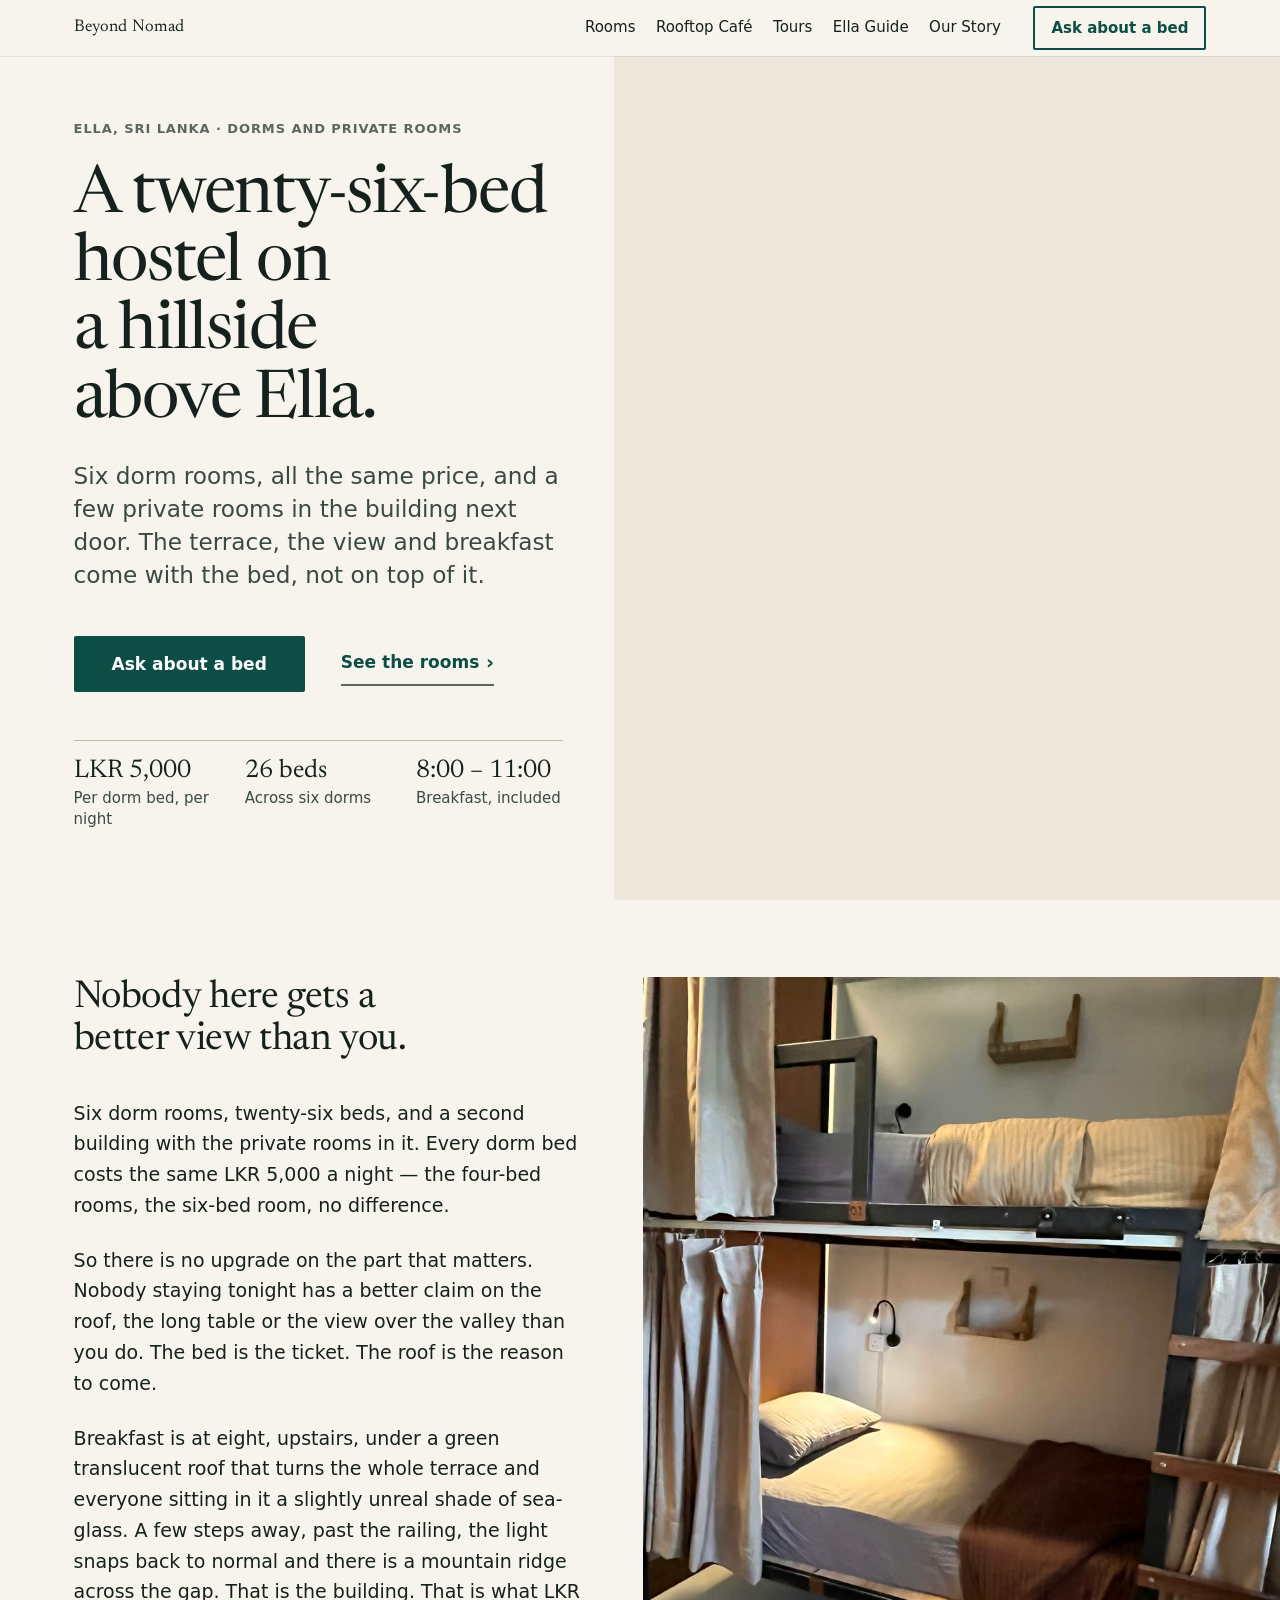
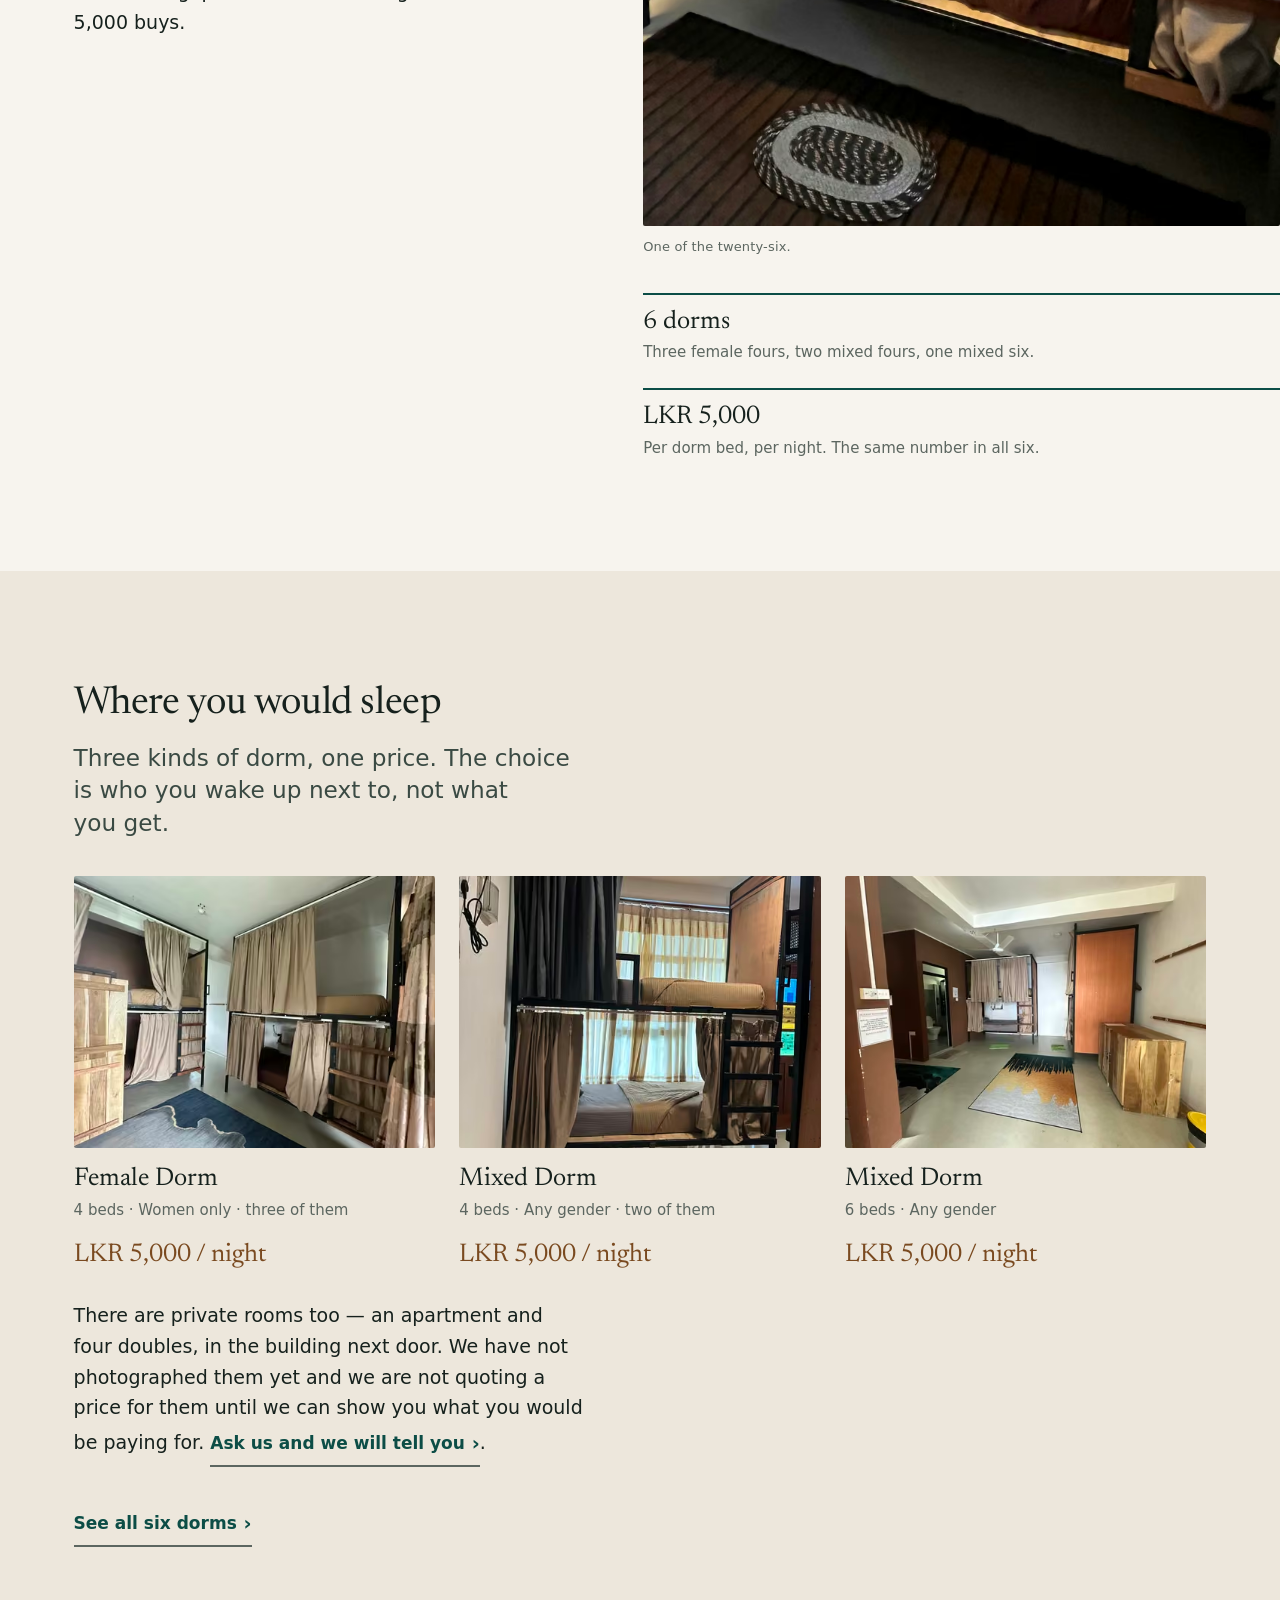
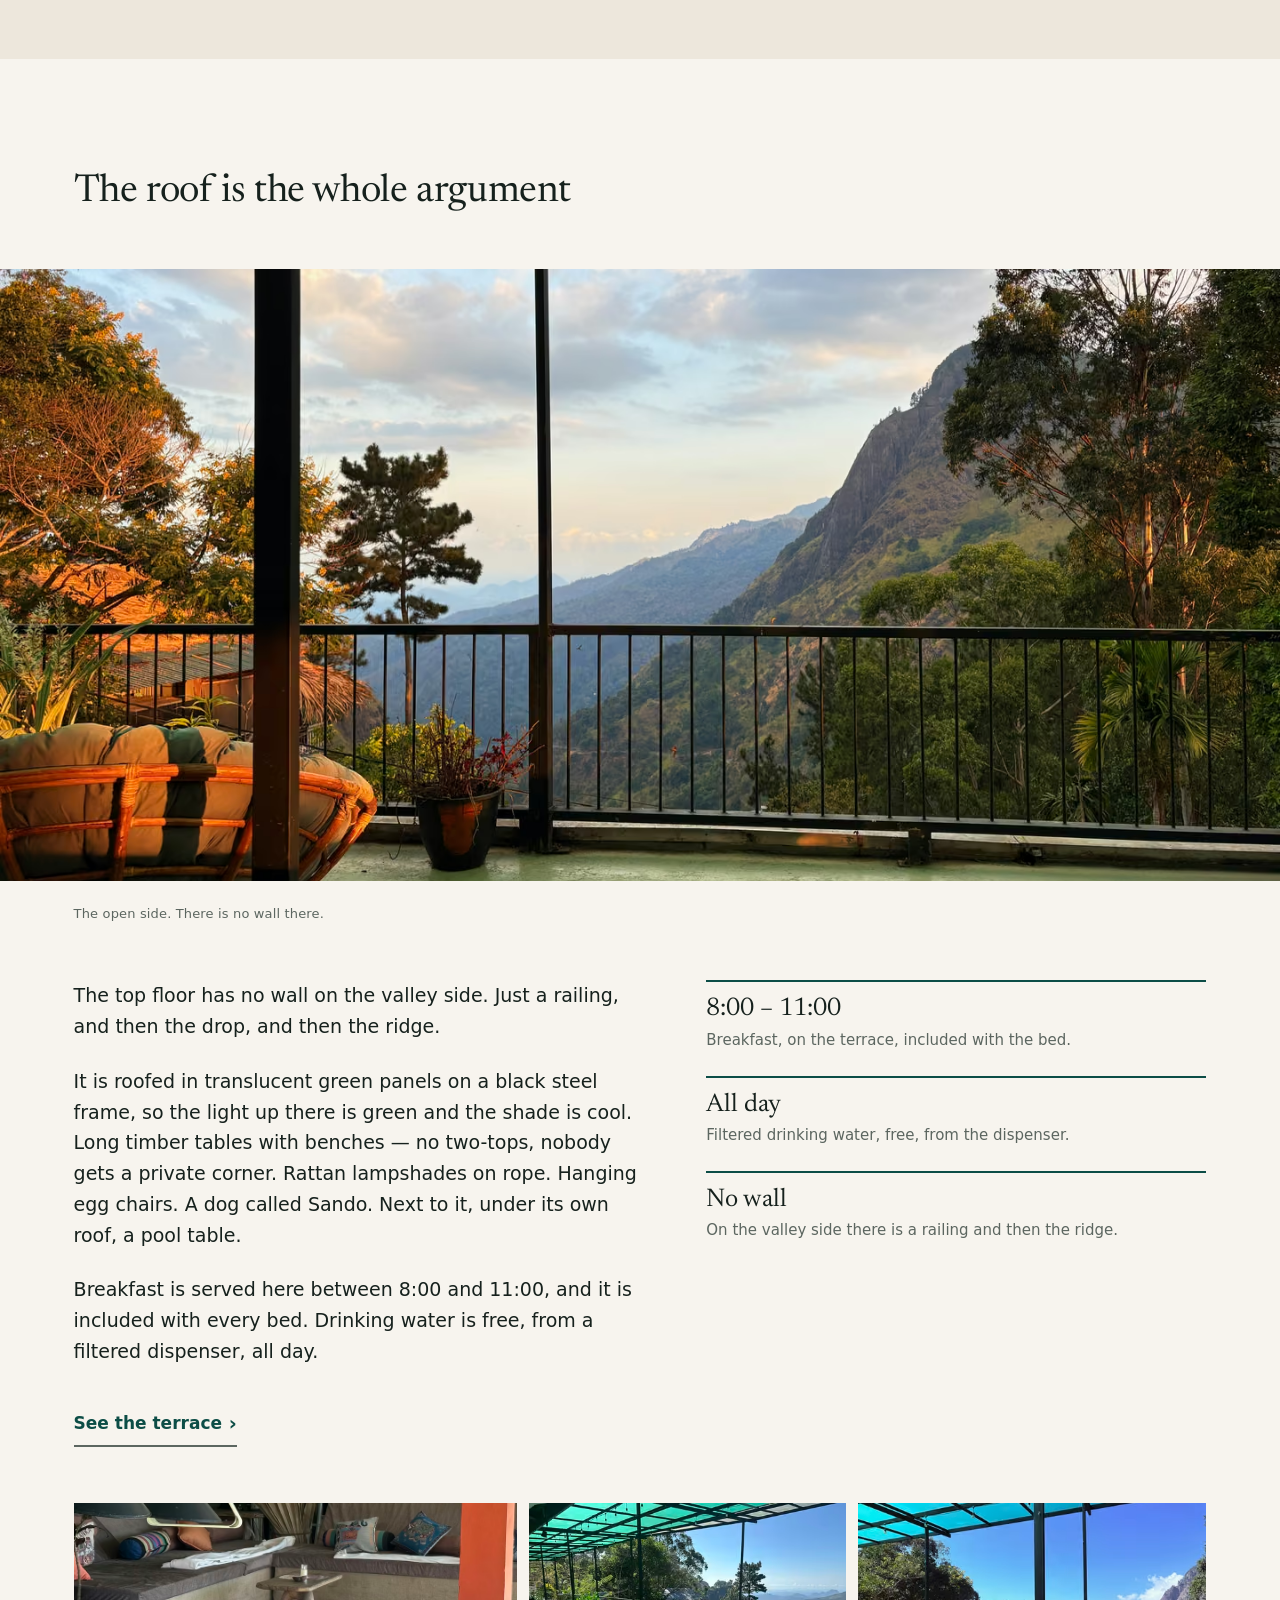
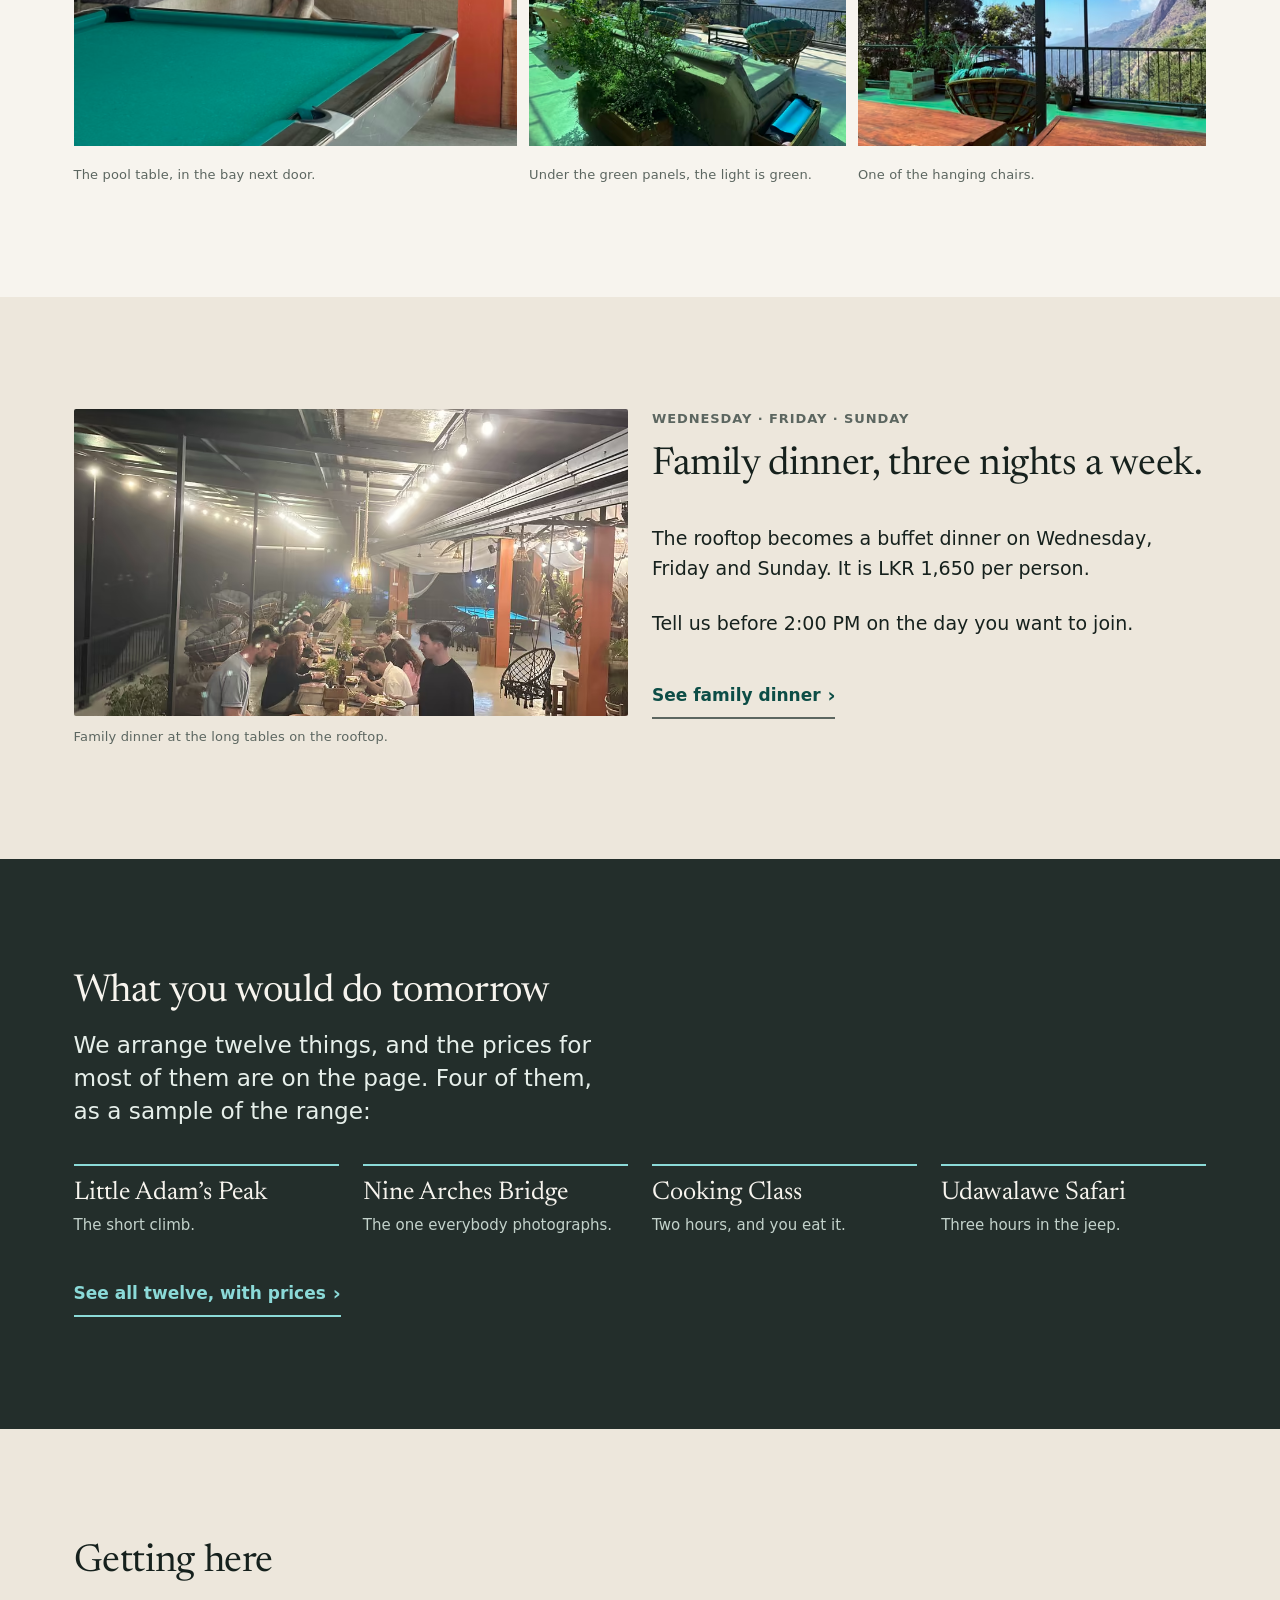
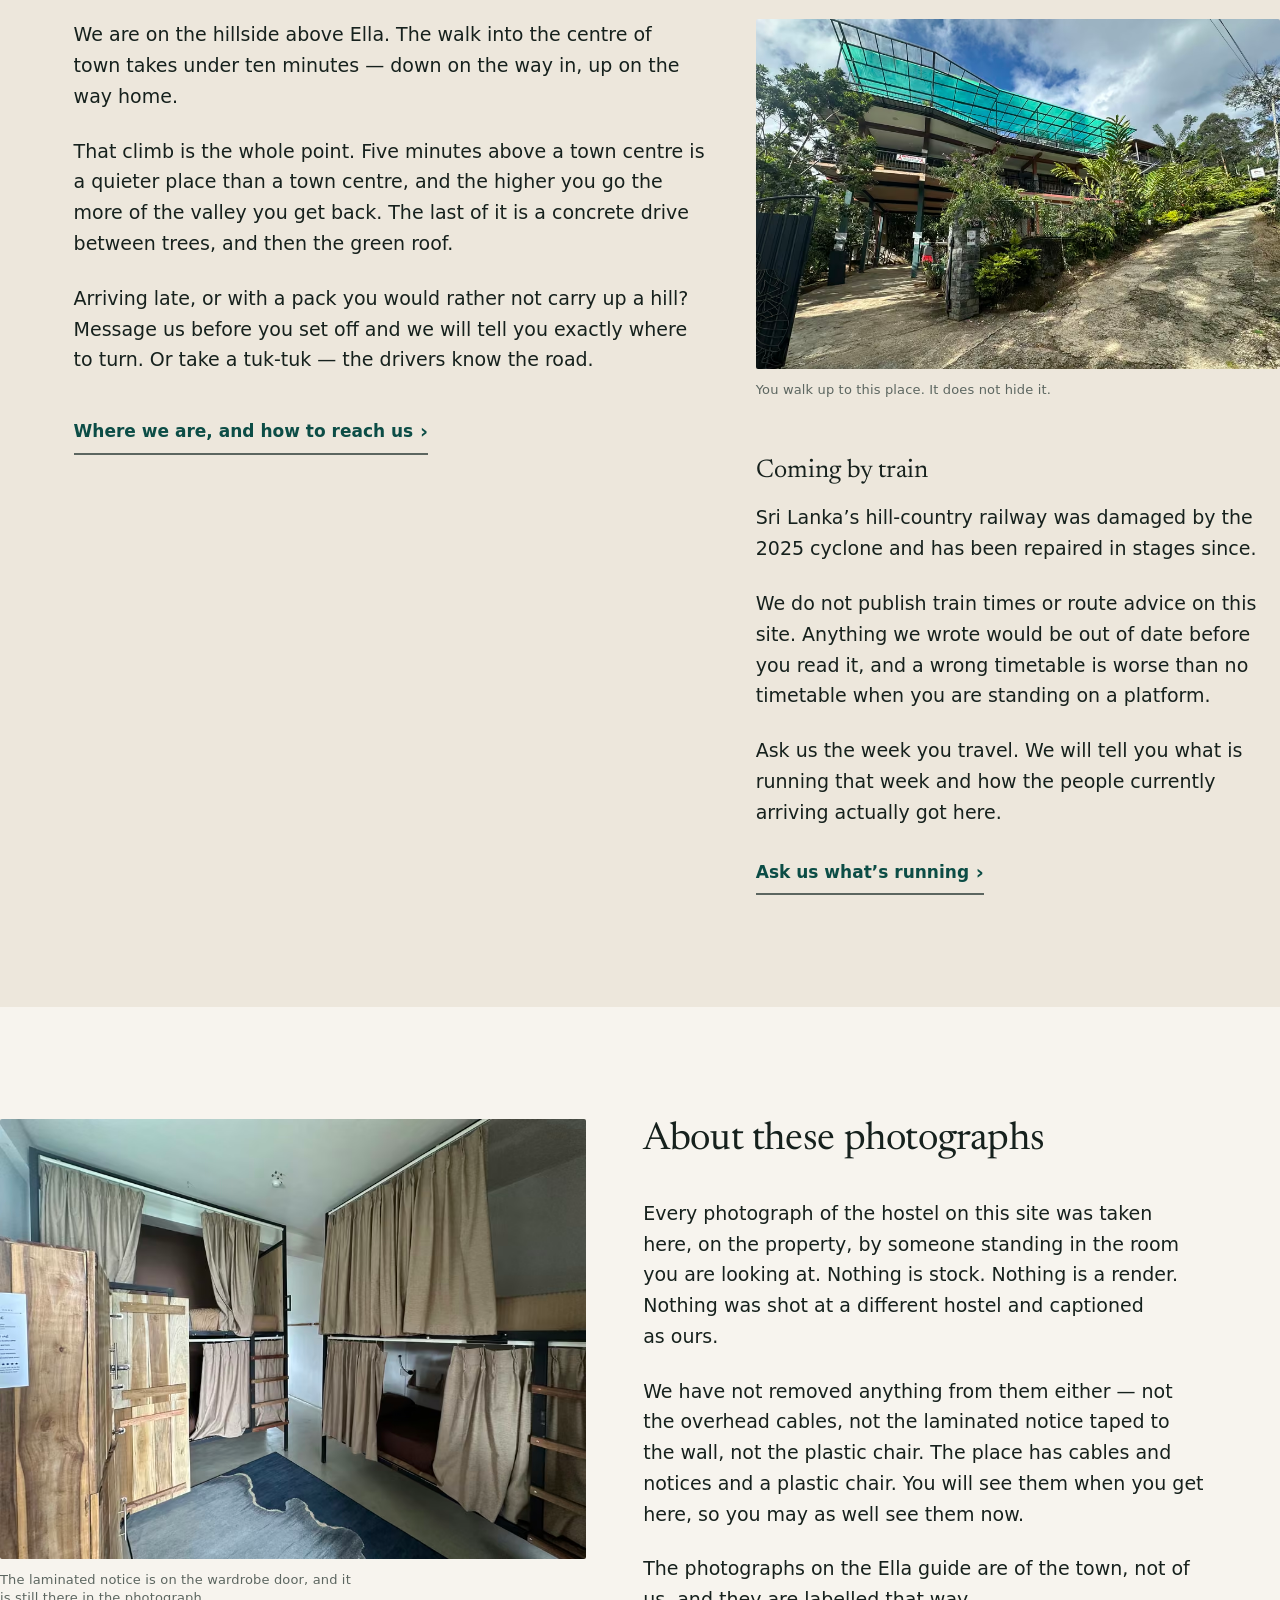
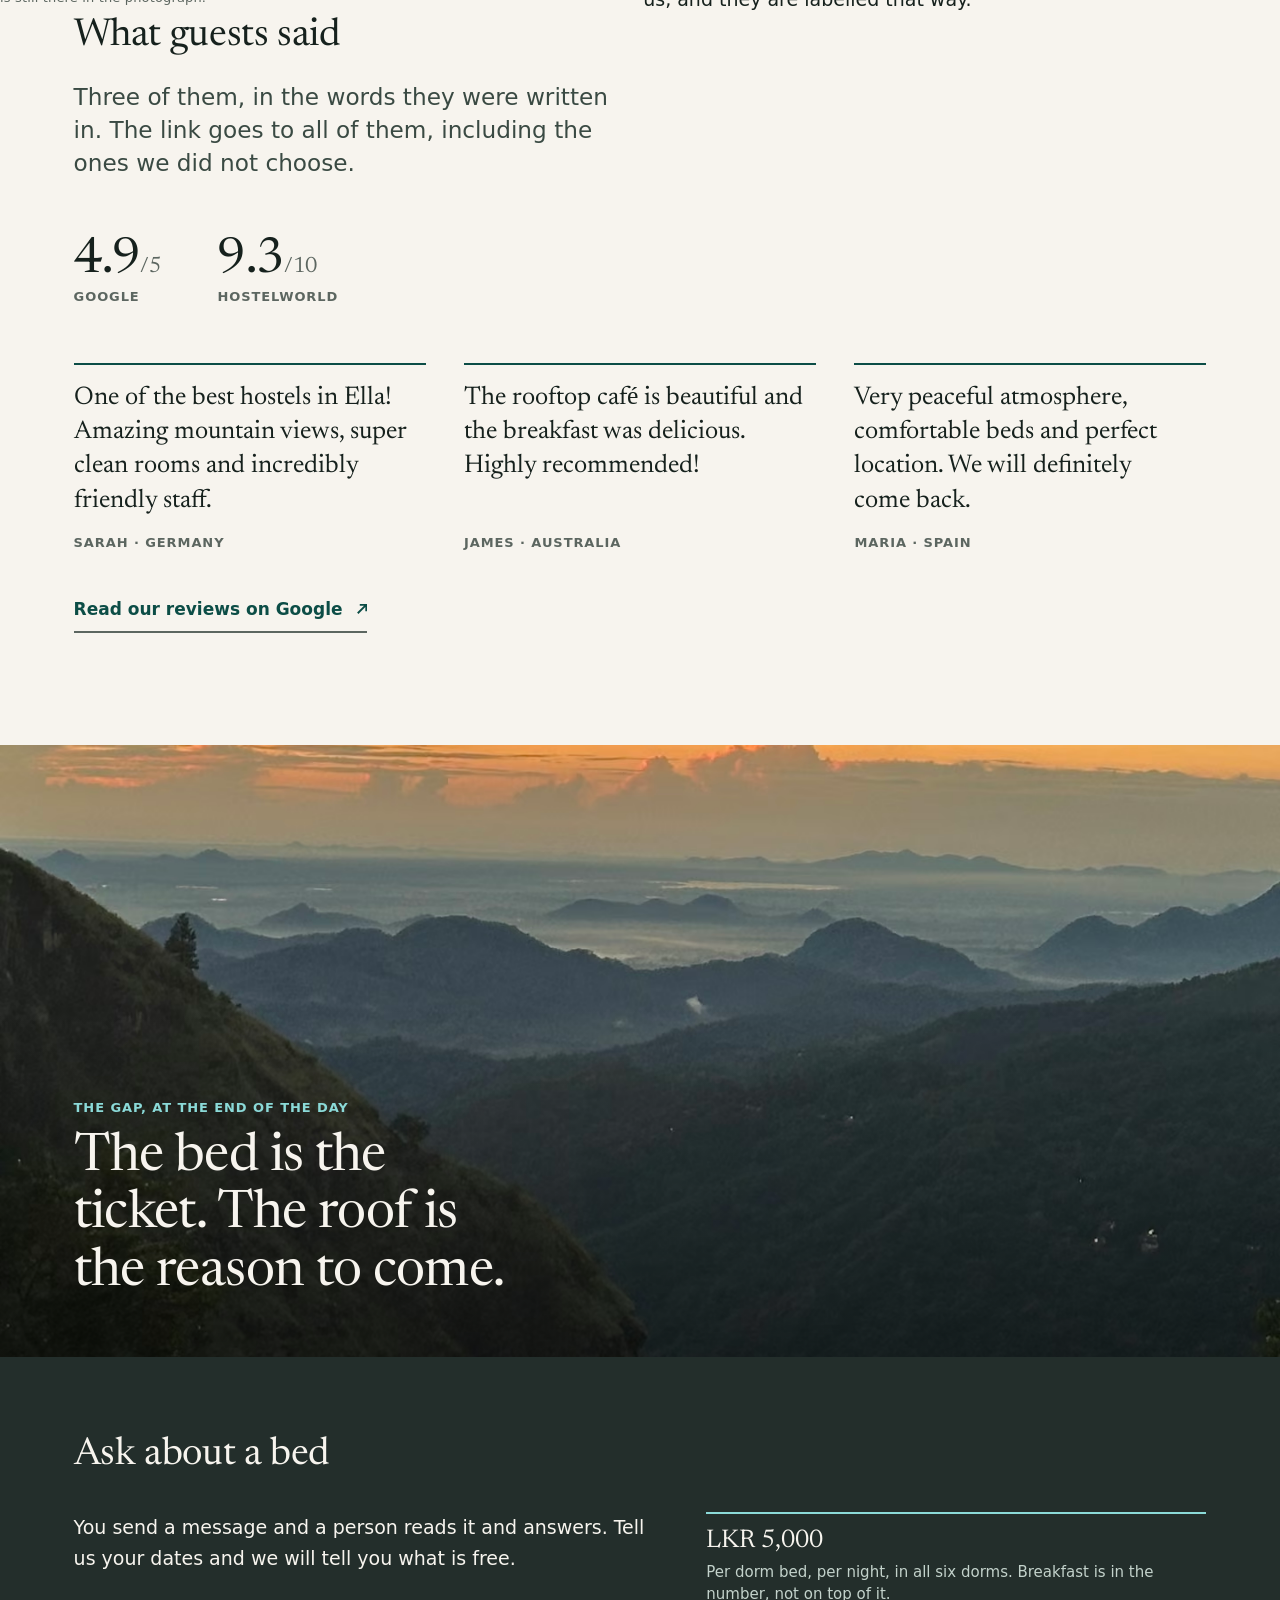
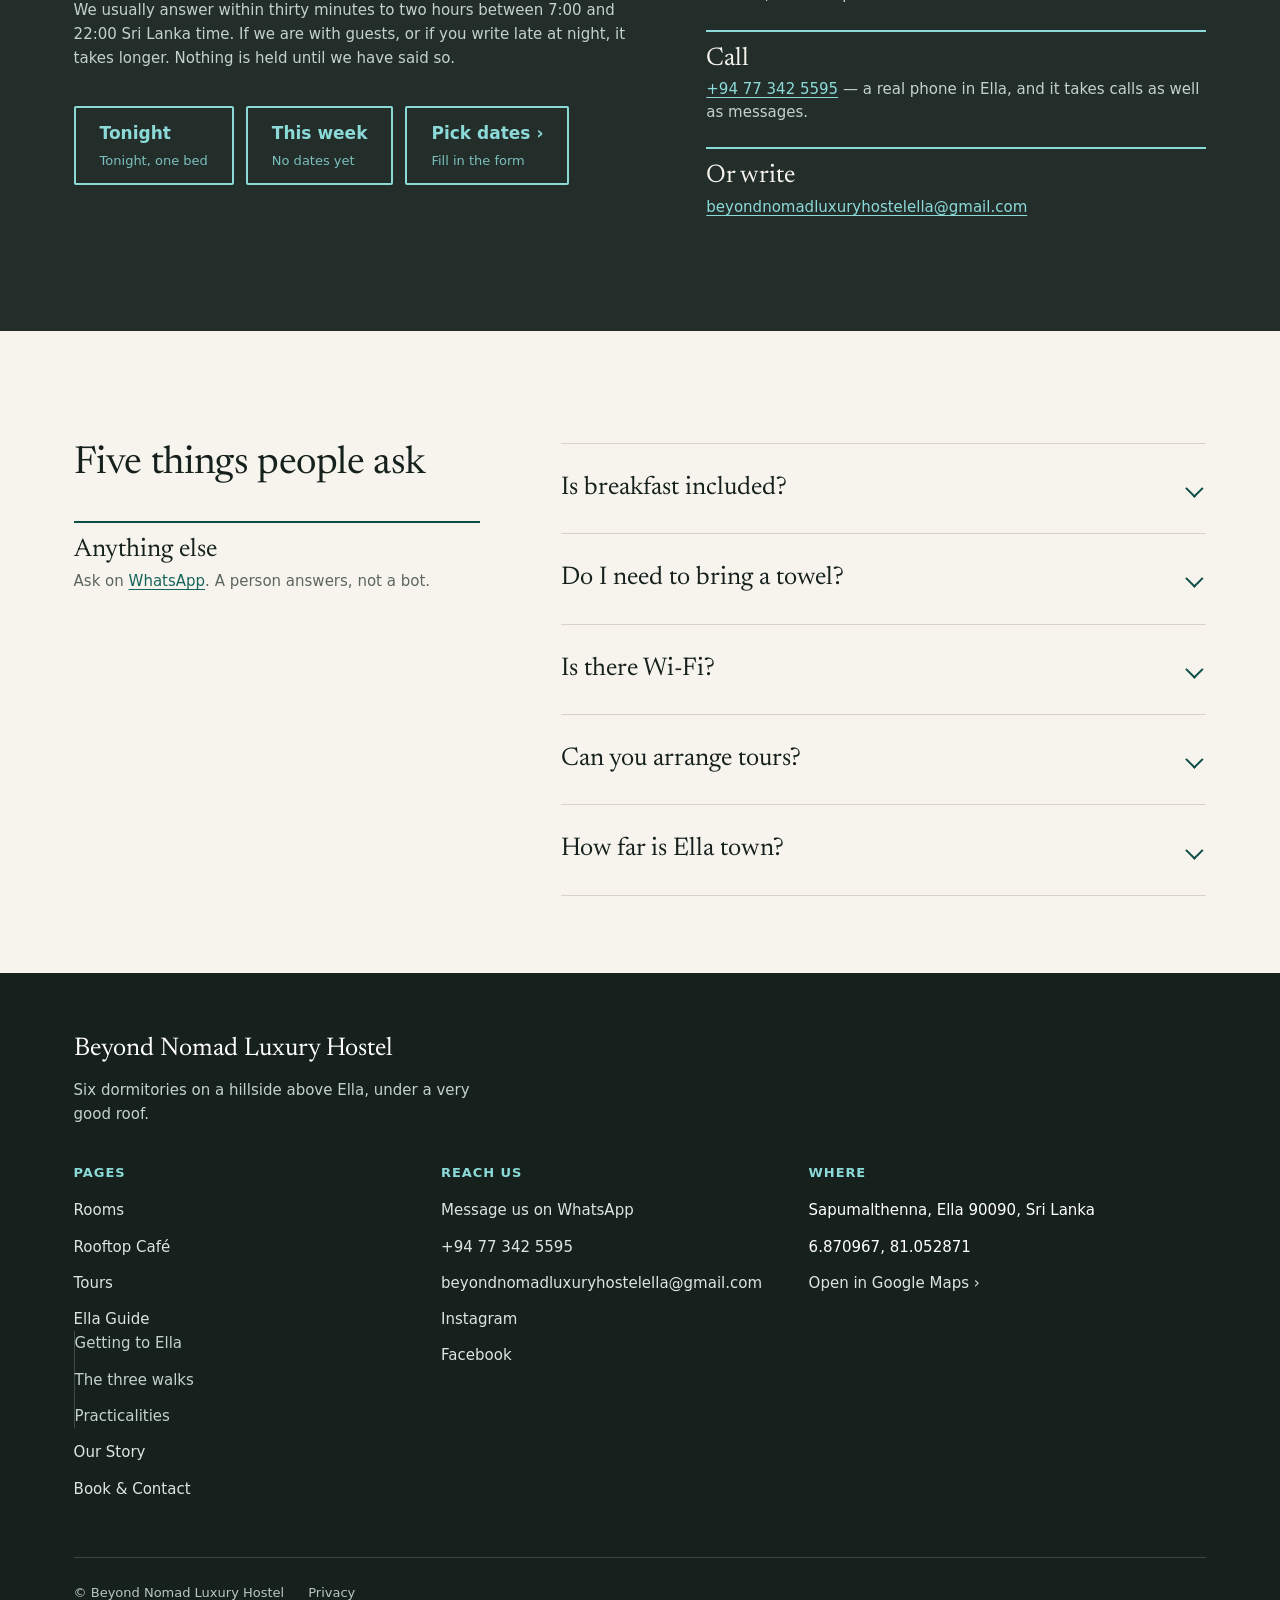
<file: index.html>
<!DOCTYPE html>
<html lang="en">
<head>
<meta charset="utf-8">
<meta name="viewport" content="width=device-width, initial-scale=1">
<title>Beyond Nomad — a 26-bed hostel in Ella, Sri Lanka</title>
<meta name="description" content="Six dorm rooms, twenty-six beds, one price: LKR 5,000 per dorm bed. Breakfast 8:00–11:00 and a rooftop terrace facing the ridge. Under 10 min from town.">
<link rel="canonical" href="https://beyondnomadhostel.com/">
<meta name="theme-color" content="#0E4636">
<meta property="og:site_name" content="Beyond Nomad Luxury Hostel">
<meta property="og:type" content="website">
<meta property="og:locale" content="en">
<meta property="og:url" content="https://beyondnomadhostel.com/">
<meta property="og:title" content="A 26-bed hostel on a hillside above Ella">
<meta property="og:description" content="Six dorm rooms, one price, and a rooftop terrace facing the ridge. Breakfast included. LKR 5,000 per dorm bed.">
<meta property="og:image" content="https://beyondnomadhostel.com/assets/img/og-terrace.jpg">
<meta property="og:image:width" content="1200">
<meta property="og:image:height" content="630">
<meta property="og:image:alt" content="The rooftop terrace at Beyond Nomad, facing a mountain ridge across the Ella valley.">
<meta name="twitter:card" content="summary_large_image">
<link rel="icon" href="/assets/favicon.svg" type="image/svg+xml">
<link rel="apple-touch-icon" href="/assets/apple-touch-icon.png">
<link rel="stylesheet" href="/assets/css/site.css">

<link rel="preload" as="image" type="image/avif" media="(max-width: 899px)" imagesizes="100vw"
      imagesrcset="/assets/img/terrace-bench-ridge-480.avif 480w, /assets/img/terrace-bench-ridge-960.avif 960w">
<link rel="preload" as="image" type="image/avif" media="(min-width: 900px)" imagesizes="52vw"
      imagesrcset="/assets/img/terrace-two-guests-960.avif 960w, /assets/img/terrace-two-guests-1440.avif 1440w">
</head>
<body>
<a class="skip-link" href="#main">Skip to content</a>

<header class="header" id="site-header">
  <div class="header__inner">
    <a class="wordmark" href="/" aria-label="Beyond Nomad Luxury Hostel — home">Beyond Nomad</a>
    <button class="menu-btn" type="button" id="menu-open" aria-expanded="false" aria-controls="site-menu">
      <svg viewBox="0 0 18 18" aria-hidden="true" focusable="false"><path d="M1 4h16M1 9h16M1 14h16" stroke="currentColor" stroke-width="1.8" fill="none"/></svg>
      Menu
    </button>
    <nav class="nav-desktop" aria-label="Main">
      <a href="/rooms/">Rooms</a>
      <a href="/breakfast/">Rooftop Café</a>
      <a href="/tours/">Tours</a>
      <a href="/ella/">Ella Guide</a>
      <a href="/story/">Our Story</a>
      <a class="btn btn--outline btn--sm" href="/book/">Ask about a bed</a>
    </nav>
  </div>
</header>

<div class="menu" id="site-menu" role="dialog" aria-modal="true" aria-label="Site menu" data-open="false">
  <div class="menu__top">
    <span class="wordmark" aria-hidden="true">Beyond Nomad</span>
    <button class="menu__close" type="button" id="menu-close" aria-label="Close menu">
      Close
      <svg viewBox="0 0 18 18" aria-hidden="true" focusable="false"><path d="M3 3l12 12M15 3L3 15" stroke="currentColor" stroke-width="1.8" fill="none"/></svg>
    </button>
  </div>
  <ul class="menu__list">
    <li><a href="/rooms/">Rooms</a></li>
    <li><a href="/breakfast/">Rooftop Café</a></li>
    <li><a href="/tours/">Tours</a></li>
    <li><a href="/ella/">Ella Guide</a></li>
    <li><a href="/story/">Our Story</a></li>
    <li><a href="/book/">Book &amp; Contact</a></li>
  </ul>
  <div class="menu__contact">
    <a href="https://wa.me/94773425595" data-wa data-wa-intent="bed">Message us on WhatsApp</a>
    <a href="https://instagram.com/beyond_nomad_ella" rel="noopener">Instagram</a>
    <a href="tel:+94773425595">+94 77 342 5595</a>
  </div>
</div>

<main id="main">

  
  <section class="fold">
    <div class="fold__panel">
      
      <p class="eyebrow fold__eyebrow"><span style="white-space:nowrap">Ella, Sri Lanka</span> · Dorms and private rooms</p>
      <h1><span style="white-space:nowrap">A twenty-six-bed</span> hostel on a hillside above Ella.</h1>
      <p class="lede fold__sub">Six dorm rooms, all the same price, and a few private rooms in the building next door. The terrace, the view and breakfast come with the bed, not on top of it.</p>
      <div class="fold__actions">
        <a class="btn btn--primary" href="/book/">Ask about a bed</a>
        <a class="link-more" href="/rooms/">See the rooms</a>
      </div>
      <ul class="fold__facts">
        <li><b>LKR 5,000</b>Per dorm bed, per night</li>
        <li><b>26 beds</b>Across six dorms</li>
        <li><b>8:00 – 11:00</b>Breakfast, included</li>
      </ul>
    </div>
    <div class="fold__media">
      <picture>
        <source media="(min-width: 900px)" type="image/avif" sizes="52vw"
          srcset="/assets/img/terrace-two-guests-960.avif 960w, /assets/img/terrace-two-guests-1440.avif 1440w">
        <source media="(min-width: 900px)" type="image/webp" sizes="52vw"
          srcset="/assets/img/terrace-two-guests-960.webp 960w, /assets/img/terrace-two-guests-1440.webp 1440w">
        <source type="image/avif" sizes="100vw"
          srcset="/assets/img/terrace-bench-ridge-480.avif 480w, /assets/img/terrace-bench-ridge-960.avif 960w">
        <source type="image/webp" sizes="100vw"
          srcset="/assets/img/terrace-bench-ridge-480.webp 480w, /assets/img/terrace-bench-ridge-960.webp 960w">
        
        <img src="/assets/img/terrace-bench-ridge-1440.jpg" fetchpriority="high" decoding="async"
             alt="Two people sitting at a long timber table on the hostel’s rooftop terrace, seen from behind, facing a mountain ridge across a valley.">
      </picture>
    </div>
  </section>

  
  <section class="section">
    <div class="wrap">
      <div class="spread spread--media spread--bleed">
        <div class="prose">
          <h2>Nobody here gets a better view than you.</h2>
          <p>Six dorm rooms, twenty-six beds, and a second building with the private rooms in it. Every dorm bed costs the same LKR 5,000 a night — the four-bed rooms, the six-bed room, no difference.</p>
          <p>So there is no upgrade on the part that matters. Nobody staying tonight has a better claim on the roof, the long table or the view over the valley than you do. The bed is the ticket. The roof is the reason to come.</p>
          <p>Breakfast is at eight, upstairs, under a green translucent roof that turns the whole terrace and everyone sitting in it a slightly unreal shade of sea-glass. A few steps away, past the railing, the light snaps back to normal and there is a mountain ridge across the gap. That is the building. That is what LKR 5,000 buys.</p>
          
          
        </div>
        <div class="spread__aside">
          <figure class="fig">
            <div class="fig__frame">
              <picture>
                <source type="image/avif" sizes="(min-width: 1024px) 44vw, 92vw" srcset="/assets/img/dorm-bed-shelf-480.avif 480w, /assets/img/dorm-bed-shelf-960.avif 960w, /assets/img/dorm-bed-shelf-1440.avif 1440w">
                <source type="image/webp" sizes="(min-width: 1024px) 44vw, 92vw" srcset="/assets/img/dorm-bed-shelf-480.webp 480w, /assets/img/dorm-bed-shelf-960.webp 960w, /assets/img/dorm-bed-shelf-1440.webp 1440w">
                <img src="/assets/img/dorm-bed-shelf-1440.jpg" width="2870" height="3827" loading="lazy" decoding="async"
                     alt="A lower bunk with its curtain drawn back: a reading lamp, a power socket and a small wooden shelf at the head of the bed.">
              </picture>
            </div>
            <figcaption>One of the twenty-six.</figcaption>
          </figure>
          <p class="marginal" style="margin-top:var(--s6)"><b>6 dorms</b>Three female fours, two mixed fours, one mixed six.</p>
          <p class="marginal"><b>LKR 5,000</b>Per dorm bed, per night. The same number in all six.</p>
        </div>
      </div>
    </div>
  </section>

  
  <section class="section section--paper2">
    <div class="wrap">
      <h2>Where you would sleep</h2>
      <p class="lede" style="margin:var(--s4) 0 var(--s6);max-width:32rem">Three kinds of dorm, one price. The choice is who you wake up next to, not what you get.</p>
      <ul class="cards cards--3 scroller">
        <li>
          <div class="card"><a class="card__link" href="/rooms/#female-4">
            <div class="card__frame">
              <picture>
                <source type="image/avif" sizes="(min-width: 760px) 30vw, 88vw" srcset="/assets/img/dorm-female4-beds-480.avif 480w, /assets/img/dorm-female4-beds-960.avif 960w, /assets/img/dorm-female4-beds-1440.avif 1440w">
                <source type="image/webp" sizes="(min-width: 760px) 30vw, 88vw" srcset="/assets/img/dorm-female4-beds-480.webp 480w, /assets/img/dorm-female4-beds-960.webp 960w, /assets/img/dorm-female4-beds-1440.webp 1440w">
                <img src="/assets/img/dorm-female4-beds-1440.jpg" width="1440" height="1080" loading="lazy" decoding="async"
                     alt="A four-bed dormitory: two sets of bunks with full-length curtains, a timber wardrobe and a rug between them.">
              </picture>
            </div>
            <div class="card__body">
              <h3 class="card__title">Female Dorm</h3>
              <p class="card__meta">4 beds · Women only · three of them</p>
              <p class="card__price">LKR 5,000 / night</p>
            </div>
          </a></div>
        </li>
        <li>
          <div class="card"><a class="card__link" href="/rooms/#mixed-4">
            
            <div class="card__frame">
              <picture>
                <source type="image/avif" sizes="(min-width: 760px) 30vw, 88vw" srcset="/assets/img/dorm-mixed4-fan-480.avif 480w, /assets/img/dorm-mixed4-fan-960.avif 960w, /assets/img/dorm-mixed4-fan-1440.avif 1440w">
                <source type="image/webp" sizes="(min-width: 760px) 30vw, 88vw" srcset="/assets/img/dorm-mixed4-fan-480.webp 480w, /assets/img/dorm-mixed4-fan-960.webp 960w, /assets/img/dorm-mixed4-fan-1440.webp 1440w">
                <img src="/assets/img/dorm-mixed4-fan-1440.jpg" width="1440" height="1920" loading="lazy" decoding="async"
                     alt="A bunk in a four-bed mixed dorm with the curtains drawn back, a wall fan above it and a curtained window behind.">
              </picture>
            </div>
            <div class="card__body">
              <h3 class="card__title">Mixed Dorm</h3>
              <p class="card__meta">4 beds · Any gender · two of them</p>
              <p class="card__price">LKR 5,000 / night</p>
            </div>
          </a></div>
        </li>
        <li>
          <div class="card"><a class="card__link" href="/rooms/#mixed-6">
            <div class="card__frame">
              <picture>
                <source type="image/avif" sizes="(min-width: 760px) 30vw, 88vw" srcset="/assets/img/dorm-mixed-6-480.avif 480w, /assets/img/dorm-mixed-6-960.avif 960w, /assets/img/dorm-mixed-6-1440.avif 1440w">
                <source type="image/webp" sizes="(min-width: 760px) 30vw, 88vw" srcset="/assets/img/dorm-mixed-6-480.webp 480w, /assets/img/dorm-mixed-6-960.webp 960w, /assets/img/dorm-mixed-6-1440.webp 1440w">
                <img src="/assets/img/dorm-mixed-6-1440.jpg" width="1440" height="1080" loading="lazy" decoding="async"
                     alt="A six-bed dormitory with three sets of bunks and a ceiling fan.">
              </picture>
            </div>
            <div class="card__body">
              <h3 class="card__title">Mixed Dorm</h3>
              <p class="card__meta">6 beds · Any gender</p>
              <p class="card__price">LKR 5,000 / night</p>
            </div>
          </a></div>
        </li>
      </ul>
      <p class="scroller-count">Swipe · three kinds of dorm</p>
      <p style="margin-top:var(--s5);max-width:32rem">There are private rooms too — an apartment and four doubles, in the building next door. We have not photographed them yet and we are not quoting a price for them until we can show you what you would be paying for. <a class="link-more" href="/book/">Ask us and we will tell you</a>.</p>
      
      <p style="margin-top:var(--s6)"><a class="link-more" href="/rooms/">See all six dorms</a></p>
    </div>
  </section>

  
  <section class="section">
    <div class="wrap">
      <h2>The roof is the whole argument</h2>
    </div>
    <figure class="plate">
      <div class="plate__frame">
        <picture>
          <source type="image/avif" sizes="100vw" srcset="/assets/img/terrace-ridge-warm-960.avif 960w, /assets/img/terrace-ridge-warm-1440.avif 1440w, /assets/img/terrace-ridge-warm-1920.avif 1920w">
          <source type="image/webp" sizes="100vw" srcset="/assets/img/terrace-ridge-warm-960.webp 960w, /assets/img/terrace-ridge-warm-1440.webp 1440w, /assets/img/terrace-ridge-warm-1920.webp 1920w">
          <img src="/assets/img/terrace-ridge-warm-1440.jpg" width="1440" height="1080" loading="lazy" decoding="async"
               alt="The terrace looking out: a railing, potted plants, and the mountain ridge across the valley in late light.">
        </picture>
      </div>
      <figcaption>The open side. There is no wall there.</figcaption>
    </figure>
    <div class="wrap">
      <div class="spread">
        <div class="prose">
          <p>The top floor has no wall on the valley side. Just a railing, and then the drop, and then the ridge.</p>
          <p>It is roofed in translucent green panels on a black steel frame, so the light up there is green and the shade is cool. Long timber tables with benches — no two-tops, nobody gets a private corner. Rattan lampshades on rope. Hanging egg chairs. A dog called Sando. Next to it, under its own roof, a pool table.</p>
          <p>Breakfast is served here between 8:00 and 11:00, and it is included with every bed. Drinking water is free, from a filtered dispenser, all day.</p>
          <p style="margin-top:var(--s6)"><a class="link-more" href="/breakfast/">See the terrace</a></p>
        </div>
        <div class="spread__aside">
          <p class="marginal"><b>8:00 – 11:00</b>Breakfast, on the terrace, included with the bed.</p>
          <p class="marginal"><b>All day</b>Filtered drinking water, free, from the dispenser.</p>
          <p class="marginal"><b>No wall</b>On the valley side there is a railing and then the ridge.</p>
        </div>
      </div>

      
      <ul class="strip strip--3" style="margin-top:var(--s7)">
        <li>
          <figure>
            <picture>
              <source type="image/avif" sizes="(min-width: 760px) 40vw, 68vw" srcset="/assets/img/pool-table-bay-480.avif 480w, /assets/img/pool-table-bay-960.avif 960w, /assets/img/pool-table-bay-1440.avif 1440w">
              <source type="image/webp" sizes="(min-width: 760px) 40vw, 68vw" srcset="/assets/img/pool-table-bay-480.webp 480w, /assets/img/pool-table-bay-960.webp 960w, /assets/img/pool-table-bay-1440.webp 1440w">
              <img src="/assets/img/pool-table-bay-1440.jpg" width="1440" height="1116" loading="lazy" decoding="async"
                   alt="A pool table under hanging metal lamps, with a cushioned banquette behind it, dried-palm columns and a red-painted pillar.">
            </picture>
            <figcaption>The pool table, in the bay next door.</figcaption>
          </figure>
        </li>
        <li>
          <figure>
            <picture>
              <source type="image/avif" sizes="(min-width: 760px) 29vw, 68vw" srcset="/assets/img/lounge-cushions-480.avif 480w, /assets/img/lounge-cushions-960.avif 960w, /assets/img/lounge-cushions-1440.avif 1440w">
              <source type="image/webp" sizes="(min-width: 760px) 29vw, 68vw" srcset="/assets/img/lounge-cushions-480.webp 480w, /assets/img/lounge-cushions-960.webp 960w, /assets/img/lounge-cushions-1440.webp 1440w">
              <img src="/assets/img/lounge-cushions-1440.jpg" width="1440" height="1080" loading="lazy" decoding="async"
                   alt="Built-in benches with teal cushions and a round rattan chair under the green roof, a planter of herbs in front and the valley past the railing.">
            </picture>
            <figcaption>Under the green panels, the light is green.</figcaption>
          </figure>
        </li>
        <li>
          <figure>
            <picture>
              <source type="image/avif" sizes="(min-width: 760px) 31vw, 68vw" srcset="/assets/img/terrace-hanging-chair-480.avif 480w, /assets/img/terrace-hanging-chair-960.avif 960w, /assets/img/terrace-hanging-chair-1440.avif 1440w">
              <source type="image/webp" sizes="(min-width: 760px) 31vw, 68vw" srcset="/assets/img/terrace-hanging-chair-480.webp 480w, /assets/img/terrace-hanging-chair-960.webp 960w, /assets/img/terrace-hanging-chair-1440.webp 1440w">
              <img src="/assets/img/terrace-hanging-chair-1440.jpg" width="1440" height="1080" loading="lazy" decoding="async"
                   alt="A hanging rattan egg chair on the terrace, facing the valley.">
            </picture>
            <figcaption>One of the hanging chairs.</figcaption>
          </figure>
        </li>
      </ul>
    </div>
  </section>

  <section class="section section--paper2" id="family-dinner">
    <div class="wrap">
      <div class="duo duo--even">
        <figure class="fig" style="margin:0">
          <div class="fig__frame">
            <picture>
              <source type="image/avif" sizes="(min-width: 720px) 45vw, 92vw" srcset="/assets/img/family-dinner-rooftop-480.avif 480w, /assets/img/family-dinner-rooftop-960.avif 960w, /assets/img/family-dinner-rooftop-1440.avif 1440w, /assets/img/family-dinner-rooftop-1920.avif 1920w">
              <source type="image/webp" sizes="(min-width: 720px) 45vw, 92vw" srcset="/assets/img/family-dinner-rooftop-480.webp 480w, /assets/img/family-dinner-rooftop-960.webp 960w, /assets/img/family-dinner-rooftop-1440.webp 1440w, /assets/img/family-dinner-rooftop-1920.webp 1920w">
              <img src="/assets/img/family-dinner-rooftop-1440.jpg" width="1440" height="1920" loading="lazy" decoding="async" alt="Guests eating a buffet family dinner together at the long tables on the rooftop terrace.">
            </picture>
          </div>
          <figcaption>Family dinner at the long tables on the rooftop.</figcaption>
        </figure>
        <div class="prose">
          <p class="eyebrow">Wednesday · Friday · Sunday</p>
          <h2>Family dinner, three nights a week.</h2>
          <p>The rooftop becomes a buffet dinner on Wednesday, Friday and Sunday. It is LKR 1,650 per person.</p>
          <p>Tell us before 2:00 PM on the day you want to join.</p>
          <p style="margin-top:var(--s6)"><a class="link-more" href="/breakfast/#family-dinner">See family dinner</a></p>
          
        </div>
      </div>
    </div>
  </section>

  
  <section class="section section--dark">
    <div class="wrap">
      <h2>What you would do tomorrow</h2>
      <p class="lede" style="margin:var(--s4) 0 var(--s6);max-width:34rem">We arrange twelve things, and the prices for most of them are on the page. Four of them, as a sample of the range:</p>
      <ul class="cards cards--4">
        <li><div class="card__body" style="padding-top:var(--s3);border-top:2px solid var(--glass)">
          <h3 class="card__title"><a href="/tours/#little-adams-peak" style="color:inherit;text-decoration:none">Little Adam’s Peak</a></h3>
          <p class="card__meta">The short climb.</p>
        </div></li>
        <li><div class="card__body" style="padding-top:var(--s3);border-top:2px solid var(--glass)">
          <h3 class="card__title"><a href="/tours/#nine-arches-bridge" style="color:inherit;text-decoration:none">Nine Arches Bridge</a></h3>
          <p class="card__meta">The one everybody photographs.</p>
        </div></li>
        <li><div class="card__body" style="padding-top:var(--s3);border-top:2px solid var(--glass)">
          <h3 class="card__title"><a href="/tours/#cooking-class" style="color:inherit;text-decoration:none">Cooking Class</a></h3>
          <p class="card__meta">Two hours, and you eat it.</p>
        </div></li>
        <li><div class="card__body" style="padding-top:var(--s3);border-top:2px solid var(--glass)">
          <h3 class="card__title"><a href="/tours/#udawalawe-safari" style="color:inherit;text-decoration:none">Udawalawe Safari</a></h3>
          <p class="card__meta">Three hours in the jeep.</p>
        </div></li>
      </ul>
      <p style="margin-top:var(--s6)"><a class="link-more" href="/tours/">See all twelve, with prices</a></p>
    </div>
  </section>

  

  
  <section class="section section--paper2">
    <div class="wrap">
      <h2>Getting here</h2>
      <div class="split">
        <div class="prose">
          <p>We are on the hillside above Ella. The walk into the centre of town takes under ten minutes — down on the way in, up on the way home.</p>
          <p>That climb is the whole point. Five minutes above a town centre is a quieter place than a town centre, and the higher you go the more of the valley you get back. The last of it is a concrete drive between trees, and then the green roof.</p>
          <p>Arriving late, or with a pack you would rather not carry up a hill? Message us before you set off and we will tell you exactly where to turn. Or take a tuk-tuk — the drivers know the road.</p>
          
          <p style="margin-top:var(--s6)"><a class="link-more" href="/book/#find-us">Where we are, and how to reach us</a></p>
        </div>
        <div class="split__media">
          <figure class="fig" style="margin:0">
            <div class="fig__frame">
              <picture>
                <source type="image/avif" sizes="(min-width: 860px) 42vw, 92vw" srcset="/assets/img/exterior-front-480.avif 480w, /assets/img/exterior-front-960.avif 960w, /assets/img/exterior-front-1440.avif 1440w">
                <source type="image/webp" sizes="(min-width: 720px) 45vw, 92vw" srcset="/assets/img/exterior-front-480.webp 480w, /assets/img/exterior-front-960.webp 960w, /assets/img/exterior-front-1440.webp 1440w">
                <img src="/assets/img/exterior-front-1440.jpg" width="1440" height="1080" loading="lazy" decoding="async"
                     alt="A concrete drive climbing between trees to the building, with the green roof above it.">
              </picture>
            </div>
            <figcaption>You walk up to this place. It does not hide it.</figcaption>
          </figure>

          <h3 style="margin-top:var(--s7)">Coming by train</h3>
          <div class="prose" style="margin-top:var(--s4)">
            
            <p>Sri Lanka’s hill-country railway was damaged by the 2025 cyclone and has been repaired in stages since.</p>
            <p>We do not publish train times or route advice on this site. Anything we wrote would be out of date before you read it, and a wrong timetable is worse than no timetable when you are standing on a platform.</p>
            <p>Ask us the week you travel. We will tell you what is running that week and how the people currently arriving actually got here.</p>
            <p style="margin-top:var(--s5)"><a class="link-more" href="https://wa.me/94773425595" data-wa data-wa-intent="train">Ask us what’s running</a></p>
            
          </div>
        </div>
      </div>
    </div>
  </section>

  
  <section class="section">
    <div class="wrap">
      <div class="spread spread--media spread--bleed spread--flip">
        <div class="prose">
          <h2>About these photographs</h2>
          <p>Every photograph of the hostel on this site was taken here, on the property, by someone standing in the room you are looking at. Nothing is stock. Nothing is a render. Nothing was shot at a different hostel and captioned as ours.</p>
          <p>We have not removed anything from them either — not the overhead cables, not the laminated notice taped to the wall, not the plastic chair. The place has cables and notices and a plastic chair. You will see them when you get here, so you may as well see them now.</p>
          <p>The photographs on the Ella guide are of the town, not of us, and they are labelled that way.</p>
          
        </div>
        <div class="spread__aside">
          <figure class="fig">
            <div class="fig__frame">
              <picture>
                <source type="image/avif" sizes="(min-width: 1024px) 46vw, 92vw" srcset="/assets/img/dorm-interior-wide-480.avif 480w, /assets/img/dorm-interior-wide-960.avif 960w, /assets/img/dorm-interior-wide-1440.avif 1440w">
                <source type="image/webp" sizes="(min-width: 1024px) 46vw, 92vw" srcset="/assets/img/dorm-interior-wide-480.webp 480w, /assets/img/dorm-interior-wide-960.webp 960w, /assets/img/dorm-interior-wide-1440.webp 1440w">
                <img src="/assets/img/dorm-interior-wide-1440.jpg" width="1440" height="1080" loading="lazy" decoding="async"
                     alt="A dormitory seen from the doorway: curtained bunks on both sides, a timber wardrobe with a laminated notice taped to it, and a rug on the floor.">
              </picture>
            </div>
            <figcaption>The laminated notice is on the wardrobe door, and it is still there in the photograph.</figcaption>
          </figure>
        </div>
      </div>

      <h2>What guests said</h2>
      <p class="lede" style="margin-top:var(--s5);margin-bottom:var(--s7)">Three of them, in the words they were written in. The link goes to all of them, including the ones we did not choose.</p>
      <ul class="ratings">
        <li><b>4.9<span>/5</span></b>Google</li>
        <li><b>9.3<span>/10</span></b>Hostelworld</li>
      </ul>
      <ul class="quotes">
        <li><figure>
          <blockquote><p>One of the best hostels in Ella! Amazing mountain views, super clean rooms and incredibly friendly staff.</p></blockquote>
          <figcaption>Sarah · Germany</figcaption>
        </figure></li>
        <li><figure>
          <blockquote><p>The rooftop café is beautiful and the breakfast was delicious. Highly recommended!</p></blockquote>
          <figcaption>James · Australia</figcaption>
        </figure></li>
        <li><figure>
          <blockquote><p>Very peaceful atmosphere, comfortable beds and perfect location. We will definitely come back.</p></blockquote>
          <figcaption>Maria · Spain</figcaption>
        </figure></li>
      </ul>
      <p style="margin-top:var(--s6)"><a class="link-more ext" href="https://share.google/QWraHk0Ga2UpLtPKp" rel="noopener">Read our reviews on Google</a></p>

      
    </div>
  </section>

  
  <section class="plate plate--statement" style="margin:0">
    <picture>
      <source type="image/avif" sizes="100vw" srcset="/assets/img/sunset-ridge-480.avif 480w, /assets/img/sunset-ridge-960.avif 960w, /assets/img/sunset-ridge-1440.avif 1440w">
      <source type="image/webp" sizes="100vw" srcset="/assets/img/sunset-ridge-480.webp 480w, /assets/img/sunset-ridge-960.webp 960w, /assets/img/sunset-ridge-1440.webp 1440w">
      <img src="/assets/img/sunset-ridge-1440.jpg" width="1440" height="1920" loading="lazy" decoding="async"
           alt="The gap at the end of the day: a dark hillside falling away to ranges of hills in haze, under a band of orange cloud.">
    </picture>
    <div class="plate--statement__type">
      <p class="eyebrow">The gap, at the end of the day</p>
      <p class="plate--statement__line">The bed is the ticket. The roof is the reason to come.</p>
    </div>
  </section>

  
  <section class="section section--dark">
    <div class="wrap">
      <h2>Ask about a bed</h2>
      <div class="spread" style="margin-top:var(--s6)">
        <div class="prose">
          <p>You send a message and a person reads it and answers. Tell us your dates and we will tell you what is free.</p>
          <p class="meta">We usually answer within thirty minutes to two hours between 7:00 and 22:00 Sri Lanka time. If we are with guests, or if you write late at night, it takes longer. Nothing is held until we have said so.</p>
          <ul class="chips" style="margin-top:var(--s6)">
            <li><a class="chip" href="https://wa.me/94773425595" data-wa data-wa-intent="tonight">Tonight<small>Tonight, one bed</small></a></li>
            <li><a class="chip" href="https://wa.me/94773425595" data-wa data-wa-intent="this-week">This week<small>No dates yet</small></a></li>
            <li><a class="chip" href="/book/#request">Pick dates ›<small>Fill in the form</small></a></li>
          </ul>
        </div>
        <div class="spread__aside">
          <p class="marginal"><b>LKR 5,000</b>Per dorm bed, per night, in all six dorms. Breakfast is in the number, not on top of it.</p>
          <p class="marginal"><b>Call</b><a href="tel:+94773425595">+94 77 342 5595</a> — a real phone in Ella, and it takes calls as well as messages.</p>
          <p class="marginal"><b>Or write</b><a href="mailto:beyondnomadluxuryhostelella@gmail.com">beyondnomadluxuryhostelella@gmail.com</a></p>
        </div>
      </div>
    </div>
  </section>

  
  <section class="section section--tight">
    <div class="wrap">
      
      <div class="spread spread--rail">
        <div class="spread__aside">
          <h2>Five things people ask</h2>
          <p class="marginal" style="margin-top:var(--s6)"><b>Anything else</b>Ask on <a href="https://wa.me/94773425595" data-wa data-wa-intent="bed">WhatsApp</a>. A person answers, not a bot.</p>
        </div>
      <div class="faq">
        <details>
          <summary>Is breakfast included?</summary>
          <div class="faq__answer"><p>Yes, with every bed, at no extra cost. It is served on the terrace between 8:00 and 11:00.</p></div>
        </details>
        <details>
          <summary>Do I need to bring a towel?</summary>
          <div class="faq__answer"><p>No. Fresh bed linen and a towel are provided, free.</p></div>
        </details>
        <details>
          <summary>Is there Wi-Fi?</summary>
          <div class="faq__answer"><p>Yes, free, and it works in the dorms as well as on the terrace.</p></div>
        </details>
        <details>
          <summary>Can you arrange tours?</summary>
          <div class="faq__answer"><p>Yes — twelve of them, on the <a href="/tours/">tours page</a>, with prices for most. You ask us, we arrange it.</p></div>
        </details>
        <details>
          <summary>How far is Ella town?</summary>
          <div class="faq__answer"><p>Under ten minutes on foot — downhill into town, uphill on the way home. Tuk-tuk drivers know the road if you would rather ride. <a href="/book/#find-us">Finding us</a> has the details.</p></div>
        </details>
      </div>
      </div>
    </div>
  </section>

</main>

<footer class="footer">
  <div class="wrap">
    <p class="footer__brand">Beyond Nomad Luxury Hostel</p>
    <p class="footer__tag">Six dormitories on a hillside above Ella, under a very good roof.</p>
    <div class="footer__cols">
      <div>
        <h2>Pages</h2>
        <ul>
          <li><a href="/rooms/">Rooms</a></li>
          <li><a href="/breakfast/">Rooftop Café</a></li>
          <li><a href="/tours/">Tours</a></li>
          <li><a href="/ella/">Ella Guide</a>
            <ul class="footer__sub">
              <li><a href="/ella/getting-here/">Getting to Ella</a></li>
              <li><a href="/ella/walks/">The three walks</a></li>
              <li><a href="/ella/practicalities/">Practicalities</a></li>
            </ul>
          </li>
          <li><a href="/story/">Our Story</a></li>
          <li><a href="/book/">Book &amp; Contact</a></li>
        </ul>
      </div>
      <div>
        <h2>Reach us</h2>
        <ul>
          <li><a href="https://wa.me/94773425595" data-wa data-wa-intent="bed">Message us on WhatsApp</a></li>
          <li><a href="tel:+94773425595">+94 77 342 5595</a></li>
          <li><a href="mailto:beyondnomadluxuryhostelella@gmail.com">beyondnomadluxuryhostelella@gmail.com</a></li>
          <li><a href="https://instagram.com/beyond_nomad_ella" rel="noopener">Instagram</a></li>
          <li><a href="https://www.facebook.com/profile.php?id=61566782026271" rel="noopener">Facebook</a></li>
        </ul>
      </div>
      <div>
        <h2>Where</h2>
        <ul>
          <li>Sapumalthenna, Ella 90090, Sri Lanka</li>
          <li>6.870967, 81.052871</li>
          <li><a href="https://www.google.com/maps/search/?api=1&amp;query=6.870967,81.052871" rel="noopener">Open in Google Maps ›</a></li>
        </ul>
      </div>
    </div>
    <div class="footer__legal">
      <span>© Beyond Nomad Luxury Hostel</span>
      <a href="/privacy/">Privacy</a>
    </div>
  </div>
</footer>

<div class="stickybar" inert>
  <a class="stickybar__cta" href="/book/">Ask about a bed</a>
  <span class="stickybar__price">LKR 5,000 per bed</span>
</div>

<script type="application/ld+json">
{
  "@context": "https://schema.org",
  "@type": "Hostel",
  "@id": "https://beyondnomadhostel.com/#hostel",
  "name": "Beyond Nomad Luxury Hostel",
  "url": "https://beyondnomadhostel.com/",
  "image": "https://beyondnomadhostel.com/assets/img/og-terrace.jpg",
  "description": "A twenty-six-bed hostel on a hillside above Ella, Sri Lanka. Six dorm rooms, all LKR 5,000 per bed per night, plus private rooms in a second building, with breakfast served on the rooftop terrace between 8:00 and 11:00.",
  "telephone": "+94773425595",
  "email": "beyondnomadluxuryhostelella@gmail.com",
  "numberOfRooms": 11,
  "address": {
    "@type": "PostalAddress",
    "streetAddress": "Sapumalthenna",
    "addressLocality": "Ella",
    "postalCode": "90090",
    "addressCountry": "LK"
  },
  "geo": { "@type": "GeoCoordinates", "latitude": 6.870967, "longitude": 81.052871 },
  "sameAs": [
    "https://instagram.com/beyond_nomad_ella",
    "https://www.facebook.com/profile.php?id=61566782026271"
  ],
  "amenityFeature": [
    { "@type": "LocationFeatureSpecification", "name": "Complimentary breakfast", "value": true },
    { "@type": "LocationFeatureSpecification", "name": "Free Wi-Fi", "value": true },
    { "@type": "LocationFeatureSpecification", "name": "Bed linen and towel provided", "value": true },
    { "@type": "LocationFeatureSpecification", "name": "Free filtered drinking water", "value": true },
    { "@type": "LocationFeatureSpecification", "name": "Rooftop terrace", "value": true },
    { "@type": "LocationFeatureSpecification", "name": "Pool table", "value": true }
  ]
}
</script>
<script type="application/ld+json">
{
  "@context": "https://schema.org",
  "@type": "FAQPage",
  "mainEntity": [
    { "@type": "Question", "name": "Is breakfast included?",
      "acceptedAnswer": { "@type": "Answer", "text": "Yes, with every bed, at no extra cost. It is served on the terrace between 8:00 and 11:00." } },
    { "@type": "Question", "name": "Do I need to bring a towel?",
      "acceptedAnswer": { "@type": "Answer", "text": "No. Fresh bed linen and a towel are provided, free." } },
    { "@type": "Question", "name": "Is there Wi-Fi?",
      "acceptedAnswer": { "@type": "Answer", "text": "Yes, free, and it works in the dorms as well as on the terrace." } },
    { "@type": "Question", "name": "Can you arrange tours?",
      "acceptedAnswer": { "@type": "Answer", "text": "Yes — twelve of them, on the tours page, with prices for most. You ask us, we arrange it." } },
    { "@type": "Question", "name": "How far is Ella town?",
      "acceptedAnswer": { "@type": "Answer", "text": "Under ten minutes on foot — downhill into town, uphill on the way home. Tuk-tuk drivers know the road if you would rather ride." } }
  ]
}
</script>

<script src="/assets/js/site.js" defer></script>
</body>
</html>
</file>
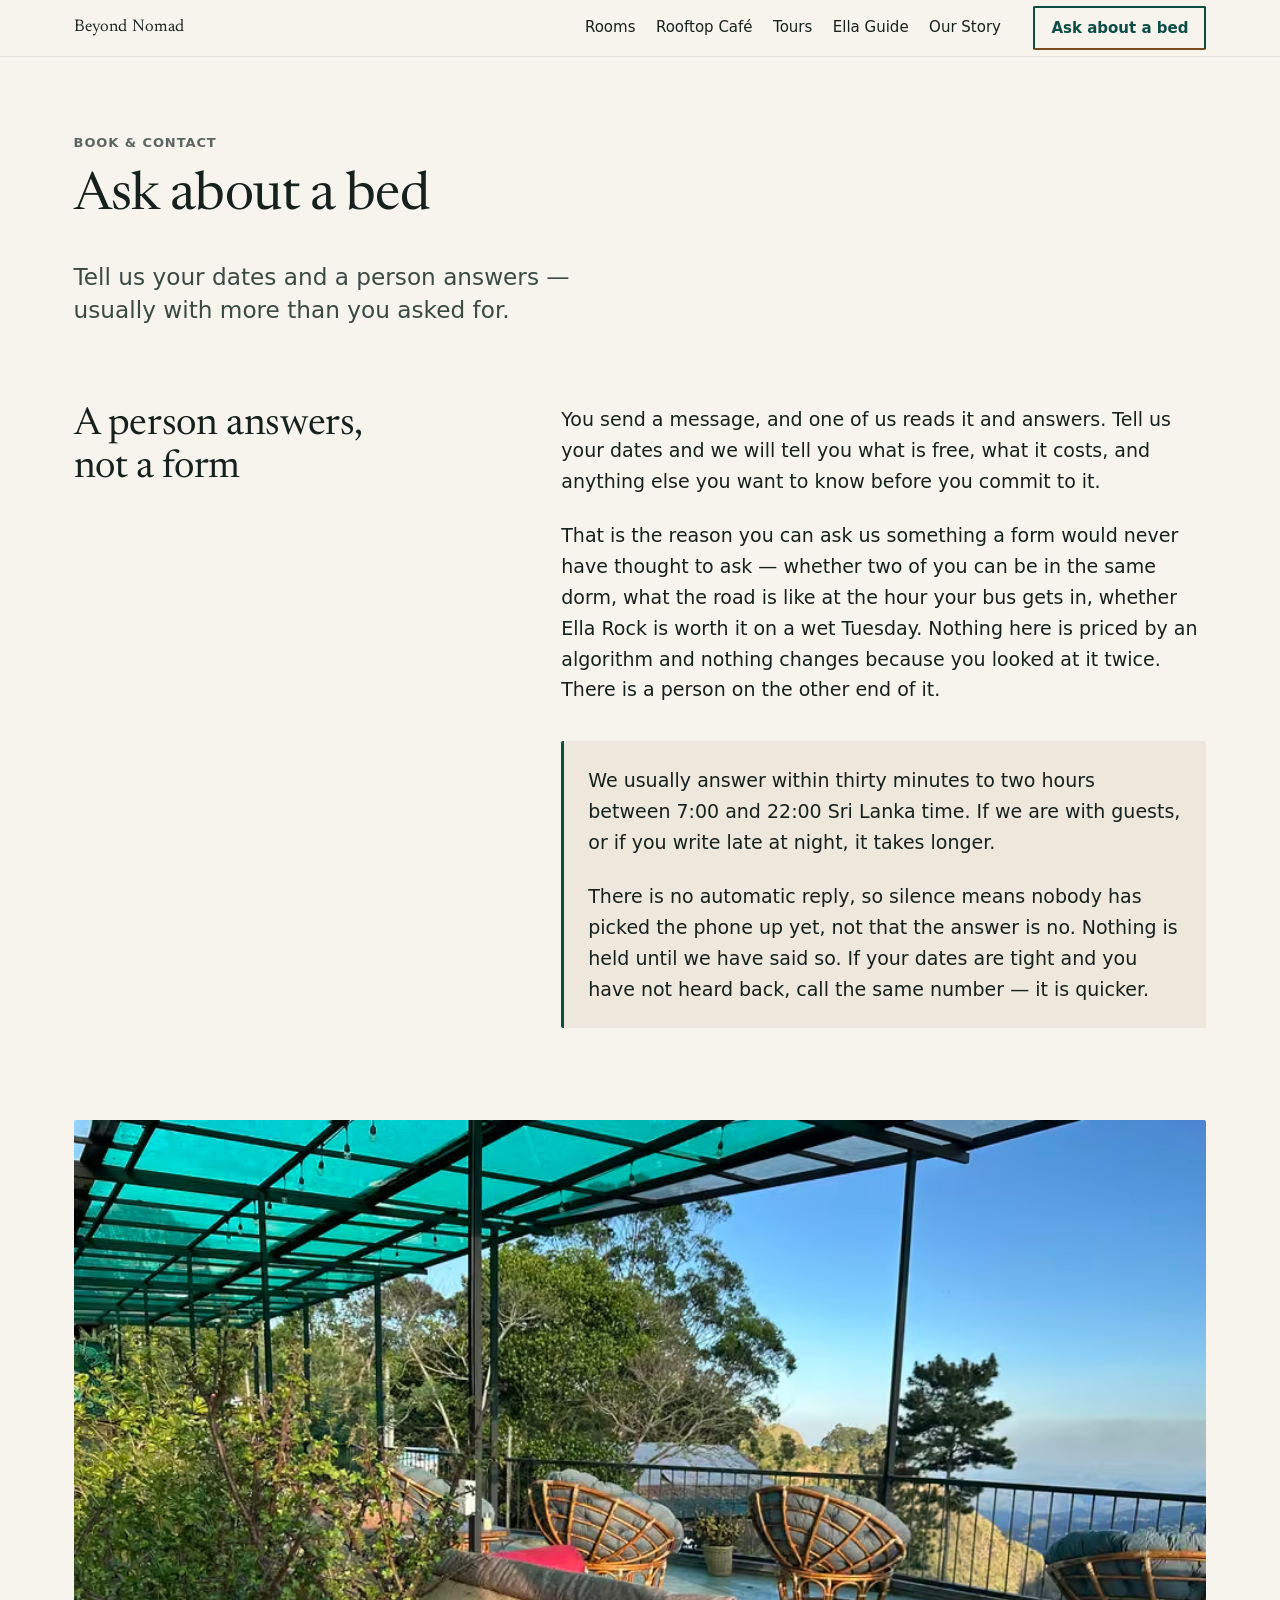
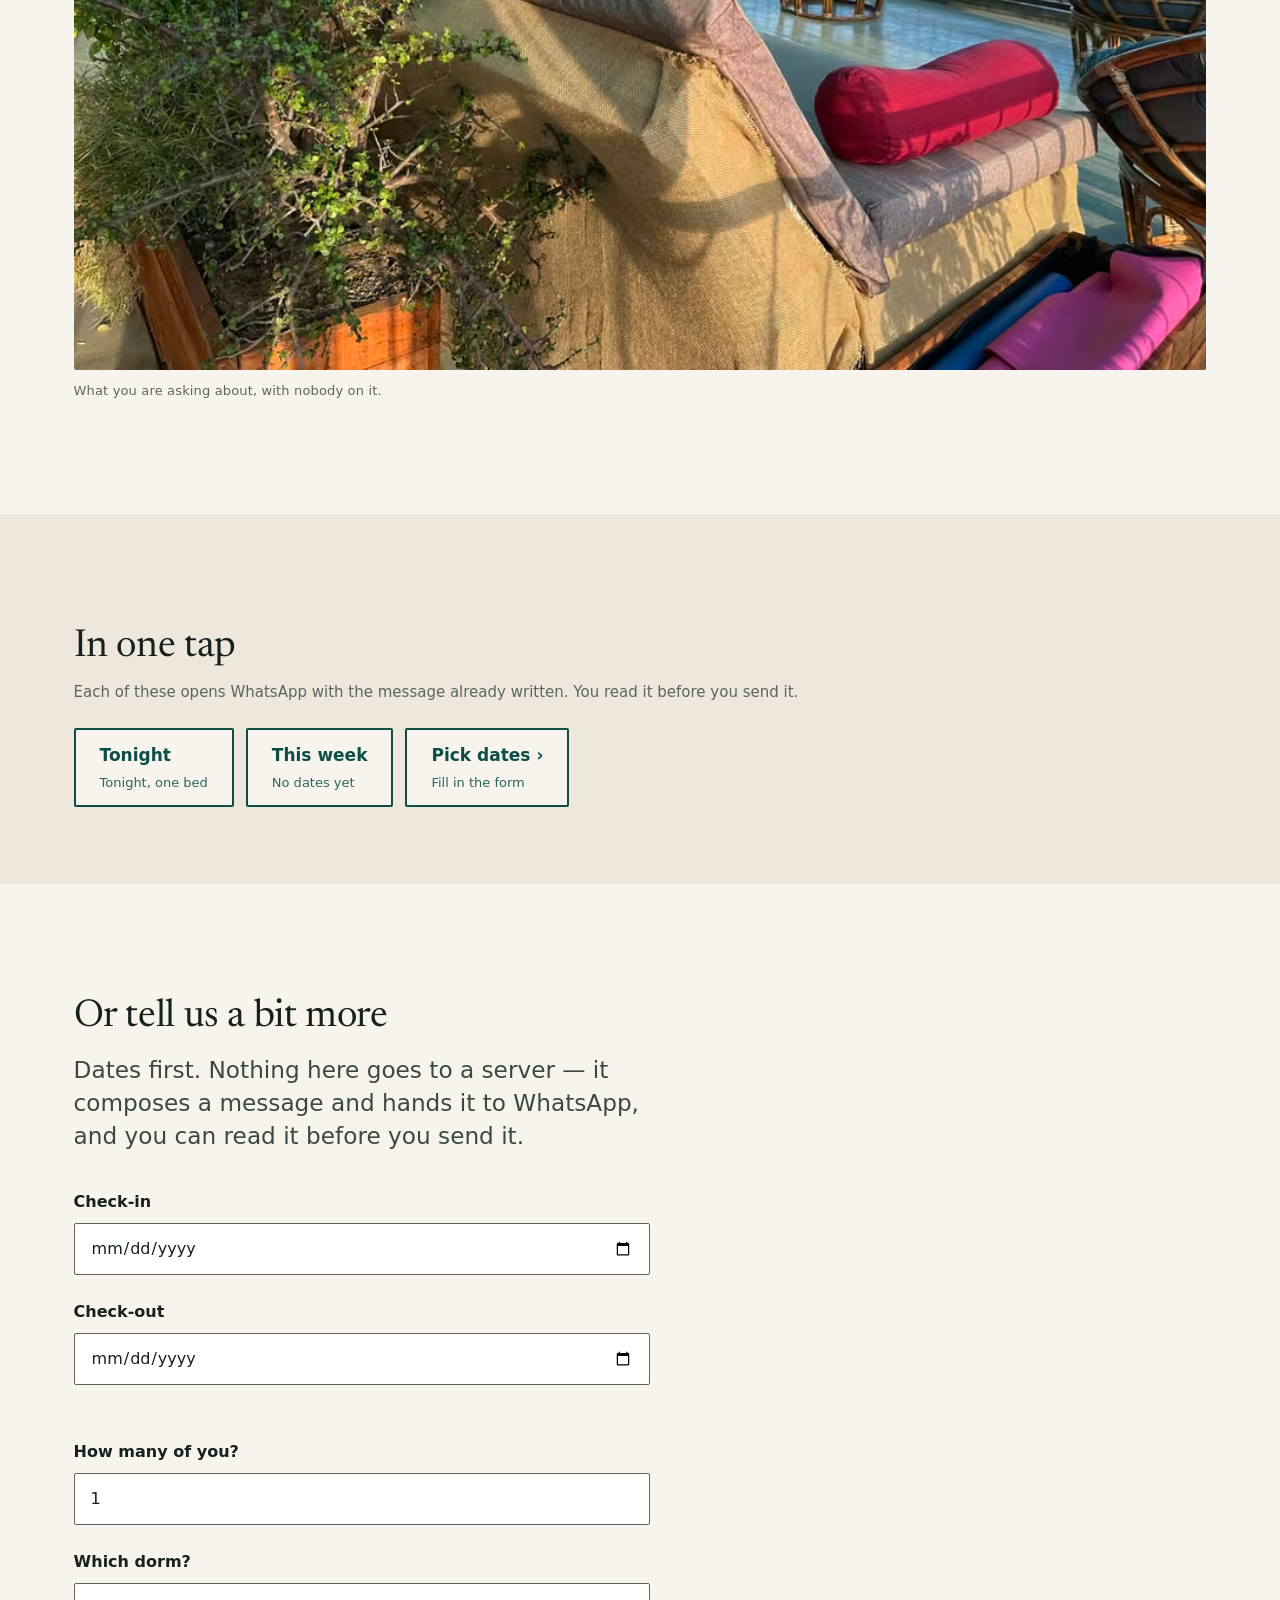
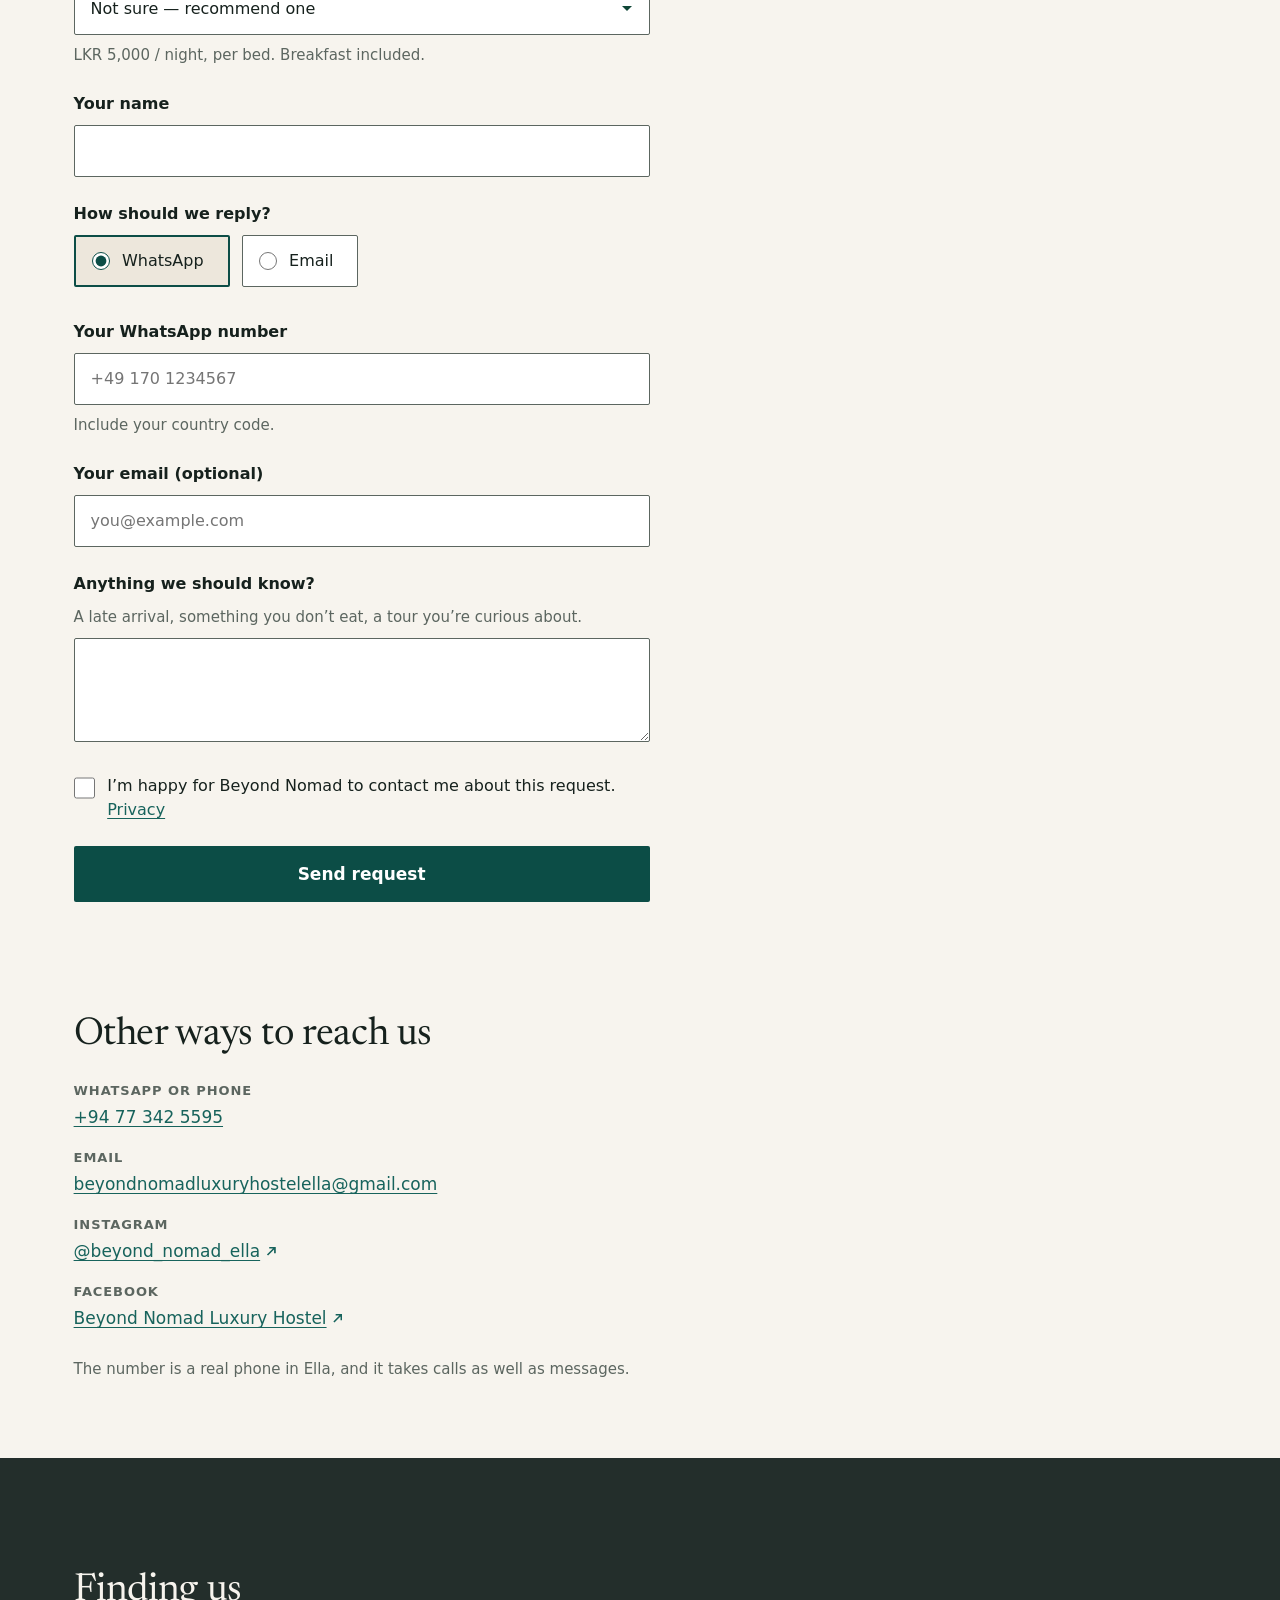
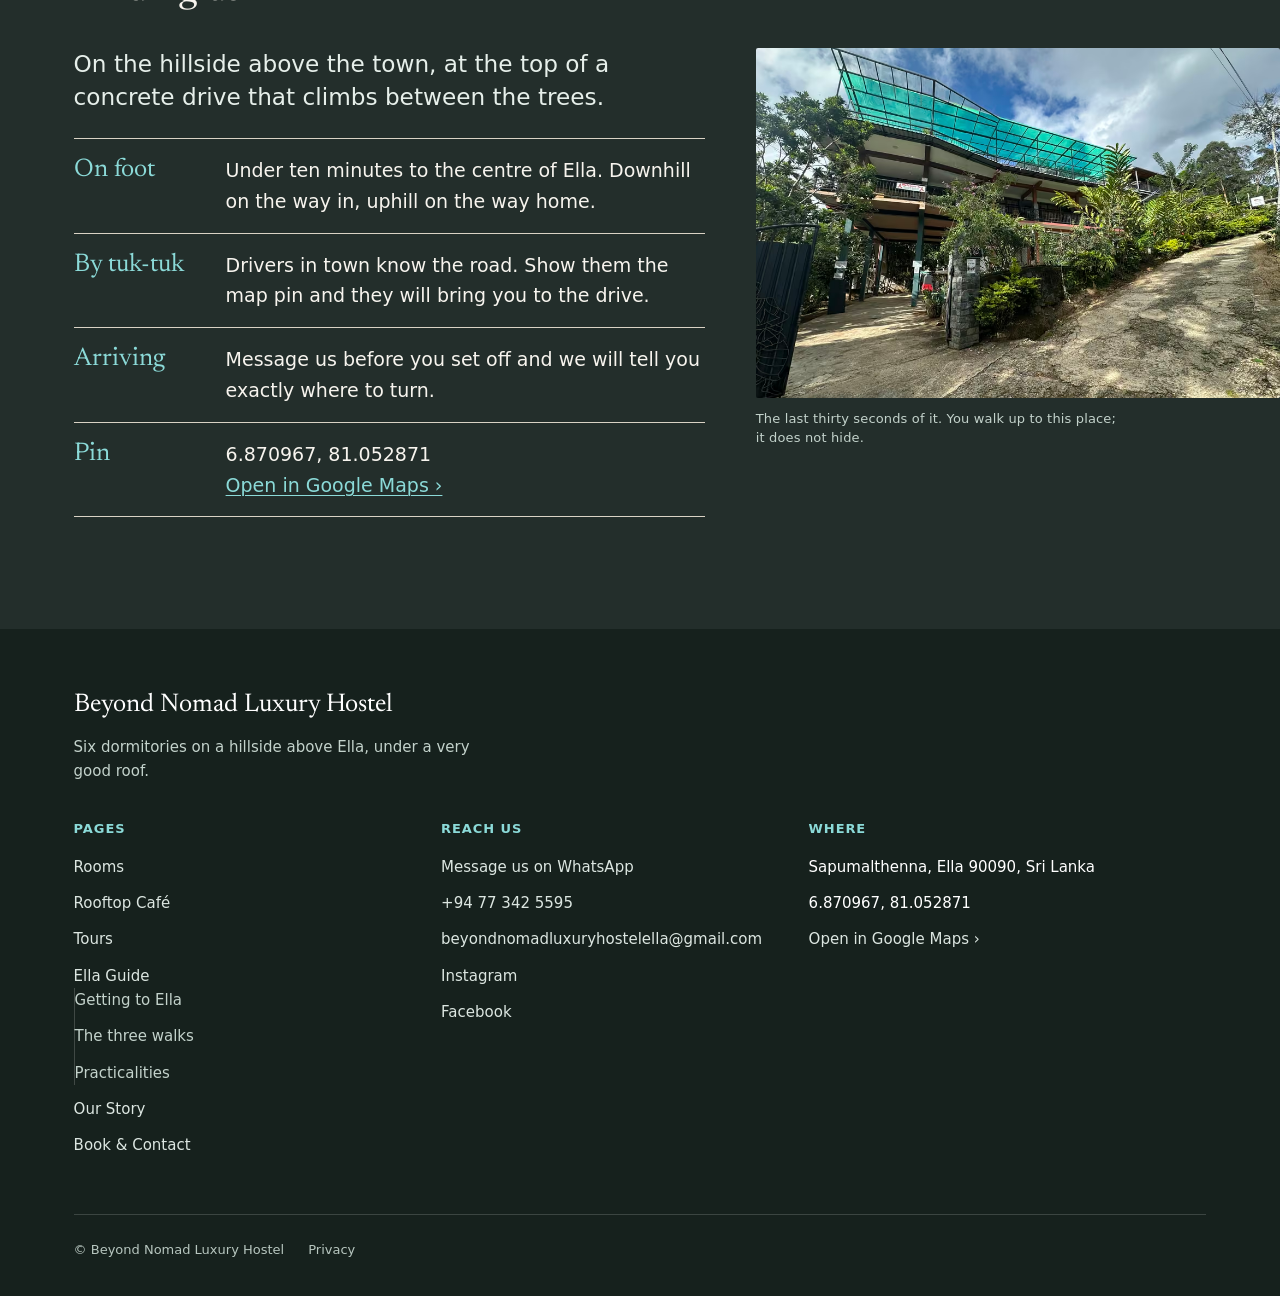
<file: book/index.html>
<!DOCTYPE html>
<html lang="en">
<head>
<meta charset="utf-8">
<meta name="viewport" content="width=device-width, initial-scale=1">
<title>Ask about a bed | Beyond Nomad Hostel, Ella</title>
<meta name="description" content="Message us and a person replies. Tell us your dates and it goes straight to WhatsApp. LKR 5,000 per bed, breakfast included. +94 77 342 5595.">
<link rel="canonical" href="https://beyondnomadhostel.com/book/">
<meta name="theme-color" content="#0E4636">
<meta property="og:site_name" content="Beyond Nomad Luxury Hostel">
<meta property="og:type" content="website">
<meta property="og:locale" content="en">
<meta property="og:url" content="https://beyondnomadhostel.com/book/">
<meta property="og:title" content="Ask about a bed">
<meta property="og:description" content="Message us and a person replies. Tell us your dates and it goes straight to WhatsApp. LKR 5,000 per bed, breakfast included.">
<meta property="og:image" content="https://beyondnomadhostel.com/assets/img/og-terrace.jpg">
<meta property="og:image:width" content="1200">
<meta property="og:image:height" content="630">
<meta property="og:image:alt" content="The rooftop terrace at Beyond Nomad, facing a mountain ridge across the Ella valley.">
<meta name="twitter:card" content="summary_large_image">
<link rel="icon" href="/assets/favicon.svg" type="image/svg+xml">
<link rel="apple-touch-icon" href="/assets/apple-touch-icon.png">
<link rel="stylesheet" href="/assets/css/site.css">
</head>
<body>
<a class="skip-link" href="#main">Skip to content</a>

<header class="header" id="site-header">
  <div class="header__inner">
    <a class="wordmark" href="/" aria-label="Beyond Nomad Luxury Hostel — home">Beyond Nomad</a>
    <button class="menu-btn" type="button" id="menu-open" aria-expanded="false" aria-controls="site-menu">
      <svg viewBox="0 0 18 18" aria-hidden="true" focusable="false"><path d="M1 4h16M1 9h16M1 14h16" stroke="currentColor" stroke-width="1.8" fill="none"/></svg>
      Menu
    </button>
    <nav class="nav-desktop" aria-label="Main">
      <a href="/rooms/">Rooms</a>
      <a href="/breakfast/">Rooftop Café</a>
      <a href="/tours/">Tours</a>
      <a href="/ella/">Ella Guide</a>
      <a href="/story/">Our Story</a>
      <a class="btn btn--outline btn--sm" href="/book/" aria-current="page">Ask about a bed</a>
    </nav>
  </div>
</header>

<div class="menu" id="site-menu" role="dialog" aria-modal="true" aria-label="Site menu" data-open="false">
  <div class="menu__top">
    <span class="wordmark" aria-hidden="true">Beyond Nomad</span>
    <button class="menu__close" type="button" id="menu-close" aria-label="Close menu">
      Close
      <svg viewBox="0 0 18 18" aria-hidden="true" focusable="false"><path d="M3 3l12 12M15 3L3 15" stroke="currentColor" stroke-width="1.8" fill="none"/></svg>
    </button>
  </div>
  <ul class="menu__list">
    <li><a href="/rooms/">Rooms</a></li>
    <li><a href="/breakfast/">Rooftop Café</a></li>
    <li><a href="/tours/">Tours</a></li>
    <li><a href="/ella/">Ella Guide</a></li>
    <li><a href="/story/">Our Story</a></li>
    <li><a href="/book/">Book &amp; Contact</a></li>
  </ul>
  <div class="menu__contact">
    <a href="https://wa.me/94773425595" data-wa data-wa-intent="bed">Message us on WhatsApp</a>
    <a href="https://instagram.com/beyond_nomad_ella" rel="noopener">Instagram</a>
    <a href="tel:+94773425595">+94 77 342 5595</a>
  </div>
</div>

<main id="main">

  <section class="section section--tight">
    <div class="wrap">
      <p class="eyebrow">Book &amp; contact</p>
      <h1>Ask about a bed</h1>
      <p class="lede" style="margin-top:var(--s6)">Tell us your dates and a person answers — usually with more than you asked for.</p>
    </div>
  </section>

  <section class="section section--tight">
    <div class="wrap">
      <div class="spread spread--rail">
        <div class="spread__aside"><h2>A person answers, not a form</h2></div>
        <div class="prose">
        <p>You send a message, and one of us reads it and answers. Tell us your dates and we will tell you what is free, what it costs, and anything else you want to know before you commit to it.</p>
        <p>That is the reason you can ask us something a form would never have thought to ask — whether two of you can be in the same dorm, what the road is like at the hour your bus gets in, whether Ella Rock is worth it on a wet Tuesday. Nothing here is priced by an algorithm and nothing changes because you looked at it twice. There is a person on the other end of it.</p>
        <div class="callout">
          <p>We usually answer within thirty minutes to two hours between 7:00 and 22:00 Sri Lanka time. If we are with guests, or if you write late at night, it takes longer.</p>
          <p>There is no automatic reply, so silence means nobody has picked the phone up yet, not that the answer is no. Nothing is held until we have said so. If your dates are tight and you have not heard back, call the same number — it is quicker.</p>
        </div>
        
        </div>
      </div>
      <figure class="fig" style="margin-top:var(--s7)">
      <div class="fig__frame">
        <picture>
          <source type="image/avif" sizes="(min-width: 900px) 60vw, 92vw" srcset="/assets/img/terrace-daybed-view-480.avif 480w, /assets/img/terrace-daybed-view-960.avif 960w, /assets/img/terrace-daybed-view-1440.avif 1440w">
          <source type="image/webp" sizes="(min-width: 900px) 60vw, 92vw" srcset="/assets/img/terrace-daybed-view-480.webp 480w, /assets/img/terrace-daybed-view-960.webp 960w, /assets/img/terrace-daybed-view-1440.webp 1440w">
          <img src="/assets/img/terrace-daybed-view-1440.jpg" width="1440" height="1080" loading="lazy" decoding="async" alt="An empty cushioned daybed and round rattan chairs on the terrace under the green roof, with the valley beyond the railing.">
        </picture>
      </div>
      <figcaption>What you are asking about, with nobody on it.</figcaption>
    </figure>
    </div>
  </section>

  <section class="section section--tight section--paper2">
    <div class="wrap">
      <h2>In one tap</h2>
      <p class="meta" style="margin:var(--s3) 0 var(--s5)">Each of these opens WhatsApp with the message already written. You read it before you send it.</p>
      <ul class="chips">
        <li><a class="chip" href="https://wa.me/94773425595" data-wa data-wa-intent="tonight">Tonight<small>Tonight, one bed</small></a></li>
        <li><a class="chip" href="https://wa.me/94773425595" data-wa data-wa-intent="this-week">This week<small>No dates yet</small></a></li>
        <li><a class="chip" href="#request" id="chip-pick">Pick dates ›<small>Fill in the form</small></a></li>
      </ul>
    </div>
  </section>

  <section class="section" id="request">
    <div class="wrap">
      <h2>Or tell us a bit more</h2>
      <p class="lede" style="margin-top:var(--s4);max-width:36rem">Dates first. Nothing here goes to a server — it composes a message and hands it to WhatsApp, and you can read it before you send it.</p>

      <div class="callout" id="direct-contact">
          <p>This page uses a little JavaScript to compose your message. It looks like it hasn’t loaded, so here is everything you need directly:</p>
          <dl class="contact-list">
            <div><dt>WhatsApp / phone</dt><dd><a href="tel:+94773425595">+94 77 342 5595</a></dd></div>
            <div><dt>Email</dt><dd><a href="mailto:beyondnomadluxuryhostelella@gmail.com">beyondnomadluxuryhostelella@gmail.com</a></dd></div>
            <div><dt>Where we are</dt><dd>6.870967, 81.052871 · Ella, Sri Lanka</dd></div>
          </dl>
          <p style="margin-top:var(--s5)">Tell us your dates, how many of you there are, and a name. That is all we need to answer.</p>
      </div>

      <form class="form" id="request-form" novalidate hidden style="margin-top:var(--s6)">
        <div class="form-errors" id="form-errors" role="alert" tabindex="-1" hidden>
          <h3 id="form-errors-title">There is 1 thing to fix.</h3>
          <ul id="form-errors-list"></ul>
        </div>

        <div class="field">
          <label for="checkin">Check-in</label>
          <input type="date" id="checkin" name="checkin" autocomplete="off" required aria-describedby="checkin-error">
          <p class="field-error" id="checkin-error" hidden></p>
        </div>

        <div class="field">
          <label for="checkout">Check-out</label>
          <input type="date" id="checkout" name="checkout" autocomplete="off" required aria-describedby="checkout-error">
          <p class="field-error" id="checkout-error" hidden></p>
        </div>

        <p class="nights" id="nights" aria-live="polite"></p>

        <div class="field">
          <label for="guests">How many of you?</label>
          <input type="number" id="guests" name="guests" inputmode="numeric" min="1" max="6" step="1" value="1" required aria-describedby="guests-error">
          <p class="field-error" id="guests-error" hidden></p>
        </div>

        <div class="field">
          <label for="room">Which dorm?</label>
          <select id="room" name="room" aria-describedby="room-help">
            <option value="" selected>Not sure — recommend one</option>
            <option value="Female Dorm (4 beds)">Female Dorm (4 beds)</option>
            <option value="Mixed Dorm (4 beds)">Mixed Dorm (4 beds)</option>
            <option value="Mixed Dorm (6 beds)">Mixed Dorm (6 beds)</option>
          </select>
          
          <p class="field__help" id="room-help">LKR 5,000 / night, per bed. Breakfast included.</p>
        </div>

        <div class="field">
          <label for="name">Your name</label>
          <input type="text" id="name" name="name" autocomplete="name" enterkeyhint="next" maxlength="80" required aria-describedby="name-error">
          <p class="field-error" id="name-error" hidden></p>
        </div>

        <fieldset class="field radios" id="contact-method">
          <legend>How should we reply?</legend>
          <label><input type="radio" name="contact" value="whatsapp" checked> WhatsApp</label>
          <label><input type="radio" name="contact" value="email"> Email</label>
        </fieldset>

        <div class="field">
          <label for="whatsapp">Your WhatsApp number <span id="whatsapp-opt"></span></label>
          <input type="tel" id="whatsapp" name="whatsapp" inputmode="tel" autocomplete="tel" placeholder="+49 170 1234567" aria-describedby="whatsapp-help whatsapp-error">
          <p class="field__help" id="whatsapp-help">Include your country code.</p>
          <p class="field-error" id="whatsapp-error" hidden></p>
        </div>

        <div class="field">
          <label for="email">Your email <span id="email-opt">(optional)</span></label>
          <input type="email" id="email" name="email" inputmode="email" autocomplete="email" spellcheck="false" autocapitalize="none" placeholder="you@example.com" aria-describedby="email-error">
          <p class="field-error" id="email-error" hidden></p>
        </div>

        <div class="field">
          <label for="notes">Anything we should know?</label>
          <p class="field__hint" id="notes-help">A late arrival, something you don’t eat, a tour you’re curious about.</p>
          <textarea id="notes" name="notes" rows="3" maxlength="500" aria-describedby="notes-help"></textarea>
        </div>

        <div class="check">
          <input type="checkbox" id="consent" name="consent" aria-describedby="consent-error">
          <label for="consent">I’m happy for Beyond Nomad to contact me about this request. <a href="/privacy/">Privacy</a></label>
        </div>
        <p class="field-error" id="consent-error" hidden></p>

        <div class="honey" aria-hidden="true">
          <label for="website">Leave this empty</label>
          <input type="text" id="website" name="website" tabindex="-1" autocomplete="off">
        </div>

        <p class="meta" id="submit-note" role="status" style="margin-bottom:var(--s4)"></p>
        <a class="btn btn--primary btn--block" id="submit-btn" href="https://wa.me/94773425595">Send on WhatsApp</a>
      </form>

      <div class="panel" id="sent-panel" hidden>
        <h2 id="sent-title" tabindex="-1">WhatsApp is open.</h2>
        <p>Your message is written and waiting in it — check that it actually sent.</p>
        <h3 style="margin-bottom:var(--s2)">What happens next</h3>
        <p>A person reads it and replies. We have no automatic reply, so silence means nobody has picked up the phone yet, not that the answer is no. We’ll confirm the bed before you pay anything.</p>
        <dl>
          <dt>You asked about</dt>
          <dd id="sent-summary"></dd>
        </dl>
        <p>Nothing back yet? We’re on <a href="tel:+94773425595">+94 77 342 5595</a>.</p>
        <p style="margin-top:var(--s5)"><a class="link-more" href="/ella/#48-hours">While you wait — two days in Ella, hour by hour</a></p>
      </div>

      <div class="panel" id="offline-panel" hidden>
        <h2 tabindex="-1">You’re offline, so we haven’t sent anything.</h2>
        <p id="offline-saved">We’ve saved this message on your phone. Tap Send again when you have signal and it will still be here.</p>
      </div>

      <div class="panel" id="failed-panel" hidden>
        <h2 tabindex="-1">WhatsApp didn’t open.</h2>
        <p>That’s usually because it isn’t installed on this device. Three other ways to get this to us:</p>
        <ul class="dialog__options">
          <li><button type="button" id="failed-copy">Copy the message<small id="failed-copy-note"></small></button></li>
          <li><a id="failed-email" href="mailto:beyondnomadluxuryhostelella@gmail.com">Email it instead</a></li>
          <li><a href="tel:+94773425595">Call or message +94 77 342 5595</a></li>
        </ul>
      </div>

      <div class="panel" id="restore-panel" hidden>
        <h2 tabindex="-1">You started a message to us</h2>
        <p id="restore-when"></p>
        <div style="display:flex;gap:var(--s3);flex-wrap:wrap">
          <button class="btn btn--primary btn--sm" type="button" id="restore-yes">Yes, restore it</button>
          <button class="btn btn--outline btn--sm" type="button" id="restore-no">No, start again</button>
        </div>
      </div>
    </div>
  </section>

  <section class="section section--tight">
    <div class="wrap">
      <h2>Other ways to reach us</h2>
      <dl class="contact-list" style="margin-top:var(--s5);max-width:36rem">
        <div><dt>WhatsApp or phone</dt><dd><a href="tel:+94773425595">+94 77 342 5595</a></dd></div>
        <div><dt>Email</dt><dd><a href="mailto:beyondnomadluxuryhostelella@gmail.com">beyondnomadluxuryhostelella@gmail.com</a></dd></div>
        <div><dt>Instagram</dt><dd><a href="https://instagram.com/beyond_nomad_ella" rel="noopener" class="ext">@beyond_nomad_ella</a></dd></div>
        <div><dt>Facebook</dt><dd><a href="https://www.facebook.com/profile.php?id=61566782026271" rel="noopener" class="ext">Beyond Nomad Luxury Hostel</a></dd></div>
      </dl>
      <p class="meta" style="margin-top:var(--s5)">The number is a real phone in Ella, and it takes calls as well as messages.</p>
    </div>
  </section>

  <section class="section section--dark" id="find-us">
    <div class="wrap">
      <h2>Finding us</h2>
      <div class="split" style="margin-top:var(--s6)">
        <div>
          <p class="lede">On the hillside above the town, at the top of a concrete drive that climbs between the trees.</p>

          
          <dl class="ledger">
            <div>
              <dt>On foot</dt>
              <dd>Under ten minutes to the centre of Ella. Downhill on the way in, uphill on the way home.</dd>
            </div>
            <div>
              <dt>By tuk-tuk</dt>
              <dd>Drivers in town know the road. Show them the map pin and they will bring you to the drive.
                </dd>
            </div>
            <div>
              <dt>Arriving</dt>
              <dd>Message us before you set off and we will tell you exactly where to turn.
                </dd>
            </div>
            <div>
              <dt>Pin</dt>
              <dd><span class="tabular">6.870967, 81.052871</span><br>
                <a href="https://www.google.com/maps/search/?api=1&amp;query=6.870967,81.052871" rel="noopener">Open in Google Maps ›</a></dd>
            </div>
          </dl>
        </div>
        <div class="split__media">
          <figure class="fig" style="margin:0">
            <div class="fig__frame">
              <picture>
                <source type="image/avif" sizes="(min-width: 860px) 42vw, 92vw" srcset="/assets/img/exterior-front-480.avif 480w, /assets/img/exterior-front-960.avif 960w, /assets/img/exterior-front-1440.avif 1440w">
                <source type="image/webp" sizes="(min-width: 860px) 42vw, 92vw" srcset="/assets/img/exterior-front-480.webp 480w, /assets/img/exterior-front-960.webp 960w, /assets/img/exterior-front-1440.webp 1440w">
                <img src="/assets/img/exterior-front-1440.jpg" width="1440" height="1080" loading="lazy" decoding="async"
                     alt="A concrete drive climbing between trees to the building, with the green roof above it.">
              </picture>
            </div>
            <figcaption>The last thirty seconds of it. You walk up to this place; it does not hide.</figcaption>
          </figure>
        </div>
      </div>
    </div>
  </section>

  

</main>

<footer class="footer">
  <div class="wrap">
    <p class="footer__brand">Beyond Nomad Luxury Hostel</p>
    <p class="footer__tag">Six dormitories on a hillside above Ella, under a very good roof.</p>
    <div class="footer__cols">
      <div>
        <h2>Pages</h2>
        <ul>
          <li><a href="/rooms/">Rooms</a></li>
          <li><a href="/breakfast/">Rooftop Café</a></li>
          <li><a href="/tours/">Tours</a></li>
          <li><a href="/ella/">Ella Guide</a>
            <ul class="footer__sub">
              <li><a href="/ella/getting-here/">Getting to Ella</a></li>
              <li><a href="/ella/walks/">The three walks</a></li>
              <li><a href="/ella/practicalities/">Practicalities</a></li>
            </ul>
          </li>
          <li><a href="/story/">Our Story</a></li>
          <li><a href="/book/">Book &amp; Contact</a></li>
        </ul>
      </div>
      <div>
        <h2>Reach us</h2>
        <ul>
          <li><a href="https://wa.me/94773425595" data-wa data-wa-intent="bed">Message us on WhatsApp</a></li>
          <li><a href="tel:+94773425595">+94 77 342 5595</a></li>
          <li><a href="mailto:beyondnomadluxuryhostelella@gmail.com">beyondnomadluxuryhostelella@gmail.com</a></li>
          <li><a href="https://instagram.com/beyond_nomad_ella" rel="noopener">Instagram</a></li>
          <li><a href="https://www.facebook.com/profile.php?id=61566782026271" rel="noopener">Facebook</a></li>
        </ul>
      </div>
      <div>
        <h2>Where</h2>
        <ul>
          <li>Sapumalthenna, Ella 90090, Sri Lanka</li>
          <li>6.870967, 81.052871</li>
          <li><a href="https://www.google.com/maps/search/?api=1&amp;query=6.870967,81.052871" rel="noopener">Open in Google Maps ›</a></li>
        </ul>
      </div>
    </div>
    <div class="footer__legal">
      <span>© Beyond Nomad Luxury Hostel</span>
      <a href="/privacy/">Privacy</a>
    </div>
  </div>
</footer>

<script src="/assets/js/site.js" defer></script>
<script src="/assets/js/book.js" defer></script>
</body>
</html>
</file>
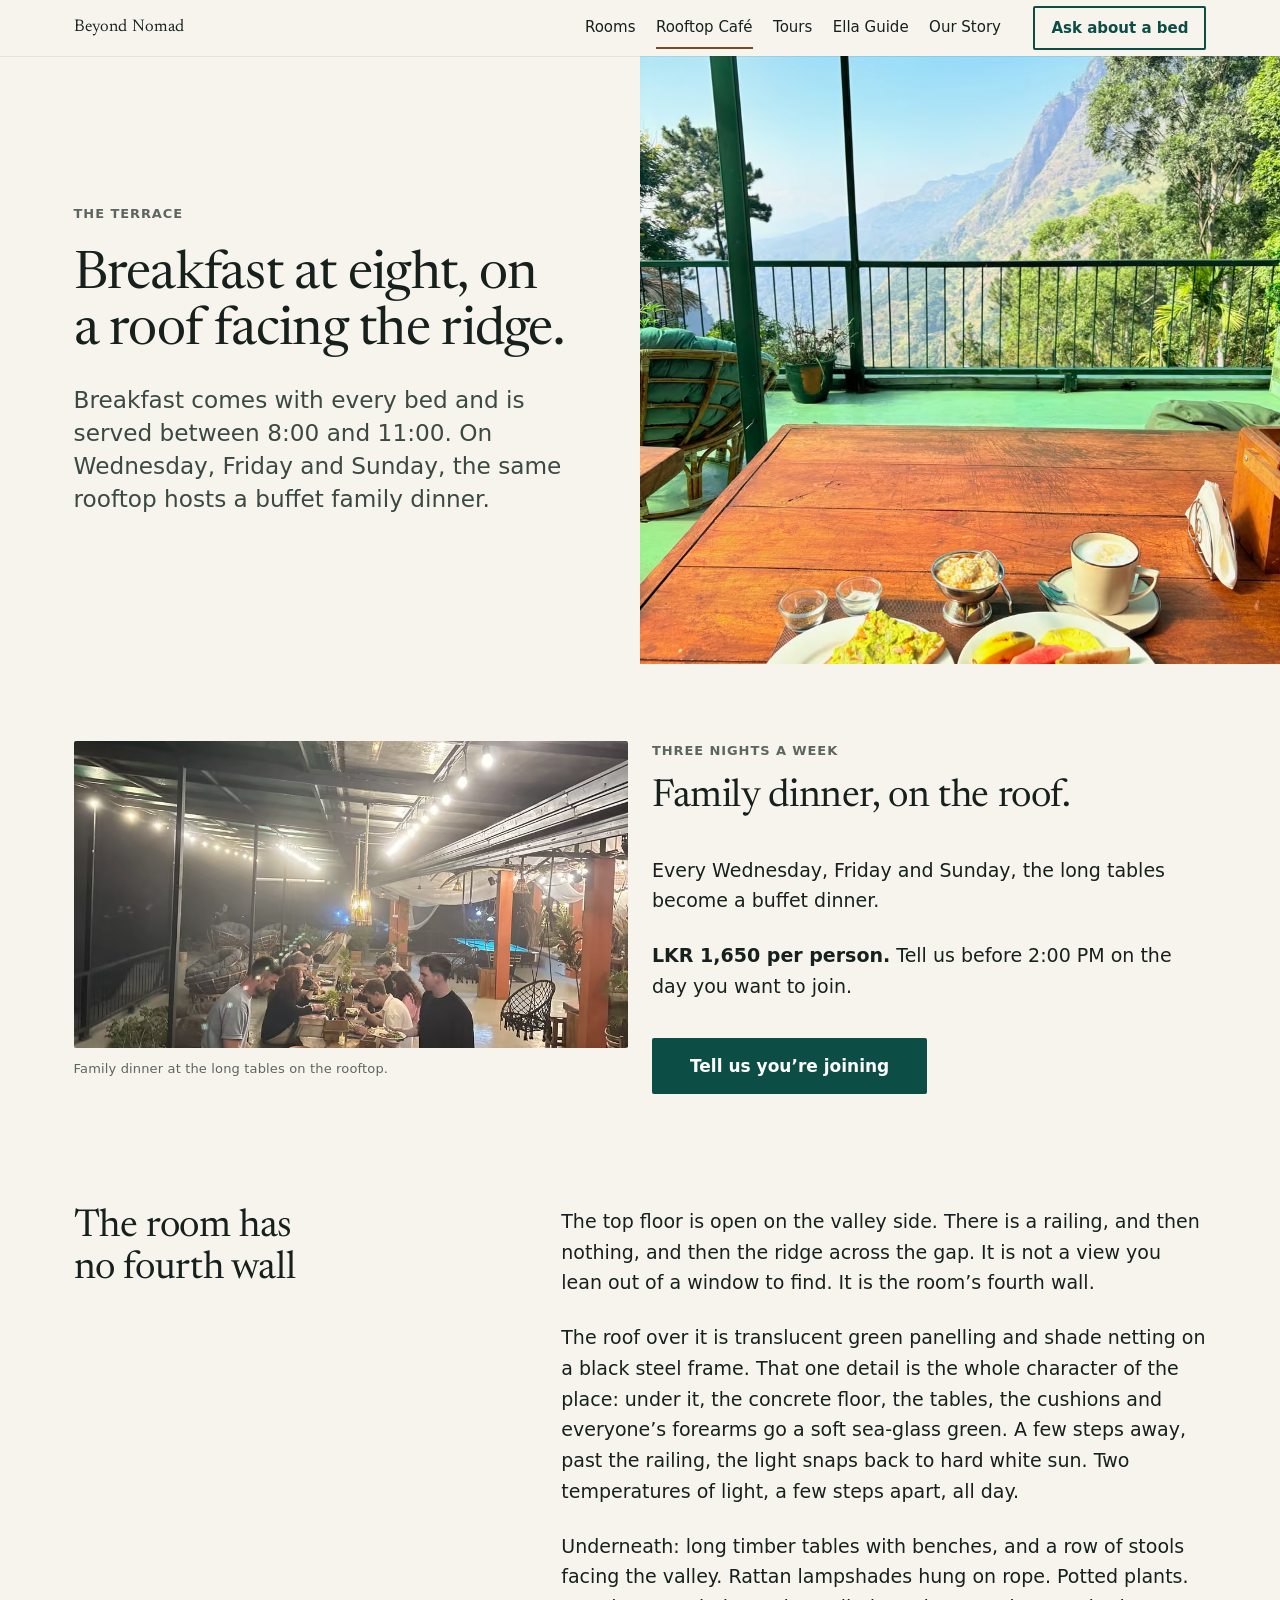
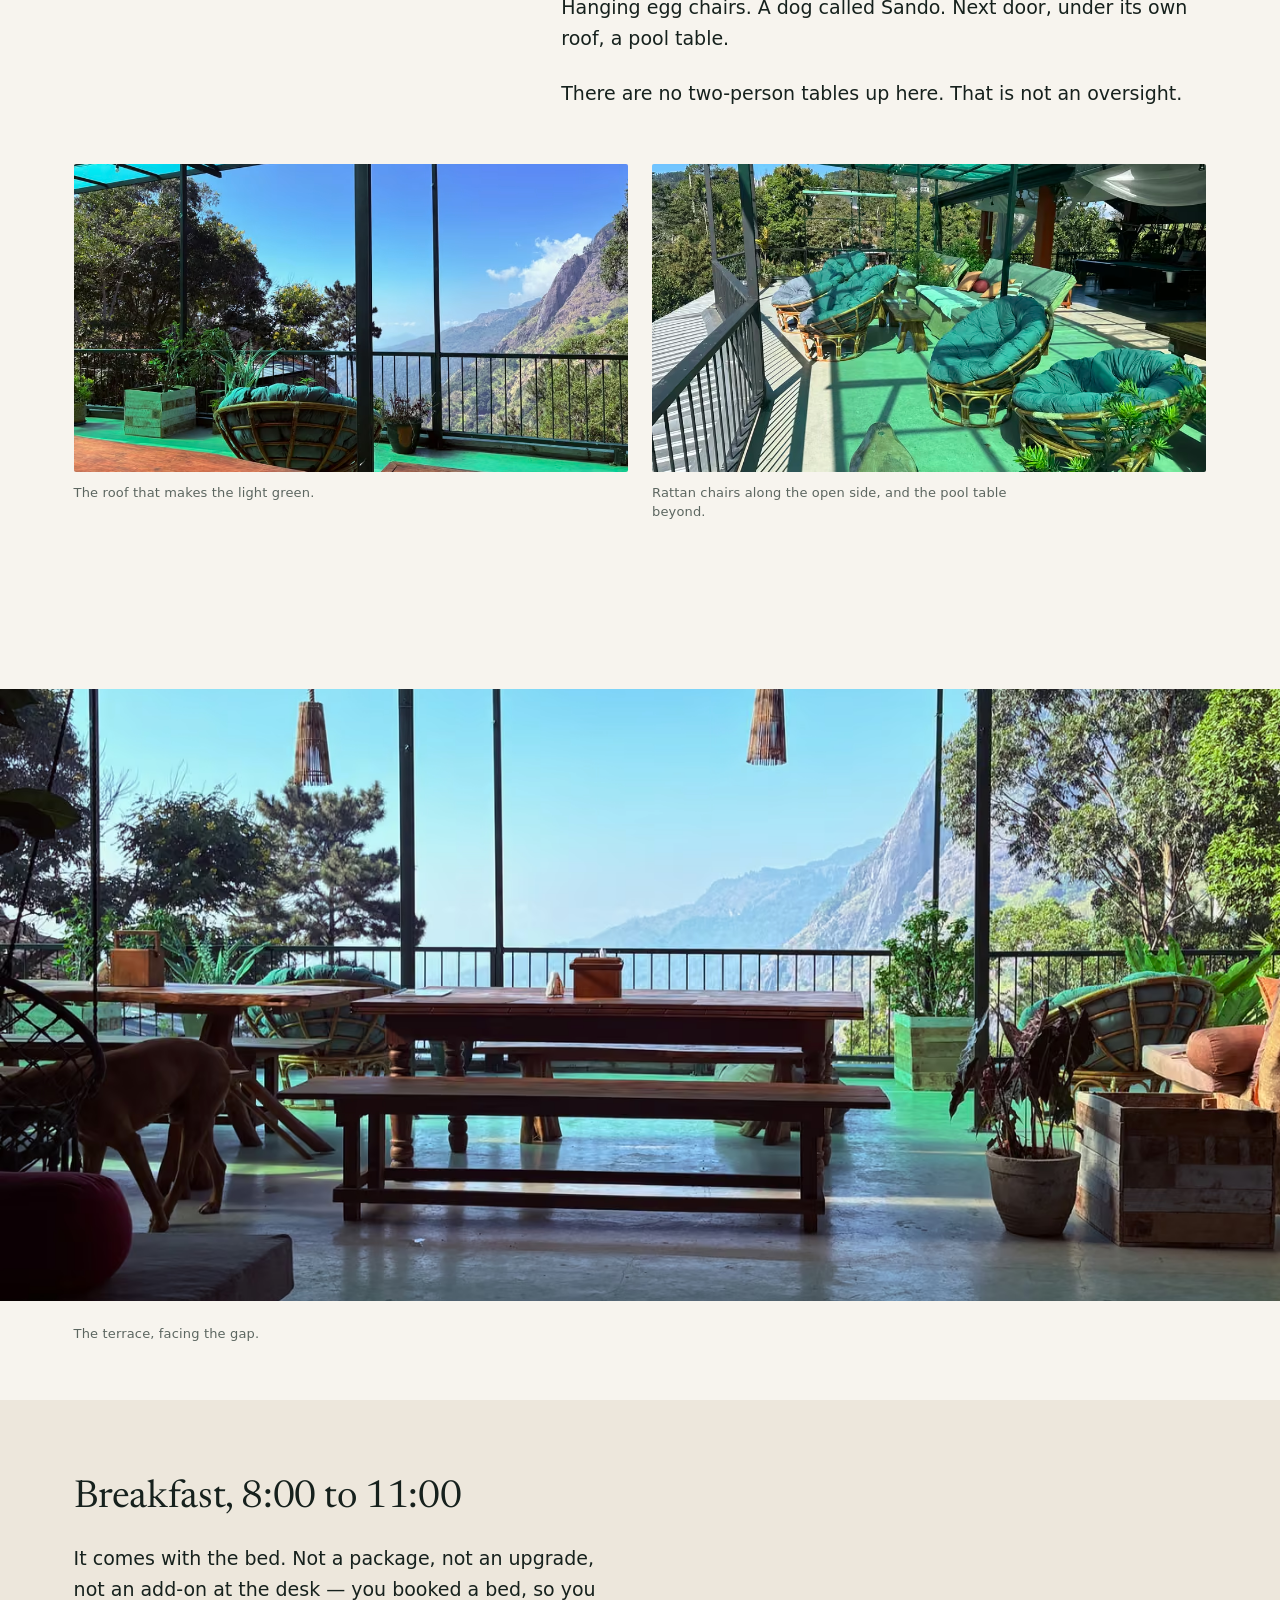
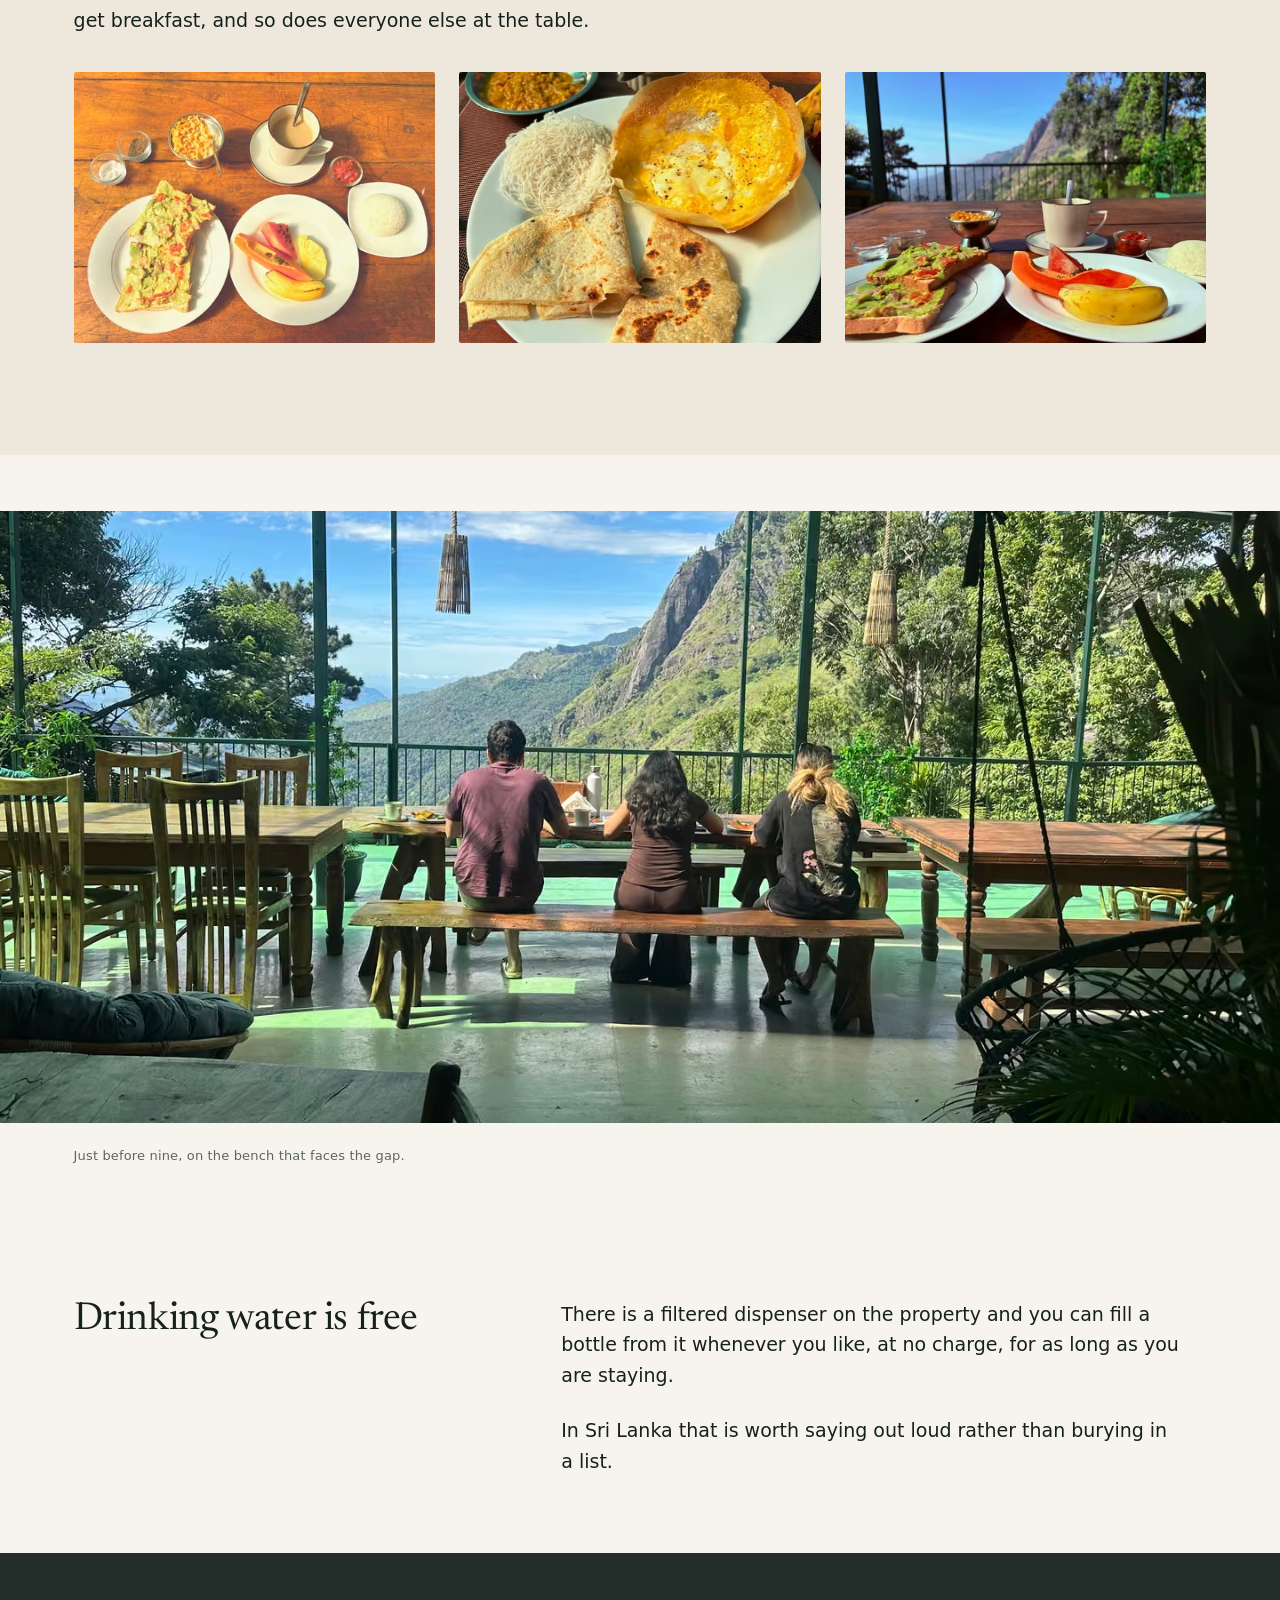
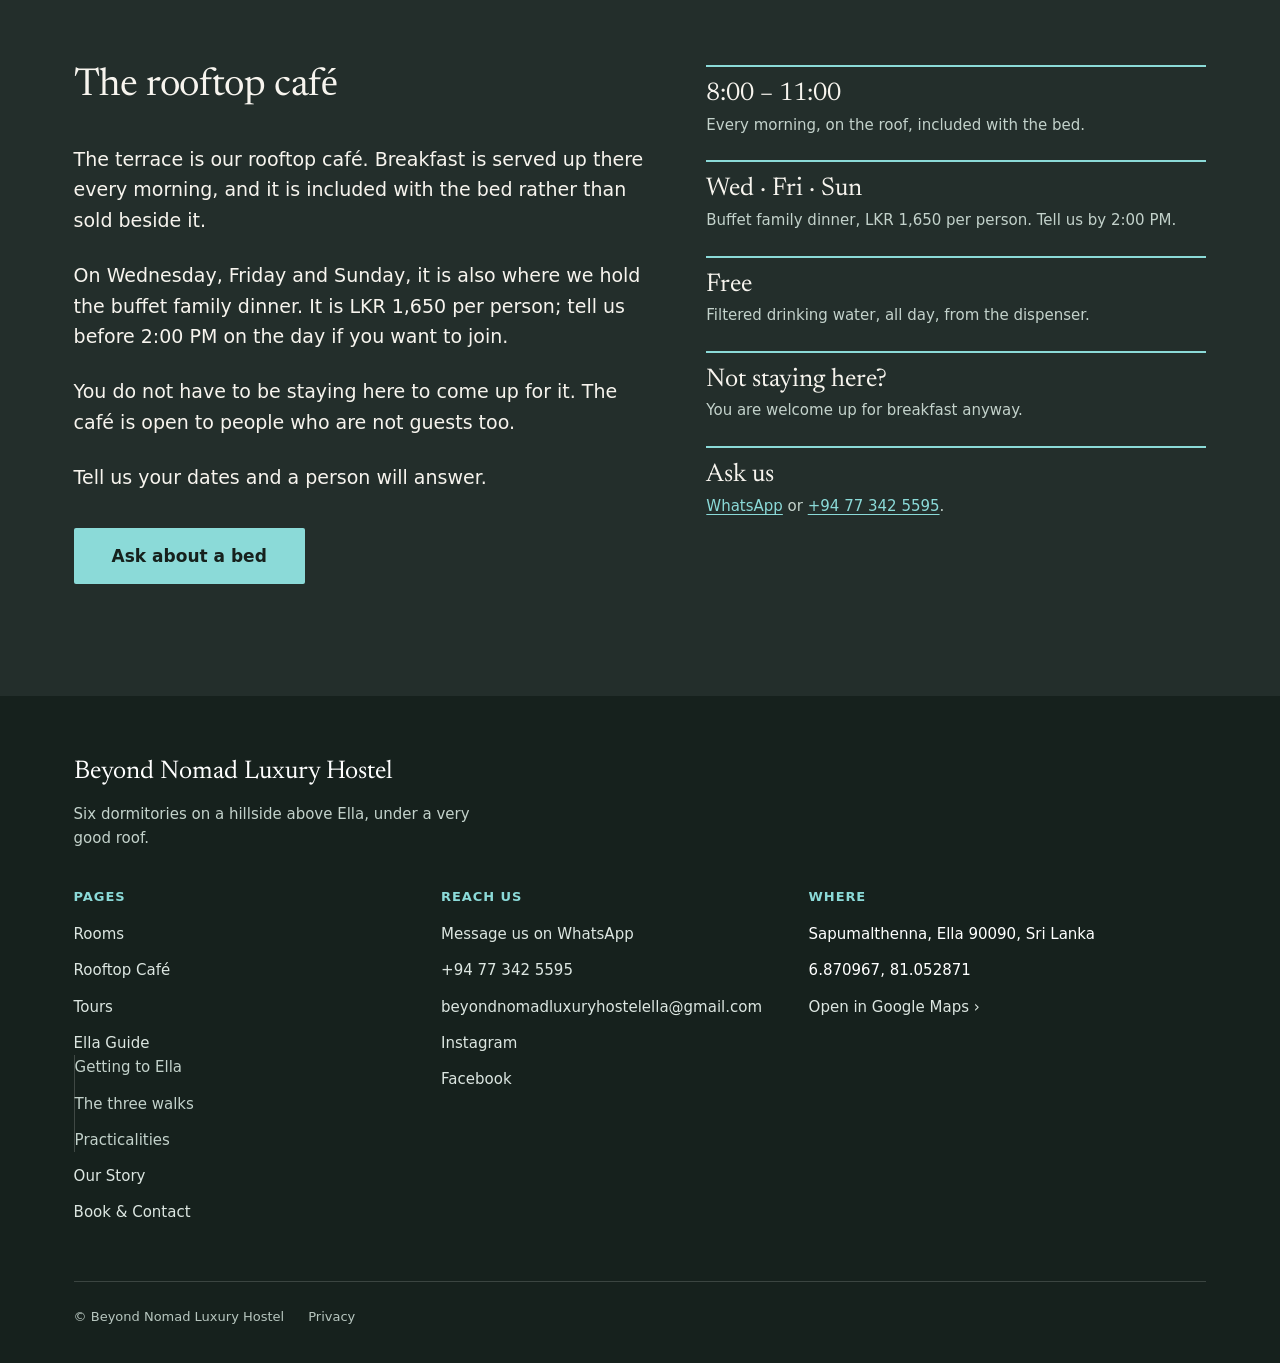
<file: breakfast/index.html>
<!DOCTYPE html>
<html lang="en">
<head>
<meta charset="utf-8">
<meta name="viewport" content="width=device-width, initial-scale=1">
<title>The terrace, breakfast and family dinner | Beyond Nomad, Ella</title>
<meta name="description" content="Breakfast 8:00–11:00, included with every bed. Family dinner on Wednesday, Friday and Sunday for LKR 1,650 per person. Free filtered drinking water.">
<link rel="canonical" href="https://beyondnomadhostel.com/breakfast/">
<meta name="theme-color" content="#0E4636">
<meta property="og:site_name" content="Beyond Nomad Luxury Hostel">
<meta property="og:type" content="website">
<meta property="og:locale" content="en">
<meta property="og:url" content="https://beyondnomadhostel.com/breakfast/">
<meta property="og:title" content="The terrace, breakfast and family dinner">
<meta property="og:description" content="Breakfast 8:00–11:00, included with every bed. Family dinner on Wednesday, Friday and Sunday for LKR 1,650 per person. Free filtered drinking water.">
<meta property="og:image" content="https://beyondnomadhostel.com/assets/img/og-terrace.jpg">
<meta property="og:image:width" content="1200">
<meta property="og:image:height" content="630">
<meta property="og:image:alt" content="The rooftop terrace at Beyond Nomad, facing a mountain ridge across the Ella valley.">
<meta name="twitter:card" content="summary_large_image">
<link rel="icon" href="/assets/favicon.svg" type="image/svg+xml">
<link rel="apple-touch-icon" href="/assets/apple-touch-icon.png">
<link rel="stylesheet" href="/assets/css/site.css">
</head>
<body>
<a class="skip-link" href="#main">Skip to content</a>

<header class="header" id="site-header">
  <div class="header__inner">
    <a class="wordmark" href="/" aria-label="Beyond Nomad Luxury Hostel — home">Beyond Nomad</a>
    <button class="menu-btn" type="button" id="menu-open" aria-expanded="false" aria-controls="site-menu">
      <svg viewBox="0 0 18 18" aria-hidden="true" focusable="false"><path d="M1 4h16M1 9h16M1 14h16" stroke="currentColor" stroke-width="1.8" fill="none"/></svg>
      Menu
    </button>
    <nav class="nav-desktop" aria-label="Main">
      <a href="/rooms/">Rooms</a>
      <a href="/breakfast/" aria-current="page">Rooftop Café</a>
      <a href="/tours/">Tours</a>
      <a href="/ella/">Ella Guide</a>
      <a href="/story/">Our Story</a>
      <a class="btn btn--outline btn--sm" href="/book/">Ask about a bed</a>
    </nav>
  </div>
</header>

<div class="menu" id="site-menu" role="dialog" aria-modal="true" aria-label="Site menu" data-open="false">
  <div class="menu__top">
    <span class="wordmark" aria-hidden="true">Beyond Nomad</span>
    <button class="menu__close" type="button" id="menu-close" aria-label="Close menu">
      Close
      <svg viewBox="0 0 18 18" aria-hidden="true" focusable="false"><path d="M3 3l12 12M15 3L3 15" stroke="currentColor" stroke-width="1.8" fill="none"/></svg>
    </button>
  </div>
  <ul class="menu__list">
    <li><a href="/rooms/">Rooms</a></li>
    <li><a href="/breakfast/">Rooftop Café</a></li>
    <li><a href="/tours/">Tours</a></li>
    <li><a href="/ella/">Ella Guide</a></li>
    <li><a href="/story/">Our Story</a></li>
    <li><a href="/book/">Book &amp; Contact</a></li>
  </ul>
  <div class="menu__contact">
    <a href="https://wa.me/94773425595" data-wa data-wa-intent="bed">Message us on WhatsApp</a>
    <a href="https://instagram.com/beyond_nomad_ella" rel="noopener">Instagram</a>
    <a href="tel:+94773425595">+94 77 342 5595</a>
  </div>
</div>

<main id="main">

  <section class="fold fold--page">
    <div class="fold__panel">
      <p class="eyebrow fold__eyebrow">The terrace</p>
      <h1>Breakfast at eight, on a roof facing the ridge.</h1>
      <p class="lede fold__sub">Breakfast comes with every bed and is served between 8:00 and 11:00. On Wednesday, Friday and Sunday, the same rooftop hosts a buffet family dinner.</p>
    </div>
    <div class="fold__media">
      <picture>
        <source type="image/avif" sizes="(min-width: 900px) 52vw, 100vw" srcset="/assets/img/breakfast-on-table-480.avif 480w, /assets/img/breakfast-on-table-960.avif 960w, /assets/img/breakfast-on-table-1440.avif 1440w">
        <source type="image/webp" sizes="(min-width: 900px) 52vw, 100vw" srcset="/assets/img/breakfast-on-table-480.webp 480w, /assets/img/breakfast-on-table-960.webp 960w, /assets/img/breakfast-on-table-1440.webp 1440w">
        <img src="/assets/img/breakfast-on-table-1440.jpg" fetchpriority="high" decoding="async" alt="A breakfast plate on the timber table — an avocado toast, papaya and a mug — with the green terrace floor, the railing and the ridge behind it.">
      </picture>
    </div>
  </section>

  <section class="section" id="family-dinner">
    <div class="wrap">
      <div class="duo duo--even">
        <figure class="fig" style="margin:0">
          <div class="fig__frame">
            <picture>
              <source type="image/avif" sizes="(min-width: 720px) 45vw, 92vw" srcset="/assets/img/family-dinner-rooftop-480.avif 480w, /assets/img/family-dinner-rooftop-960.avif 960w, /assets/img/family-dinner-rooftop-1440.avif 1440w, /assets/img/family-dinner-rooftop-1920.avif 1920w">
              <source type="image/webp" sizes="(min-width: 720px) 45vw, 92vw" srcset="/assets/img/family-dinner-rooftop-480.webp 480w, /assets/img/family-dinner-rooftop-960.webp 960w, /assets/img/family-dinner-rooftop-1440.webp 1440w, /assets/img/family-dinner-rooftop-1920.webp 1920w">
              <img src="/assets/img/family-dinner-rooftop-1440.jpg" width="1440" height="1920" loading="lazy" decoding="async" alt="Guests eating a buffet family dinner together at the long tables on the rooftop terrace.">
            </picture>
          </div>
          <figcaption>Family dinner at the long tables on the rooftop.</figcaption>
        </figure>
        <div class="prose">
          <p class="eyebrow">Three nights a week</p>
          <h2>Family dinner, on the roof.</h2>
          <p>Every Wednesday, Friday and Sunday, the long tables become a buffet dinner.</p>
          <p><strong>LKR 1,650 per person.</strong> Tell us before 2:00 PM on the day you want to join.</p>
          <p style="margin-top:var(--s6)"><a class="btn btn--primary" href="https://wa.me/94773425595" data-wa data-wa-intent="family-dinner">Tell us you’re joining</a></p>
          
        </div>
      </div>
    </div>
  </section>

  <section class="section">
    <div class="wrap">
      <div class="spread spread--rail">
        <div class="spread__aside"><h2>The room has no fourth wall</h2></div>
        <div class="prose">
        <p>The top floor is open on the valley side. There is a railing, and then nothing, and then the ridge across the gap. It is not a view you lean out of a window to find. It is the room’s fourth wall.</p>
        <p>The roof over it is translucent green panelling and shade netting on a black steel frame. That one detail is the whole character of the place: under it, the concrete floor, the tables, the cushions and everyone’s forearms go a soft sea-glass green. A few steps away, past the railing, the light snaps back to hard white sun. Two temperatures of light, a few steps apart, all day.</p>
        <p>Underneath: long timber tables with benches, and a row of stools facing the valley. Rattan lampshades hung on rope. Potted plants. Hanging egg chairs. A dog called Sando. Next door, under its own roof, a pool table.</p>
        <p>There are no two-person tables up here. That is not an oversight.</p>
        
      </div>
    </div>
      <div class="duo duo--even" style="margin-top:var(--s7)">
        <figure class="fig" style="margin:0">
      <div class="fig__frame">
              <picture>
                <source type="image/avif" sizes="(min-width: 720px) 45vw, 92vw" srcset="/assets/img/terrace-hanging-chair-480.avif 480w, /assets/img/terrace-hanging-chair-960.avif 960w, /assets/img/terrace-hanging-chair-1440.avif 1440w">
                <source type="image/webp" sizes="(min-width: 720px) 45vw, 92vw" srcset="/assets/img/terrace-hanging-chair-480.webp 480w, /assets/img/terrace-hanging-chair-960.webp 960w, /assets/img/terrace-hanging-chair-1440.webp 1440w">
                <img src="/assets/img/terrace-hanging-chair-1440.jpg" width="1440" height="1080" loading="lazy" decoding="async" alt="A hanging rattan egg chair on the terrace, with the green roof above it and the valley past the railing.">
              </picture>
      </div>
      <figcaption>The roof that makes the light green.</figcaption>
    </figure>
        <figure class="fig" style="margin:0">
      <div class="fig__frame">
              <picture>
                <source type="image/avif" sizes="(min-width: 720px) 45vw, 92vw" srcset="/assets/img/lounge-view-side-480.avif 480w, /assets/img/lounge-view-side-960.avif 960w, /assets/img/lounge-view-side-1440.avif 1440w">
                <source type="image/webp" sizes="(min-width: 720px) 45vw, 92vw" srcset="/assets/img/lounge-view-side-480.webp 480w, /assets/img/lounge-view-side-960.webp 960w, /assets/img/lounge-view-side-1440.webp 1440w">
                <img src="/assets/img/lounge-view-side-1440.jpg" width="1440" height="1080" loading="lazy" decoding="async" alt="Round rattan chairs with thick cushions and a long bench along the open side of the terrace, with the pool table beyond.">
              </picture>
      </div>
      <figcaption>Rattan chairs along the open side, and the pool table beyond.</figcaption>
    </figure>
              </div>
  </div>
  </section>

  <figure class="plate">
      <div class="plate__frame">
              <picture>
                <source type="image/avif" sizes="100vw" srcset="/assets/img/terrace-wide-open-480.avif 480w, /assets/img/terrace-wide-open-960.avif 960w, /assets/img/terrace-wide-open-1440.avif 1440w">
                <source type="image/webp" sizes="100vw" srcset="/assets/img/terrace-wide-open-480.webp 480w, /assets/img/terrace-wide-open-960.webp 960w, /assets/img/terrace-wide-open-1440.webp 1440w">
                <img src="/assets/img/terrace-wide-open-1440.jpg" width="1440" height="1080" loading="lazy" decoding="async" alt="The open rooftop terrace: long timber tables and benches under a translucent green roof on a black steel frame, with no wall on the valley side.">
              </picture>
      </div>
      <figcaption>The terrace, facing the gap.</figcaption>
    </figure>

  <section class="section section--paper2">
    <div class="wrap">
      <h2>Breakfast, 8:00 to 11:00</h2>
      <p style="margin:var(--s5) 0 var(--s6);max-width:34rem">It comes with the bed. Not a package, not an upgrade, not an add-on at the desk — you booked a bed, so you get breakfast, and so does everyone else at the table.</p>
      
      <div class="cards cards--3">
        <div><figure class="fig" style="margin:0">
      <div class="fig__frame">
              <picture>
                <source type="image/avif" sizes="(min-width: 760px) 30vw, 88vw" srcset="/assets/img/breakfast-table-ridge-480.avif 480w, /assets/img/breakfast-table-ridge-960.avif 960w, /assets/img/breakfast-table-ridge-1440.avif 1440w">
                <source type="image/webp" sizes="(min-width: 760px) 30vw, 88vw" srcset="/assets/img/breakfast-table-ridge-480.webp 480w, /assets/img/breakfast-table-ridge-960.webp 960w, /assets/img/breakfast-table-ridge-1440.webp 1440w">
                <img src="/assets/img/breakfast-table-ridge-1440.jpg" width="1440" height="1080" loading="lazy" decoding="async" alt="A breakfast plate on a scarred wooden table in green light, with the ridge beyond the railing.">
              </picture>
      </div>
    </figure></div>
        <div><figure class="fig" style="margin:0">
      <div class="fig__frame">
              <picture>
                <source type="image/avif" sizes="(min-width: 760px) 30vw, 88vw" srcset="/assets/img/breakfast-hoppers-480.avif 480w, /assets/img/breakfast-hoppers-960.avif 960w, /assets/img/breakfast-hoppers-1440.avif 1440w">
                <source type="image/webp" sizes="(min-width: 760px) 30vw, 88vw" srcset="/assets/img/breakfast-hoppers-480.webp 480w, /assets/img/breakfast-hoppers-960.webp 960w, /assets/img/breakfast-hoppers-1440.webp 1440w">
                <img src="/assets/img/breakfast-hoppers-1440.jpg" width="1440" height="1920" loading="lazy" decoding="async" alt="A plate of egg hoppers and rice with side dishes on a timber table.">
              </picture>
      </div>
    </figure></div>
        <div><figure class="fig" style="margin:0">
      <div class="fig__frame">
              <picture>
                <source type="image/avif" sizes="(min-width: 760px) 30vw, 88vw" srcset="/assets/img/breakfast-spread-view-480.avif 480w, /assets/img/breakfast-spread-view-960.avif 960w, /assets/img/breakfast-spread-view-1440.avif 1440w">
                <source type="image/webp" sizes="(min-width: 760px) 30vw, 88vw" srcset="/assets/img/breakfast-spread-view-480.webp 480w, /assets/img/breakfast-spread-view-960.webp 960w, /assets/img/breakfast-spread-view-1440.webp 1440w">
                <img src="/assets/img/breakfast-spread-view-1440.jpg" width="1440" height="1080" loading="lazy" decoding="async" alt="Breakfast laid out on the terrace table: toast, papaya, a cup and small bowls, with trees and the valley behind.">
              </picture>
      </div>
    </figure></div>
      </div>
    </div>
  </section>

  <figure class="plate">
      <div class="plate__frame">
              <picture>
                <source type="image/avif" sizes="100vw" srcset="/assets/img/terrace-breakfast-three-480.avif 480w, /assets/img/terrace-breakfast-three-960.avif 960w, /assets/img/terrace-breakfast-three-1440.avif 1440w, /assets/img/terrace-breakfast-three-1920.avif 1920w">
                <source type="image/webp" sizes="100vw" srcset="/assets/img/terrace-breakfast-three-480.webp 480w, /assets/img/terrace-breakfast-three-960.webp 960w, /assets/img/terrace-breakfast-three-1440.webp 1440w, /assets/img/terrace-breakfast-three-1920.webp 1920w">
                <img src="/assets/img/terrace-breakfast-three-1440.jpg" width="1440" height="1080" loading="lazy" decoding="async" alt="Three guests sitting side by side on a timber bench at breakfast, seen from behind, facing the railing and the rock face across the valley.">
              </picture>
      </div>
      <figcaption>Just before nine, on the bench that faces the gap.</figcaption>
    </figure>
  

  <section class="section section--tight" id="water">
    <div class="wrap">
      <div class="spread spread--rail">
        <div class="spread__aside"><h2>Drinking water is free</h2></div>
        <div class="prose">
        <p>There is a filtered dispenser on the property and you can fill a bottle from it whenever you like, at no charge, for as long as you are staying.</p>
        <p>In Sri Lanka that is worth saying out loud rather than burying in a list.</p>
        </div>
      </div>
    </div>
  </section>

  <section class="section section--dark">
    <div class="wrap">
      <div class="spread">
        <div class="prose">
          <h2>The rooftop café</h2>
          <p>The terrace is our rooftop café. Breakfast is served up there every morning, and it is included with the bed rather than sold beside it.</p>
          <p>On Wednesday, Friday and Sunday, it is also where we hold the buffet family dinner. It is LKR 1,650 per person; tell us before 2:00 PM on the day if you want to join.</p>
          <p>You do not have to be staying here to come up for it. The café is open to people who are not guests too.</p>
          <p>Tell us your dates and a person will answer.</p>
          <p style="margin-top:var(--s6)"><a class="btn btn--primary" href="/book/">Ask about a bed</a></p>
        </div>
        <div class="spread__aside">
          <p class="marginal"><b>8:00 – 11:00</b>Every morning, on the roof, included with the bed.</p>
          <p class="marginal"><b>Wed · Fri · Sun</b>Buffet family dinner, LKR 1,650 per person. Tell us by 2:00 PM.</p>
          <p class="marginal"><b>Free</b>Filtered drinking water, all day, from the dispenser.</p>
          <p class="marginal"><b>Not staying here?</b>You are welcome up for breakfast anyway.</p>
          <p class="marginal"><b>Ask us</b><a href="https://wa.me/94773425595" data-wa data-wa-intent="bed">WhatsApp</a> or <a href="tel:+94773425595">+94 77 342 5595</a>.</p>
        </div>
      </div>
      
      
    </div>
  </section>

</main>

<footer class="footer">
  <div class="wrap">
    <p class="footer__brand">Beyond Nomad Luxury Hostel</p>
    <p class="footer__tag">Six dormitories on a hillside above Ella, under a very good roof.</p>
    <div class="footer__cols">
      <div>
        <h2>Pages</h2>
        <ul>
          <li><a href="/rooms/">Rooms</a></li>
          <li><a href="/breakfast/">Rooftop Café</a></li>
          <li><a href="/tours/">Tours</a></li>
          <li><a href="/ella/">Ella Guide</a>
            <ul class="footer__sub">
              <li><a href="/ella/getting-here/">Getting to Ella</a></li>
              <li><a href="/ella/walks/">The three walks</a></li>
              <li><a href="/ella/practicalities/">Practicalities</a></li>
            </ul>
          </li>
          <li><a href="/story/">Our Story</a></li>
          <li><a href="/book/">Book &amp; Contact</a></li>
        </ul>
      </div>
      <div>
        <h2>Reach us</h2>
        <ul>
          <li><a href="https://wa.me/94773425595" data-wa data-wa-intent="bed">Message us on WhatsApp</a></li>
          <li><a href="tel:+94773425595">+94 77 342 5595</a></li>
          <li><a href="mailto:beyondnomadluxuryhostelella@gmail.com">beyondnomadluxuryhostelella@gmail.com</a></li>
          <li><a href="https://instagram.com/beyond_nomad_ella" rel="noopener">Instagram</a></li>
          <li><a href="https://www.facebook.com/profile.php?id=61566782026271" rel="noopener">Facebook</a></li>
        </ul>
      </div>
      <div>
        <h2>Where</h2>
        <ul>
          <li>Sapumalthenna, Ella 90090, Sri Lanka</li>
          <li>6.870967, 81.052871</li>
          <li><a href="https://www.google.com/maps/search/?api=1&amp;query=6.870967,81.052871" rel="noopener">Open in Google Maps ›</a></li>
        </ul>
      </div>
    </div>
    <div class="footer__legal">
      <span>© Beyond Nomad Luxury Hostel</span>
      <a href="/privacy/">Privacy</a>
    </div>
  </div>
</footer>

<div class="stickybar" inert>
  <a class="stickybar__cta" href="/book/">Ask about a bed</a>
  <span class="stickybar__price">LKR 5,000 per bed</span>
</div>

<script src="/assets/js/site.js" defer></script>
</body>
</html>
</file>
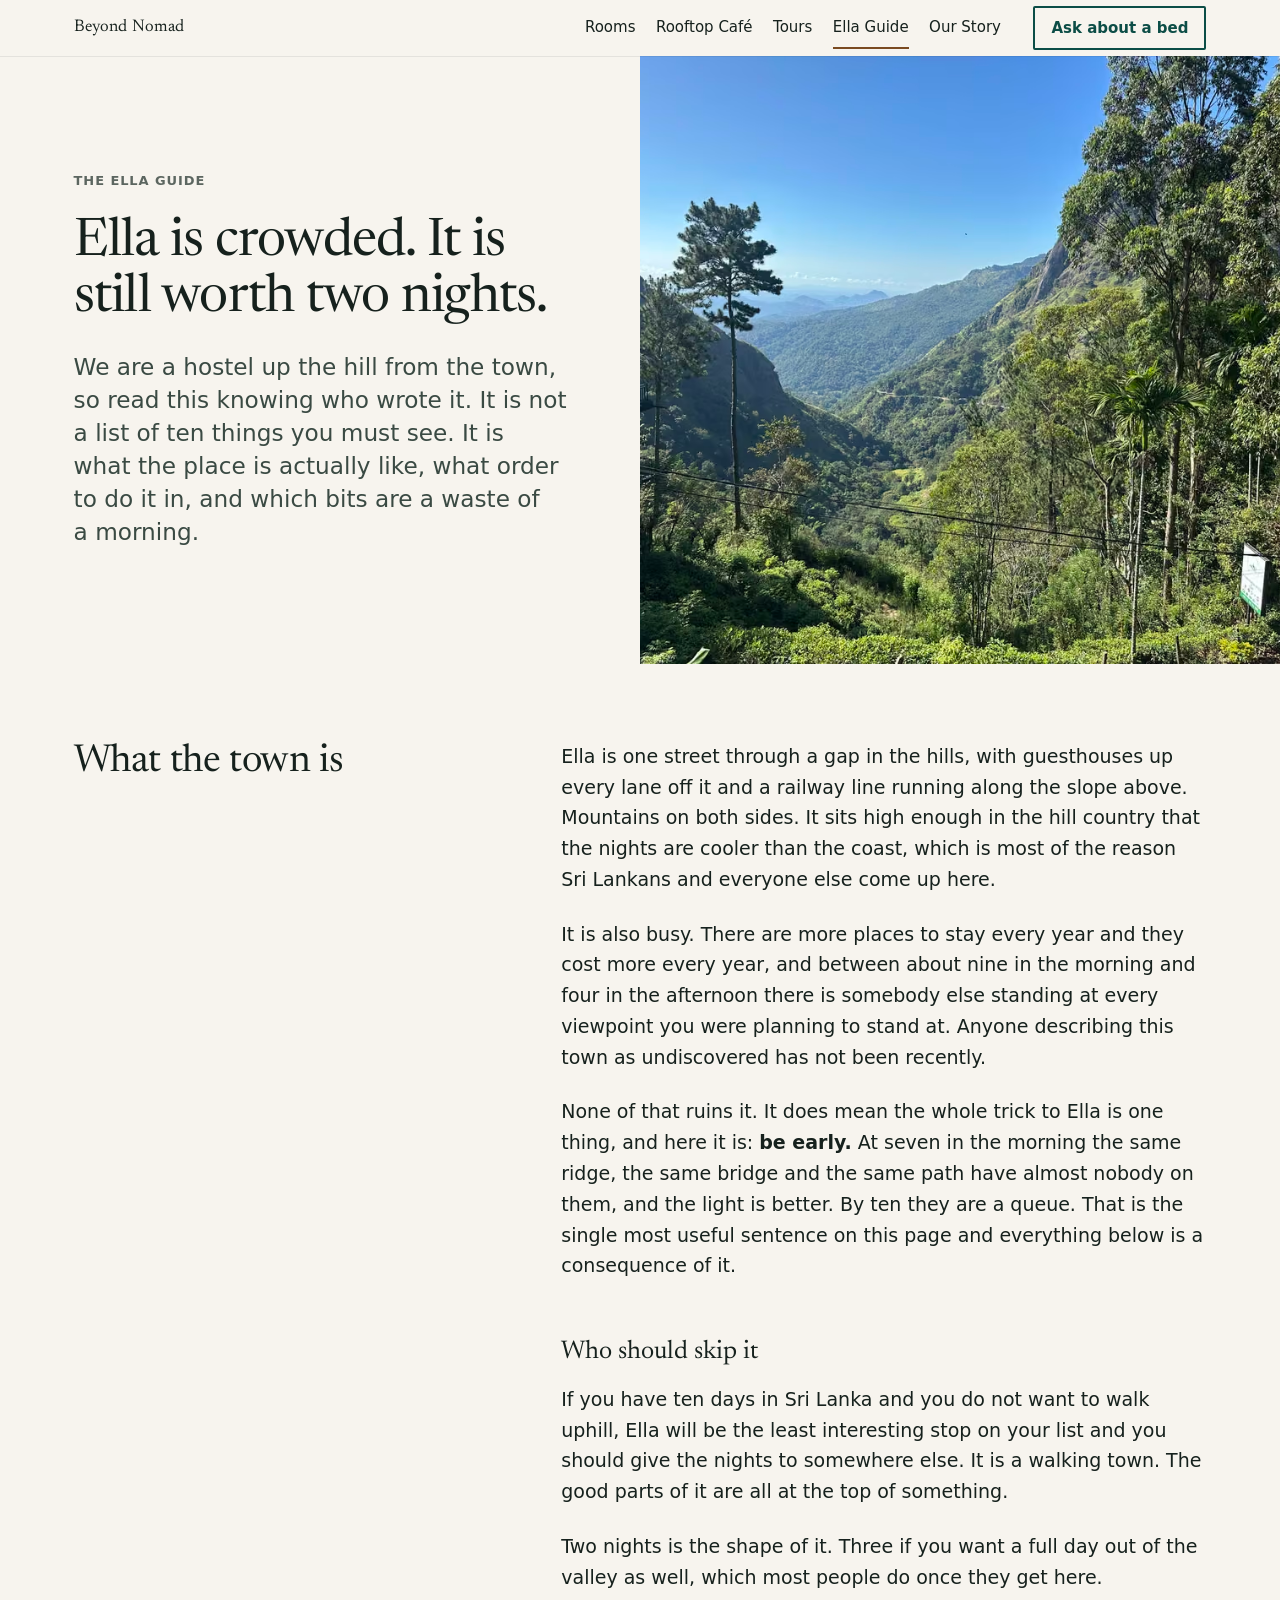
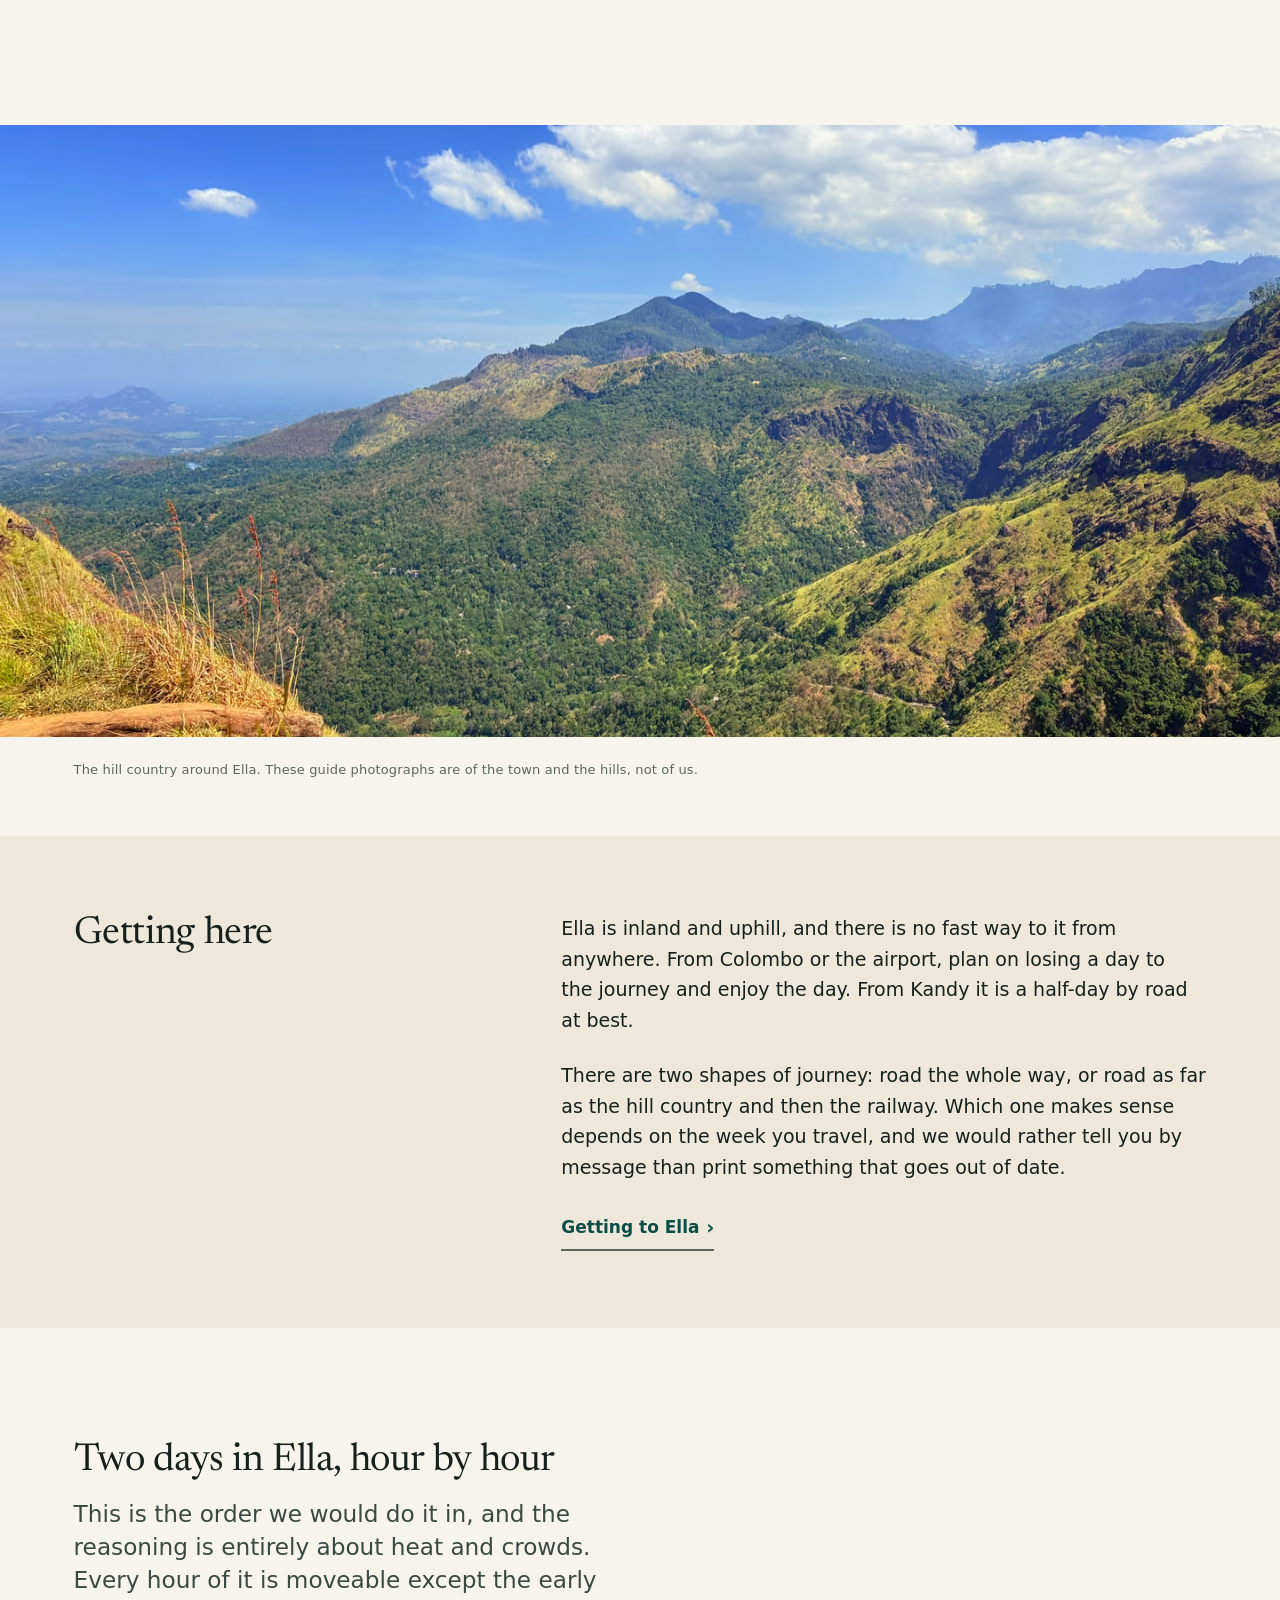
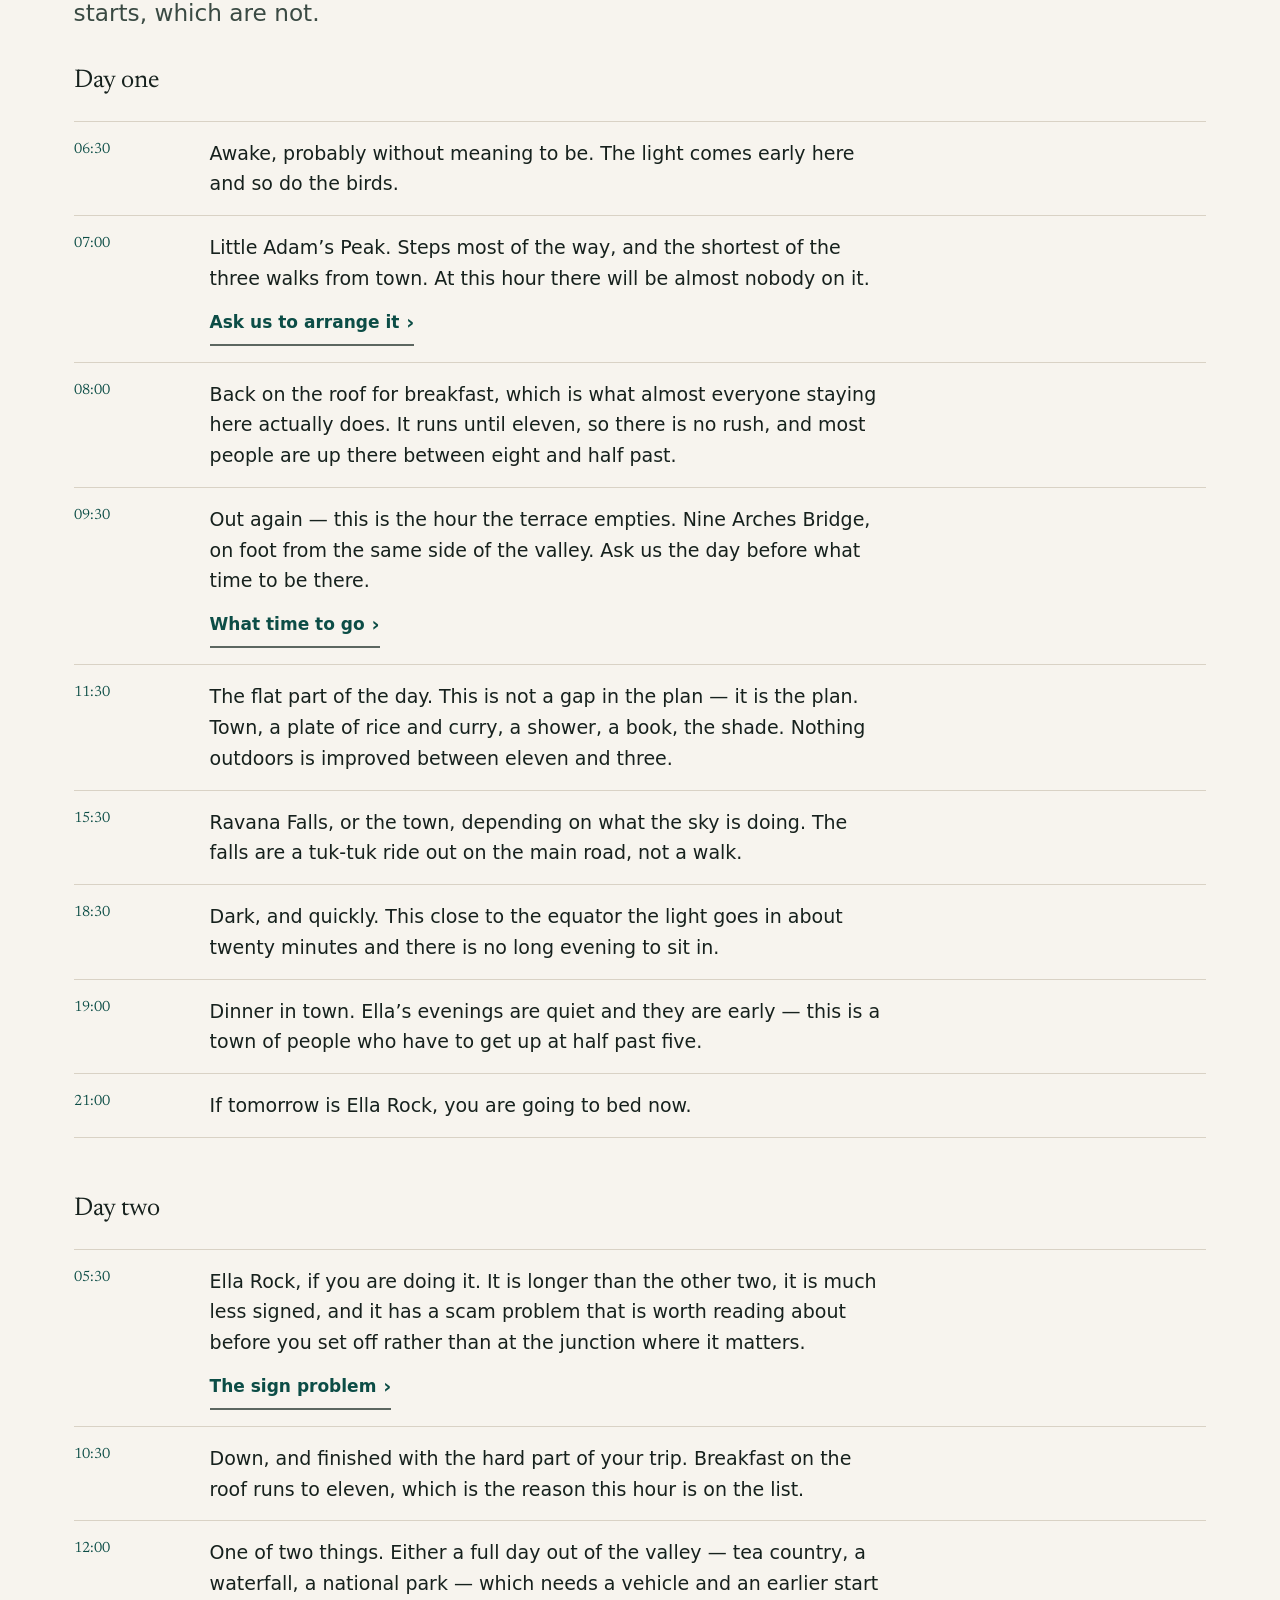
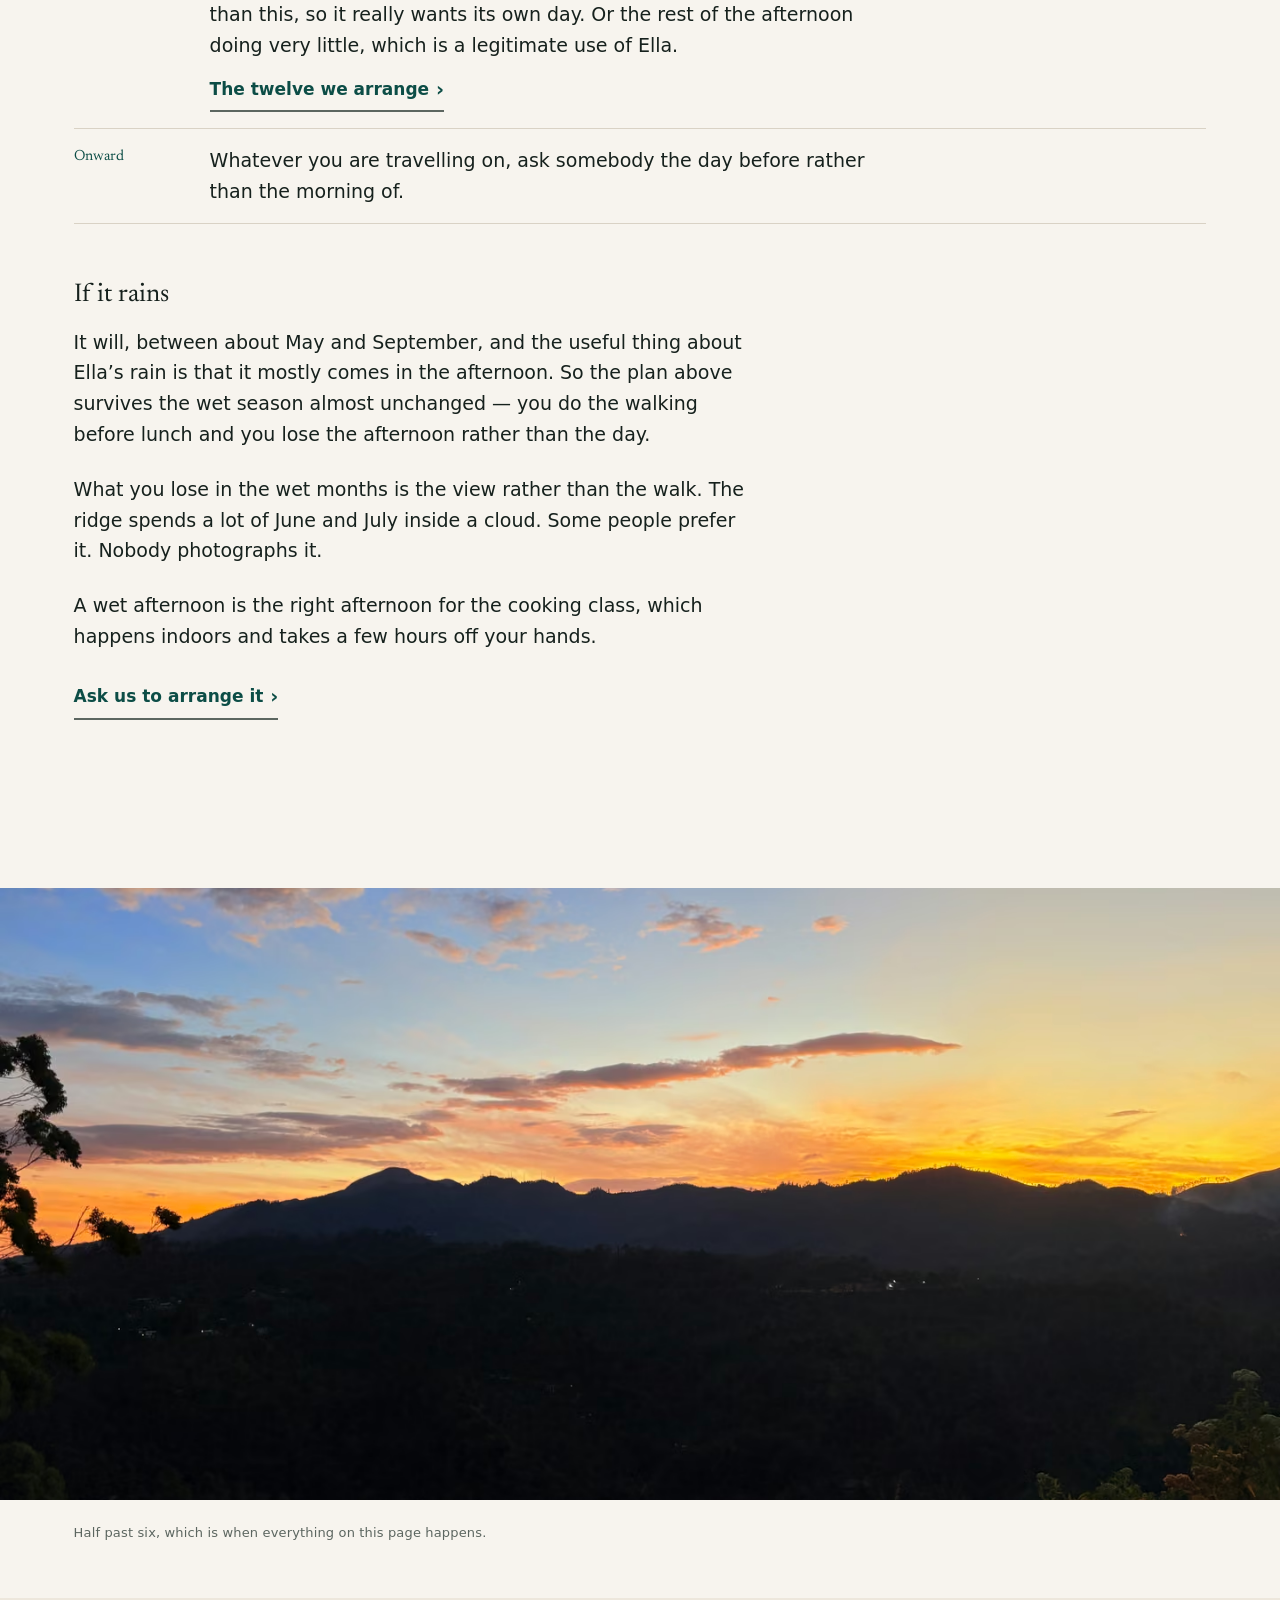
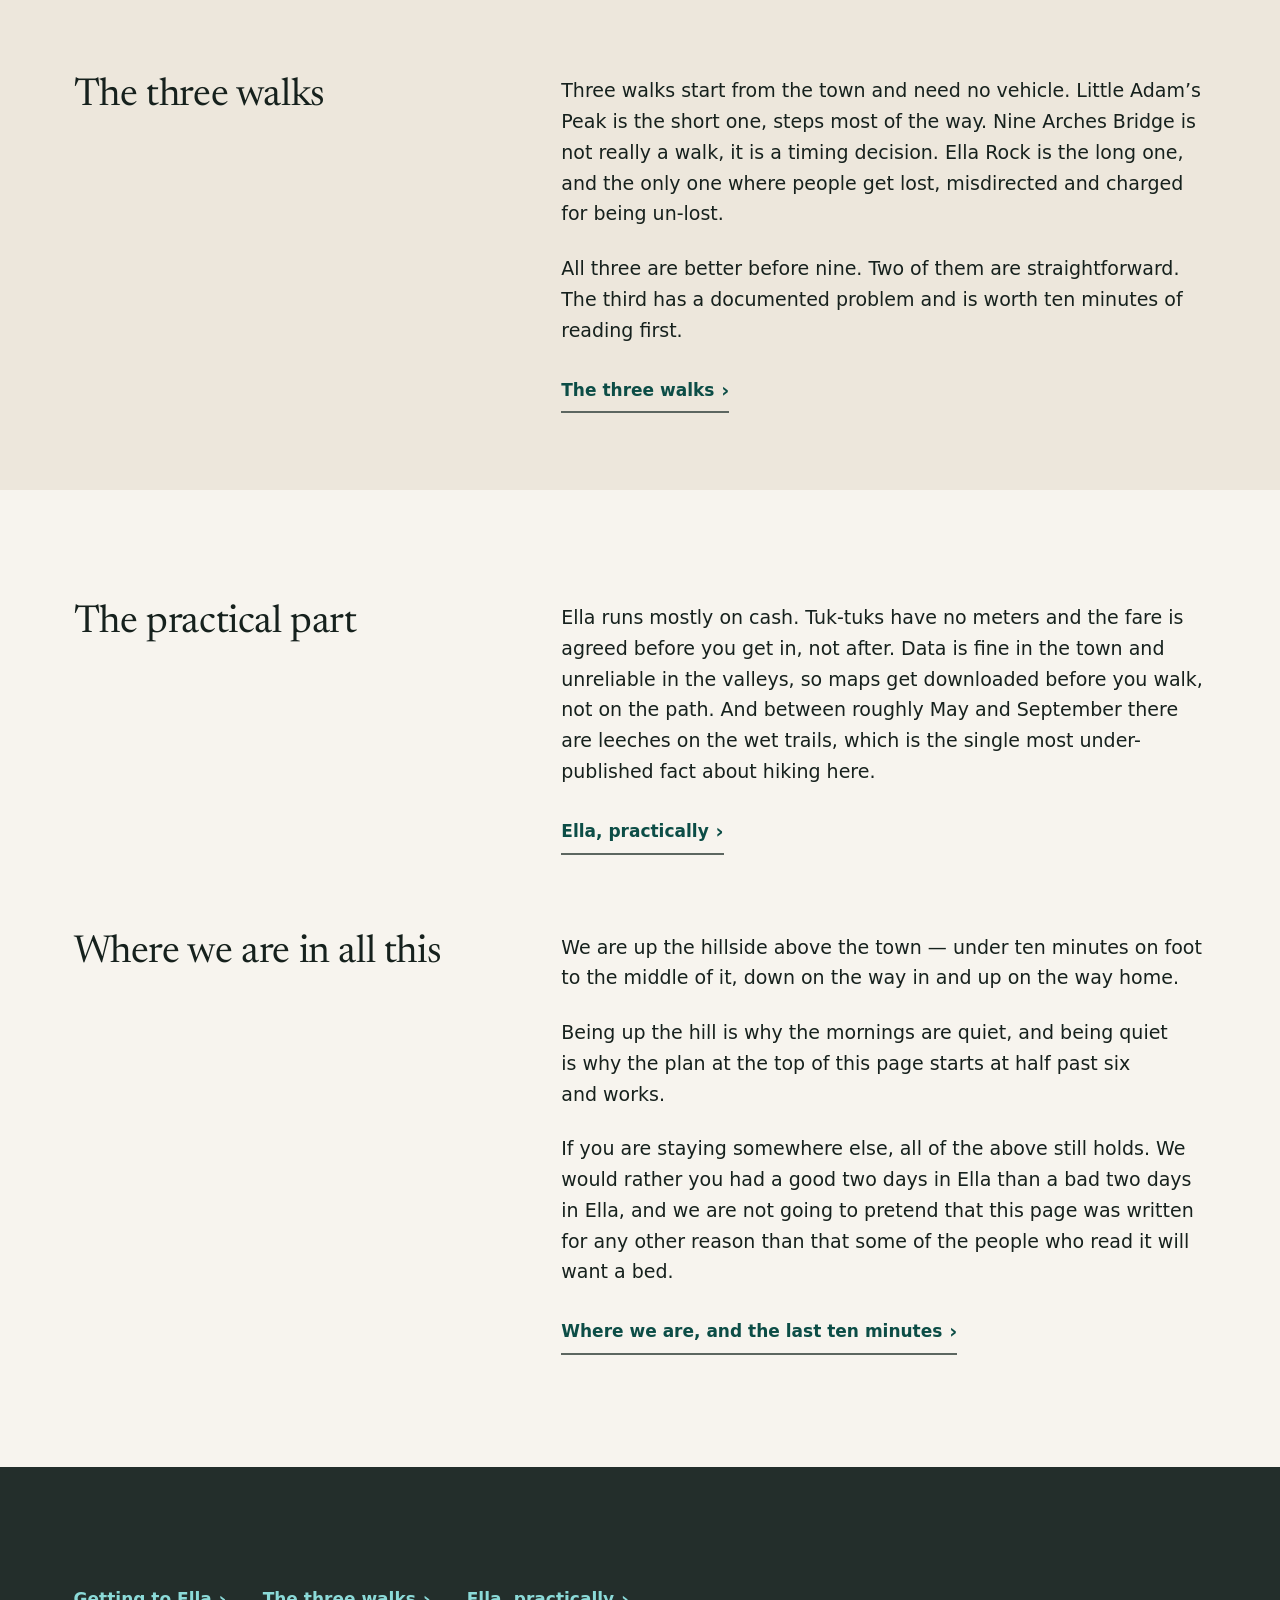
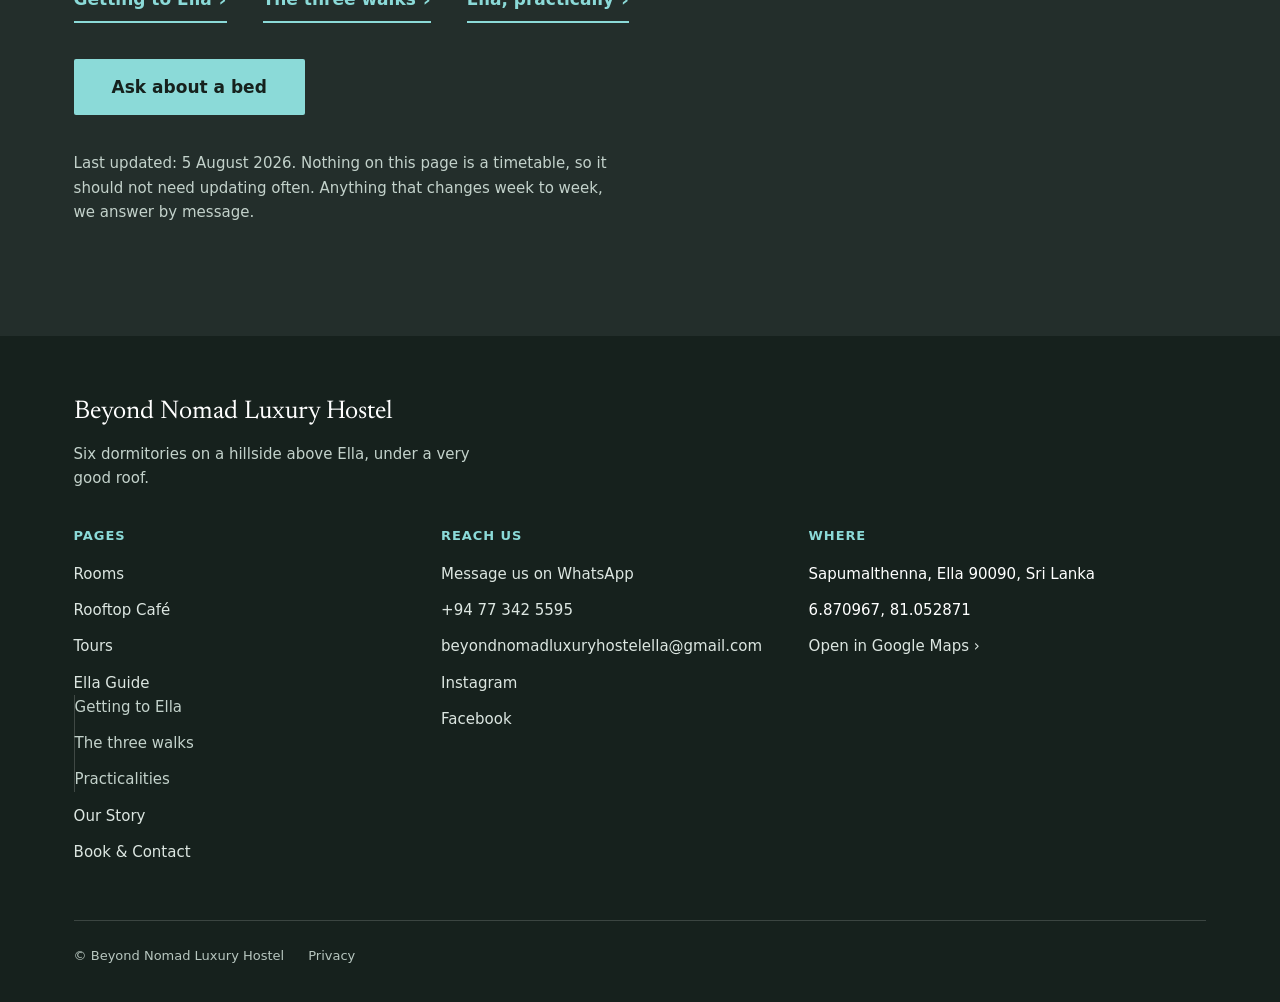
<file: ella/index.html>
<!DOCTYPE html>
<html lang="en">
<head>
<meta charset="utf-8">
<meta name="viewport" content="width=device-width, initial-scale=1">
<title>Ella, Sri Lanka: crowded, and worth it | Beyond Nomad</title>
<meta name="description" content="Ella is a small hill town with too many people in it, and it is still worth two nights. What the town is actually like, a two-day plan, and three walks.">
<link rel="canonical" href="https://beyondnomadhostel.com/ella/">
<meta name="theme-color" content="#0E4636">
<meta property="og:site_name" content="Beyond Nomad Luxury Hostel">
<meta property="og:type" content="website">
<meta property="og:locale" content="en">
<meta property="og:url" content="https://beyondnomadhostel.com/ella/">
<meta property="og:title" content="Ella, Sri Lanka: crowded, and worth it">
<meta property="og:description" content="Ella is a small hill town with too many people in it, and it is still worth two nights. What the town is actually like, a two-day plan, and three walks.">
<meta property="og:image" content="https://beyondnomadhostel.com/assets/img/og-terrace.jpg">
<meta property="og:image:width" content="1200">
<meta property="og:image:height" content="630">
<meta property="og:image:alt" content="The rooftop terrace at Beyond Nomad, facing a mountain ridge across the Ella valley.">
<meta name="twitter:card" content="summary_large_image">
<link rel="icon" href="/assets/favicon.svg" type="image/svg+xml">
<link rel="apple-touch-icon" href="/assets/apple-touch-icon.png">
<link rel="stylesheet" href="/assets/css/site.css">
</head>
<body>
<a class="skip-link" href="#main">Skip to content</a>

<header class="header" id="site-header">
  <div class="header__inner">
    <a class="wordmark" href="/" aria-label="Beyond Nomad Luxury Hostel — home">Beyond Nomad</a>
    <button class="menu-btn" type="button" id="menu-open" aria-expanded="false" aria-controls="site-menu">
      <svg viewBox="0 0 18 18" aria-hidden="true" focusable="false"><path d="M1 4h16M1 9h16M1 14h16" stroke="currentColor" stroke-width="1.8" fill="none"/></svg>
      Menu
    </button>
    <nav class="nav-desktop" aria-label="Main">
      <a href="/rooms/">Rooms</a>
      <a href="/breakfast/">Rooftop Café</a>
      <a href="/tours/">Tours</a>
      <a href="/ella/" aria-current="page">Ella Guide</a>
      <a href="/story/">Our Story</a>
      <a class="btn btn--outline btn--sm" href="/book/">Ask about a bed</a>
    </nav>
  </div>
</header>

<div class="menu" id="site-menu" role="dialog" aria-modal="true" aria-label="Site menu" data-open="false">
  <div class="menu__top">
    <span class="wordmark" aria-hidden="true">Beyond Nomad</span>
    <button class="menu__close" type="button" id="menu-close" aria-label="Close menu">
      Close
      <svg viewBox="0 0 18 18" aria-hidden="true" focusable="false"><path d="M3 3l12 12M15 3L3 15" stroke="currentColor" stroke-width="1.8" fill="none"/></svg>
    </button>
  </div>
  <ul class="menu__list">
    <li><a href="/rooms/">Rooms</a></li>
    <li><a href="/breakfast/">Rooftop Café</a></li>
    <li><a href="/tours/">Tours</a></li>
    <li><a href="/ella/">Ella Guide</a></li>
    <li><a href="/story/">Our Story</a></li>
    <li><a href="/book/">Book &amp; Contact</a></li>
  </ul>
  <div class="menu__contact">
    <a href="https://wa.me/94773425595" data-wa data-wa-intent="bed">Message us on WhatsApp</a>
    <a href="https://instagram.com/beyond_nomad_ella" rel="noopener">Instagram</a>
    <a href="tel:+94773425595">+94 77 342 5595</a>
  </div>
</div>

<main id="main">

  <section class="fold fold--page">
    <div class="fold__panel">
      <p class="eyebrow fold__eyebrow">The Ella guide</p>
      <h1>Ella is crowded. It is still worth two nights.</h1>
      <p class="lede fold__sub">We are a hostel up the hill from the town, so read this knowing who wrote it. It is not a list of ten things you must see. It is what the place is actually like, what order to do it in, and which bits are a waste of a morning.</p>
    </div>
    <div class="fold__media">
      <picture>
        <source type="image/avif" sizes="(min-width: 900px) 52vw, 100vw" srcset="/assets/img/valley-view-480.avif 480w, /assets/img/valley-view-960.avif 960w, /assets/img/valley-view-1440.avif 1440w">
        <source type="image/webp" sizes="(min-width: 900px) 52vw, 100vw" srcset="/assets/img/valley-view-480.webp 480w, /assets/img/valley-view-960.webp 960w, /assets/img/valley-view-1440.webp 1440w">
        <img src="/assets/img/valley-view-1440.jpg" fetchpriority="high" decoding="async" alt="The gap below Ella: a wooded valley running between two ridges, with hills going back into haze.">
      </picture>
    </div>
  </section>

  <section class="section section--tight" id="what-ella-is">
    <div class="wrap">
      <div class="spread spread--rail">
        <div class="spread__aside"><h2>What the town is</h2></div>
        <div class="prose">
        <p>Ella is one street through a gap in the hills, with guesthouses up every lane off it and a railway line running along the slope above. Mountains on both sides. It sits high enough in the hill country that the nights are cooler than the coast, which is most of the reason Sri Lankans and everyone else come up here.</p>
        <p>It is also busy. There are more places to stay every year and they cost more every year, and between about nine in the morning and four in the afternoon there is somebody else standing at every viewpoint you were planning to stand at. Anyone describing this town as undiscovered has not been recently.</p>
        <p>None of that ruins it. It does mean the whole trick to Ella is one thing, and here it is: <strong>be early.</strong> At seven in the morning the same ridge, the same bridge and the same path have almost nobody on them, and the light is better. By ten they are a queue. That is the single most useful sentence on this page and everything below is a consequence of it.</p>
        <h3 style="margin-top:var(--s7)">Who should skip it</h3>
        <p style="margin-top:var(--s4)">If you have ten days in Sri Lanka and you do not want to walk uphill, Ella will be the least interesting stop on your list and you should give the nights to somewhere else. It is a walking town. The good parts of it are all at the top of something.</p>
        <p>Two nights is the shape of it. Three if you want a full day out of the valley as well, which most people do once they get here.</p>
        
        </div>
      </div>
    </div>
  </section>

  <figure class="plate">
      <div class="plate__frame">
        <picture>
          <source type="image/avif" sizes="100vw" srcset="/assets/img/hill-country-range-480.avif 480w, /assets/img/hill-country-range-960.avif 960w, /assets/img/hill-country-range-1440.avif 1440w, /assets/img/hill-country-range-1920.avif 1920w">
          <source type="image/webp" sizes="100vw" srcset="/assets/img/hill-country-range-480.webp 480w, /assets/img/hill-country-range-960.webp 960w, /assets/img/hill-country-range-1440.webp 1440w, /assets/img/hill-country-range-1920.webp 1920w">
          <img src="/assets/img/hill-country-range-1440.jpg" width="1440" height="1080" loading="lazy" decoding="async" alt="Range after range of hill country going back into haze, the nearest slopes wooded and the furthest almost white.">
        </picture>
      </div>
      <figcaption>The hill country around Ella. These guide photographs are of the town and the hills, not of us.</figcaption>
    </figure>

  <section class="section section--tight section--paper2" id="getting-to-ella">
    <div class="wrap">
      <div class="spread spread--rail">
        <div class="spread__aside"><h2>Getting here</h2></div>
        <div class="prose">
        <p>Ella is inland and uphill, and there is no fast way to it from anywhere. From Colombo or the airport, plan on losing a day to the journey and enjoy the day. From Kandy it is a half-day by road at best.</p>
        <p>There are two shapes of journey: road the whole way, or road as far as the hill country and then the railway. Which one makes sense depends on the week you travel, and we would rather tell you by message than print something that goes out of date.</p>
        <p style="margin-top:var(--s5)"><a class="link-more" href="/ella/getting-here/">Getting to Ella</a></p>
        </div>
      </div>
    </div>
  </section>

  <section class="section" id="48-hours">
    <div class="wrap">
      <h2>Two days in Ella, hour by hour</h2>
      <p class="lede" style="margin:var(--s4) 0 var(--s6);max-width:34rem">This is the order we would do it in, and the reasoning is entirely about heat and crowds. Every hour of it is moveable except the early starts, which are not.</p>

      <h3>Day one</h3>
      <dl class="timeline">
        <div><dt>06:30</dt><dd>Awake, probably without meaning to be. The light comes early here and so do the birds.</dd></div>
        <div><dt>07:00</dt><dd>Little Adam&#8217;s Peak. Steps most of the way, and the shortest of the three walks from town. At this hour there will be almost nobody on it. <br><a class="link-more" style="margin-top:var(--s2)" href="/tours/#little-adams-peak">Ask us to arrange it</a></dd></div>
        <div><dt>08:00</dt><dd>Back on the roof for breakfast, which is what almost everyone staying here actually does. It runs until eleven, so there is no rush, and most people are up there between eight and half past.</dd></div>
          <div><dt>09:30</dt><dd>Out again — this is the hour the terrace empties. Nine Arches Bridge, on foot from the same side of the valley. Ask us the day before what time to be there. <br><a class="link-more" style="margin-top:var(--s2)" href="/ella/walks/#nine-arches-bridge">What time to go</a></dd></div>
        <div><dt>11:30</dt><dd>The flat part of the day. This is not a gap in the plan &mdash; it is the plan. Town, a plate of rice and curry, a shower, a book, the shade. Nothing outdoors is improved between eleven and three.</dd></div>
        <div><dt>15:30</dt><dd>Ravana Falls, or the town, depending on what the sky is doing. The falls are a tuk-tuk ride out on the main road, not a walk.</dd></div>
        <div><dt>18:30</dt><dd>Dark, and quickly. This close to the equator the light goes in about twenty minutes and there is no long evening to sit in.</dd></div>
        <div><dt>19:00</dt><dd>Dinner in town. Ella&#8217;s evenings are quiet and they are early &mdash; this is a town of people who have to get up at half past five.</dd></div>
        <div><dt>21:00</dt><dd>If tomorrow is Ella Rock, you are going to bed now.</dd></div>
      </dl>

      <h3 style="margin-top:var(--s7)">Day two</h3>
      <dl class="timeline">
        <div><dt>05:30</dt><dd>Ella Rock, if you are doing it. It is longer than the other two, it is much less signed, and it has a scam problem that is worth reading about before you set off rather than at the junction where it matters. <br><a class="link-more" style="margin-top:var(--s2)" href="/ella/walks/#ella-rock">The sign problem</a></dd></div>
        <div><dt>10:30</dt><dd>Down, and finished with the hard part of your trip. Breakfast on the roof runs to eleven, which is the reason this hour is on the list.</dd></div>
        <div><dt>12:00</dt><dd>One of two things. Either a full day out of the valley &mdash; tea country, a waterfall, a national park &mdash; which needs a vehicle and an earlier start than this, so it really wants its own day. Or the rest of the afternoon doing very little, which is a legitimate use of Ella. <br><a class="link-more" style="margin-top:var(--s2)" href="/tours/">The twelve we arrange</a></dd></div>
        <div><dt>Onward</dt><dd>Whatever you are travelling on, ask somebody the day before rather than the morning of.</dd></div>
      </dl>

      <div class="prose" style="margin-top:var(--s7)">
        <h3>If it rains</h3>
        <p style="margin-top:var(--s4)">It will, between about May and September, and the useful thing about Ella&#8217;s rain is that it mostly comes in the afternoon. So the plan above survives the wet season almost unchanged &mdash; you do the walking before lunch and you lose the afternoon rather than the day.</p>
        <p>What you lose in the wet months is the view rather than the walk. The ridge spends a lot of June and July inside a cloud. Some people prefer it. Nobody photographs it.</p>
        <p>A wet afternoon is the right afternoon for the cooking class, which happens indoors and takes a few hours off your hands.</p>
        <p style="margin-top:var(--s5)"><a class="link-more" href="/tours/#cooking-class">Ask us to arrange it</a></p>
      </div>
      
    </div>
  </section>

  <figure class="plate">
      <div class="plate__frame">
        <picture>
          <source type="image/avif" sizes="100vw" srcset="/assets/img/ella-sunrise-480.avif 480w, /assets/img/ella-sunrise-960.avif 960w, /assets/img/ella-sunrise-1440.avif 1440w, /assets/img/ella-sunrise-1920.avif 1920w">
          <source type="image/webp" sizes="100vw" srcset="/assets/img/ella-sunrise-480.webp 480w, /assets/img/ella-sunrise-960.webp 960w, /assets/img/ella-sunrise-1440.webp 1440w, /assets/img/ella-sunrise-1920.webp 1920w">
          <img src="/assets/img/ella-sunrise-1440.jpg" width="1440" height="1080" loading="lazy" decoding="async" alt="Sunrise behind layered hill silhouettes, the sky orange above and the valley still dark.">
        </picture>
      </div>
      <figcaption>Half past six, which is when everything on this page happens.</figcaption>
    </figure>

  <section class="section section--tight section--paper2" id="the-walks">
    <div class="wrap">
      <div class="spread spread--rail">
        <div class="spread__aside"><h2>The three walks</h2></div>
        <div class="prose">
        <p>Three walks start from the town and need no vehicle. Little Adam&#8217;s Peak is the short one, steps most of the way. Nine Arches Bridge is not really a walk, it is a timing decision. Ella Rock is the long one, and the only one where people get lost, misdirected and charged for being un-lost.</p>
        <p>All three are better before nine. Two of them are straightforward. The third has a documented problem and is worth ten minutes of reading first.</p>
        <p style="margin-top:var(--s5)"><a class="link-more" href="/ella/walks/">The three walks</a></p>
        </div>
      </div>
    </div>
  </section>

  <section class="section section--tight" id="practicalities">
    <div class="wrap">
      <div class="spread spread--rail">
        <div class="spread__aside"><h2>The practical part</h2></div>
        <div class="prose">
        <p>Ella runs mostly on cash. Tuk-tuks have no meters and the fare is agreed before you get in, not after. Data is fine in the town and unreliable in the valleys, so maps get downloaded before you walk, not on the path. And between roughly May and September there are leeches on the wet trails, which is the single most under-published fact about hiking here.</p>
        <p style="margin-top:var(--s5)"><a class="link-more" href="/ella/practicalities/">Ella, practically</a></p>
        </div>
      </div>
    </div>
  </section>

  <section class="section" id="where-we-are">
    <div class="wrap">
      <div class="spread spread--rail">
        <div class="spread__aside"><h2>Where we are in all this</h2></div>
        <div class="prose">
        <p>We are up the hillside above the town — under ten minutes on foot to the middle of it, down on the way in and up on the way home.</p>
        <p>Being up the hill is why the mornings are quiet, and being quiet is why the plan at the top of this page starts at half past six and works.</p>
        <p>If you are staying somewhere else, all of the above still holds. We would rather you had a good two days in Ella than a bad two days in Ella, and we are not going to pretend that this page was written for any other reason than that some of the people who read it will want a bed.</p>
        <p style="margin-top:var(--s5)"><a class="link-more" href="/book/#find-us">Where we are, and the last ten minutes</a></p>
        </div>
      </div>
    </div>
  </section>

  <section class="section section--dark">
    <div class="wrap">
      <div class="onward">
        <a class="link-more" href="/ella/getting-here/">Getting to Ella</a>
        <a class="link-more" href="/ella/walks/">The three walks</a>
        <a class="link-more" href="/ella/practicalities/">Ella, practically</a>
      </div>
      <p style="margin-top:var(--s6)"><a class="btn btn--primary" href="/book/">Ask about a bed</a></p>
      <p class="updated" style="margin-top:var(--s6)">Last updated: 5 August 2026. Nothing on this page is a timetable, so it should not need updating often. Anything that changes week to week, we answer by message.</p>
    </div>
  </section>

</main>

<footer class="footer">
  <div class="wrap">
    <p class="footer__brand">Beyond Nomad Luxury Hostel</p>
    <p class="footer__tag">Six dormitories on a hillside above Ella, under a very good roof.</p>
    <div class="footer__cols">
      <div>
        <h2>Pages</h2>
        <ul>
          <li><a href="/rooms/">Rooms</a></li>
          <li><a href="/breakfast/">Rooftop Café</a></li>
          <li><a href="/tours/">Tours</a></li>
          <li><a href="/ella/">Ella Guide</a>
            <ul class="footer__sub">
              <li><a href="/ella/getting-here/">Getting to Ella</a></li>
              <li><a href="/ella/walks/">The three walks</a></li>
              <li><a href="/ella/practicalities/">Practicalities</a></li>
            </ul>
          </li>
          <li><a href="/story/">Our Story</a></li>
          <li><a href="/book/">Book &amp; Contact</a></li>
        </ul>
      </div>
      <div>
        <h2>Reach us</h2>
        <ul>
          <li><a href="https://wa.me/94773425595" data-wa data-wa-intent="bed">Message us on WhatsApp</a></li>
          <li><a href="tel:+94773425595">+94 77 342 5595</a></li>
          <li><a href="mailto:beyondnomadluxuryhostelella@gmail.com">beyondnomadluxuryhostelella@gmail.com</a></li>
          <li><a href="https://instagram.com/beyond_nomad_ella" rel="noopener">Instagram</a></li>
          <li><a href="https://www.facebook.com/profile.php?id=61566782026271" rel="noopener">Facebook</a></li>
        </ul>
      </div>
      <div>
        <h2>Where</h2>
        <ul>
          <li>Sapumalthenna, Ella 90090, Sri Lanka</li>
          <li>6.870967, 81.052871</li>
          <li><a href="https://www.google.com/maps/search/?api=1&amp;query=6.870967,81.052871" rel="noopener">Open in Google Maps ›</a></li>
        </ul>
      </div>
    </div>
    <div class="footer__legal">
      <span>© Beyond Nomad Luxury Hostel</span>
      <a href="/privacy/">Privacy</a>
    </div>
  </div>
</footer>

<div class="stickybar" inert>
  <a class="stickybar__cta" href="/book/">Ask about a bed</a>
  <span class="stickybar__price">LKR 5,000 per bed</span>
</div>

<script type="application/ld+json">
{
  "@context": "https://schema.org",
  "@graph": [
    {
      "@type": "Hostel",
      "@id": "https://beyondnomadhostel.com/#hostel",
      "name": "Beyond Nomad Luxury Hostel",
      "url": "https://beyondnomadhostel.com/"
    },
    {
      "@type": "WebPage",
      "@id": "https://beyondnomadhostel.com/ella/#webpage",
      "url": "https://beyondnomadhostel.com/ella/",
      "name": "Ella, Sri Lanka: crowded, and worth it",
      "description": "What the town is actually like, a two-day plan, and three walks.",
      "inLanguage": "en",
      "dateModified": "2026-08-05",
      "about": { "@id": "https://beyondnomadhostel.com/#hostel" },
      "publisher": { "@id": "https://beyondnomadhostel.com/#hostel" }
    },
    {
      "@type": "BreadcrumbList",
      "itemListElement": [
      { "@type": "ListItem", "position": 1, "name": "Home", "item": "https://beyondnomadhostel.com/" },
      { "@type": "ListItem", "position": 2, "name": "Ella guide", "item": "https://beyondnomadhostel.com/ella/" }
      ]
    }
  ]
}
</script>

<script src="/assets/js/site.js" defer></script>
</body>
</html>
</file>
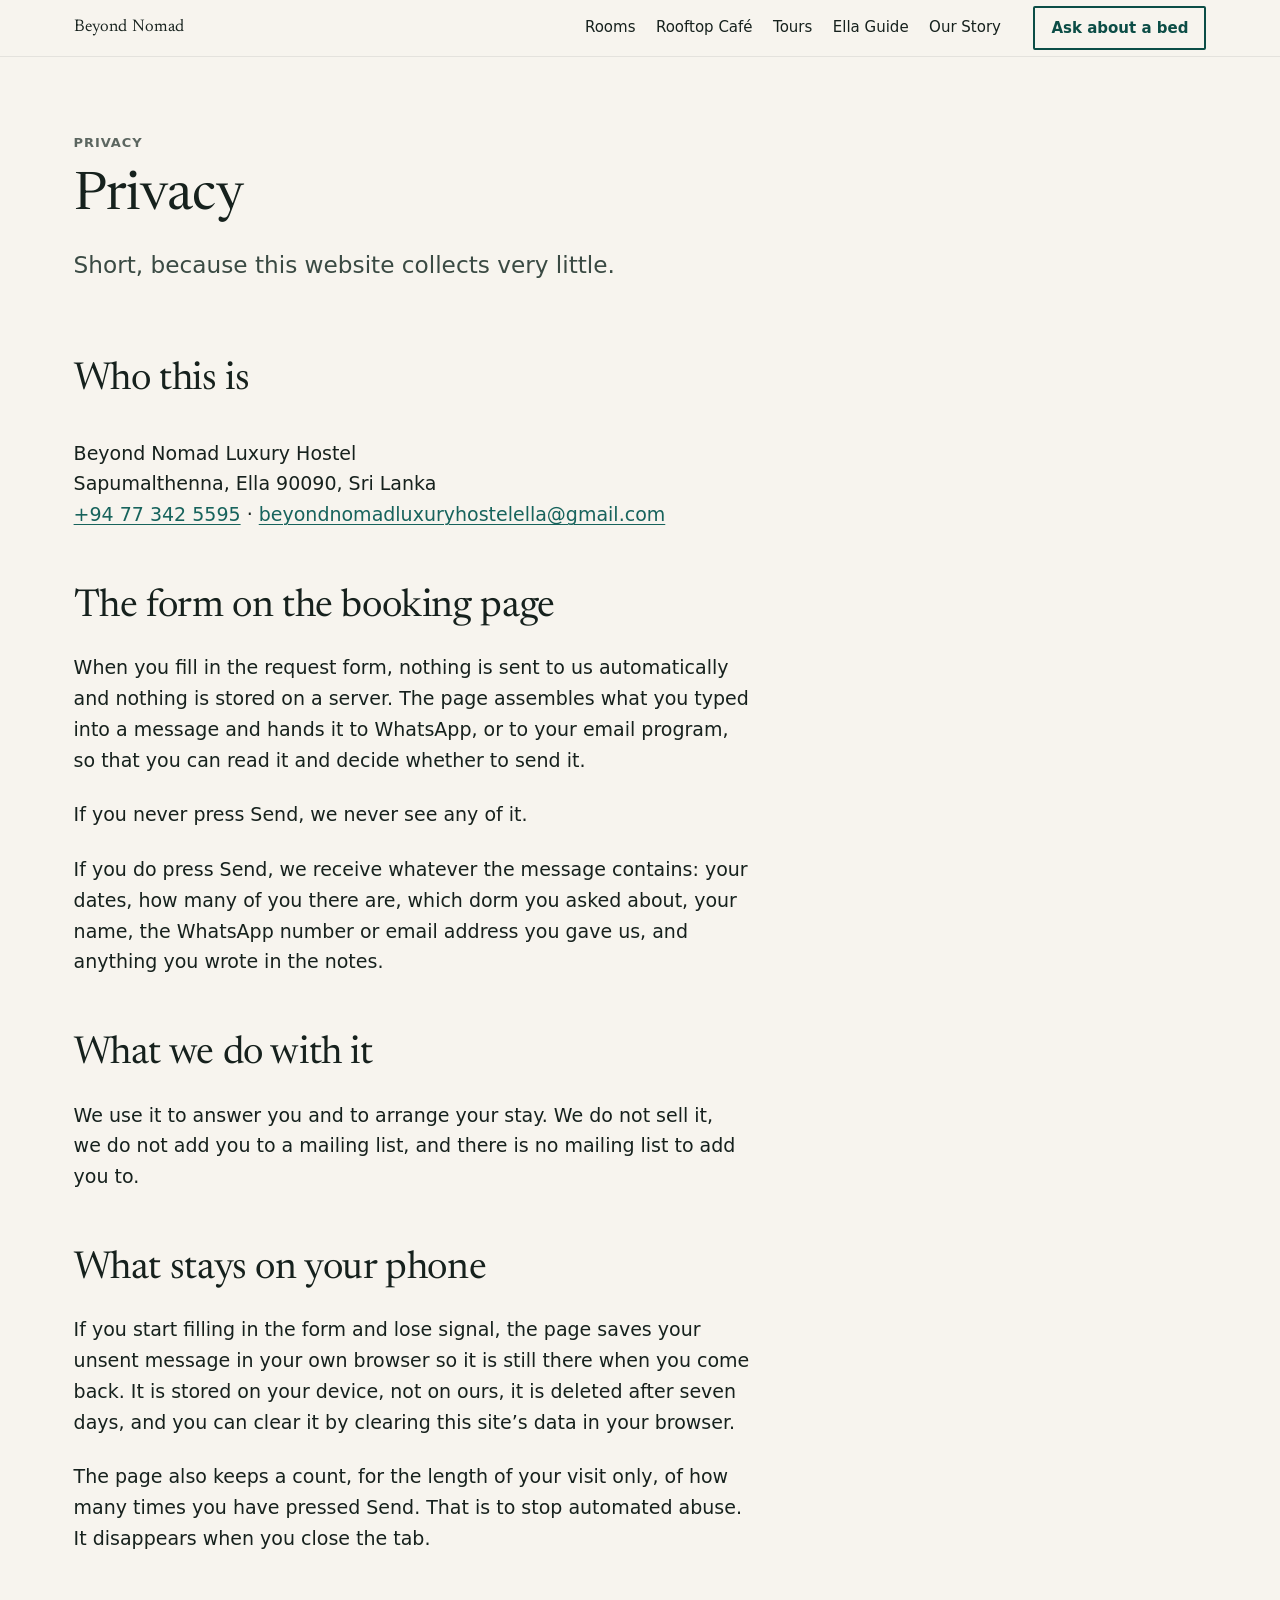
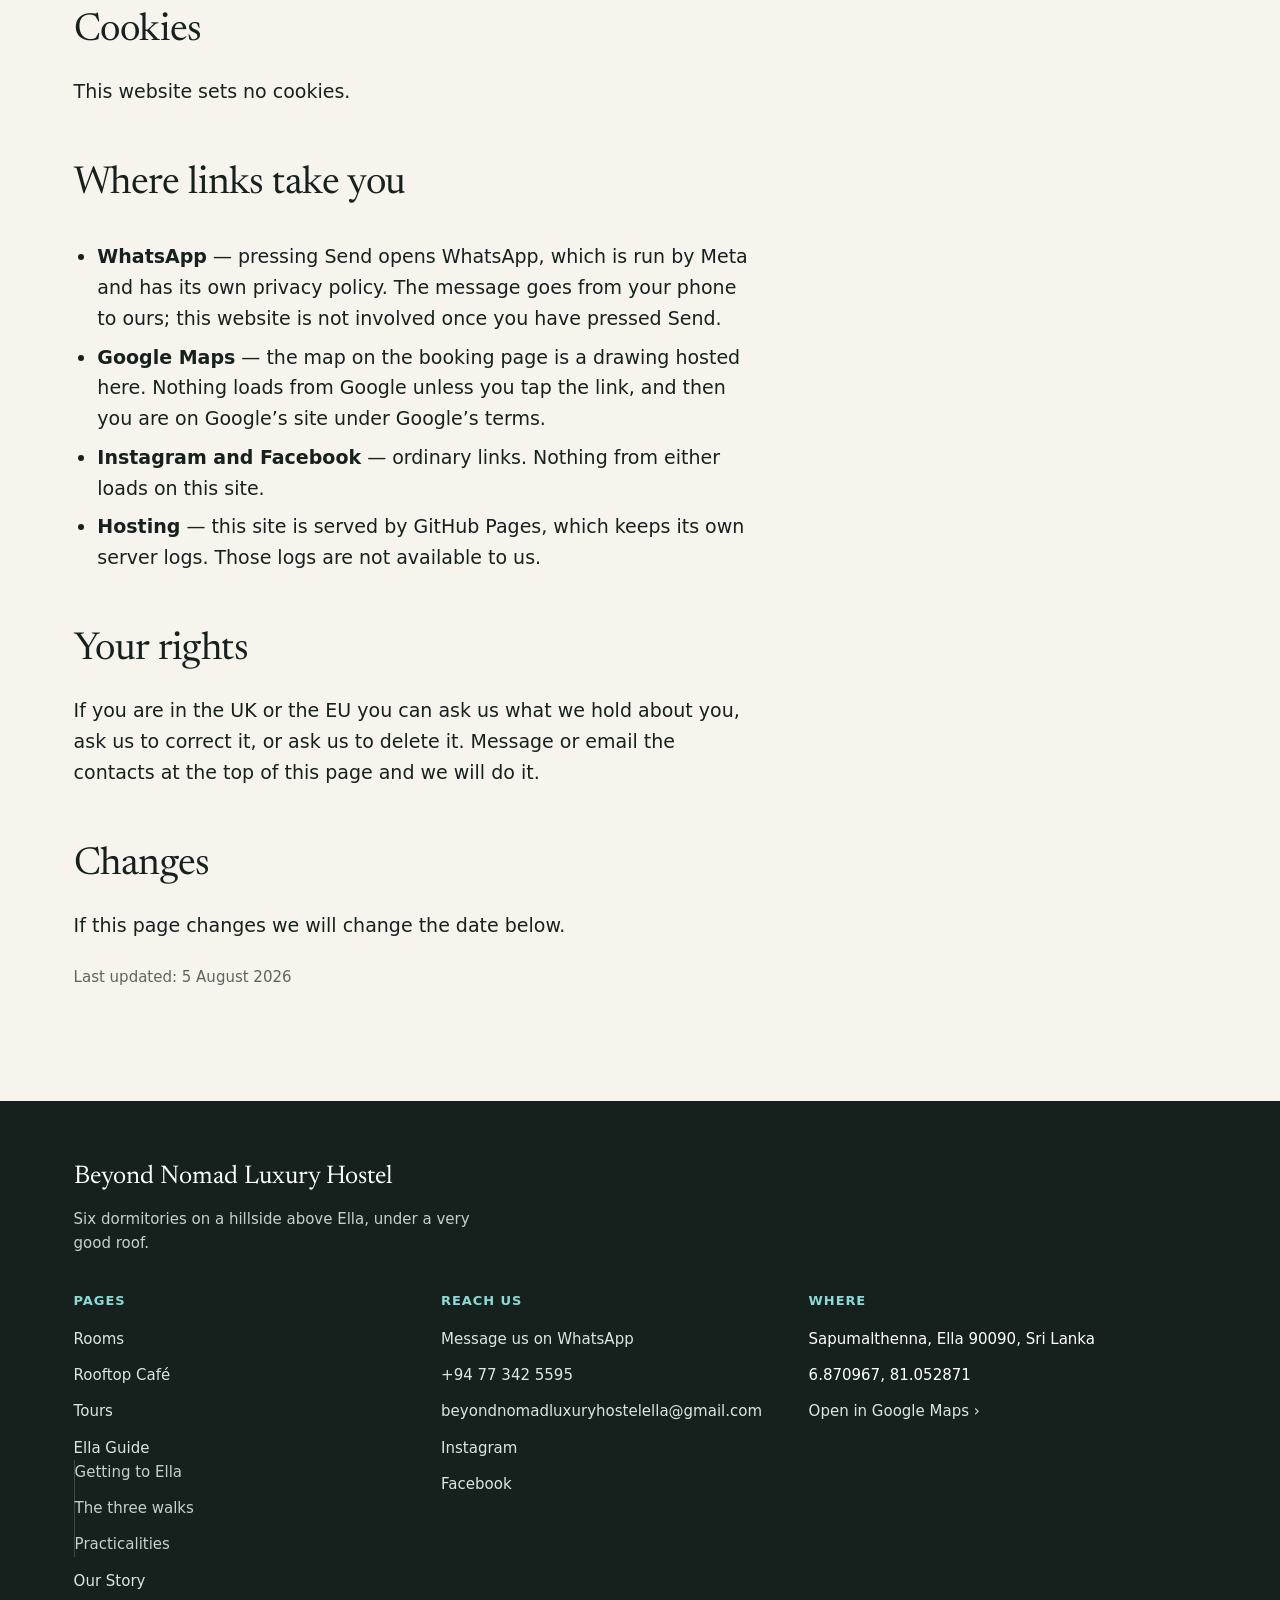
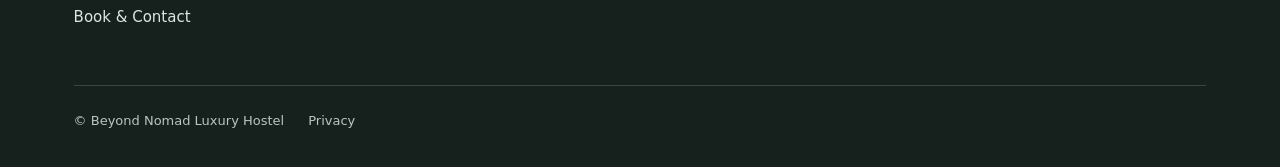
<file: privacy/index.html>
<!DOCTYPE html>
<html lang="en">
<head>
<meta charset="utf-8">
<meta name="viewport" content="width=device-width, initial-scale=1">
<title>Privacy | Beyond Nomad Hostel, Ella</title>
<meta name="description" content="What this website does with what you type into the request form, and what it does not do. Short, because we collect very little.">
<link rel="canonical" href="https://beyondnomadhostel.com/privacy/">
<meta name="theme-color" content="#0E4636">
<meta property="og:site_name" content="Beyond Nomad Luxury Hostel">
<meta property="og:type" content="website">
<meta property="og:locale" content="en">
<meta property="og:url" content="https://beyondnomadhostel.com/privacy/">
<meta property="og:title" content="Privacy">
<meta property="og:description" content="What this website does with what you type into the request form, and what it does not do.">
<meta property="og:image" content="https://beyondnomadhostel.com/assets/img/og-terrace.jpg">
<meta property="og:image:width" content="1200">
<meta property="og:image:height" content="630">
<meta property="og:image:alt" content="The rooftop terrace at Beyond Nomad, facing a mountain ridge across the Ella valley.">
<meta name="twitter:card" content="summary_large_image">
<link rel="icon" href="/assets/favicon.svg" type="image/svg+xml">
<link rel="apple-touch-icon" href="/assets/apple-touch-icon.png">
<link rel="stylesheet" href="/assets/css/site.css">
</head>
<body>
<a class="skip-link" href="#main">Skip to content</a>

<header class="header" id="site-header">
  <div class="header__inner">
    <a class="wordmark" href="/" aria-label="Beyond Nomad Luxury Hostel — home">Beyond Nomad</a>
    <button class="menu-btn" type="button" id="menu-open" aria-expanded="false" aria-controls="site-menu">
      <svg viewBox="0 0 18 18" aria-hidden="true" focusable="false"><path d="M1 4h16M1 9h16M1 14h16" stroke="currentColor" stroke-width="1.8" fill="none"/></svg>
      Menu
    </button>
    <nav class="nav-desktop" aria-label="Main">
      <a href="/rooms/">Rooms</a>
      <a href="/breakfast/">Rooftop Café</a>
      <a href="/tours/">Tours</a>
      <a href="/ella/">Ella Guide</a>
      <a href="/story/">Our Story</a>
      <a class="btn btn--outline btn--sm" href="/book/">Ask about a bed</a>
    </nav>
  </div>
</header>

<div class="menu" id="site-menu" role="dialog" aria-modal="true" aria-label="Site menu" data-open="false">
  <div class="menu__top">
    <span class="wordmark" aria-hidden="true">Beyond Nomad</span>
    <button class="menu__close" type="button" id="menu-close" aria-label="Close menu">
      Close
      <svg viewBox="0 0 18 18" aria-hidden="true" focusable="false"><path d="M3 3l12 12M15 3L3 15" stroke="currentColor" stroke-width="1.8" fill="none"/></svg>
    </button>
  </div>
  <ul class="menu__list">
    <li><a href="/rooms/">Rooms</a></li>
    <li><a href="/breakfast/">Rooftop Café</a></li>
    <li><a href="/tours/">Tours</a></li>
    <li><a href="/ella/">Ella Guide</a></li>
    <li><a href="/story/">Our Story</a></li>
    <li><a href="/book/">Book &amp; Contact</a></li>
  </ul>
  <div class="menu__contact">
    <a href="https://wa.me/94773425595" data-wa data-wa-intent="bed">Message us on WhatsApp</a>
    <a href="https://instagram.com/beyond_nomad_ella" rel="noopener">Instagram</a>
    <a href="tel:+94773425595">+94 77 342 5595</a>
  </div>
</div>

<main id="main">

  <section class="section section--tight">
    <div class="wrap">
      <p class="eyebrow">Privacy</p>
      <h1>Privacy</h1>
      <p class="lede" style="margin-top:var(--s5)">Short, because this website collects very little.</p>
    </div>
  </section>

  <section class="section">
    <div class="wrap">
      <div class="prose">
        <h2>Who this is</h2>
        <p>Beyond Nomad Luxury Hostel<br>
          Sapumalthenna, Ella 90090, Sri Lanka<br>
          <a href="tel:+94773425595">+94 77 342 5595</a> · <a href="mailto:beyondnomadluxuryhostelella@gmail.com">beyondnomadluxuryhostelella@gmail.com</a></p>

        <h2 style="margin-top:var(--s7)">The form on the booking page</h2>
        <p style="margin-top:var(--s5)">When you fill in the request form, nothing is sent to us automatically and nothing is stored on a server. The page assembles what you typed into a message and hands it to WhatsApp, or to your email program, so that you can read it and decide whether to send it.</p>
        <p>If you never press Send, we never see any of it.</p>
        <p>If you do press Send, we receive whatever the message contains: your dates, how many of you there are, which dorm you asked about, your name, the WhatsApp number or email address you gave us, and anything you wrote in the notes.</p>

        <h2 style="margin-top:var(--s7)">What we do with it</h2>
        <p style="margin-top:var(--s5)">We use it to answer you and to arrange your stay. We do not sell it, we do not add you to a mailing list, and there is no mailing list to add you to.</p>
        

        <h2 style="margin-top:var(--s7)">What stays on your phone</h2>
        <p style="margin-top:var(--s5)">If you start filling in the form and lose signal, the page saves your unsent message in your own browser so it is still there when you come back. It is stored on your device, not on ours, it is deleted after seven days, and you can clear it by clearing this site’s data in your browser.</p>
        <p>The page also keeps a count, for the length of your visit only, of how many times you have pressed Send. That is to stop automated abuse. It disappears when you close the tab.</p>

        <h2 style="margin-top:var(--s7)">Cookies</h2>
        <p style="margin-top:var(--s5)">This website sets no cookies.</p>
        

        <h2 style="margin-top:var(--s7)">Where links take you</h2>
        <ul>
          <li><strong>WhatsApp</strong> — pressing Send opens WhatsApp, which is run by Meta and has its own privacy policy. The message goes from your phone to ours; this website is not involved once you have pressed Send.</li>
          <li><strong>Google Maps</strong> — the map on the booking page is a drawing hosted here. Nothing loads from Google unless you tap the link, and then you are on Google’s site under Google’s terms.</li>
          <li><strong>Instagram and Facebook</strong> — ordinary links. Nothing from either loads on this site.</li>
          <li><strong>Hosting</strong> — this site is served by GitHub Pages, which keeps its own server logs. Those logs are not available to us.</li>
        </ul>
        

        <h2 style="margin-top:var(--s7)">Your rights</h2>
        <p style="margin-top:var(--s5)">If you are in the UK or the EU you can ask us what we hold about you, ask us to correct it, or ask us to delete it. Message or email the contacts at the top of this page and we will do it.</p>

        <h2 style="margin-top:var(--s7)">Changes</h2>
        <p style="margin-top:var(--s5)">If this page changes we will change the date below.</p>
        <p class="meta">Last updated: 5 August 2026</p>
      </div>
    </div>
  </section>

</main>

<footer class="footer">
  <div class="wrap">
    <p class="footer__brand">Beyond Nomad Luxury Hostel</p>
    <p class="footer__tag">Six dormitories on a hillside above Ella, under a very good roof.</p>
    <div class="footer__cols">
      <div>
        <h2>Pages</h2>
        <ul>
          <li><a href="/rooms/">Rooms</a></li>
          <li><a href="/breakfast/">Rooftop Café</a></li>
          <li><a href="/tours/">Tours</a></li>
          <li><a href="/ella/">Ella Guide</a>
            <ul class="footer__sub">
              <li><a href="/ella/getting-here/">Getting to Ella</a></li>
              <li><a href="/ella/walks/">The three walks</a></li>
              <li><a href="/ella/practicalities/">Practicalities</a></li>
            </ul>
          </li>
          <li><a href="/story/">Our Story</a></li>
          <li><a href="/book/">Book &amp; Contact</a></li>
        </ul>
      </div>
      <div>
        <h2>Reach us</h2>
        <ul>
          <li><a href="https://wa.me/94773425595" data-wa data-wa-intent="bed">Message us on WhatsApp</a></li>
          <li><a href="tel:+94773425595">+94 77 342 5595</a></li>
          <li><a href="mailto:beyondnomadluxuryhostelella@gmail.com">beyondnomadluxuryhostelella@gmail.com</a></li>
          <li><a href="https://instagram.com/beyond_nomad_ella" rel="noopener">Instagram</a></li>
          <li><a href="https://www.facebook.com/profile.php?id=61566782026271" rel="noopener">Facebook</a></li>
        </ul>
      </div>
      <div>
        <h2>Where</h2>
        <ul>
          <li>Sapumalthenna, Ella 90090, Sri Lanka</li>
          <li>6.870967, 81.052871</li>
          <li><a href="https://www.google.com/maps/search/?api=1&amp;query=6.870967,81.052871" rel="noopener">Open in Google Maps ›</a></li>
        </ul>
      </div>
    </div>
    <div class="footer__legal">
      <span>© Beyond Nomad Luxury Hostel</span>
      <a href="/privacy/">Privacy</a>
    </div>
  </div>
</footer>

<script src="/assets/js/site.js" defer></script>
</body>
</html>
</file>
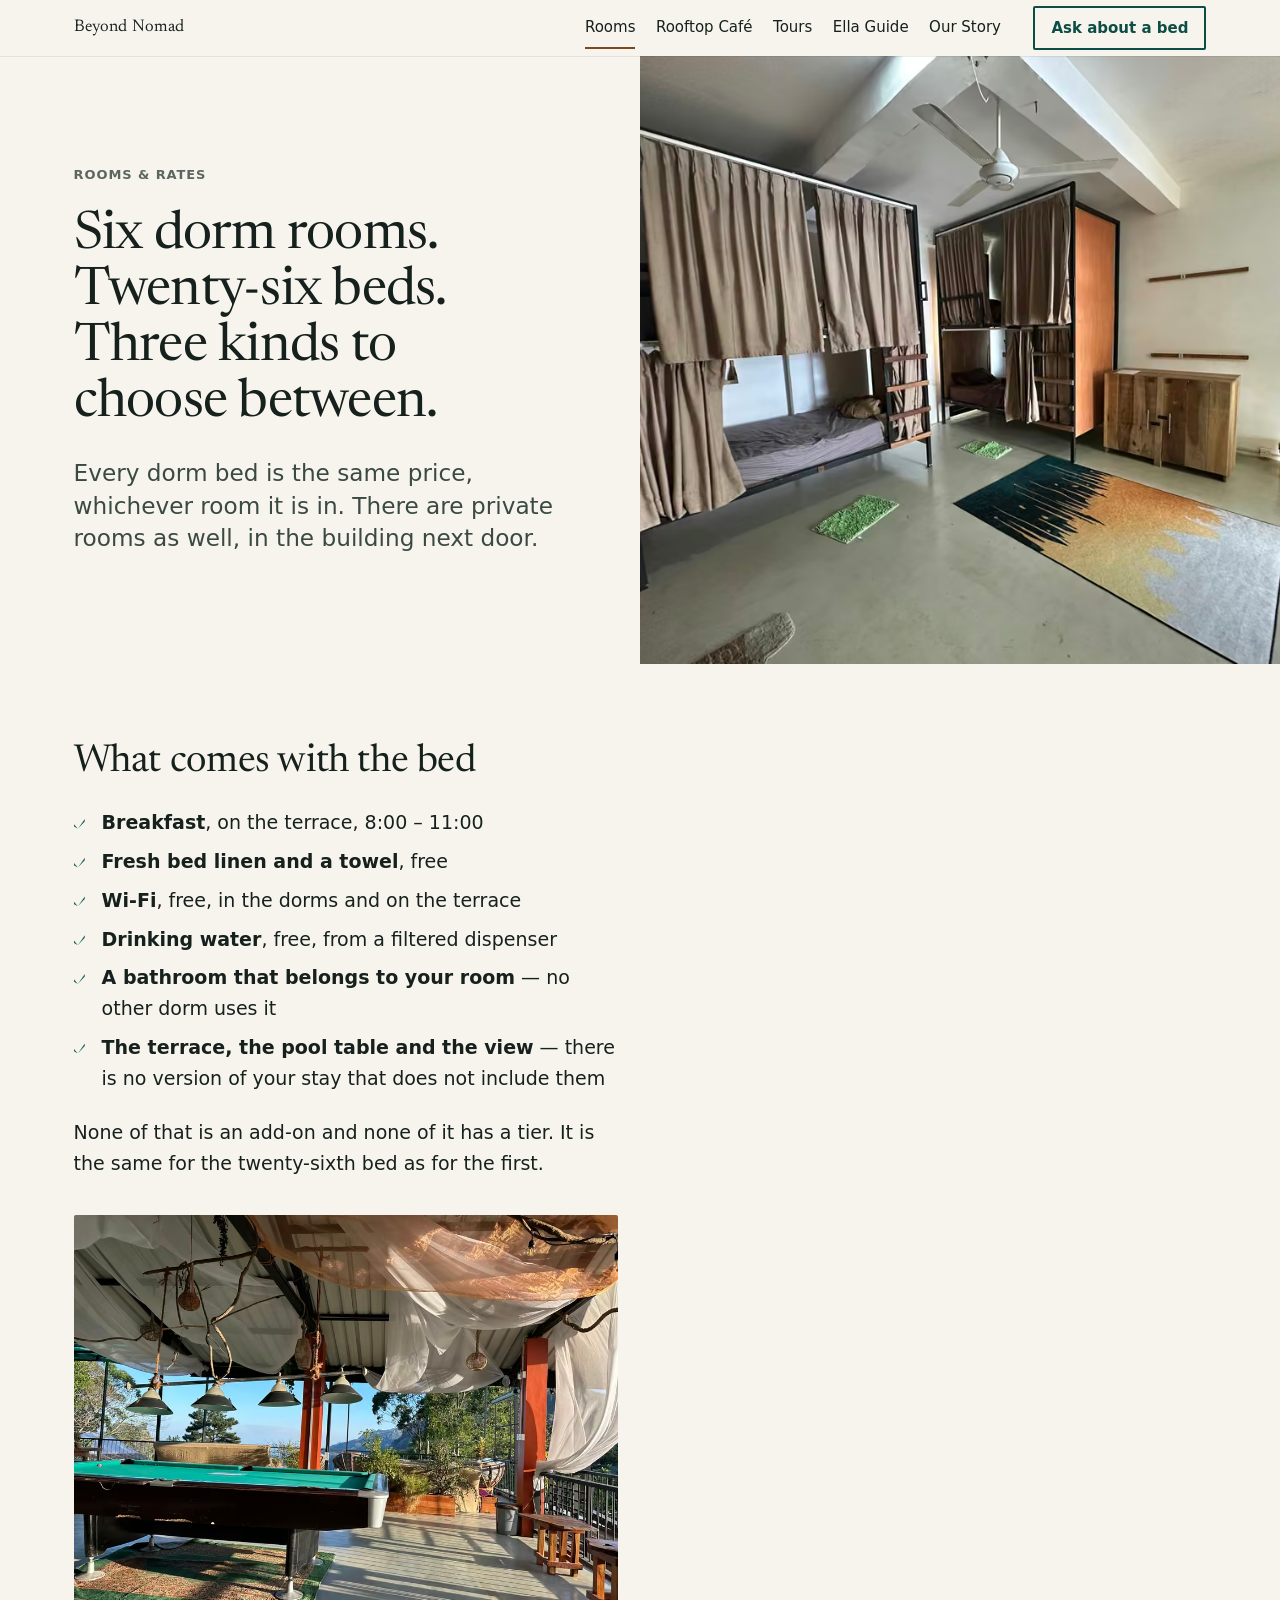
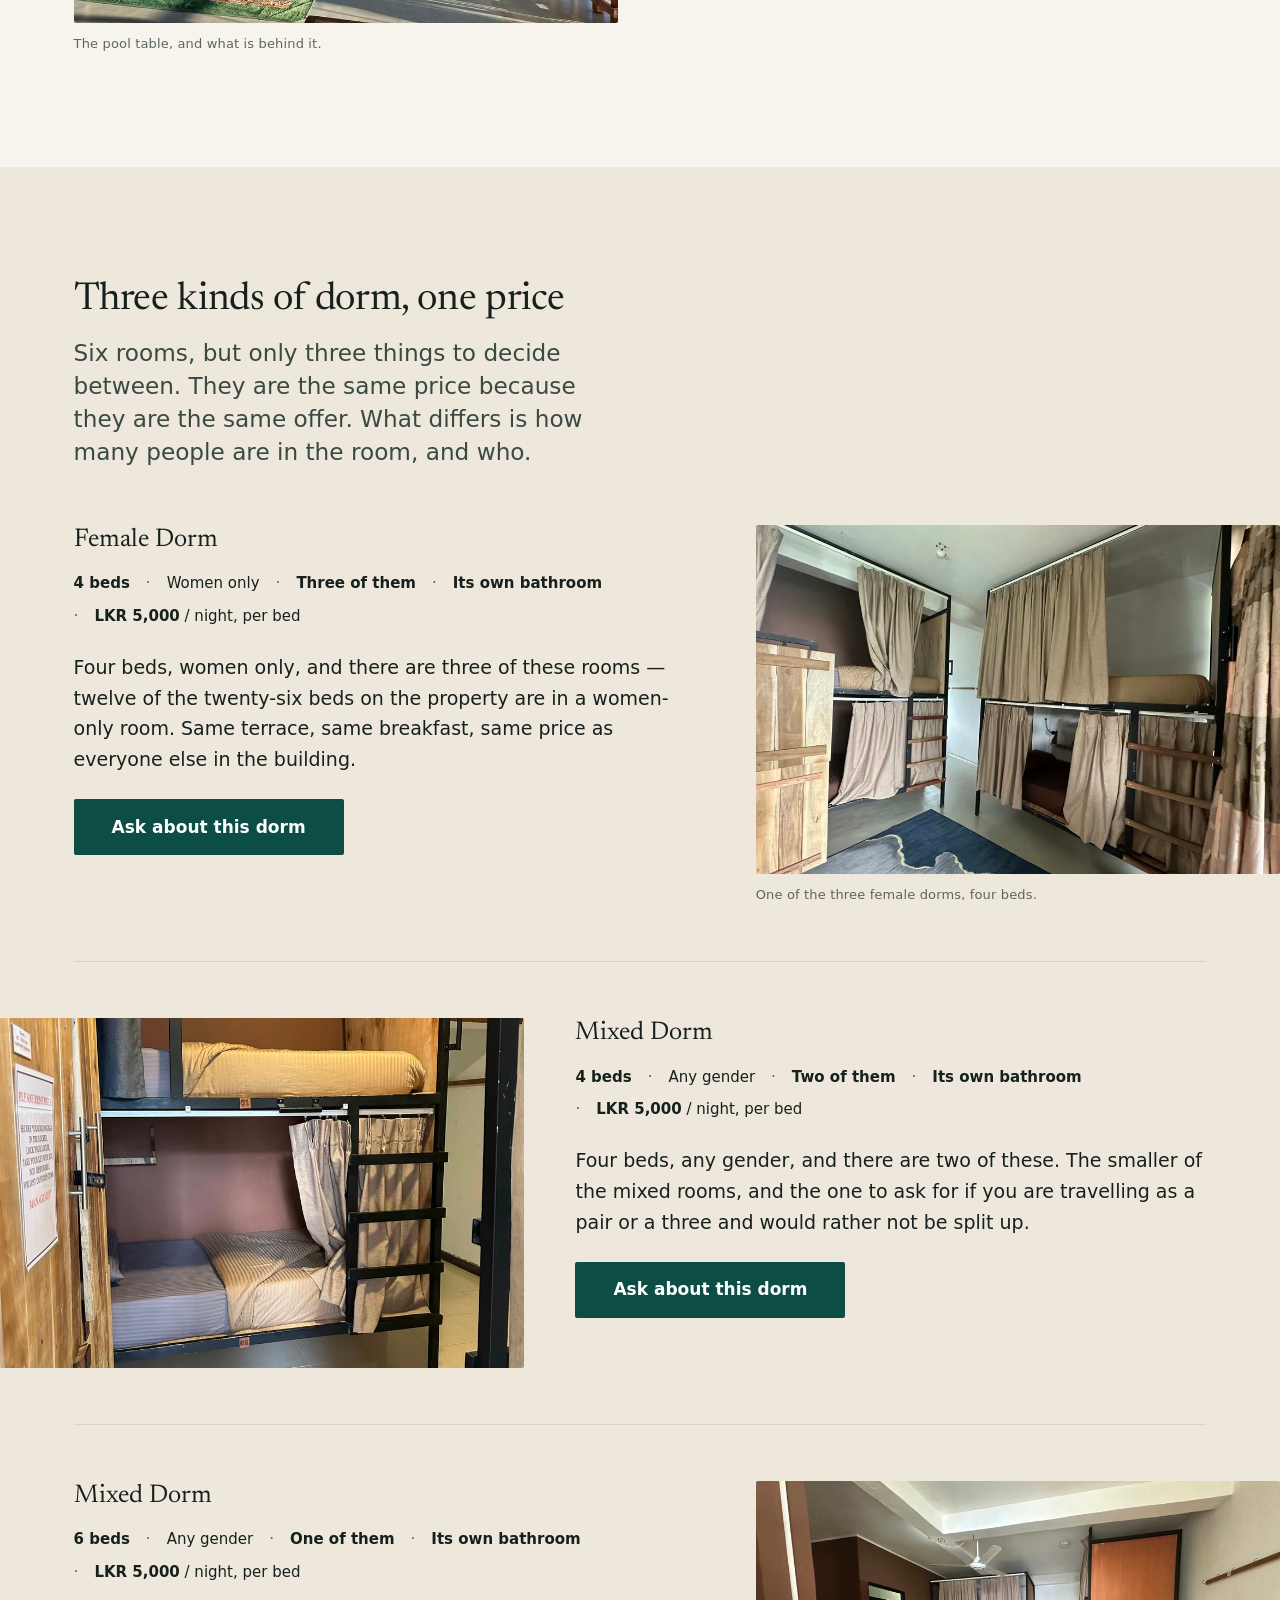
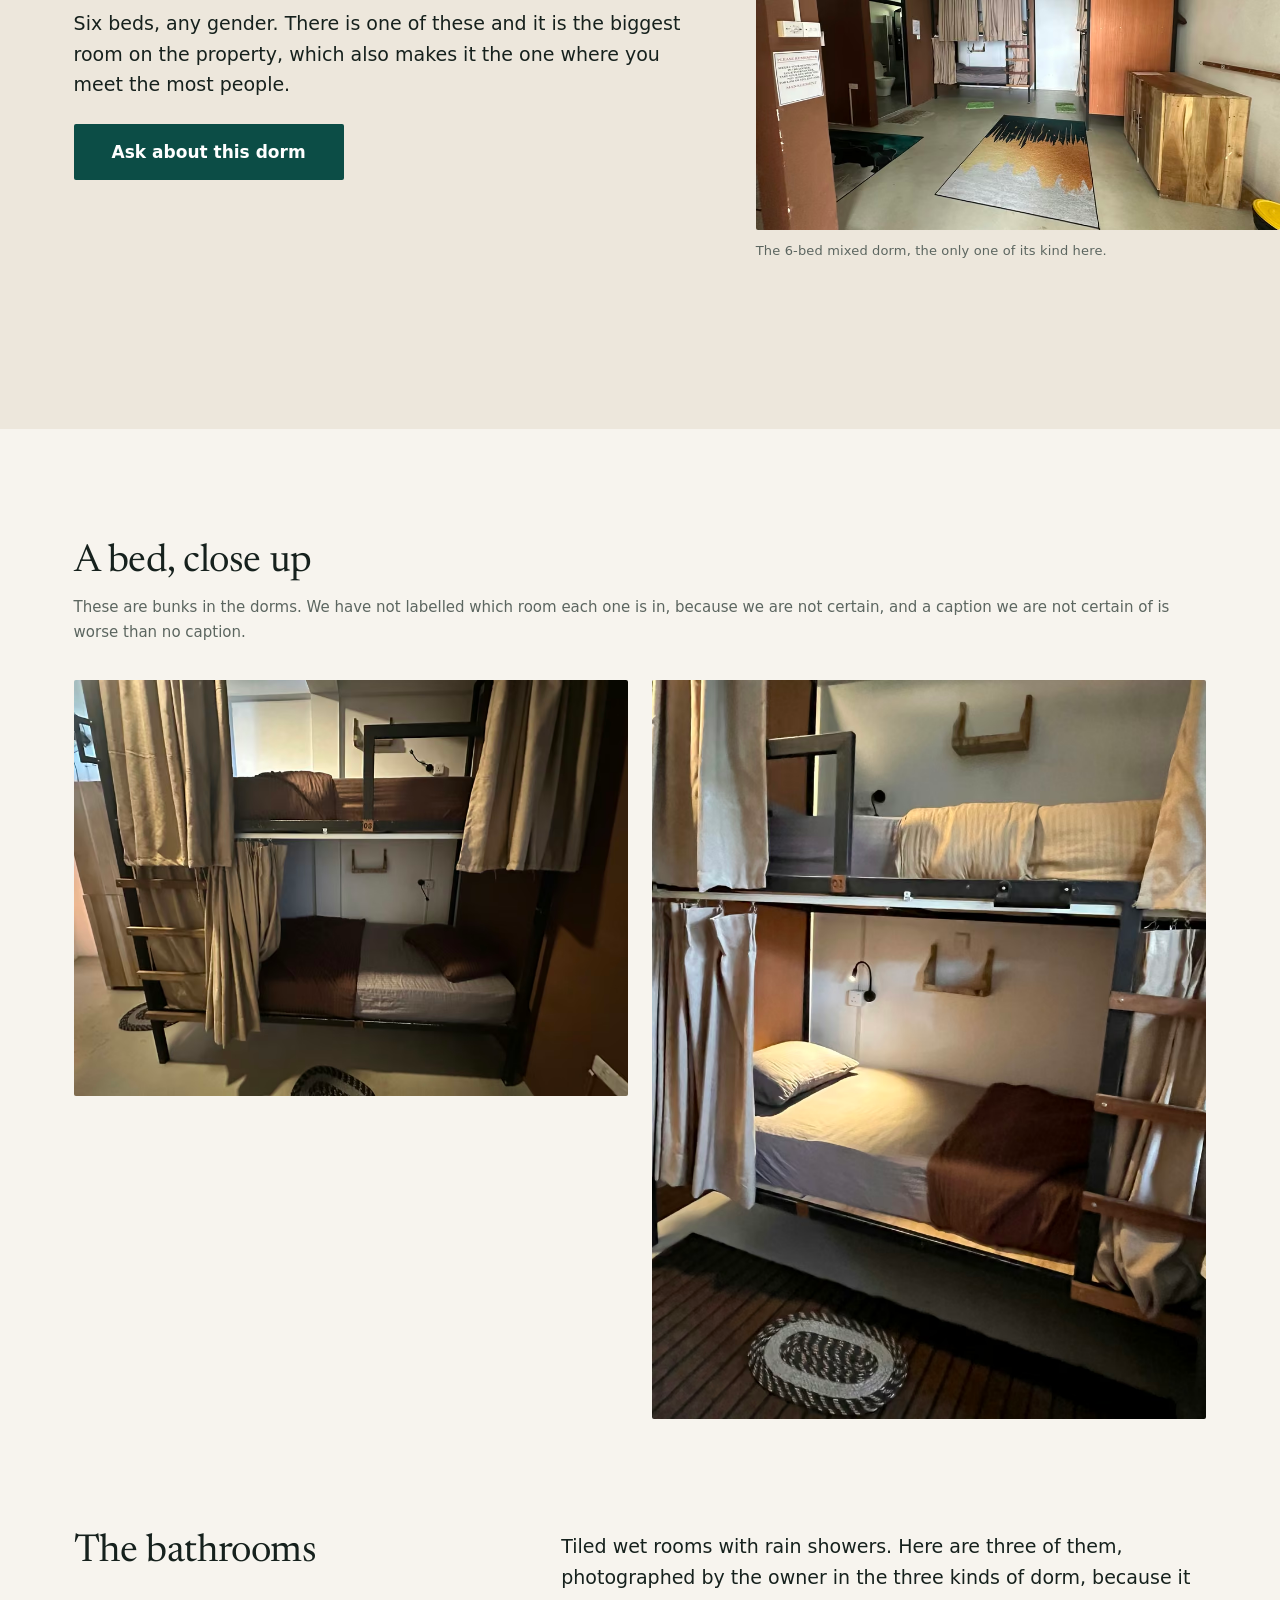
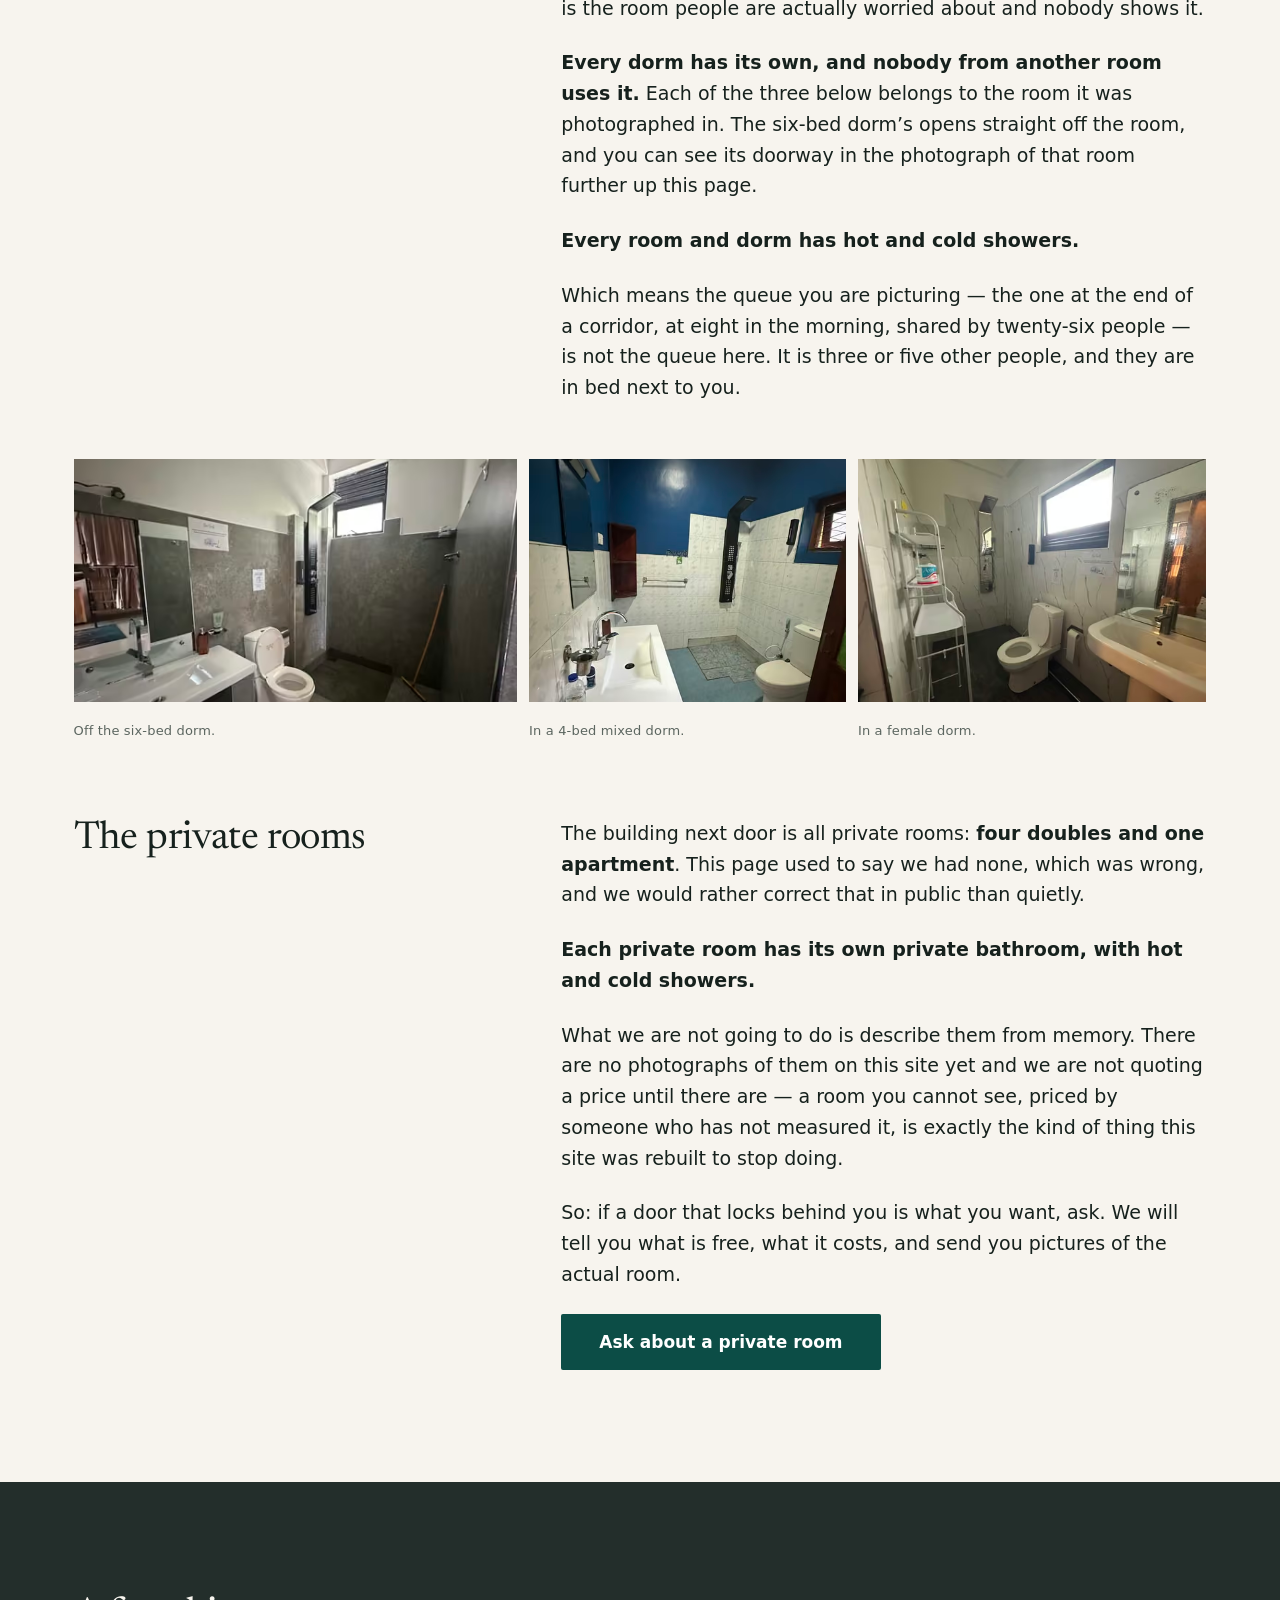
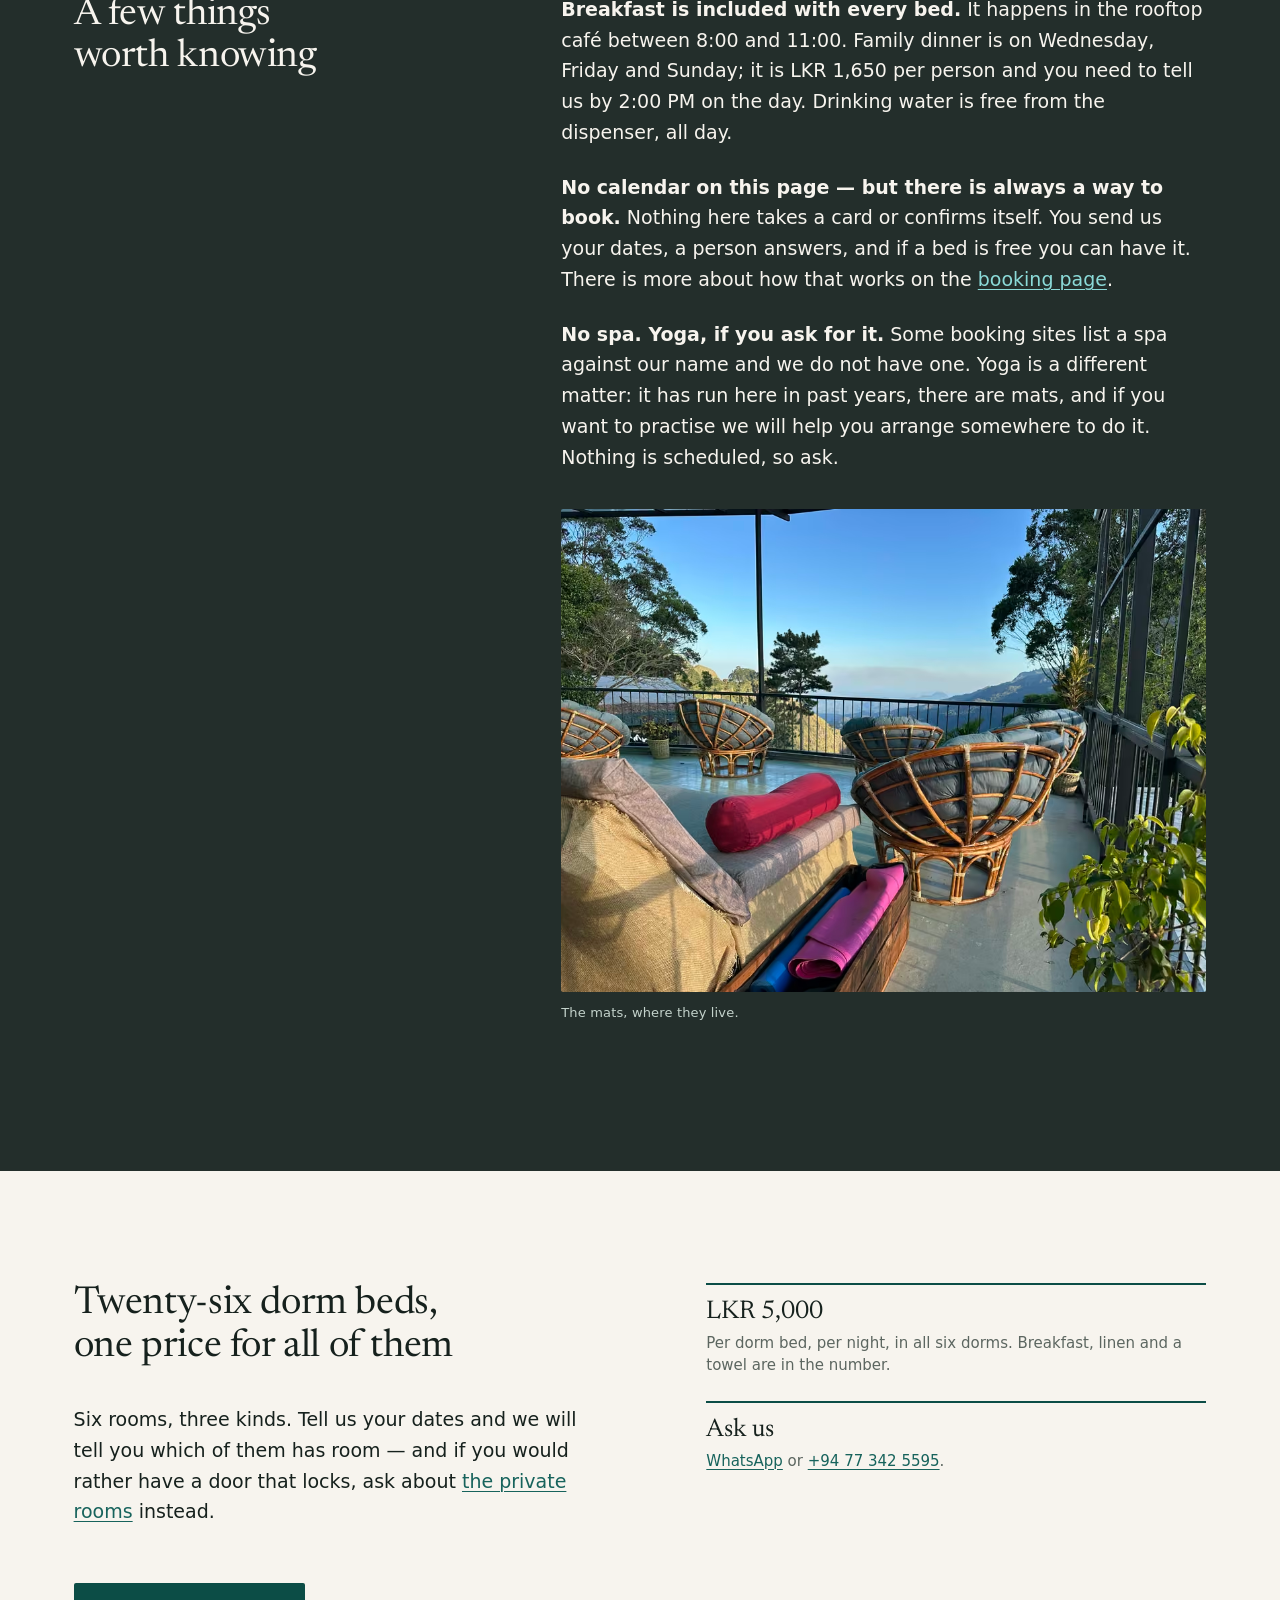
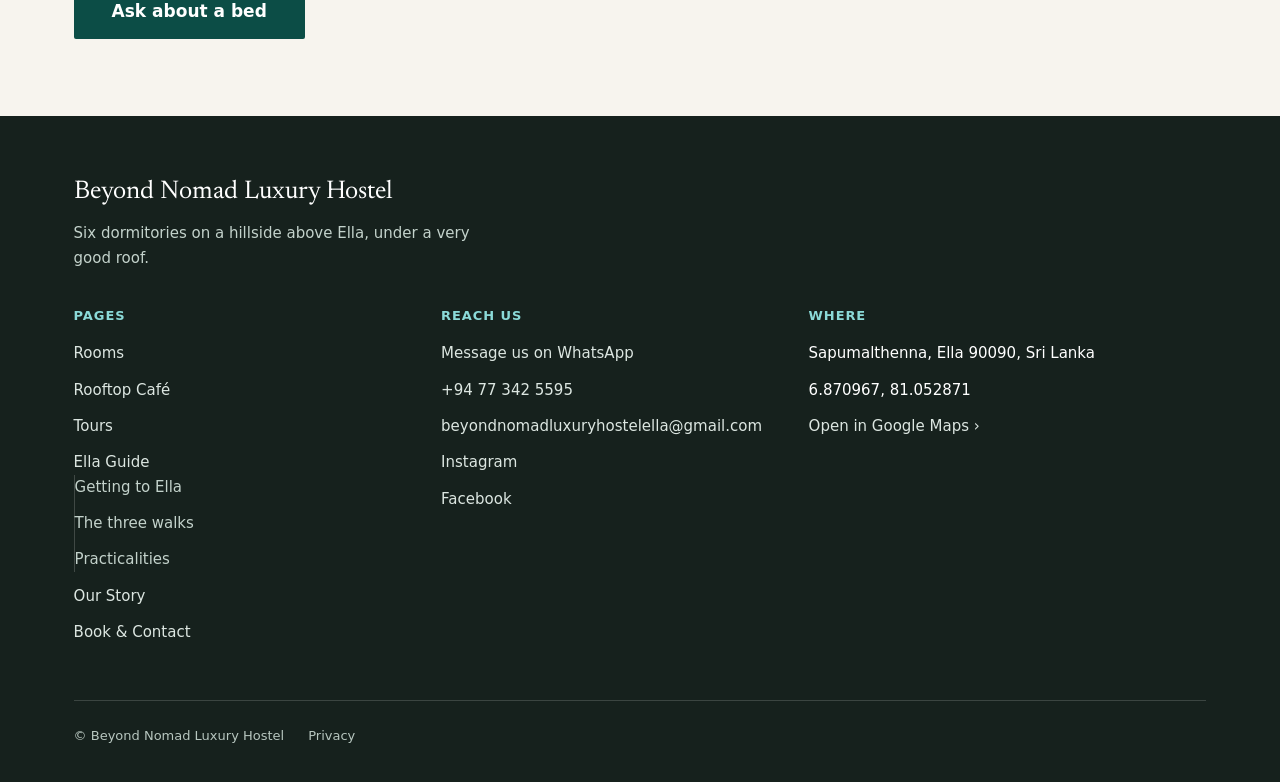
<file: rooms/index.html>
<!DOCTYPE html>
<html lang="en">
<head>
<meta charset="utf-8">
<meta name="viewport" content="width=device-width, initial-scale=1">
<title>Rooms &amp; rates — six dorms, 26 beds | Beyond Nomad</title>
<meta name="description" content="Six dorms, 26 beds: Female Dorm (4 beds, three of them), Mixed Dorm (4 beds, two of them), Mixed Dorm (6 beds). All LKR 5,000 per bed, per night, breakfast included. Private rooms next door.">
<link rel="canonical" href="https://beyondnomadhostel.com/rooms/">
<meta name="theme-color" content="#0E4636">
<meta property="og:site_name" content="Beyond Nomad Luxury Hostel">
<meta property="og:type" content="website">
<meta property="og:locale" content="en">
<meta property="og:url" content="https://beyondnomadhostel.com/rooms/">
<meta property="og:title" content="Rooms &amp; rates — six dorms, 26 beds">
<meta property="og:description" content="Six dorms, 26 beds. All LKR 5,000 per bed, per night, breakfast included. Private rooms in the building next door.">
<meta property="og:image" content="https://beyondnomadhostel.com/assets/img/og-terrace.jpg">
<meta property="og:image:width" content="1200">
<meta property="og:image:height" content="630">
<meta property="og:image:alt" content="The rooftop terrace at Beyond Nomad, facing a mountain ridge across the Ella valley.">
<meta name="twitter:card" content="summary_large_image">
<link rel="icon" href="/assets/favicon.svg" type="image/svg+xml">
<link rel="apple-touch-icon" href="/assets/apple-touch-icon.png">
<link rel="stylesheet" href="/assets/css/site.css">
</head>
<body>
<a class="skip-link" href="#main">Skip to content</a>

<header class="header" id="site-header">
  <div class="header__inner">
    <a class="wordmark" href="/" aria-label="Beyond Nomad Luxury Hostel — home">Beyond Nomad</a>
    <button class="menu-btn" type="button" id="menu-open" aria-expanded="false" aria-controls="site-menu">
      <svg viewBox="0 0 18 18" aria-hidden="true" focusable="false"><path d="M1 4h16M1 9h16M1 14h16" stroke="currentColor" stroke-width="1.8" fill="none"/></svg>
      Menu
    </button>
    <nav class="nav-desktop" aria-label="Main">
      <a href="/rooms/" aria-current="page">Rooms</a>
      <a href="/breakfast/">Rooftop Café</a>
      <a href="/tours/">Tours</a>
      <a href="/ella/">Ella Guide</a>
      <a href="/story/">Our Story</a>
      <a class="btn btn--outline btn--sm" href="/book/">Ask about a bed</a>
    </nav>
  </div>
</header>

<div class="menu" id="site-menu" role="dialog" aria-modal="true" aria-label="Site menu" data-open="false">
  <div class="menu__top">
    <span class="wordmark" aria-hidden="true">Beyond Nomad</span>
    <button class="menu__close" type="button" id="menu-close" aria-label="Close menu">
      Close
      <svg viewBox="0 0 18 18" aria-hidden="true" focusable="false"><path d="M3 3l12 12M15 3L3 15" stroke="currentColor" stroke-width="1.8" fill="none"/></svg>
    </button>
  </div>
  <ul class="menu__list">
    <li><a href="/rooms/">Rooms</a></li>
    <li><a href="/breakfast/">Rooftop Café</a></li>
    <li><a href="/tours/">Tours</a></li>
    <li><a href="/ella/">Ella Guide</a></li>
    <li><a href="/story/">Our Story</a></li>
    <li><a href="/book/">Book &amp; Contact</a></li>
  </ul>
  <div class="menu__contact">
    <a href="https://wa.me/94773425595" data-wa data-wa-intent="bed">Message us on WhatsApp</a>
    <a href="https://instagram.com/beyond_nomad_ella" rel="noopener">Instagram</a>
    <a href="tel:+94773425595">+94 77 342 5595</a>
  </div>
</div>

<main id="main">

  <section class="fold fold--page">
    <div class="fold__panel">
      <p class="eyebrow fold__eyebrow">Rooms &amp; rates</p>
      <h1>Six dorm rooms. Twenty-six beds. Three kinds to choose between.</h1>
      <p class="lede fold__sub">Every dorm bed is the same price, whichever room it is in. There are private rooms as well, in the building next door.</p>
    </div>
    <div class="fold__media">
      <picture>
        <source type="image/avif" sizes="(min-width: 900px) 52vw, 100vw" srcset="/assets/img/dorm-mixed6-beds-480.avif 480w, /assets/img/dorm-mixed6-beds-960.avif 960w, /assets/img/dorm-mixed6-beds-1440.avif 1440w">
        <source type="image/webp" sizes="(min-width: 900px) 52vw, 100vw" srcset="/assets/img/dorm-mixed6-beds-480.webp 480w, /assets/img/dorm-mixed6-beds-960.webp 960w, /assets/img/dorm-mixed6-beds-1440.webp 1440w">
        <img src="/assets/img/dorm-mixed6-beds-1440.jpg" fetchpriority="high" decoding="async" alt="The six-bed dorm: two sets of curtained bunks, a ceiling fan, a timber wardrobe and rugs on a bare floor.">
      </picture>
      
    </div>
  </section>

  <section class="section section--tight">
    <div class="wrap">
      <h2>What comes with the bed</h2>
      <ul class="checklist" style="margin-top:var(--s5);max-width:34rem">
        <li><strong>Breakfast</strong>, on the terrace, 8:00 – 11:00</li>
        <li><strong>Fresh bed linen and a towel</strong>, free</li>
        <li><strong>Wi-Fi</strong>, free, in the dorms and on the terrace</li>
        <li><strong>Drinking water</strong>, free, from a filtered dispenser</li>
        <li><strong>A bathroom that belongs to your room</strong> — no other dorm uses it</li>
        <li><strong>The terrace, the pool table and the view</strong> — there is no version of your stay that does not include them</li>
      </ul>
      <p style="margin-top:var(--s5);max-width:34rem">None of that is an add-on and none of it has a tier. It is the same for the twenty-sixth bed as for the first.</p>
      <figure class="fig" style="max-width:34rem">
      <div class="fig__frame">
        <picture>
          <source type="image/avif" sizes="(min-width: 720px) 34rem, 92vw" srcset="/assets/img/terrace-pooltable-lamps-480.avif 480w, /assets/img/terrace-pooltable-lamps-960.avif 960w, /assets/img/terrace-pooltable-lamps-1440.avif 1440w">
          <source type="image/webp" sizes="(min-width: 720px) 34rem, 92vw" srcset="/assets/img/terrace-pooltable-lamps-480.webp 480w, /assets/img/terrace-pooltable-lamps-960.webp 960w, /assets/img/terrace-pooltable-lamps-1440.webp 1440w">
          <img src="/assets/img/terrace-pooltable-lamps-1440.jpg" width="1440" height="1080" loading="lazy" decoding="async" alt="A pool table on the terrace under four hanging metal lamps, with the railing and a mountain ridge beyond it.">
        </picture>
      </div>
      <figcaption>The pool table, and what is behind it.</figcaption>
    </figure>
    </div>
  </section>

  <section class="section section--paper2">
    <div class="wrap">
      <h2>Three kinds of dorm, one price</h2>
      <p class="lede" style="margin:var(--s4) 0 var(--s7);max-width:34rem">Six rooms, but only three things to decide between. They are the same price because they are the same offer. What differs is how many people are in the room, and who.</p>

      <article class="block" id="female-4">
        <div class="split">
          <div>
            <div class="block__head"><h3>Female Dorm</h3></div>
            <ul class="block__spec">
              <li><strong>4 beds</strong></li><li>Women only</li><li><strong>Three of them</strong></li><li><strong>Its own bathroom</strong></li><li><strong>LKR 5,000</strong> / night, per bed</li>
            </ul>
            <p>Four beds, women only, and there are three of these rooms — twelve of the twenty-six beds on the property are in a women-only room. Same terrace, same breakfast, same price as everyone else in the building.</p>
            
            <p style="margin-top:var(--s5)"><a class="btn btn--primary" href="https://wa.me/94773425595" data-wa data-wa-intent="female-4">Ask about this dorm</a></p>
          </div>
          <div class="split__media">
            <figure class="fig" style="margin:0">
      <div class="fig__frame">
              <picture>
                <source type="image/avif" sizes="(min-width: 720px) 45vw, 92vw" srcset="/assets/img/dorm-female4-beds-480.avif 480w, /assets/img/dorm-female4-beds-960.avif 960w, /assets/img/dorm-female4-beds-1440.avif 1440w">
                <source type="image/webp" sizes="(min-width: 720px) 45vw, 92vw" srcset="/assets/img/dorm-female4-beds-480.webp 480w, /assets/img/dorm-female4-beds-960.webp 960w, /assets/img/dorm-female4-beds-1440.webp 1440w">
                <img src="/assets/img/dorm-female4-beds-1440.jpg" width="1440" height="1080" loading="lazy" decoding="async" alt="A four-bed dormitory: two sets of bunks with full-length curtains, a timber wardrobe and a rug between them.">
              </picture>
      </div>
      <figcaption>One of the three female dorms, four beds.</figcaption>
      
    </figure>
          </div>
        </div>
      </article>

      <article class="block" id="mixed-4">
        <div class="split split--flip">
          <div>
            <div class="block__head"><h3>Mixed Dorm</h3></div>
            <ul class="block__spec">
              <li><strong>4 beds</strong></li><li>Any gender</li><li><strong>Two of them</strong></li><li><strong>Its own bathroom</strong></li><li><strong>LKR 5,000</strong> / night, per bed</li>
            </ul>
            <p>Four beds, any gender, and there are two of these. The smaller of the mixed rooms, and the one to ask for if you are travelling as a pair or a three and would rather not be split up.</p>
            <p style="margin-top:var(--s5)"><a class="btn btn--primary" href="https://wa.me/94773425595" data-wa data-wa-intent="mixed-4">Ask about this dorm</a></p>
          </div>
          <div class="split__media">
            <figure class="fig" style="margin:0">
      <div class="fig__frame">
              <picture>
                <source type="image/avif" sizes="(min-width: 720px) 45vw, 92vw" srcset="/assets/img/dorm-mixed4-bunks-480.avif 480w, /assets/img/dorm-mixed4-bunks-960.avif 960w, /assets/img/dorm-mixed4-bunks-1440.avif 1440w">
                <source type="image/webp" sizes="(min-width: 720px) 45vw, 92vw" srcset="/assets/img/dorm-mixed4-bunks-480.webp 480w, /assets/img/dorm-mixed4-bunks-960.webp 960w, /assets/img/dorm-mixed4-bunks-1440.webp 1440w">
                <img src="/assets/img/dorm-mixed4-bunks-1440.jpg" width="1440" height="1920" loading="lazy" decoding="async" alt="Beds one and two in a four-bed mixed dorm, seen past an open locker door: a curtained lower bunk and the bunk above it.">
              </picture>
      </div>
    </figure>
          </div>
          
          

        </div>
      </article>

      <article class="block" id="mixed-6">
        <div class="split">
          <div>
            <div class="block__head"><h3>Mixed Dorm</h3></div>
            <ul class="block__spec">
              <li><strong>6 beds</strong></li><li>Any gender</li><li><strong>One of them</strong></li><li><strong>Its own bathroom</strong></li><li><strong>LKR 5,000</strong> / night, per bed</li>
            </ul>
            <p>Six beds, any gender. There is one of these and it is the biggest room on the property, which also makes it the one where you meet the most people.</p>
            <p style="margin-top:var(--s5)"><a class="btn btn--primary" href="https://wa.me/94773425595" data-wa data-wa-intent="mixed-6">Ask about this dorm</a></p>
          </div>
          <div class="split__media">
            <figure class="fig" style="margin:0">
      <div class="fig__frame">
              <picture>
                <source type="image/avif" sizes="(min-width: 720px) 45vw, 92vw" srcset="/assets/img/dorm-mixed-6-480.avif 480w, /assets/img/dorm-mixed-6-960.avif 960w, /assets/img/dorm-mixed-6-1440.avif 1440w">
                <source type="image/webp" sizes="(min-width: 720px) 45vw, 92vw" srcset="/assets/img/dorm-mixed-6-480.webp 480w, /assets/img/dorm-mixed-6-960.webp 960w, /assets/img/dorm-mixed-6-1440.webp 1440w">
                <img src="/assets/img/dorm-mixed-6-1440.jpg" width="1440" height="1080" loading="lazy" decoding="async" alt="A six-bed dormitory with three sets of bunks and a ceiling fan.">
              </picture>
      </div>
      <figcaption>The 6-bed mixed dorm, the only one of its kind here.</figcaption>
      
    </figure>
          </div>
        </div>
      </article>

      
    </div>
  </section>

  <section class="section">
    <div class="wrap">
      <h2>A bed, close up</h2>
      <p class="meta" style="margin:var(--s3) 0 var(--s6)">These are bunks in the dorms. We have not labelled which room each one is in, because we are not certain, and a caption we are not certain of is worse than no caption.</p>
      <div class="duo">
        <figure class="fig" style="margin:0">
      <div class="fig__frame">
              <picture>
                <source type="image/avif" sizes="(min-width: 720px) 45vw, 92vw" srcset="/assets/img/dorm-bunks-curtain-480.avif 480w, /assets/img/dorm-bunks-curtain-960.avif 960w, /assets/img/dorm-bunks-curtain-1440.avif 1440w">
                <source type="image/webp" sizes="(min-width: 720px) 45vw, 92vw" srcset="/assets/img/dorm-bunks-curtain-480.webp 480w, /assets/img/dorm-bunks-curtain-960.webp 960w, /assets/img/dorm-bunks-curtain-1440.webp 1440w">
                <img src="/assets/img/dorm-bunks-curtain-1440.jpg" width="1440" height="1080" loading="lazy" decoding="async" alt="A bunk in one of the dormitories: a steel frame, a made bed and a full-length curtain that pulls across the opening.">
              </picture>
      </div>
    </figure>
        <figure class="fig" style="margin:0">
      <div class="fig__frame">
              <picture>
                <source type="image/avif" sizes="(min-width: 720px) 45vw, 92vw" srcset="/assets/img/dorm-bed-shelf-480.avif 480w, /assets/img/dorm-bed-shelf-960.avif 960w, /assets/img/dorm-bed-shelf-1440.avif 1440w">
                <source type="image/webp" sizes="(min-width: 720px) 45vw, 92vw" srcset="/assets/img/dorm-bed-shelf-480.webp 480w, /assets/img/dorm-bed-shelf-960.webp 960w, /assets/img/dorm-bed-shelf-1440.webp 1440w">
                <img src="/assets/img/dorm-bed-shelf-1440.jpg" width="1440" height="1920" loading="lazy" decoding="async" alt="A lower bunk with a folded towel on the mattress, a timber shelf at the head end and a hook on the frame.">
              </picture>
      </div>
    </figure>
      </div>
    </div>
  </section>

  <section class="section section--tight">
    <div class="wrap">
      <div class="spread spread--rail">
        <div class="spread__aside"><h2>The bathrooms</h2></div>
        <div class="prose">
        <p>Tiled wet rooms with rain showers. Here are three of them, photographed by the owner in the three kinds of dorm, because it is the room people are actually worried about and nobody shows it.</p>
        <p><strong>Every dorm has its own, and nobody from another room uses it.</strong> Each of the three below belongs to the room it was photographed in. The six-bed dorm’s opens straight off the room, and you can see its doorway in the photograph of that room further up this page.</p>
        <p><strong>Every room and dorm has hot and cold showers.</strong></p>
        <p>Which means the queue you are picturing — the one at the end of a corridor, at eight in the morning, shared by twenty-six people — is not the queue here. It is three or five other people, and they are in bed next to you.</p>
        
        
        </div>
      </div>
      <ul class="strip strip--3" style="margin-top:var(--s7)">
        <li>
          <figure>
            <picture>
              <source type="image/avif" sizes="(min-width: 760px) 30vw, 68vw" srcset="/assets/img/bath-mixed6-480.avif 480w, /assets/img/bath-mixed6-960.avif 960w, /assets/img/bath-mixed6-1440.avif 1440w">
              <source type="image/webp" sizes="(min-width: 760px) 30vw, 68vw" srcset="/assets/img/bath-mixed6-480.webp 480w, /assets/img/bath-mixed6-960.webp 960w, /assets/img/bath-mixed6-1440.webp 1440w">
              <img src="/assets/img/bath-mixed6-1440.jpg" width="1440" height="1080" loading="lazy" decoding="async" alt="A grey-tiled wet room with a black rain-shower panel, a basin, a toilet and a window above the shower.">
            </picture>
            <figcaption>Off the six-bed dorm.</figcaption>
          </figure>
        </li>
        <li>
          <figure>
            <picture>
              <source type="image/avif" sizes="(min-width: 760px) 30vw, 68vw" srcset="/assets/img/bath-mixed4-480.avif 480w, /assets/img/bath-mixed4-960.avif 960w, /assets/img/bath-mixed4-1440.avif 1440w">
              <source type="image/webp" sizes="(min-width: 760px) 30vw, 68vw" srcset="/assets/img/bath-mixed4-480.webp 480w, /assets/img/bath-mixed4-960.webp 960w, /assets/img/bath-mixed4-1440.webp 1440w">
              <img src="/assets/img/bath-mixed4-1440.jpg" width="1440" height="1920" loading="lazy" decoding="async" alt="A wet room painted deep blue above white tile, with a black rain-shower panel, a wide basin and a toilet.">
            </picture>
            <figcaption>In a 4-bed mixed dorm.</figcaption>
          </figure>
        </li>
        <li>
          <figure>
            <picture>
              <source type="image/avif" sizes="(min-width: 760px) 30vw, 68vw" srcset="/assets/img/bath-female-480.avif 480w, /assets/img/bath-female-960.avif 960w, /assets/img/bath-female-1440.avif 1440w">
              <source type="image/webp" sizes="(min-width: 760px) 30vw, 68vw" srcset="/assets/img/bath-female-480.webp 480w, /assets/img/bath-female-960.webp 960w, /assets/img/bath-female-1440.webp 1440w">
              <img src="/assets/img/bath-female-1440.jpg" width="1440" height="1080" loading="lazy" decoding="async" alt="A wet room in marble-veined tile with a rain-shower panel, a basin, a mirror and a shelf stacked with paper.">
            </picture>
            <figcaption>In a female dorm.</figcaption>
          </figure>
        </li>
      </ul>
    </div>
  </section>

  <section class="section" id="private">
    <div class="wrap">
      <div class="spread spread--rail">
        <div class="spread__aside"><h2>The private rooms</h2></div>
        <div class="prose">
        <p>The building next door is all private rooms: <strong>four doubles and one apartment</strong>. This page used to say we had none, which was wrong, and we would rather correct that in public than quietly.</p>
        <p><strong>Each private room has its own private bathroom, with hot and cold showers.</strong></p>
        <p>What we are not going to do is describe them from memory. There are no photographs of them on this site yet and we are not quoting a price until there are — a room you cannot see, priced by someone who has not measured it, is exactly the kind of thing this site was rebuilt to stop doing.</p>
        <p>So: if a door that locks behind you is what you want, ask. We will tell you what is free, what it costs, and send you pictures of the actual room.</p>
        <p style="margin-top:var(--s5)"><a class="btn btn--primary" href="https://wa.me/94773425595" data-wa data-wa-intent="private">Ask about a private room</a></p>
        
        </div>
      </div>
    </div>
  </section>

  <section class="section section--dark">
    <div class="wrap">
      <div class="spread spread--rail">
        <div class="spread__aside"><h2>A few things worth knowing</h2></div>
        <div class="prose">
        <p><strong>Breakfast is included with every bed.</strong> It happens in the rooftop café between 8:00 and 11:00. Family dinner is on Wednesday, Friday and Sunday; it is LKR 1,650 per person and you need to tell us by 2:00 PM on the day. Drinking water is free from the dispenser, all day.</p>
        <p><strong>No calendar on this page — but there is always a way to book.</strong> Nothing here takes a card or confirms itself. You send us your dates, a person answers, and if a bed is free you can have it. There is more about how that works on the <a href="/book/">booking page</a>.</p>
        <p><strong>No spa. Yoga, if you ask for it.</strong> Some booking sites list a spa against our name and we do not have one. Yoga is a different matter: it has run here in past years, there are mats, and if you want to practise we will help you arrange somewhere to do it. Nothing is scheduled, so ask.</p>
        <figure class="fig">
      <div class="fig__frame">
          <picture>
            <source type="image/avif" sizes="(min-width: 900px) 44vw, 92vw" srcset="/assets/img/terrace-mats-chairs-480.avif 480w, /assets/img/terrace-mats-chairs-960.avif 960w, /assets/img/terrace-mats-chairs-1440.avif 1440w">
            <source type="image/webp" sizes="(min-width: 900px) 44vw, 92vw" srcset="/assets/img/terrace-mats-chairs-480.webp 480w, /assets/img/terrace-mats-chairs-960.webp 960w, /assets/img/terrace-mats-chairs-1440.webp 1440w">
            <img src="/assets/img/terrace-mats-chairs-1440.jpg" width="1440" height="1080" loading="lazy" decoding="async" alt="Round rattan chairs on the terrace facing the valley, with rolled yoga mats stored in a timber crate in the foreground.">
          </picture>
      </div>
      <figcaption>The mats, where they live.</figcaption>
    </figure>
        

        
        </div>
      </div>
    </div>
  </section>

  

  <section class="section section--tight">
    <div class="wrap">
      <div class="spread">
        <div class="prose">
          <h2>Twenty-six dorm beds, one price for all of them</h2>
          <p>Six rooms, three kinds. Tell us your dates and we will tell you which of them has room — and if you would rather have a door that locks, ask about <a href="#private">the private rooms</a> instead.</p>
        </div>
        <div class="spread__aside">
          <p class="marginal"><b>LKR 5,000</b>Per dorm bed, per night, in all six dorms. Breakfast, linen and a towel are in the number.</p>
          <p class="marginal"><b>Ask us</b><a href="https://wa.me/94773425595" data-wa data-wa-intent="bed">WhatsApp</a> or <a href="tel:+94773425595">+94 77 342 5595</a>.</p>
        </div>
      </div>
      <p style="margin-top:var(--s7)"><a class="btn btn--primary" href="/book/">Ask about a bed</a></p>
    </div>
  </section>

</main>

<footer class="footer">
  <div class="wrap">
    <p class="footer__brand">Beyond Nomad Luxury Hostel</p>
    <p class="footer__tag">Six dormitories on a hillside above Ella, under a very good roof.</p>
    <div class="footer__cols">
      <div>
        <h2>Pages</h2>
        <ul>
          <li><a href="/rooms/">Rooms</a></li>
          <li><a href="/breakfast/">Rooftop Café</a></li>
          <li><a href="/tours/">Tours</a></li>
          <li><a href="/ella/">Ella Guide</a>
            <ul class="footer__sub">
              <li><a href="/ella/getting-here/">Getting to Ella</a></li>
              <li><a href="/ella/walks/">The three walks</a></li>
              <li><a href="/ella/practicalities/">Practicalities</a></li>
            </ul>
          </li>
          <li><a href="/story/">Our Story</a></li>
          <li><a href="/book/">Book &amp; Contact</a></li>
        </ul>
      </div>
      <div>
        <h2>Reach us</h2>
        <ul>
          <li><a href="https://wa.me/94773425595" data-wa data-wa-intent="bed">Message us on WhatsApp</a></li>
          <li><a href="tel:+94773425595">+94 77 342 5595</a></li>
          <li><a href="mailto:beyondnomadluxuryhostelella@gmail.com">beyondnomadluxuryhostelella@gmail.com</a></li>
          <li><a href="https://instagram.com/beyond_nomad_ella" rel="noopener">Instagram</a></li>
          <li><a href="https://www.facebook.com/profile.php?id=61566782026271" rel="noopener">Facebook</a></li>
        </ul>
      </div>
      <div>
        <h2>Where</h2>
        <ul>
          <li>Sapumalthenna, Ella 90090, Sri Lanka</li>
          <li>6.870967, 81.052871</li>
          <li><a href="https://www.google.com/maps/search/?api=1&amp;query=6.870967,81.052871" rel="noopener">Open in Google Maps ›</a></li>
        </ul>
      </div>
    </div>
    <div class="footer__legal">
      <span>© Beyond Nomad Luxury Hostel</span>
      <a href="/privacy/">Privacy</a>
    </div>
  </div>
</footer>

<div class="stickybar" inert>
  <a class="stickybar__cta" href="/book/">Ask about a bed</a>
  <span class="stickybar__price">LKR 5,000 per bed</span>
</div>

<script src="/assets/js/site.js" defer></script>
</body>
</html>
</file>
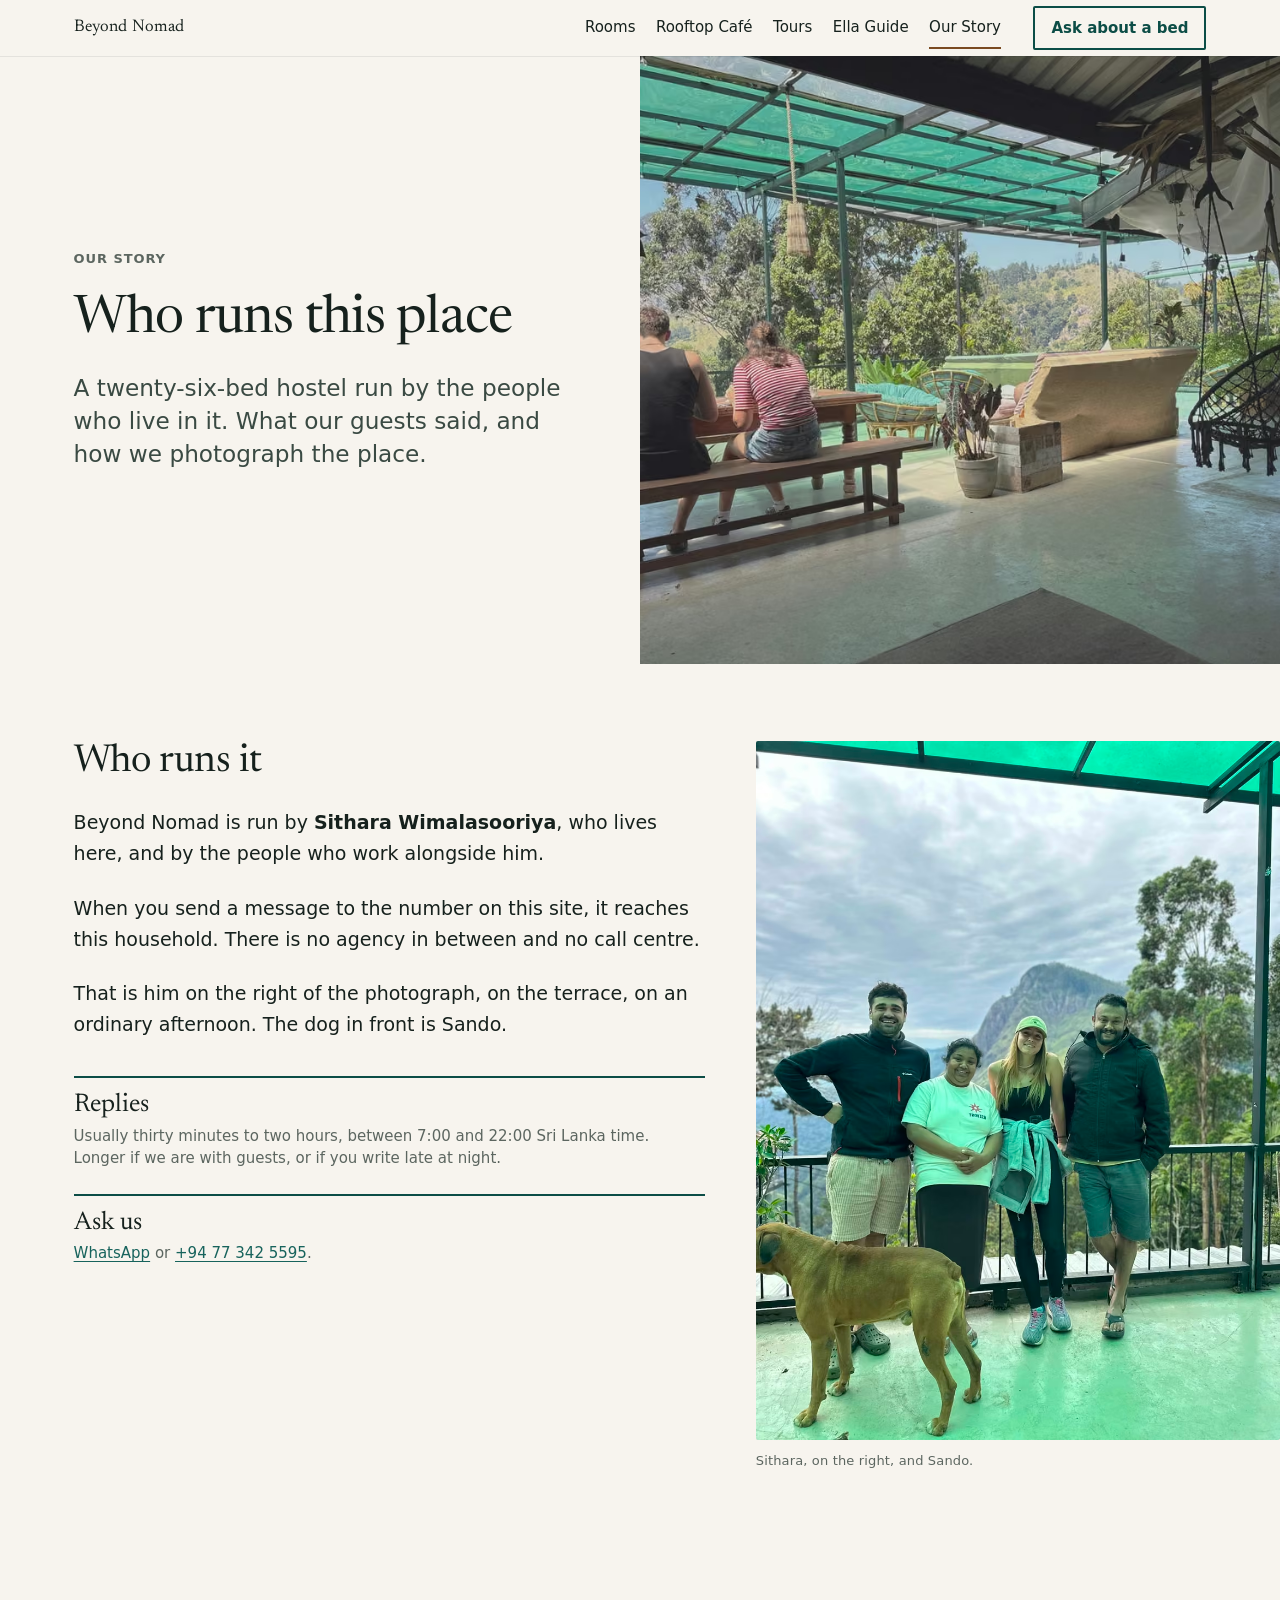
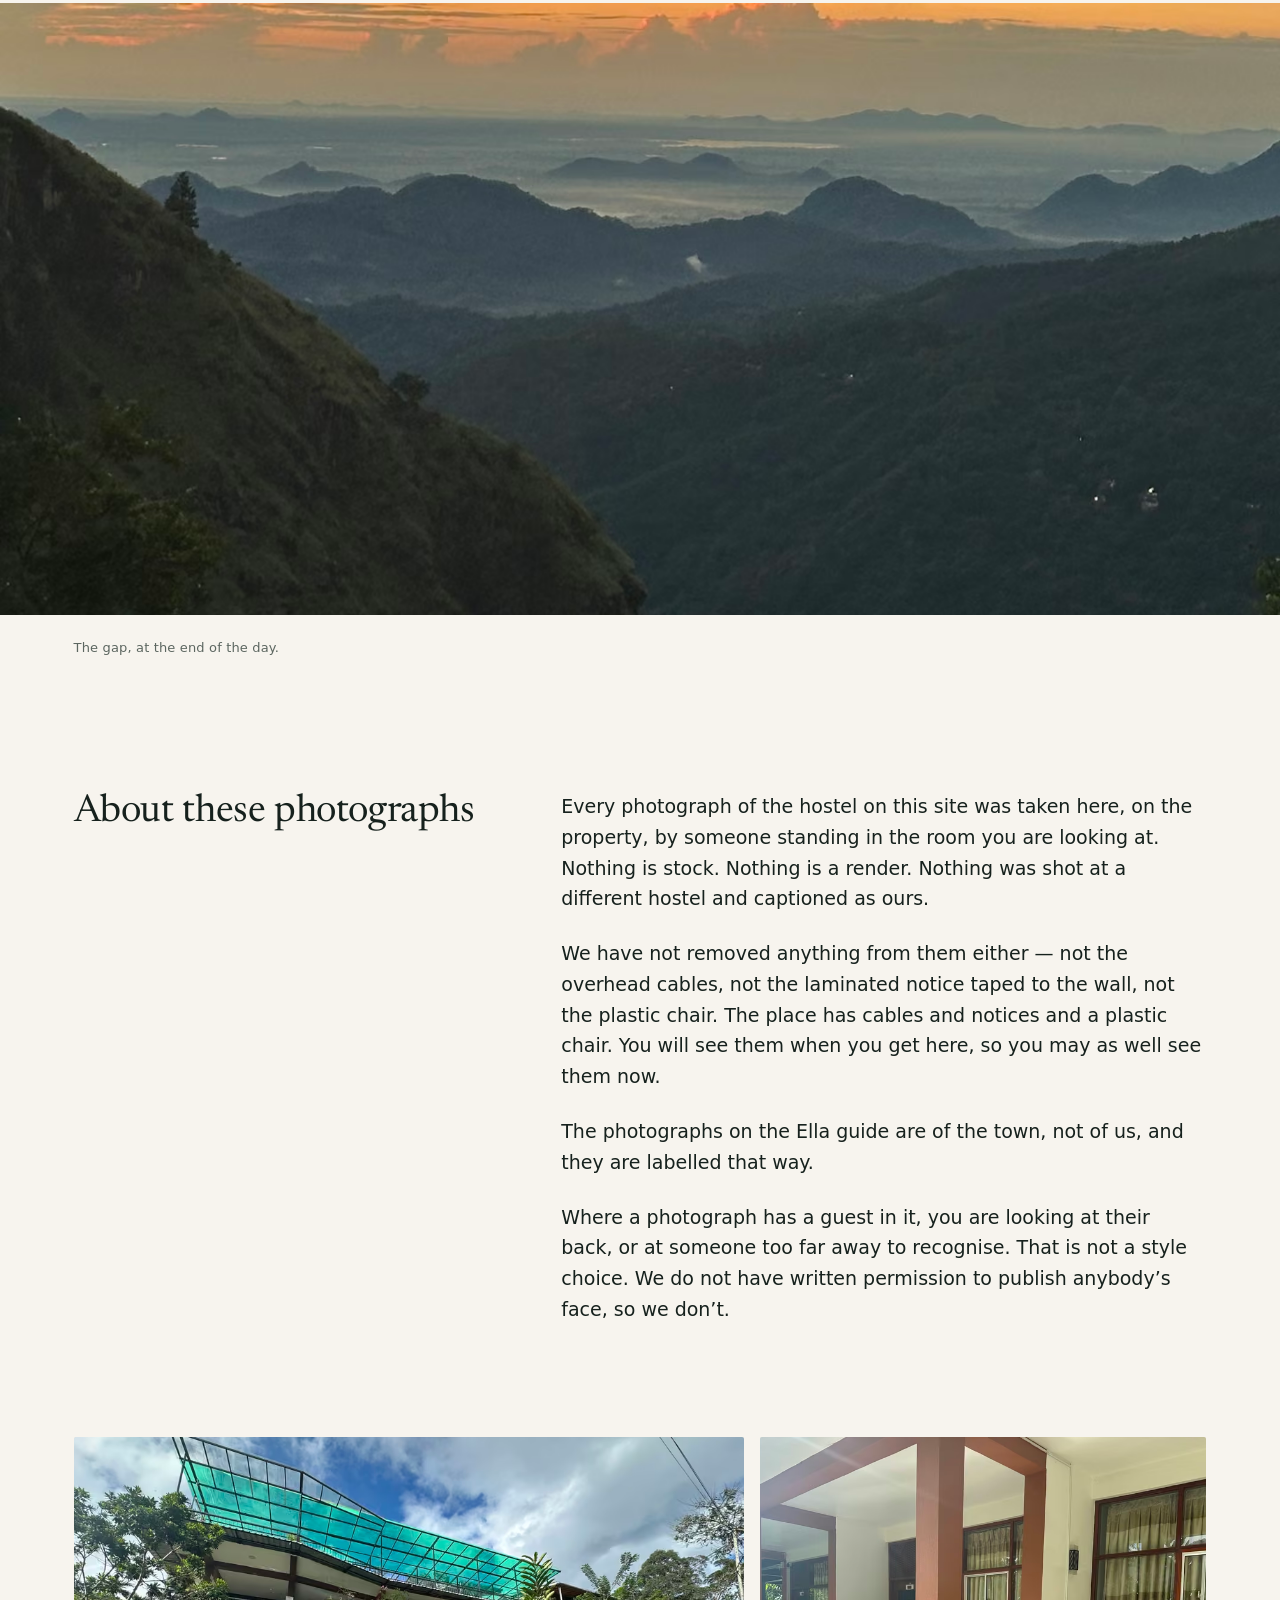
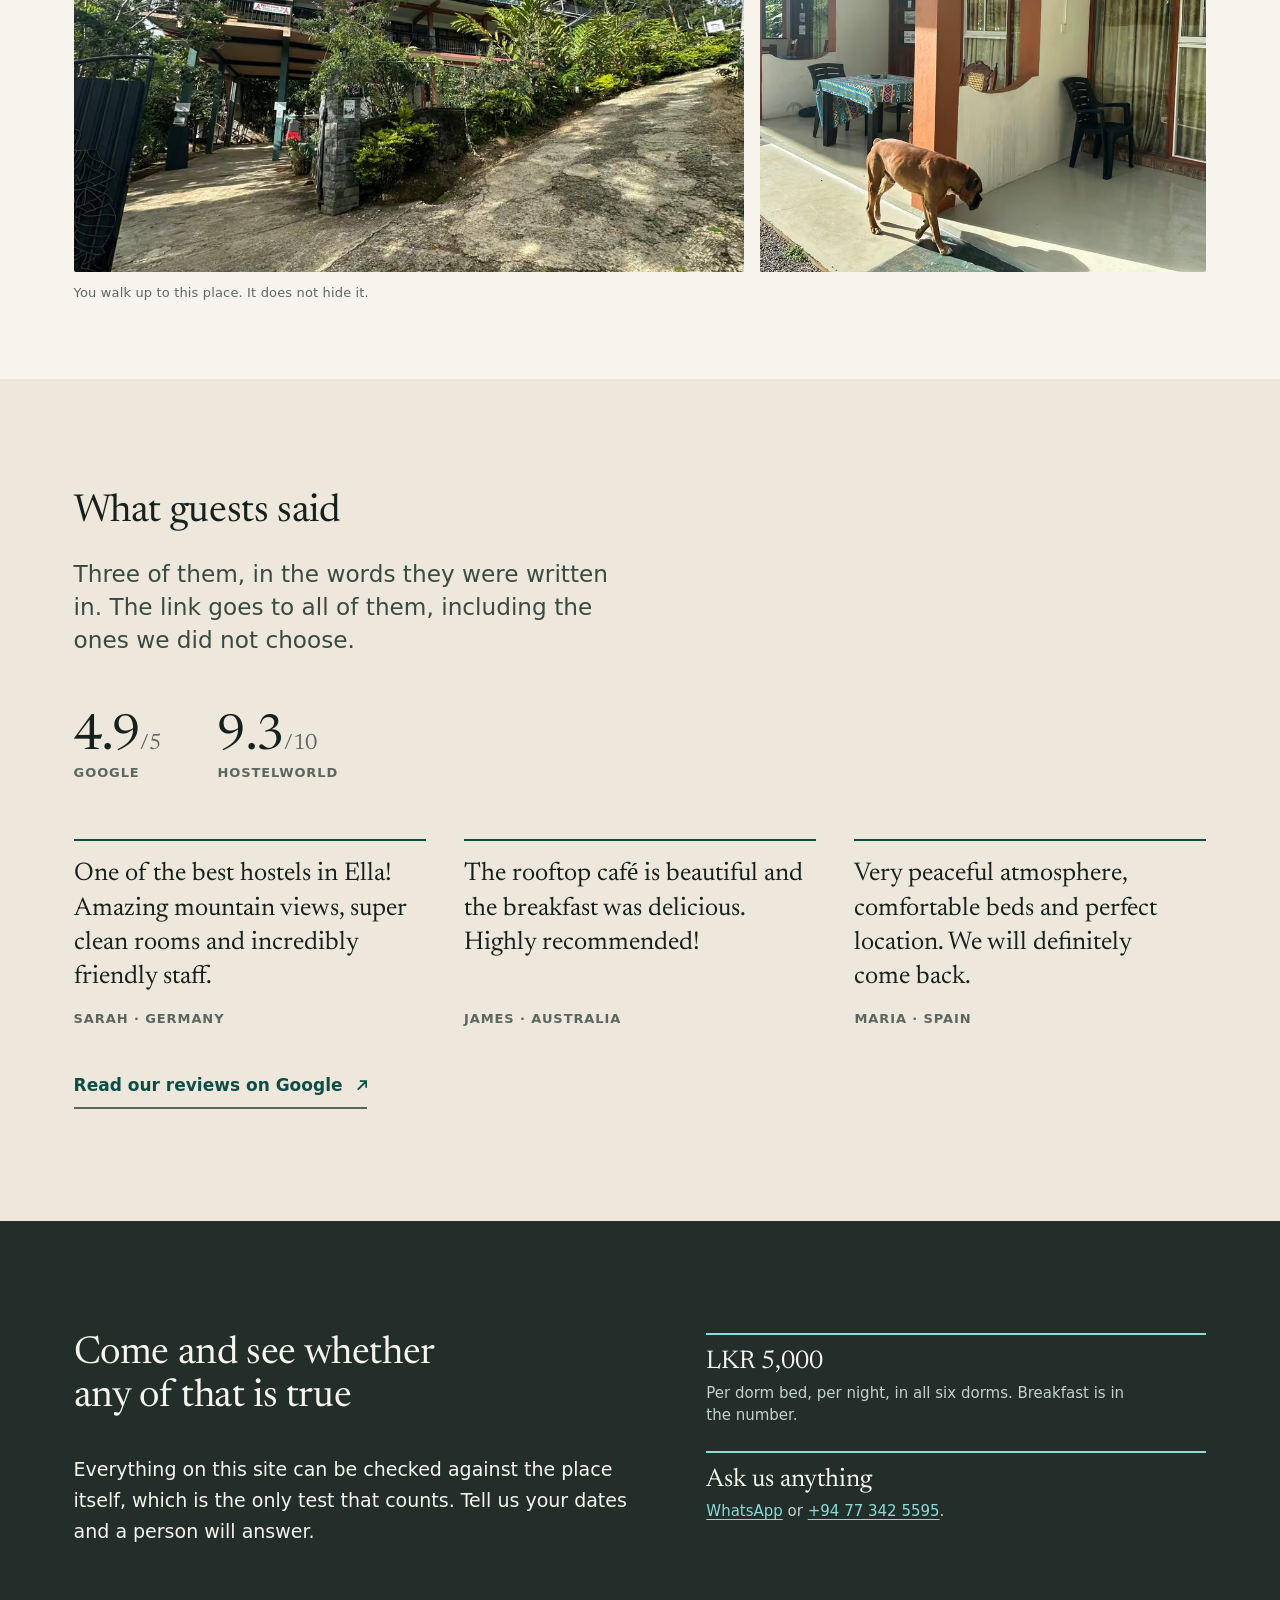
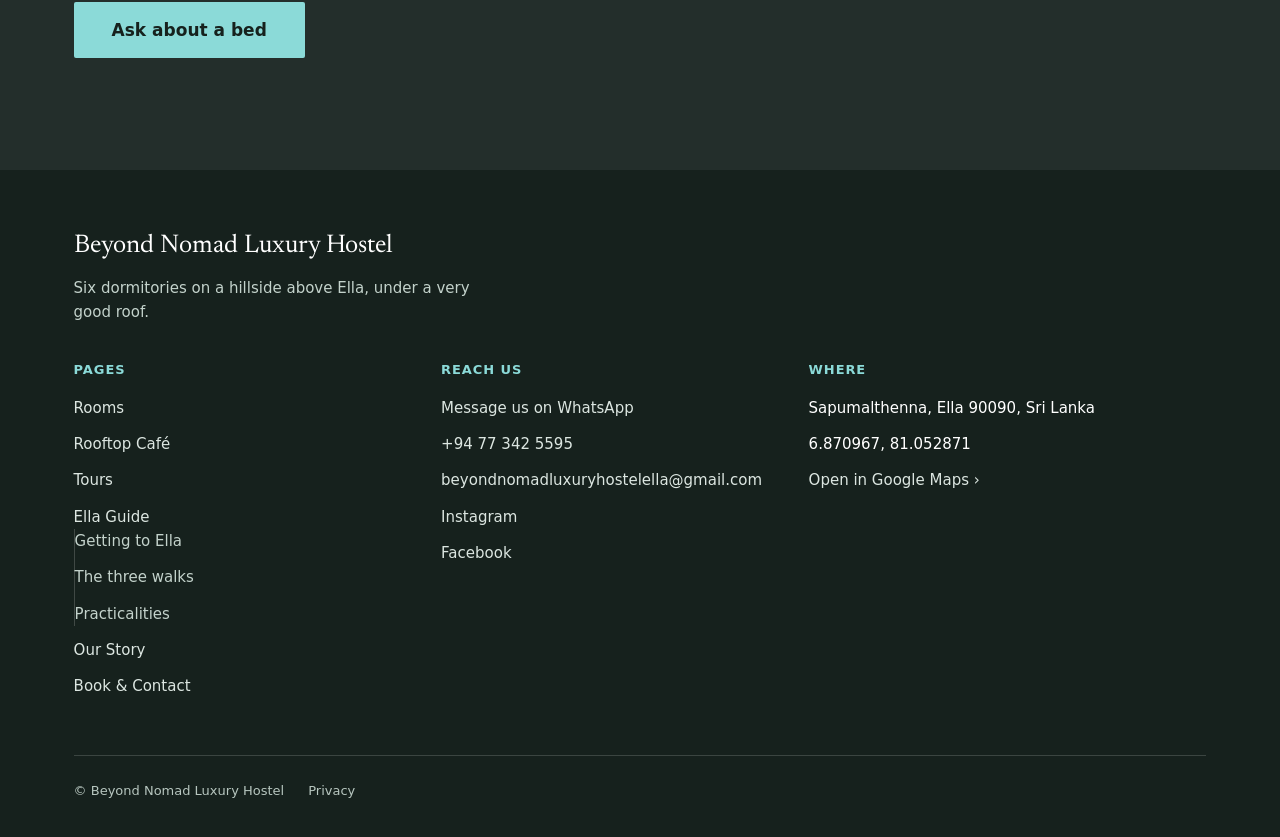
<file: story/index.html>
<!DOCTYPE html>
<html lang="en">
<head>
<meta charset="utf-8">
<meta name="viewport" content="width=device-width, initial-scale=1">
<title>Who runs this place | Beyond Nomad, Ella</title>
<meta name="description" content="The people behind a twenty-six-bed hostel above Ella, and where every photograph on this site was taken.">
<link rel="canonical" href="https://beyondnomadhostel.com/story/">
<meta name="theme-color" content="#0E4636">
<meta property="og:site_name" content="Beyond Nomad Luxury Hostel">
<meta property="og:type" content="website">
<meta property="og:locale" content="en">
<meta property="og:url" content="https://beyondnomadhostel.com/story/">
<meta property="og:title" content="Who runs this place">
<meta property="og:description" content="The people behind a twenty-six-bed hostel above Ella, and where every photograph on this site was taken.">
<meta property="og:image" content="https://beyondnomadhostel.com/assets/img/og-terrace.jpg">
<meta property="og:image:width" content="1200">
<meta property="og:image:height" content="630">
<meta property="og:image:alt" content="The rooftop terrace at Beyond Nomad, facing a mountain ridge across the Ella valley.">
<meta name="twitter:card" content="summary_large_image">
<link rel="icon" href="/assets/favicon.svg" type="image/svg+xml">
<link rel="apple-touch-icon" href="/assets/apple-touch-icon.png">
<link rel="stylesheet" href="/assets/css/site.css">
</head>
<body>
<a class="skip-link" href="#main">Skip to content</a>

<header class="header" id="site-header">
  <div class="header__inner">
    <a class="wordmark" href="/" aria-label="Beyond Nomad Luxury Hostel — home">Beyond Nomad</a>
    <button class="menu-btn" type="button" id="menu-open" aria-expanded="false" aria-controls="site-menu">
      <svg viewBox="0 0 18 18" aria-hidden="true" focusable="false"><path d="M1 4h16M1 9h16M1 14h16" stroke="currentColor" stroke-width="1.8" fill="none"/></svg>
      Menu
    </button>
    <nav class="nav-desktop" aria-label="Main">
      <a href="/rooms/">Rooms</a>
      <a href="/breakfast/">Rooftop Café</a>
      <a href="/tours/">Tours</a>
      <a href="/ella/">Ella Guide</a>
      <a href="/story/" aria-current="page">Our Story</a>
      <a class="btn btn--outline btn--sm" href="/book/">Ask about a bed</a>
    </nav>
  </div>
</header>

<div class="menu" id="site-menu" role="dialog" aria-modal="true" aria-label="Site menu" data-open="false">
  <div class="menu__top">
    <span class="wordmark" aria-hidden="true">Beyond Nomad</span>
    <button class="menu__close" type="button" id="menu-close" aria-label="Close menu">
      Close
      <svg viewBox="0 0 18 18" aria-hidden="true" focusable="false"><path d="M3 3l12 12M15 3L3 15" stroke="currentColor" stroke-width="1.8" fill="none"/></svg>
    </button>
  </div>
  <ul class="menu__list">
    <li><a href="/rooms/">Rooms</a></li>
    <li><a href="/breakfast/">Rooftop Café</a></li>
    <li><a href="/tours/">Tours</a></li>
    <li><a href="/ella/">Ella Guide</a></li>
    <li><a href="/story/">Our Story</a></li>
    <li><a href="/book/">Book &amp; Contact</a></li>
  </ul>
  <div class="menu__contact">
    <a href="https://wa.me/94773425595" data-wa data-wa-intent="bed">Message us on WhatsApp</a>
    <a href="https://instagram.com/beyond_nomad_ella" rel="noopener">Instagram</a>
    <a href="tel:+94773425595">+94 77 342 5595</a>
  </div>
</div>

<main id="main">

  <section class="fold fold--page">
    <div class="fold__panel">
      <p class="eyebrow fold__eyebrow">Our story</p>
      <h1>Who runs this place</h1>
      <p class="lede fold__sub">A twenty-six-bed hostel run by the people who live in it. What our guests said, and how we photograph the place.</p>
    </div>
    <div class="fold__media">
      <picture>
        <source type="image/avif" sizes="(min-width: 900px) 52vw, 100vw" srcset="/assets/img/terrace-bench-wide-480.avif 480w, /assets/img/terrace-bench-wide-960.avif 960w, /assets/img/terrace-bench-wide-1440.avif 1440w">
        <source type="image/webp" sizes="(min-width: 900px) 52vw, 100vw" srcset="/assets/img/terrace-bench-wide-480.webp 480w, /assets/img/terrace-bench-wide-960.webp 960w, /assets/img/terrace-bench-wide-1440.webp 1440w">
        <img src="/assets/img/terrace-bench-wide-1440.jpg" fetchpriority="high" decoding="async" alt="The terrace under its green roof: two people seen from behind at a long timber table, benches, a hanging chair and the valley past the railing.">
      </picture>
    </div>
  </section>

  <section class="section section--tight">
    <div class="wrap">
      <div class="split">
        <div>
          <h2>Who runs it</h2>
          <p style="margin-top:var(--s5)">Beyond Nomad is run by <strong>Sithara Wimalasooriya</strong>, who lives here, and by the people who work alongside him.</p>
          <p>When you send a message to the number on this site, it reaches this household. There is no agency in between and no call centre.</p>
          <p>That is him on the right of the photograph, on the terrace, on an ordinary afternoon. The dog in front is Sando.</p>
          <p class="marginal" style="margin-top:var(--s6)"><b>Replies</b>Usually thirty minutes to two hours, between 7:00 and 22:00 Sri Lanka time. Longer if we are with guests, or if you write late at night.</p>
          <p class="marginal"><b>Ask us</b><a href="https://wa.me/94773425595" data-wa data-wa-intent="story">WhatsApp</a> or <a href="tel:+94773425595">+94 77 342 5595</a>.</p>
        </div>
        <div class="split__media split__media--portrait">
          <figure class="fig" style="margin:0">
            <div class="fig__frame">
              <picture>
                <source type="image/avif" sizes="(min-width: 720px) 45vw, 92vw" srcset="/assets/img/terrace-group-sando-480.avif 480w, /assets/img/terrace-group-sando-960.avif 960w, /assets/img/terrace-group-sando-1200.avif 1200w">
                <source type="image/webp" sizes="(min-width: 720px) 45vw, 92vw" srcset="/assets/img/terrace-group-sando-480.webp 480w, /assets/img/terrace-group-sando-960.webp 960w, /assets/img/terrace-group-sando-1200.webp 1200w">
                <img src="/assets/img/terrace-group-sando-1200.jpg" width="1200" height="1600" loading="lazy" decoding="async"
                     alt="Four people standing at the terrace railing under the green roof, the ridge across the valley behind them and Sando the dog in the foreground. Sithara Wimalasooriya is on the right.">
              </picture>
            </div>
            <figcaption>Sithara, on the right, and Sando.</figcaption>
          </figure>
        </div>
      </div>
    </div>
  </section>

  

  <figure class="plate">
      <div class="plate__frame">
              <picture>
                <source type="image/avif" sizes="100vw" srcset="/assets/img/sunset-ridge-480.avif 480w, /assets/img/sunset-ridge-960.avif 960w, /assets/img/sunset-ridge-1440.avif 1440w">
                <source type="image/webp" sizes="100vw" srcset="/assets/img/sunset-ridge-480.webp 480w, /assets/img/sunset-ridge-960.webp 960w, /assets/img/sunset-ridge-1440.webp 1440w">
                <img src="/assets/img/sunset-ridge-1440.jpg" width="1440" height="1920" loading="lazy" decoding="async" alt="The ridge across the valley at sunset, layered hills going back into haze.">
              </picture>
      </div>
      <figcaption>The gap, at the end of the day.</figcaption>
    </figure>

  <section class="section">
    <div class="wrap">
      <div class="spread spread--rail">
        <div class="spread__aside"><h2>About these photographs</h2></div>
        <div class="prose">
        <p>Every photograph of the hostel on this site was taken here, on the property, by someone standing in the room you are looking at. Nothing is stock. Nothing is a render. Nothing was shot at a different hostel and captioned as ours.</p>
        <p>We have not removed anything from them either — not the overhead cables, not the laminated notice taped to the wall, not the plastic chair. The place has cables and notices and a plastic chair. You will see them when you get here, so you may as well see them now.</p>
        <p>The photographs on the Ella guide are of the town, not of us, and they are labelled that way.</p>
        <p>Where a photograph has a guest in it, you are looking at their back, or at someone too far away to recognise. That is not a style choice. We do not have written permission to publish anybody’s face, so we don’t.</p>
        
        </div>
      </div>
    </div>
  </section>

  <section class="section section--tight">
    <div class="wrap">
      <div class="pair">
        <figure class="fig" style="margin:0">
      <div class="fig__frame">
              <picture>
                <source type="image/avif" sizes="(min-width: 720px) 45vw, 92vw" srcset="/assets/img/exterior-front-480.avif 480w, /assets/img/exterior-front-960.avif 960w, /assets/img/exterior-front-1440.avif 1440w">
                <source type="image/webp" sizes="(min-width: 720px) 45vw, 92vw" srcset="/assets/img/exterior-front-480.webp 480w, /assets/img/exterior-front-960.webp 960w, /assets/img/exterior-front-1440.webp 1440w">
                <img src="/assets/img/exterior-front-1440.jpg" width="1440" height="1080" loading="lazy" decoding="async" alt="The approach to the hostel: a concrete drive climbing past trees to the building, with the green roof above.">
              </picture>
      </div>
      <figcaption>You walk up to this place. It does not hide it.</figcaption>
    </figure>
        <figure class="fig" style="margin:0">
      <div class="fig__frame">
              <picture>
                <source type="image/avif" sizes="(min-width: 720px) 45vw, 92vw" srcset="/assets/img/exterior-deck-dog-480.avif 480w, /assets/img/exterior-deck-dog-960.avif 960w, /assets/img/exterior-deck-dog-1440.avif 1440w">
                <source type="image/webp" sizes="(min-width: 720px) 45vw, 92vw" srcset="/assets/img/exterior-deck-dog-480.webp 480w, /assets/img/exterior-deck-dog-960.webp 960w, /assets/img/exterior-deck-dog-1440.webp 1440w">
                <img src="/assets/img/exterior-deck-dog-1440.jpg" width="1440" height="1080" loading="lazy" decoding="async" alt="A dog standing on the covered deck outside the building, beside a table and chairs.">
              </picture>
      </div>
    </figure>
      </div>
    </div>
  </section>
  <section class="section section--paper2">
    <div class="wrap">
      <h2>What guests said</h2>
      <p class="lede" style="margin-top:var(--s5);margin-bottom:var(--s7)">Three of them, in the words they were written in. The link goes to all of them, including the ones we did not choose.</p>
      <ul class="ratings">
        <li><b>4.9<span>/5</span></b>Google</li>
        <li><b>9.3<span>/10</span></b>Hostelworld</li>
      </ul>
      <ul class="quotes">
        <li><figure>
          <blockquote><p>One of the best hostels in Ella! Amazing mountain views, super clean rooms and incredibly friendly staff.</p></blockquote>
          <figcaption>Sarah · Germany</figcaption>
        </figure></li>
        <li><figure>
          <blockquote><p>The rooftop café is beautiful and the breakfast was delicious. Highly recommended!</p></blockquote>
          <figcaption>James · Australia</figcaption>
        </figure></li>
        <li><figure>
          <blockquote><p>Very peaceful atmosphere, comfortable beds and perfect location. We will definitely come back.</p></blockquote>
          <figcaption>Maria · Spain</figcaption>
        </figure></li>
      </ul>
      <p style="margin-top:var(--s6)"><a class="link-more ext" href="https://share.google/QWraHk0Ga2UpLtPKp" rel="noopener">Read our reviews on Google</a></p>
    </div>
  </section>

  <section class="section section--dark">
    <div class="wrap">
      <div class="spread">
        <div class="prose">
          <h2>Come and see whether any of that is true</h2>
          <p>Everything on this site can be checked against the place itself, which is the only test that counts. Tell us your dates and a person will answer.</p>
        </div>
        <div class="spread__aside">
          <p class="marginal"><b>LKR 5,000</b>Per dorm bed, per night, in all six dorms. Breakfast is in the number.</p>
          <p class="marginal"><b>Ask us anything</b><a href="https://wa.me/94773425595" data-wa data-wa-intent="bed">WhatsApp</a> or <a href="tel:+94773425595">+94 77 342 5595</a>.</p>
        </div>
      </div>
      <p style="margin-top:var(--s7)"><a class="btn btn--primary" href="/book/">Ask about a bed</a></p>
    </div>
  </section>

</main>

<footer class="footer">
  <div class="wrap">
    <p class="footer__brand">Beyond Nomad Luxury Hostel</p>
    <p class="footer__tag">Six dormitories on a hillside above Ella, under a very good roof.</p>
    <div class="footer__cols">
      <div>
        <h2>Pages</h2>
        <ul>
          <li><a href="/rooms/">Rooms</a></li>
          <li><a href="/breakfast/">Rooftop Café</a></li>
          <li><a href="/tours/">Tours</a></li>
          <li><a href="/ella/">Ella Guide</a>
            <ul class="footer__sub">
              <li><a href="/ella/getting-here/">Getting to Ella</a></li>
              <li><a href="/ella/walks/">The three walks</a></li>
              <li><a href="/ella/practicalities/">Practicalities</a></li>
            </ul>
          </li>
          <li><a href="/story/">Our Story</a></li>
          <li><a href="/book/">Book &amp; Contact</a></li>
        </ul>
      </div>
      <div>
        <h2>Reach us</h2>
        <ul>
          <li><a href="https://wa.me/94773425595" data-wa data-wa-intent="bed">Message us on WhatsApp</a></li>
          <li><a href="tel:+94773425595">+94 77 342 5595</a></li>
          <li><a href="mailto:beyondnomadluxuryhostelella@gmail.com">beyondnomadluxuryhostelella@gmail.com</a></li>
          <li><a href="https://instagram.com/beyond_nomad_ella" rel="noopener">Instagram</a></li>
          <li><a href="https://www.facebook.com/profile.php?id=61566782026271" rel="noopener">Facebook</a></li>
        </ul>
      </div>
      <div>
        <h2>Where</h2>
        <ul>
          <li>Sapumalthenna, Ella 90090, Sri Lanka</li>
          <li>6.870967, 81.052871</li>
          <li><a href="https://www.google.com/maps/search/?api=1&amp;query=6.870967,81.052871" rel="noopener">Open in Google Maps ›</a></li>
        </ul>
      </div>
    </div>
    <div class="footer__legal">
      <span>© Beyond Nomad Luxury Hostel</span>
      <a href="/privacy/">Privacy</a>
    </div>
  </div>
</footer>

<div class="stickybar" inert>
  <a class="stickybar__cta" href="/book/">Ask about a bed</a>
  <span class="stickybar__price">LKR 5,000 per bed</span>
</div>

<script src="/assets/js/site.js" defer></script>
</body>
</html>
</file>
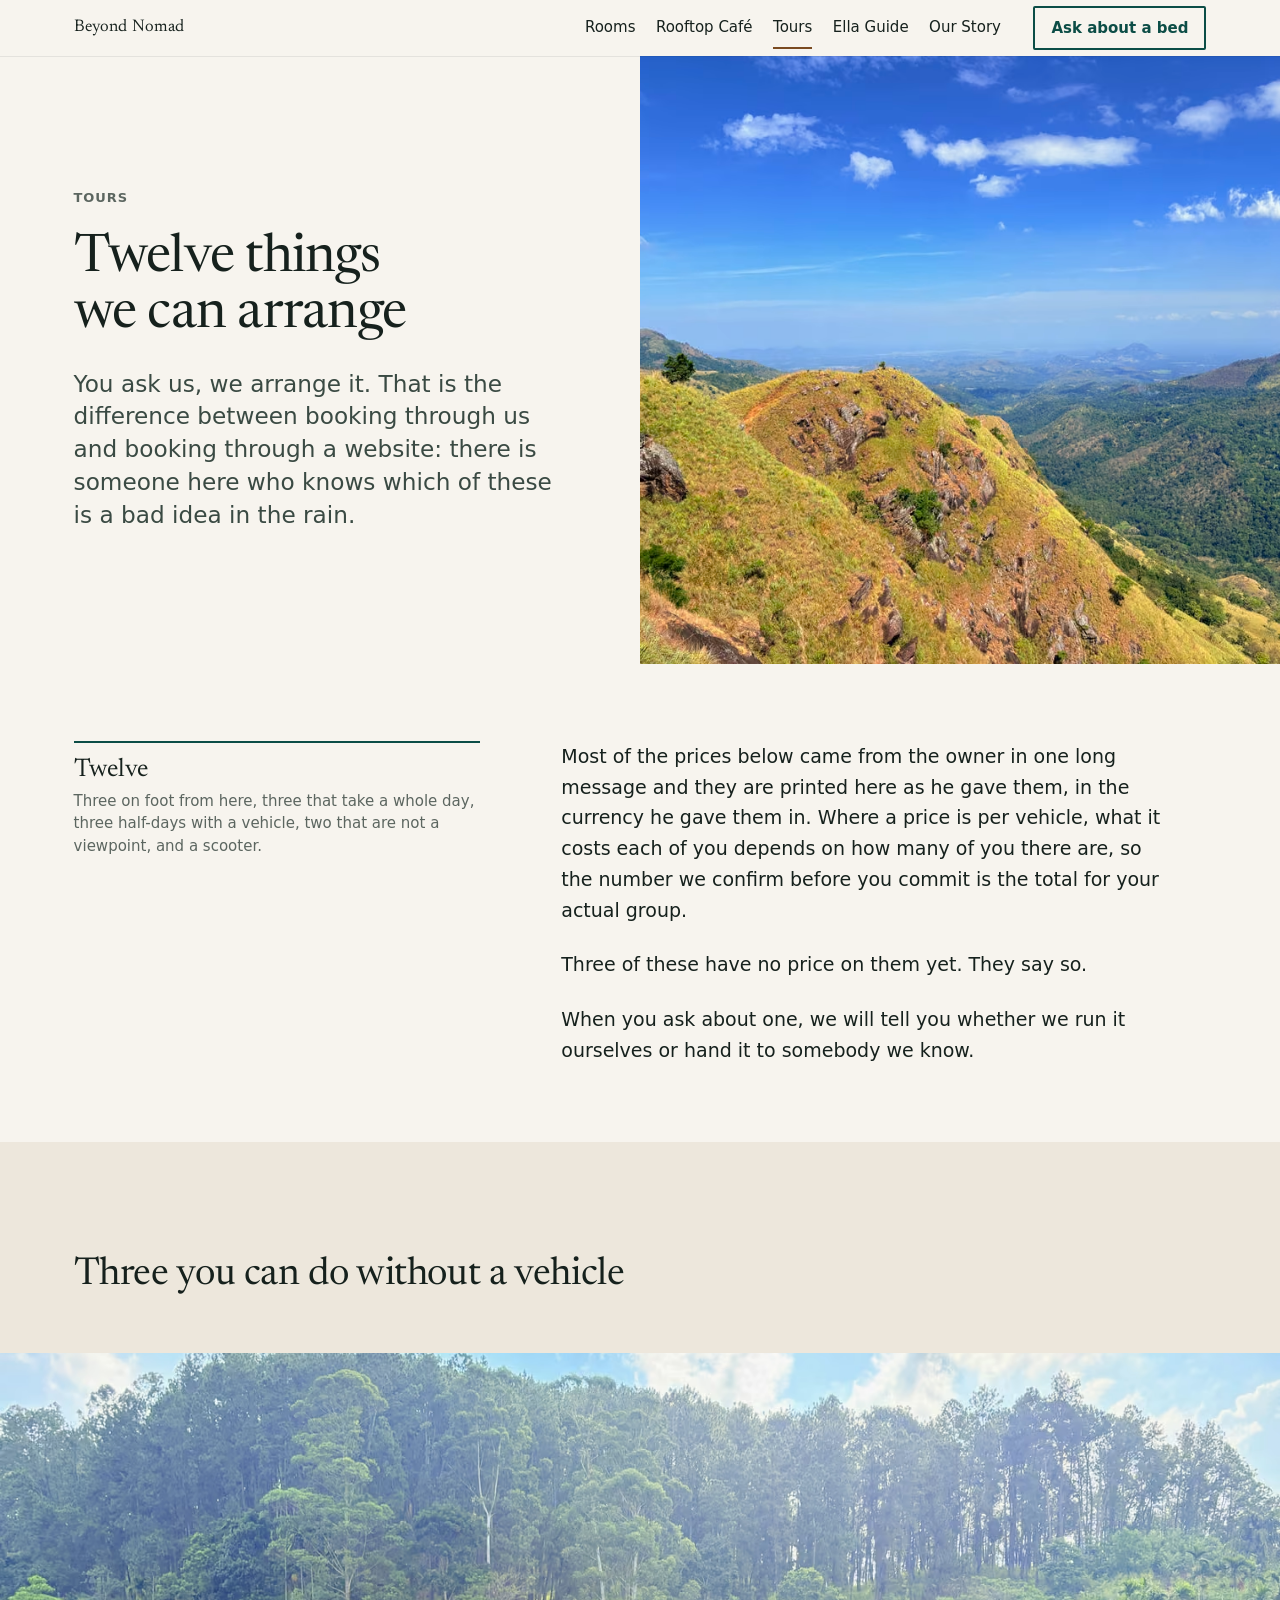
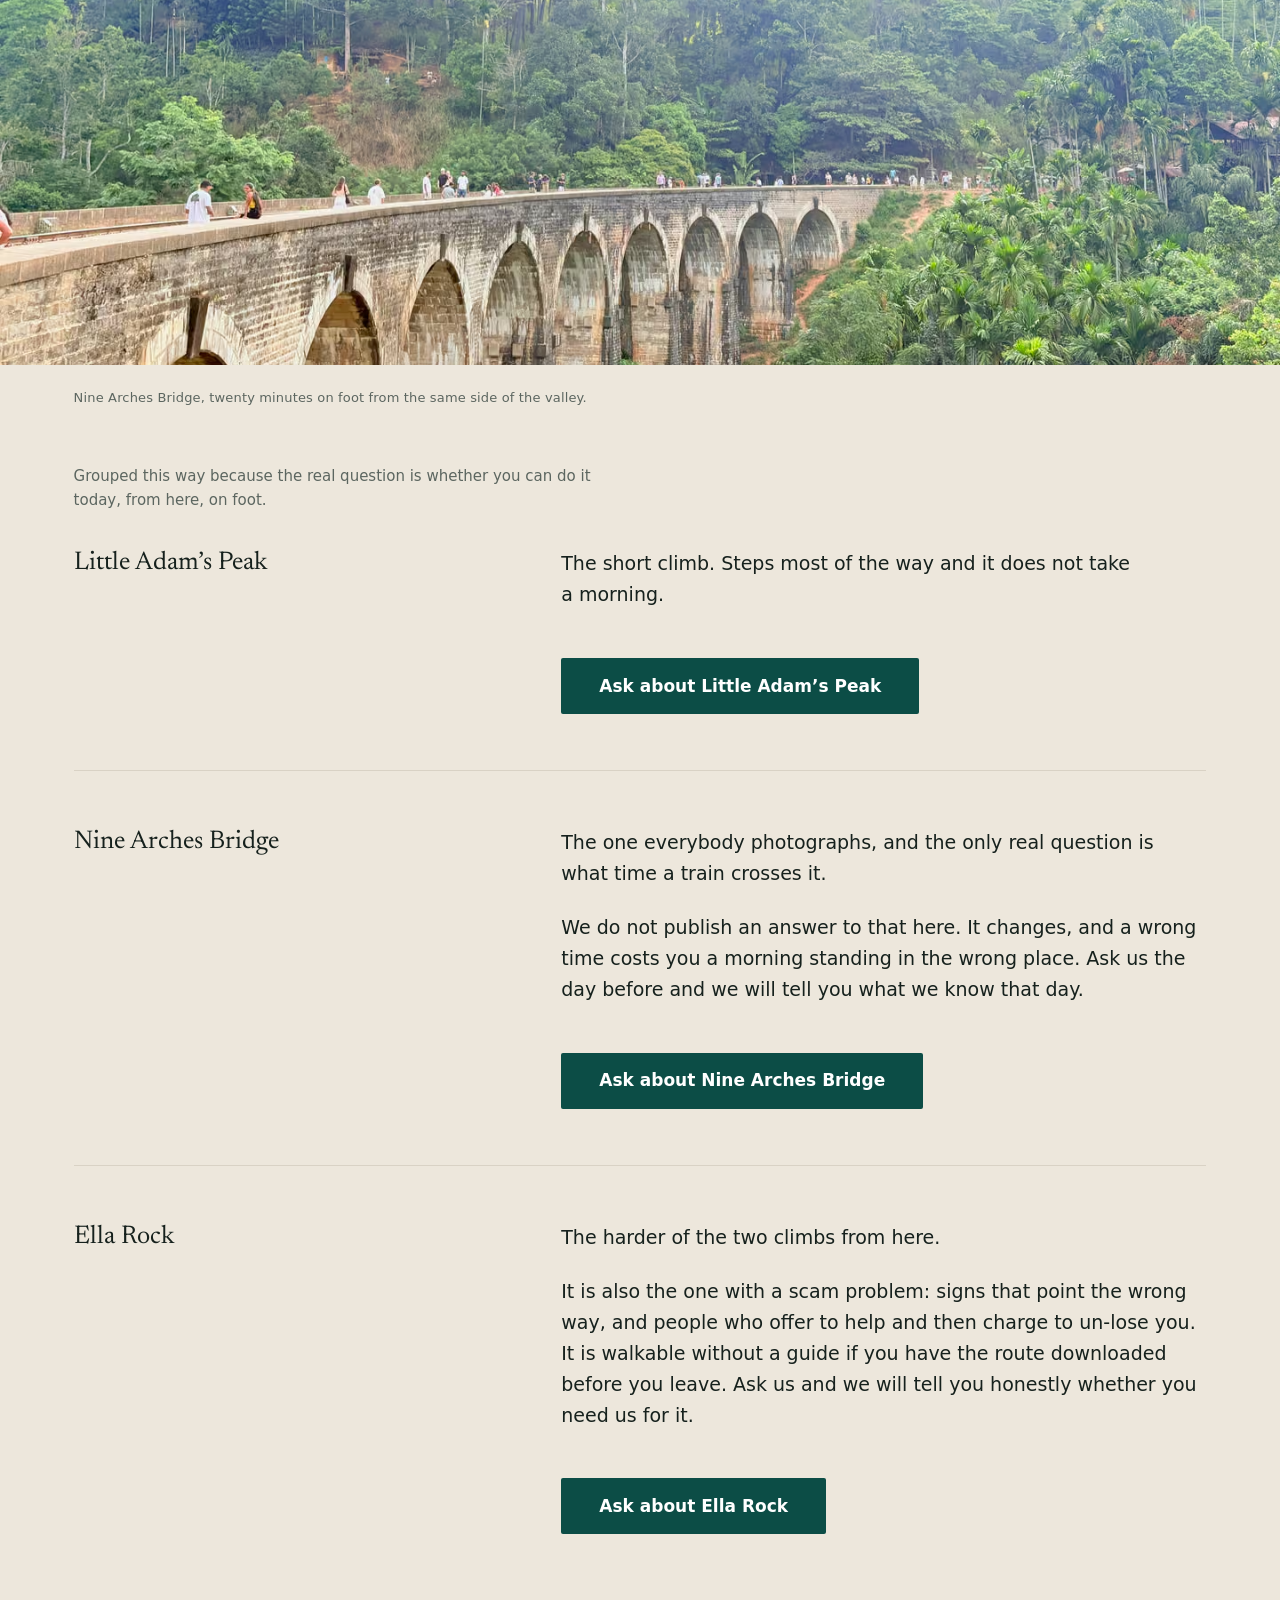
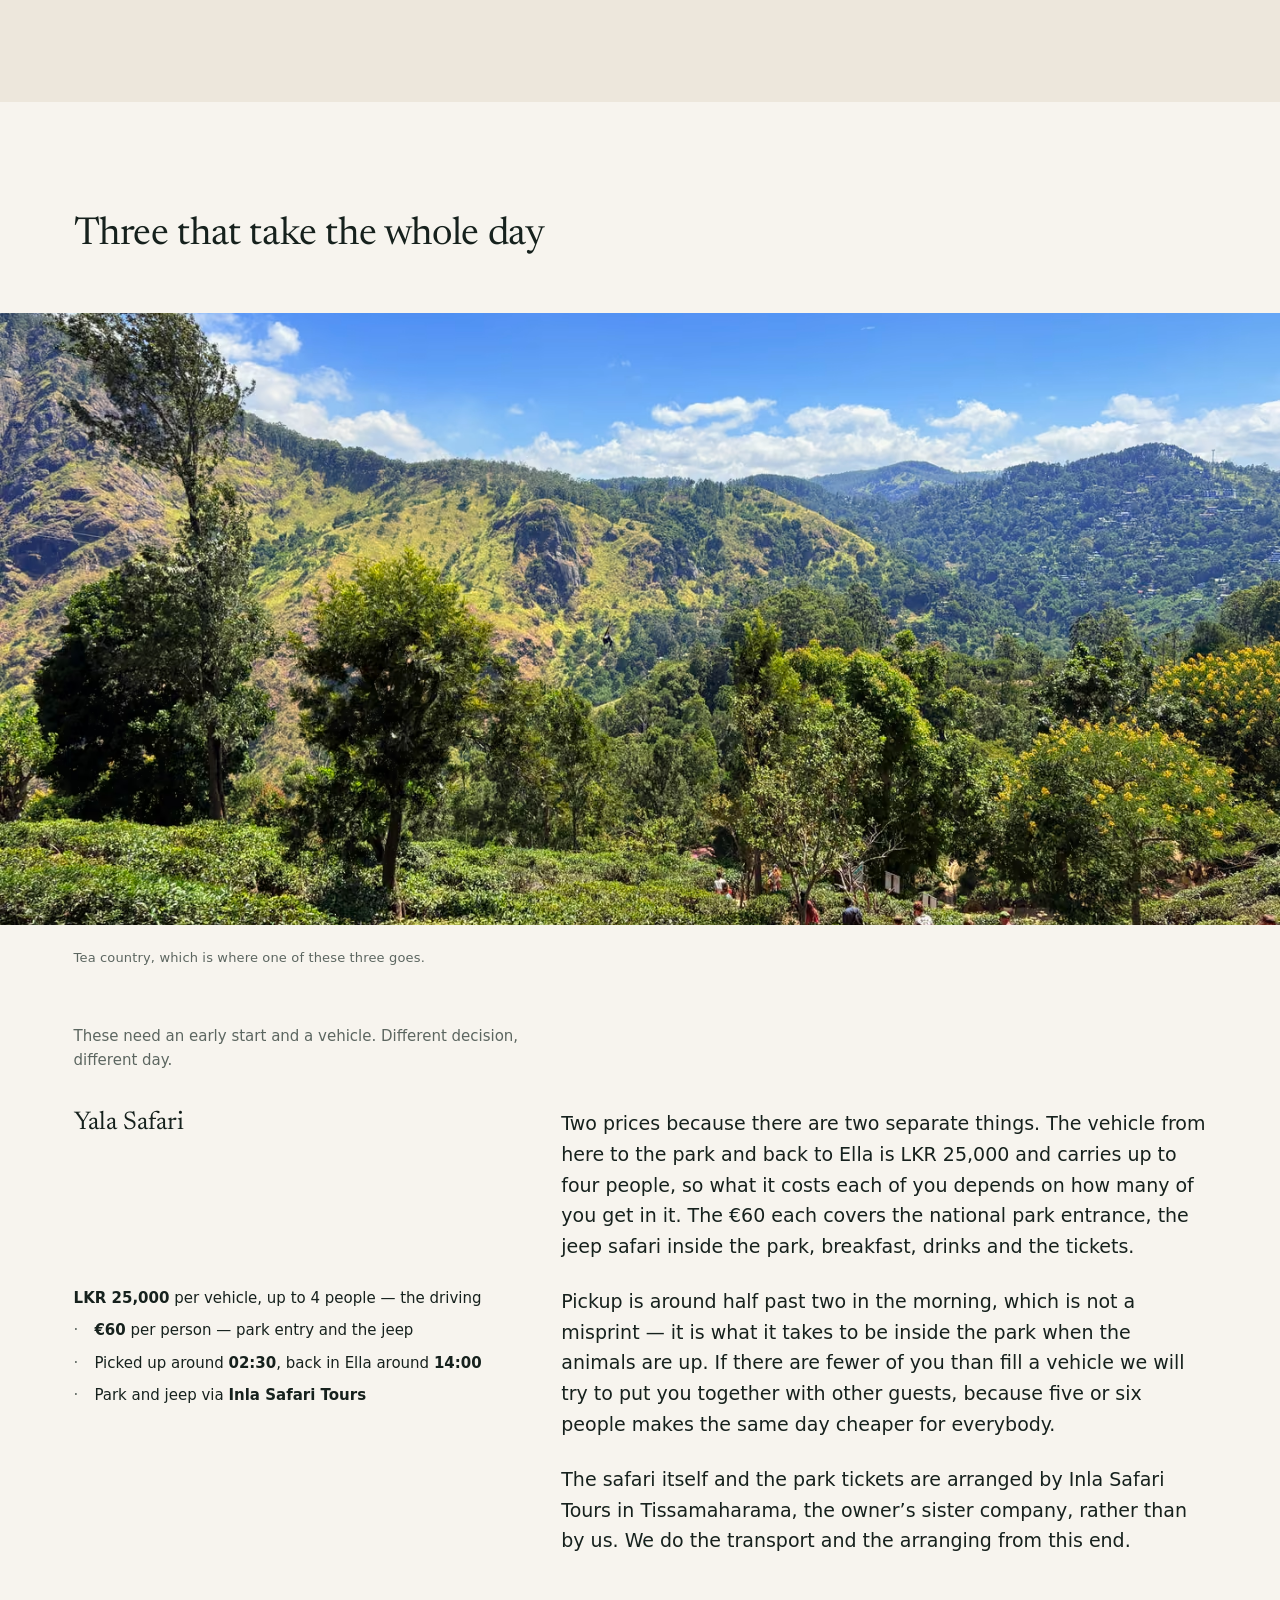
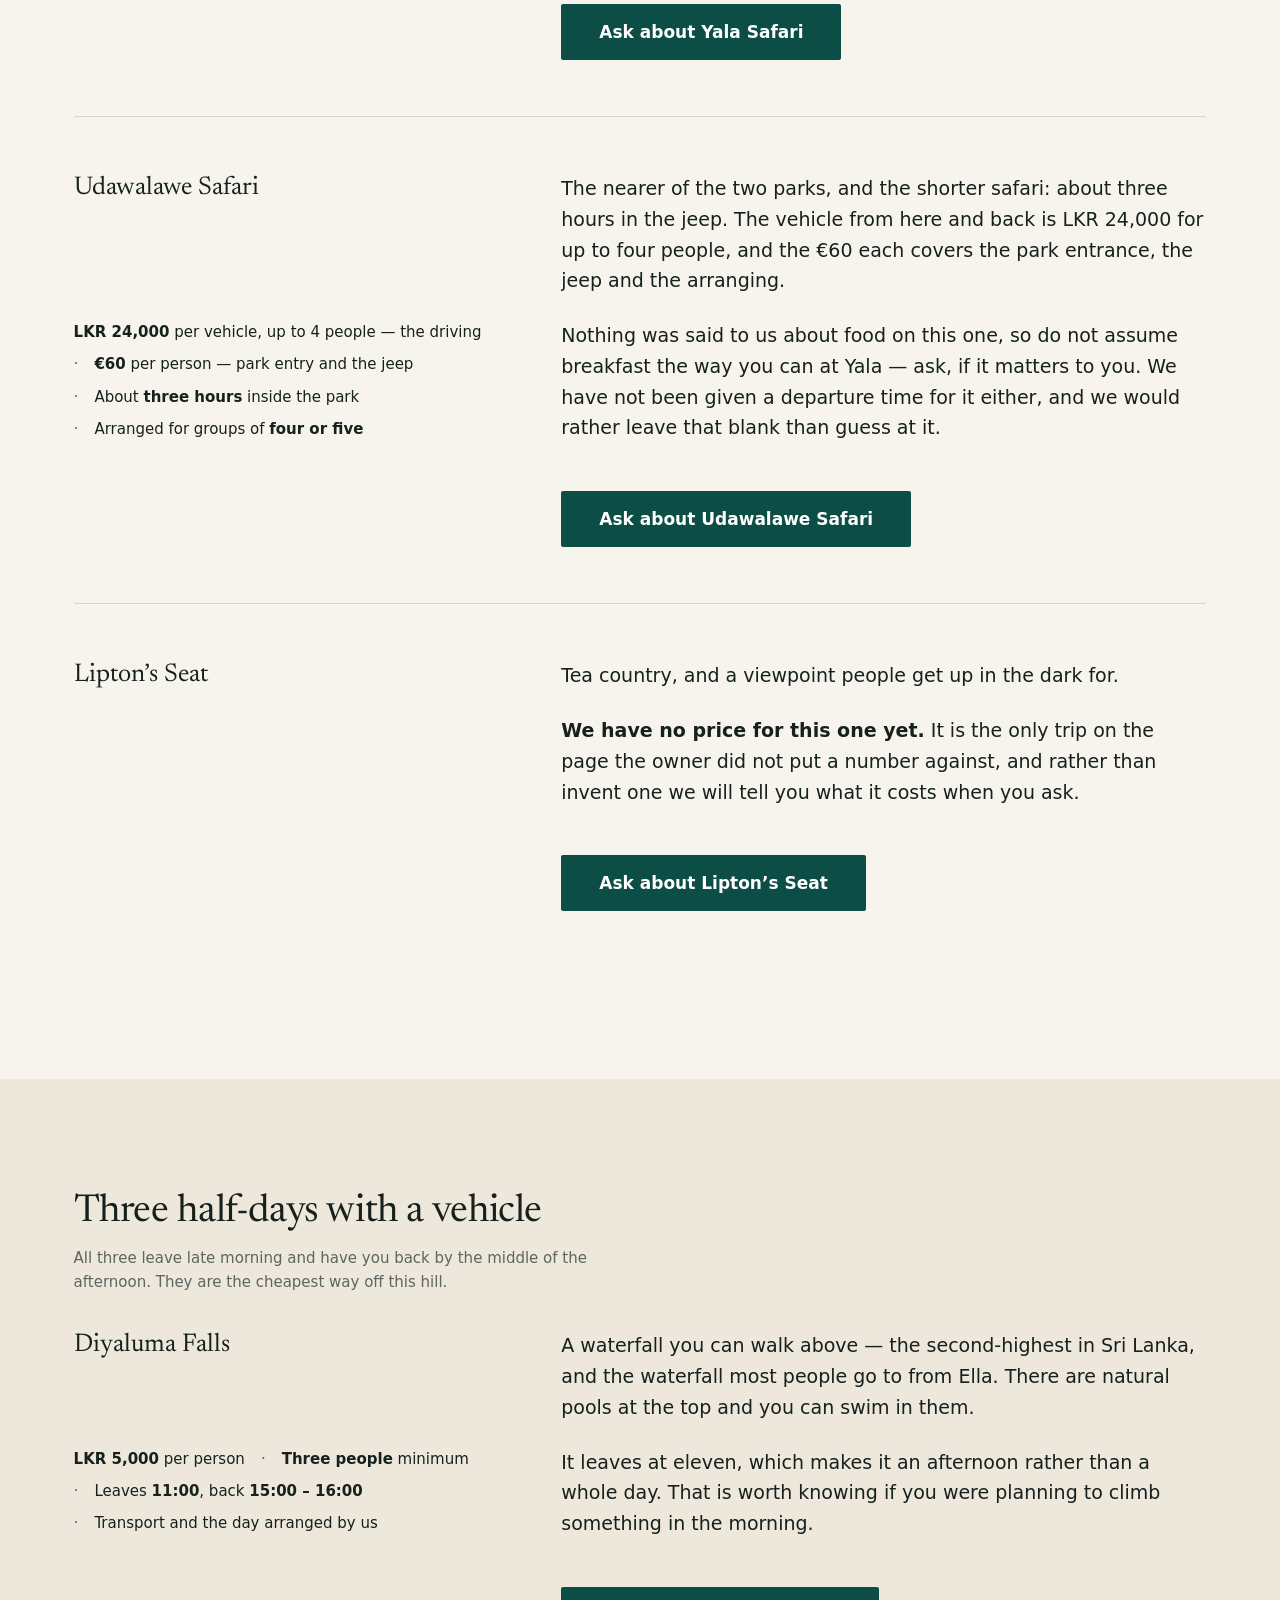
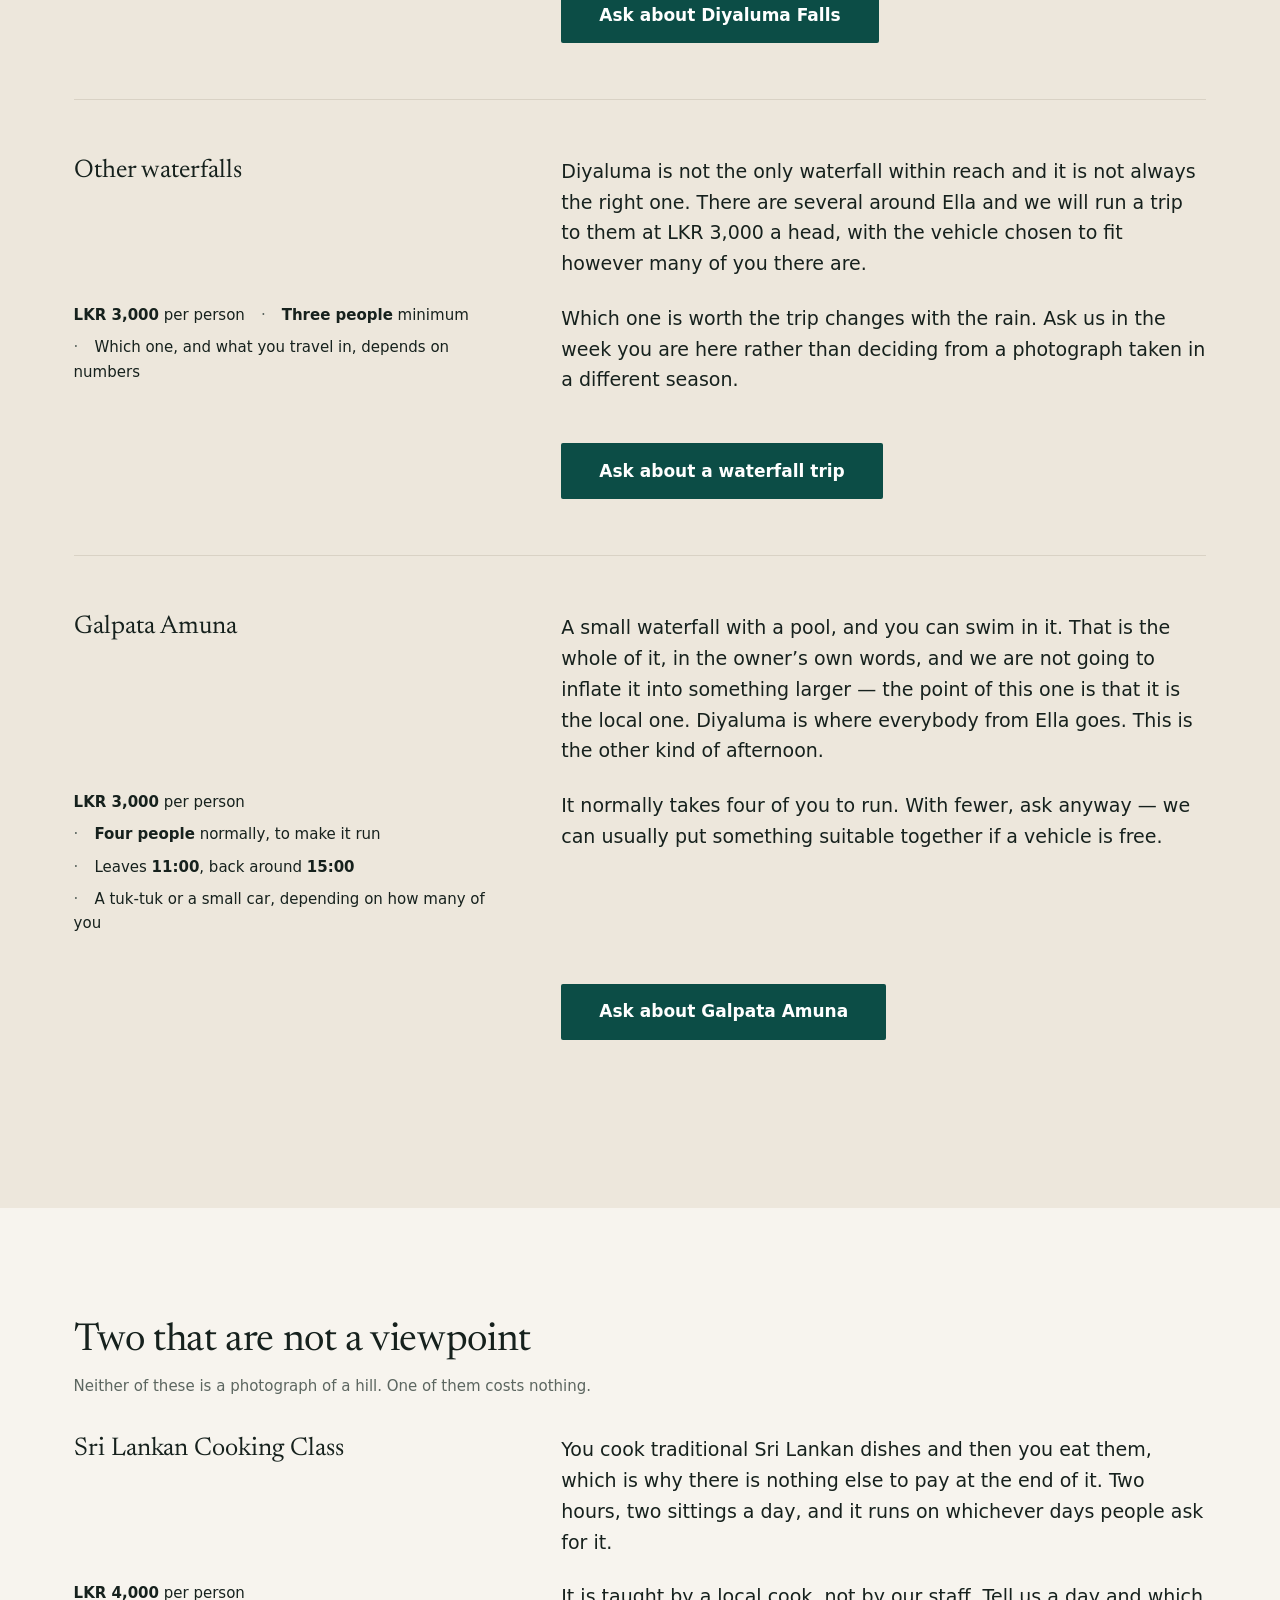
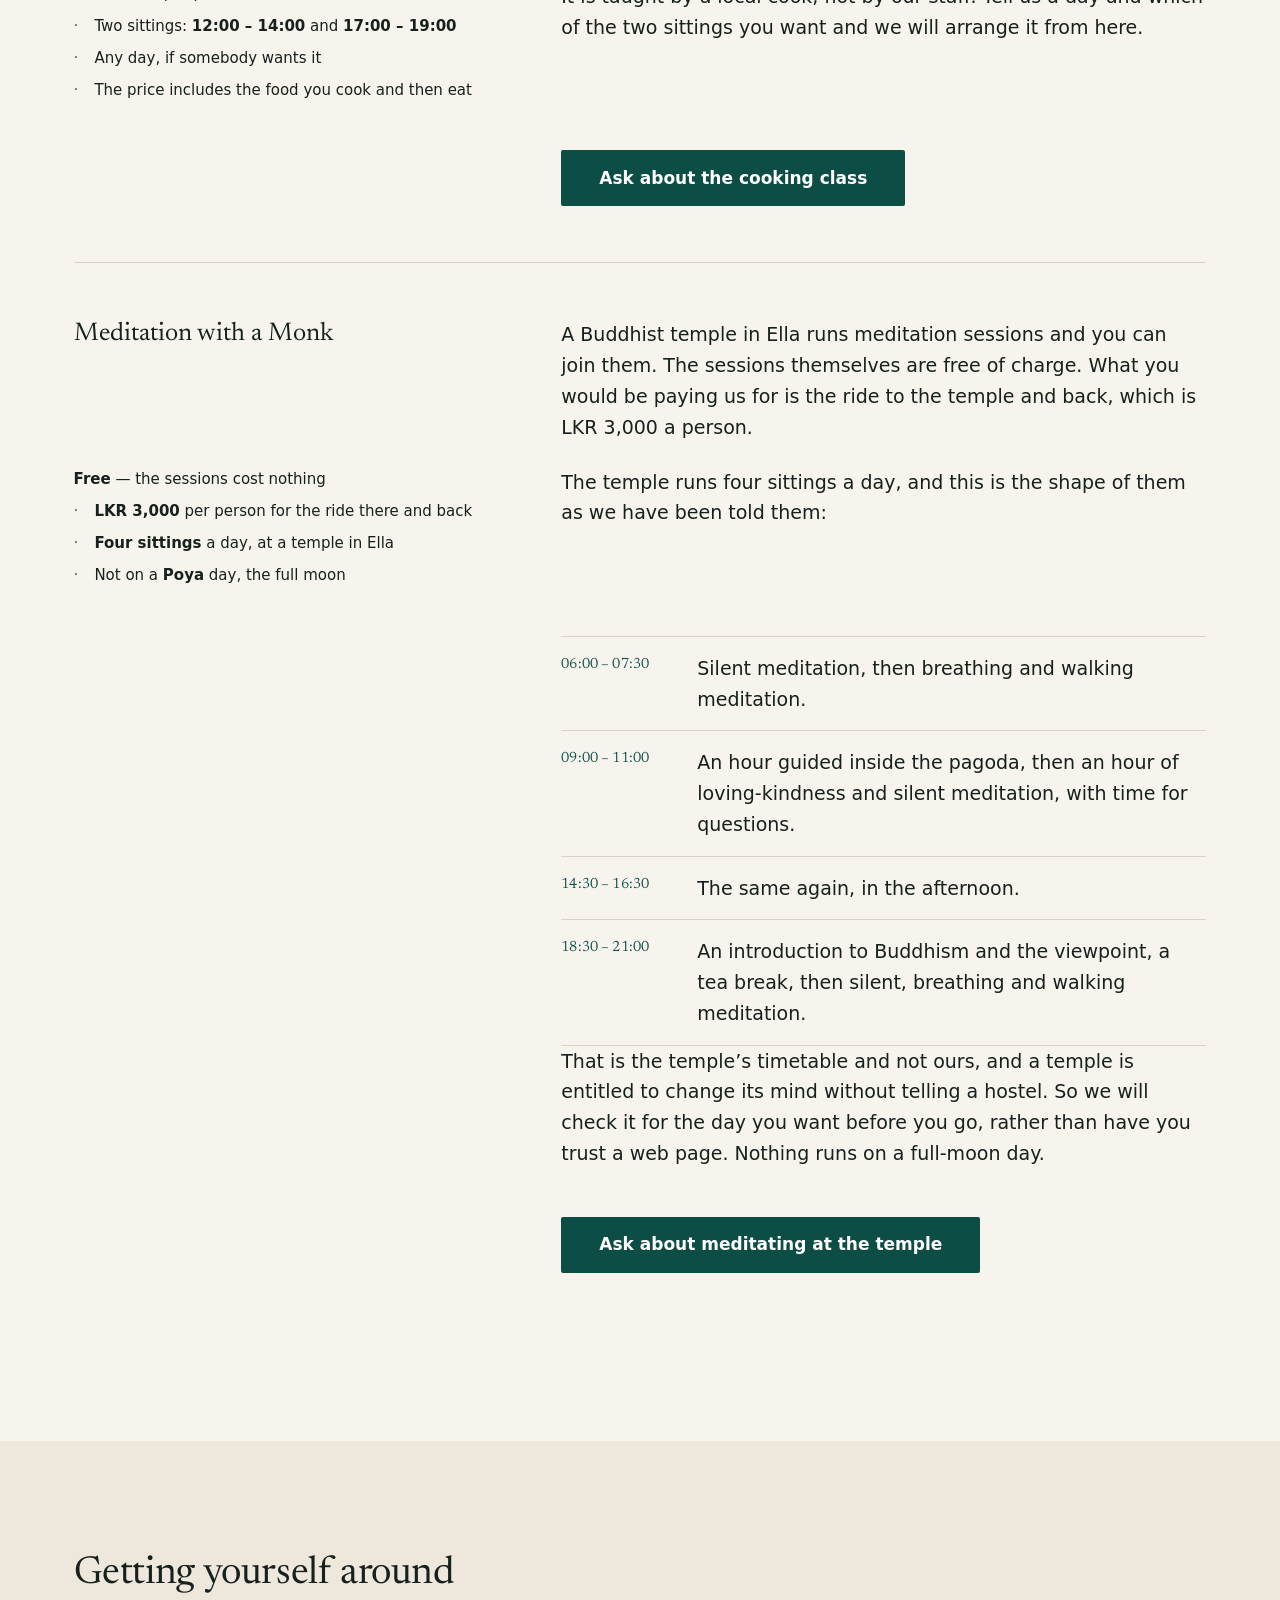
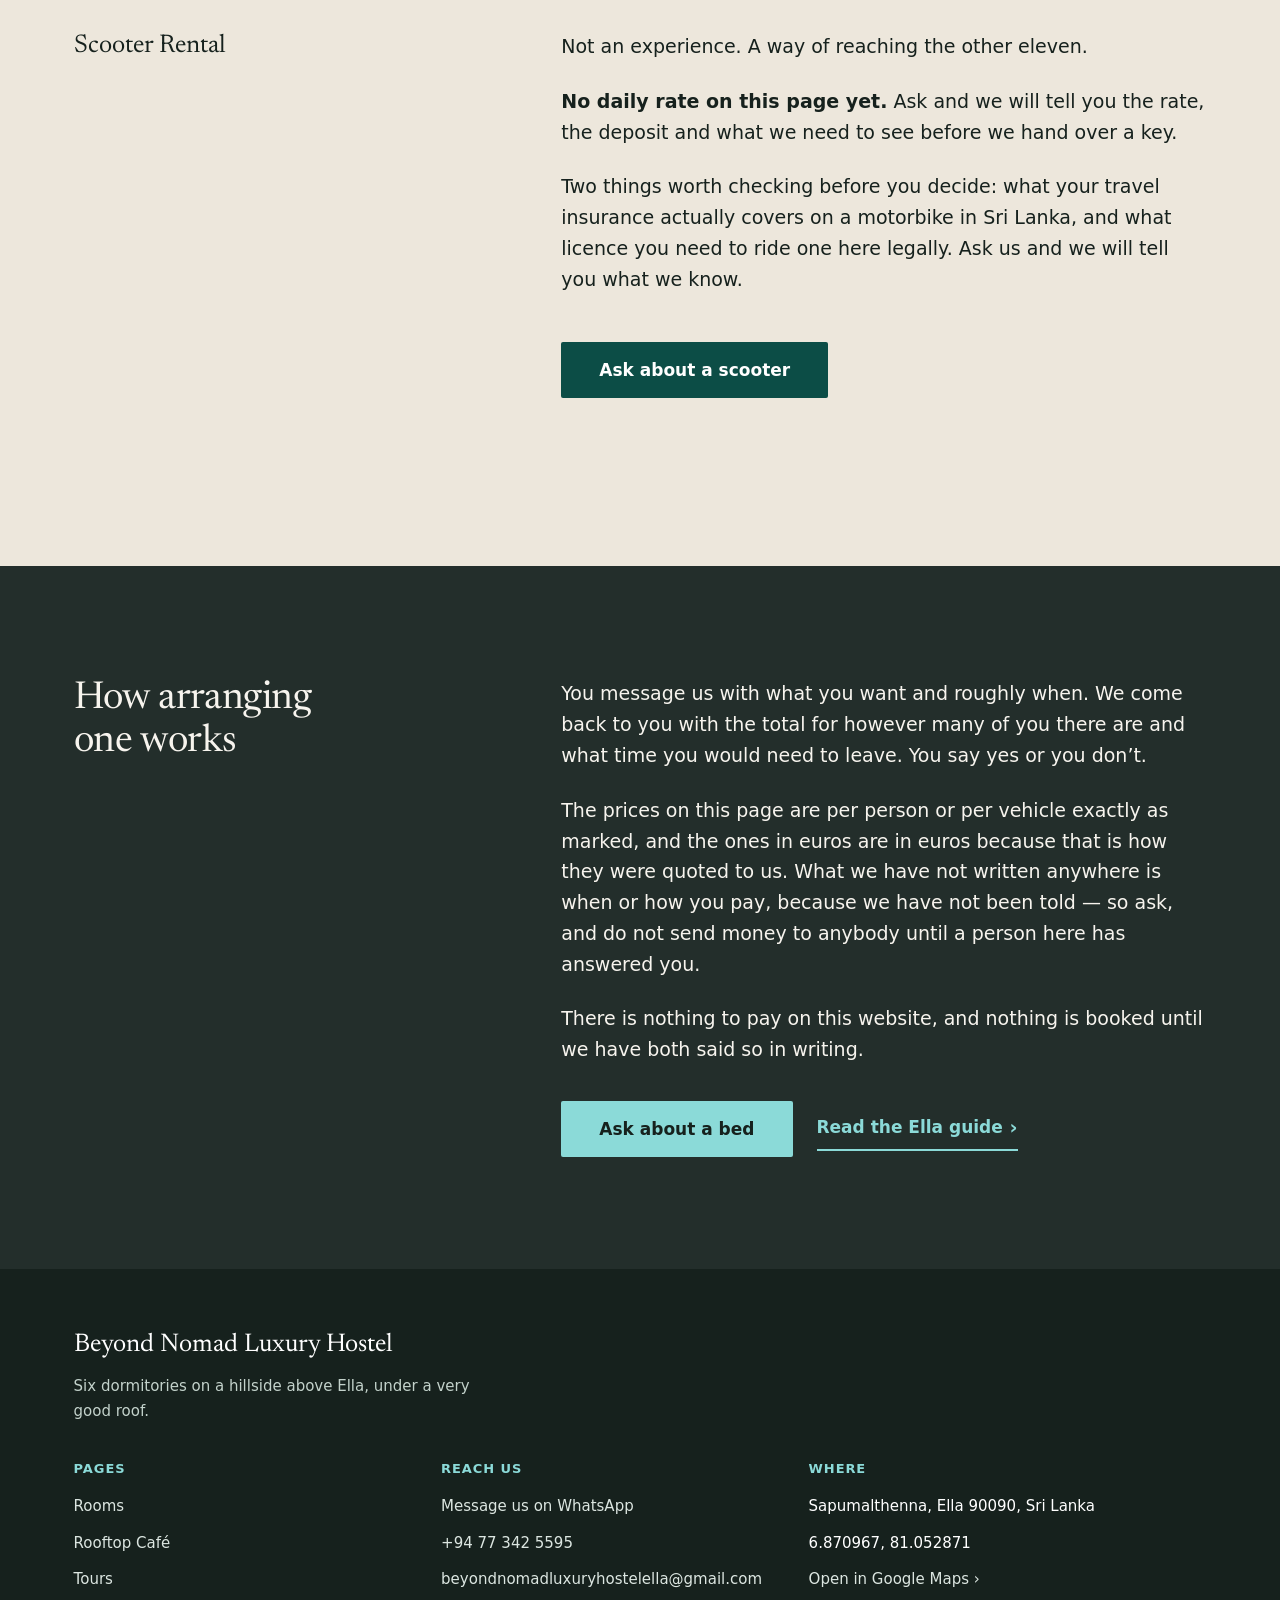
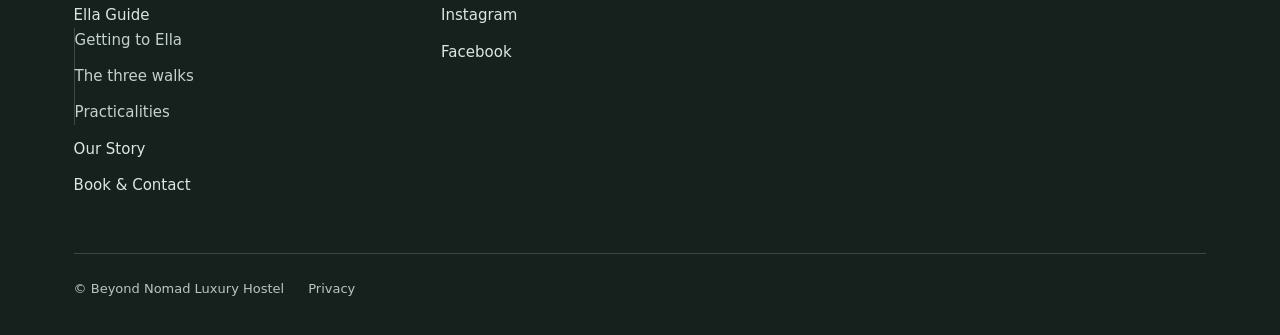
<file: tours/index.html>
<!DOCTYPE html>
<html lang="en">
<head>
<meta charset="utf-8">
<meta name="viewport" content="width=device-width, initial-scale=1">
<title>Twelve tours we arrange, with prices | Beyond Nomad, Ella</title>
<meta name="description" content="Yala and Udawalawe safaris, Diyaluma and other waterfalls, Galpata Amuna, a Sri Lankan cooking class, meditation with a monk, Ella Rock, Little Adam’s Peak, Nine Arches and a scooter. Prices on the page.">
<link rel="canonical" href="https://beyondnomadhostel.com/tours/">
<meta name="theme-color" content="#0E4636">
<meta property="og:site_name" content="Beyond Nomad Luxury Hostel">
<meta property="og:type" content="website">
<meta property="og:locale" content="en">
<meta property="og:url" content="https://beyondnomadhostel.com/tours/">
<meta property="og:title" content="Twelve tours we arrange, with prices">
<meta property="og:description" content="Yala and Udawalawe safaris, Diyaluma and other waterfalls, Galpata Amuna, a Sri Lankan cooking class, meditation with a monk, Ella Rock, Little Adam’s Peak, Nine Arches and a scooter. Prices on the page.">
<meta property="og:image" content="https://beyondnomadhostel.com/assets/img/og-terrace.jpg">
<meta property="og:image:width" content="1200">
<meta property="og:image:height" content="630">
<meta property="og:image:alt" content="The rooftop terrace at Beyond Nomad, facing a mountain ridge across the Ella valley.">
<meta name="twitter:card" content="summary_large_image">
<link rel="icon" href="/assets/favicon.svg" type="image/svg+xml">
<link rel="apple-touch-icon" href="/assets/apple-touch-icon.png">
<link rel="stylesheet" href="/assets/css/site.css">
</head>
<body>
<a class="skip-link" href="#main">Skip to content</a>

<header class="header" id="site-header">
  <div class="header__inner">
    <a class="wordmark" href="/" aria-label="Beyond Nomad Luxury Hostel — home">Beyond Nomad</a>
    <button class="menu-btn" type="button" id="menu-open" aria-expanded="false" aria-controls="site-menu">
      <svg viewBox="0 0 18 18" aria-hidden="true" focusable="false"><path d="M1 4h16M1 9h16M1 14h16" stroke="currentColor" stroke-width="1.8" fill="none"/></svg>
      Menu
    </button>
    <nav class="nav-desktop" aria-label="Main">
      <a href="/rooms/">Rooms</a>
      <a href="/breakfast/">Rooftop Café</a>
      <a href="/tours/" aria-current="page">Tours</a>
      <a href="/ella/">Ella Guide</a>
      <a href="/story/">Our Story</a>
      <a class="btn btn--outline btn--sm" href="/book/">Ask about a bed</a>
    </nav>
  </div>
</header>

<div class="menu" id="site-menu" role="dialog" aria-modal="true" aria-label="Site menu" data-open="false">
  <div class="menu__top">
    <span class="wordmark" aria-hidden="true">Beyond Nomad</span>
    <button class="menu__close" type="button" id="menu-close" aria-label="Close menu">
      Close
      <svg viewBox="0 0 18 18" aria-hidden="true" focusable="false"><path d="M3 3l12 12M15 3L3 15" stroke="currentColor" stroke-width="1.8" fill="none"/></svg>
    </button>
  </div>
  <ul class="menu__list">
    <li><a href="/rooms/">Rooms</a></li>
    <li><a href="/breakfast/">Rooftop Café</a></li>
    <li><a href="/tours/">Tours</a></li>
    <li><a href="/ella/">Ella Guide</a></li>
    <li><a href="/story/">Our Story</a></li>
    <li><a href="/book/">Book &amp; Contact</a></li>
  </ul>
  <div class="menu__contact">
    <a href="https://wa.me/94773425595" data-wa data-wa-intent="bed">Message us on WhatsApp</a>
    <a href="https://instagram.com/beyond_nomad_ella" rel="noopener">Instagram</a>
    <a href="tel:+94773425595">+94 77 342 5595</a>
  </div>
</div>

<main id="main">

  <section class="fold fold--page">
    <div class="fold__panel">
      <p class="eyebrow fold__eyebrow">Tours</p>
      <h1>Twelve things we can arrange</h1>
      <p class="lede fold__sub">You ask us, we arrange it. That is the difference between booking through us and booking through a website: there is someone here who knows which of these is a bad idea in the rain.</p>
    </div>
    <div class="fold__media">
      <picture>
        <source type="image/avif" sizes="(min-width: 900px) 52vw, 100vw" srcset="/assets/img/little-adams-ridge-480.avif 480w, /assets/img/little-adams-ridge-960.avif 960w, /assets/img/little-adams-ridge-1440.avif 1440w">
        <source type="image/webp" sizes="(min-width: 900px) 52vw, 100vw" srcset="/assets/img/little-adams-ridge-480.webp 480w, /assets/img/little-adams-ridge-960.webp 960w, /assets/img/little-adams-ridge-1440.webp 1440w">
        <img src="/assets/img/little-adams-ridge-1440.jpg" fetchpriority="high" decoding="async" alt="A green ridge running away into the haze, seen from the path along its spine.">
      </picture>
    </div>
  </section>

  <section class="section section--tight">
    <div class="wrap"><div class="spread spread--rail">
      <div class="spread__aside">
        <p class="marginal"><b>Twelve</b>Three on foot from here, three that take a whole day, three half-days with a vehicle, two that are not a viewpoint, and a scooter.</p>
      </div>
      <div class="prose">
      <p>Most of the prices below came from the owner in one long message and they are printed here as he gave them, in the currency he gave them in. Where a price is per vehicle, what it costs each of you depends on how many of you there are, so the number we confirm before you commit is the total for your actual group.</p>
      <p>Three of these have no price on them yet. They say so.</p>
      <p>When you ask about one, we will tell you whether we run it ourselves or hand it to somebody we know.</p>
      
      </div>
    </div></div>
  </section>

  <section class="section section--paper2">
    <div class="wrap">
      <h2>Three you can do without a vehicle</h2>
      </div>
<figure class="plate">
        <div class="plate__frame">
        <picture>
          <source type="image/avif" sizes="100vw" srcset="/assets/img/nine-arches-span-480.avif 480w, /assets/img/nine-arches-span-960.avif 960w, /assets/img/nine-arches-span-1440.avif 1440w, /assets/img/nine-arches-span-1920.avif 1920w">
          <source type="image/webp" sizes="100vw" srcset="/assets/img/nine-arches-span-480.webp 480w, /assets/img/nine-arches-span-960.webp 960w, /assets/img/nine-arches-span-1440.webp 1440w, /assets/img/nine-arches-span-1920.webp 1920w">
          <img src="/assets/img/nine-arches-span-1440.jpg" width="1440" height="1080" loading="lazy" decoding="async" alt="The Nine Arches Bridge from the valley side: nine stone arches carrying a railway across a wooded gorge, with people walking along the top.">
        </picture>
        </div>
        <figcaption>Nine Arches Bridge, twenty minutes on foot from the same side of the valley.</figcaption>
      </figure>
      <div class="wrap">
      <p class="meta" style="margin:var(--s3) 0 var(--s6);max-width:34rem">Grouped this way because the real question is whether you can do it today, from here, on foot.</p>

      <article class="block" id="little-adams-peak">
        <div class="block__head"><h3>Little Adam’s Peak</h3></div>
        <p>The short climb. Steps most of the way and it does not take a morning.</p>
        <p style="margin-top:var(--s5)"><a class="btn btn--primary" href="https://wa.me/94773425595" data-wa data-wa-intent="tour" data-wa-label="Little Adam’s Peak">Ask about Little Adam’s Peak</a></p>
      </article>
      

      <article class="block" id="nine-arches-bridge">
        <div class="block__head"><h3>Nine Arches Bridge</h3></div>
        <p>The one everybody photographs, and the only real question is what time a train crosses it.</p>
        <p>We do not publish an answer to that here. It changes, and a wrong time costs you a morning standing in the wrong place. Ask us the day before and we will tell you what we know that day.</p>
        
        <p style="margin-top:var(--s5)"><a class="btn btn--primary" href="https://wa.me/94773425595" data-wa data-wa-intent="tour" data-wa-label="Nine Arches Bridge">Ask about Nine Arches Bridge</a></p>
      </article>

      <article class="block" id="ella-rock">
        <div class="block__head"><h3>Ella Rock</h3></div>
        <p>The harder of the two climbs from here.</p>
        <p>It is also the one with a scam problem: signs that point the wrong way, and people who offer to help and then charge to un-lose you. It is walkable without a guide if you have the route downloaded before you leave. Ask us and we will tell you honestly whether you need us for it.</p>
        
        <p style="margin-top:var(--s5)"><a class="btn btn--primary" href="https://wa.me/94773425595" data-wa data-wa-intent="tour" data-wa-label="Ella Rock">Ask about Ella Rock</a></p>
      </article>
    </div>
  </section>

  <section class="section">
    <div class="wrap">
      <h2>Three that take the whole day</h2>
      </div>
<figure class="plate">
        <div class="plate__frame">
        <picture>
          <source type="image/avif" sizes="100vw" srcset="/assets/img/tea-fields-480.avif 480w, /assets/img/tea-fields-960.avif 960w, /assets/img/tea-fields-1440.avif 1440w, /assets/img/tea-fields-1920.avif 1920w">
          <source type="image/webp" sizes="100vw" srcset="/assets/img/tea-fields-480.webp 480w, /assets/img/tea-fields-960.webp 960w, /assets/img/tea-fields-1440.webp 1440w, /assets/img/tea-fields-1920.webp 1920w">
          <img src="/assets/img/tea-fields-1440.jpg" width="1440" height="1080" loading="lazy" decoding="async" alt="Clipped tea bushes running in rows to a treeline, with mountains behind them.">
        </picture>
        </div>
        <figcaption>Tea country, which is where one of these three goes.</figcaption>
        
      </figure>
      <div class="wrap">
      <p class="meta" style="margin:var(--s3) 0 var(--s6);max-width:34rem">These need an early start and a vehicle. Different decision, different day.</p>

      <article class="block" id="yala-safari">
        <div class="block__head"><h3>Yala Safari</h3></div>
        <ul class="block__spec">
          <li><strong>LKR 25,000</strong> per vehicle, up to 4 people — the driving</li>
          <li><strong>€60</strong> per person — park entry and the jeep</li>
          <li>Picked up around <strong>02:30</strong>, back in Ella around <strong>14:00</strong></li>
          <li>Park and jeep via <strong>Inla Safari Tours</strong></li>
        </ul>
        <p>Two prices because there are two separate things. The vehicle from here to the park and back to Ella is LKR 25,000 and carries up to four people, so what it costs each of you depends on how many of you get in it. The €60 each covers the national park entrance, the jeep safari inside the park, breakfast, drinks and the tickets.</p>
        <p>Pickup is around half past two in the morning, which is not a misprint — it is what it takes to be inside the park when the animals are up. If there are fewer of you than fill a vehicle we will try to put you together with other guests, because five or six people makes the same day cheaper for everybody.</p>
        <p>The safari itself and the park tickets are arranged by Inla Safari Tours in Tissamaharama, the owner’s sister company, rather than by us. We do the transport and the arranging from this end.</p>
        <p style="margin-top:var(--s5)"><a class="btn btn--primary" href="https://wa.me/94773425595" data-wa data-wa-intent="tour" data-wa-label="Yala Safari">Ask about Yala Safari</a></p>
        
      </article>

      <article class="block" id="udawalawe-safari">
        <div class="block__head"><h3>Udawalawe Safari</h3></div>
        <ul class="block__spec">
          <li><strong>LKR 24,000</strong> per vehicle, up to 4 people — the driving</li>
          <li><strong>€60</strong> per person — park entry and the jeep</li>
          <li>About <strong>three hours</strong> inside the park</li>
          <li>Arranged for groups of <strong>four or five</strong></li>
        </ul>
        <p>The nearer of the two parks, and the shorter safari: about three hours in the jeep. The vehicle from here and back is LKR 24,000 for up to four people, and the €60 each covers the park entrance, the jeep and the arranging.</p>
        <p>Nothing was said to us about food on this one, so do not assume breakfast the way you can at Yala — ask, if it matters to you. We have not been given a departure time for it either, and we would rather leave that blank than guess at it.</p>
        <p style="margin-top:var(--s5)"><a class="btn btn--primary" href="https://wa.me/94773425595" data-wa data-wa-intent="tour" data-wa-label="Udawalawe Safari">Ask about Udawalawe Safari</a></p>
        
      </article>

      <article class="block" id="liptons-seat">
        <div class="block__head"><h3>Lipton’s Seat</h3></div>
        <p>Tea country, and a viewpoint people get up in the dark for.</p>
        <p><strong>We have no price for this one yet.</strong> It is the only trip on the page the owner did not put a number against, and rather than invent one we will tell you what it costs when you ask.</p>
        <p style="margin-top:var(--s5)"><a class="btn btn--primary" href="https://wa.me/94773425595" data-wa data-wa-intent="tour" data-wa-label="Lipton’s Seat">Ask about Lipton’s Seat</a></p>
        
      </article>
    </div>
  </section>

  <section class="section section--paper2">
    <div class="wrap">
      <h2>Three half-days with a vehicle</h2>
      <p class="meta" style="margin:var(--s3) 0 var(--s6);max-width:34rem">All three leave late morning and have you back by the middle of the afternoon. They are the cheapest way off this hill.</p>

      <article class="block" id="diyaluma-falls">
        <div class="block__head"><h3>Diyaluma Falls</h3></div>
        <ul class="block__spec">
          <li><strong>LKR 5,000</strong> per person</li>
          <li><strong>Three people</strong> minimum</li>
          <li>Leaves <strong>11:00</strong>, back <strong>15:00 – 16:00</strong></li>
          <li>Transport and the day arranged by us</li>
        </ul>
        <p>A waterfall you can walk above — the second-highest in Sri Lanka, and the waterfall most people go to from Ella. There are natural pools at the top and you can swim in them.</p>
        <p>It leaves at eleven, which makes it an afternoon rather than a whole day. That is worth knowing if you were planning to climb something in the morning.</p>
        <p style="margin-top:var(--s5)"><a class="btn btn--primary" href="https://wa.me/94773425595" data-wa data-wa-intent="tour" data-wa-label="Diyaluma Falls">Ask about Diyaluma Falls</a></p>
        
      </article>

      <article class="block" id="waterfall-tours">
        <div class="block__head"><h3>Other waterfalls</h3></div>
        <ul class="block__spec">
          <li><strong>LKR 3,000</strong> per person</li>
          <li><strong>Three people</strong> minimum</li>
          <li>Which one, and what you travel in, depends on numbers</li>
        </ul>
        <p>Diyaluma is not the only waterfall within reach and it is not always the right one. There are several around Ella and we will run a trip to them at LKR 3,000 a head, with the vehicle chosen to fit however many of you there are.</p>
        <p>Which one is worth the trip changes with the rain. Ask us in the week you are here rather than deciding from a photograph taken in a different season.</p>
        <p style="margin-top:var(--s5)"><a class="btn btn--primary" href="https://wa.me/94773425595" data-wa data-wa-intent="tour" data-wa-label="Waterfall tours">Ask about a waterfall trip</a></p>
        
      </article>

      <article class="block" id="galpata-amuna">
        <div class="block__head"><h3>Galpata Amuna</h3></div>
        <ul class="block__spec">
          <li><strong>LKR 3,000</strong> per person</li>
          <li><strong>Four people</strong> normally, to make it run</li>
          <li>Leaves <strong>11:00</strong>, back around <strong>15:00</strong></li>
          <li>A tuk-tuk or a small car, depending on how many of you</li>
        </ul>
        <p>A small waterfall with a pool, and you can swim in it. That is the whole of it, in the owner’s own words, and we are not going to inflate it into something larger — the point of this one is that it is the local one. Diyaluma is where everybody from Ella goes. This is the other kind of afternoon.</p>
        <p>It normally takes four of you to run. With fewer, ask anyway — we can usually put something suitable together if a vehicle is free.</p>
        <p style="margin-top:var(--s5)"><a class="btn btn--primary" href="https://wa.me/94773425595" data-wa data-wa-intent="tour" data-wa-label="Galpata Amuna">Ask about Galpata Amuna</a></p>
        
      </article>
    </div>
  </section>

  <section class="section">
    <div class="wrap">
      <h2>Two that are not a viewpoint</h2>
      <p class="meta" style="margin:var(--s3) 0 var(--s6);max-width:34rem">Neither of these is a photograph of a hill. One of them costs nothing.</p>

      <article class="block" id="cooking-class">
        <div class="block__head"><h3>Sri Lankan Cooking Class</h3></div>
        <ul class="block__spec">
          <li><strong>LKR 4,000</strong> per person</li>
          <li>Two sittings: <strong>12:00 – 14:00</strong> and <strong>17:00 – 19:00</strong></li>
          <li>Any day, if somebody wants it</li>
          <li>The price includes the food you cook and then eat</li>
        </ul>
        <p>You cook traditional Sri Lankan dishes and then you eat them, which is why there is nothing else to pay at the end of it. Two hours, two sittings a day, and it runs on whichever days people ask for it.</p>
        <p>It is taught by a local cook, not by our staff. Tell us a day and which of the two sittings you want and we will arrange it from here.</p>
        <p style="margin-top:var(--s5)"><a class="btn btn--primary" href="https://wa.me/94773425595" data-wa data-wa-intent="cooking-class" data-wa-label="Cooking Class">Ask about the cooking class</a></p>
        
      </article>

      <article class="block" id="meditation">
        <div class="block__head"><h3>Meditation with a Monk</h3></div>
        <ul class="block__spec">
          <li><strong>Free</strong> — the sessions cost nothing</li>
          <li><strong>LKR 3,000</strong> per person for the ride there and back</li>
          <li><strong>Four sittings</strong> a day, at a temple in Ella</li>
          <li>Not on a <strong>Poya</strong> day, the full moon</li>
        </ul>
        <p>A Buddhist temple in Ella runs meditation sessions and you can join them. The sessions themselves are free of charge. What you would be paying us for is the ride to the temple and back, which is LKR 3,000 a person.</p>
        <p>The temple runs four sittings a day, and this is the shape of them as we have been told them:</p>
        <dl class="timeline">
          <div><dt>06:00 – 07:30</dt><dd>Silent meditation, then breathing and walking meditation.</dd></div>
          <div><dt>09:00 – 11:00</dt><dd>An hour guided inside the pagoda, then an hour of loving-kindness and silent meditation, with time for questions.</dd></div>
          <div><dt>14:30 – 16:30</dt><dd>The same again, in the afternoon.</dd></div>
          <div><dt>18:30 – 21:00</dt><dd>An introduction to Buddhism and the viewpoint, a tea break, then silent, breathing and walking meditation.</dd></div>
        </dl>
        <p>That is the temple’s timetable and not ours, and a temple is entitled to change its mind without telling a hostel. So we will check it for the day you want before you go, rather than have you trust a web page. Nothing runs on a full-moon day.</p>
        <p style="margin-top:var(--s5)"><a class="btn btn--primary" href="https://wa.me/94773425595" data-wa data-wa-intent="tour" data-wa-label="Meditation with a monk">Ask about meditating at the temple</a></p>
        
      </article>
    </div>
  </section>

  <section class="section section--paper2">
    <div class="wrap">
      <h2>Getting yourself around</h2>

      <article class="block" id="scooter-rental">
        <div class="block__head"><h3>Scooter Rental</h3></div>
        <p>Not an experience. A way of reaching the other eleven.</p>
        <p><strong>No daily rate on this page yet.</strong> Ask and we will tell you the rate, the deposit and what we need to see before we hand over a key.</p>
        <p>Two things worth checking before you decide: what your travel insurance actually covers on a motorbike in Sri Lanka, and what licence you need to ride one here legally. Ask us and we will tell you what we know.</p>
        <p style="margin-top:var(--s5)"><a class="btn btn--primary" href="https://wa.me/94773425595" data-wa data-wa-intent="scooter" data-wa-label="Scooter Rental">Ask about a scooter</a></p>
        
      </article>
    </div>
  </section>

  <section class="section section--dark">
    <div class="wrap">
      <div class="spread spread--rail">
        <div class="spread__aside"><h2>How arranging one works</h2></div>
        <div class="prose">
        <p>You message us with what you want and roughly when. We come back to you with the total for however many of you there are and what time you would need to leave. You say yes or you don’t.</p>
        <p>The prices on this page are per person or per vehicle exactly as marked, and the ones in euros are in euros because that is how they were quoted to us. What we have not written anywhere is when or how you pay, because we have not been told — so ask, and do not send money to anybody until a person here has answered you.</p>
        <p>There is nothing to pay on this website, and nothing is booked until we have both said so in writing.</p>
        
        <div style="display:flex;flex-wrap:wrap;gap:var(--s5);align-items:center;margin-top:var(--s6)">
        <a class="btn btn--primary" href="/book/">Ask about a bed</a>
        <a class="link-more" href="/ella/">Read the Ella guide</a>
        </div>
      </div>
      </div>
    </div>
  </section>

</main>

<footer class="footer">
  <div class="wrap">
    <p class="footer__brand">Beyond Nomad Luxury Hostel</p>
    <p class="footer__tag">Six dormitories on a hillside above Ella, under a very good roof.</p>
    <div class="footer__cols">
      <div>
        <h2>Pages</h2>
        <ul>
          <li><a href="/rooms/">Rooms</a></li>
          <li><a href="/breakfast/">Rooftop Café</a></li>
          <li><a href="/tours/">Tours</a></li>
          <li><a href="/ella/">Ella Guide</a>
            <ul class="footer__sub">
              <li><a href="/ella/getting-here/">Getting to Ella</a></li>
              <li><a href="/ella/walks/">The three walks</a></li>
              <li><a href="/ella/practicalities/">Practicalities</a></li>
            </ul>
          </li>
          <li><a href="/story/">Our Story</a></li>
          <li><a href="/book/">Book &amp; Contact</a></li>
        </ul>
      </div>
      <div>
        <h2>Reach us</h2>
        <ul>
          <li><a href="https://wa.me/94773425595" data-wa data-wa-intent="bed">Message us on WhatsApp</a></li>
          <li><a href="tel:+94773425595">+94 77 342 5595</a></li>
          <li><a href="mailto:beyondnomadluxuryhostelella@gmail.com">beyondnomadluxuryhostelella@gmail.com</a></li>
          <li><a href="https://instagram.com/beyond_nomad_ella" rel="noopener">Instagram</a></li>
          <li><a href="https://www.facebook.com/profile.php?id=61566782026271" rel="noopener">Facebook</a></li>
        </ul>
      </div>
      <div>
        <h2>Where</h2>
        <ul>
          <li>Sapumalthenna, Ella 90090, Sri Lanka</li>
          <li>6.870967, 81.052871</li>
          <li><a href="https://www.google.com/maps/search/?api=1&amp;query=6.870967,81.052871" rel="noopener">Open in Google Maps ›</a></li>
        </ul>
      </div>
    </div>
    <div class="footer__legal">
      <span>© Beyond Nomad Luxury Hostel</span>
      <a href="/privacy/">Privacy</a>
    </div>
  </div>
</footer>

<div class="stickybar" inert>
  <a class="stickybar__cta" href="/book/">Ask about a bed</a>
  <span class="stickybar__price">LKR 5,000 per bed</span>
</div>

<script src="/assets/js/site.js" defer></script>
</body>
</html>
</file>
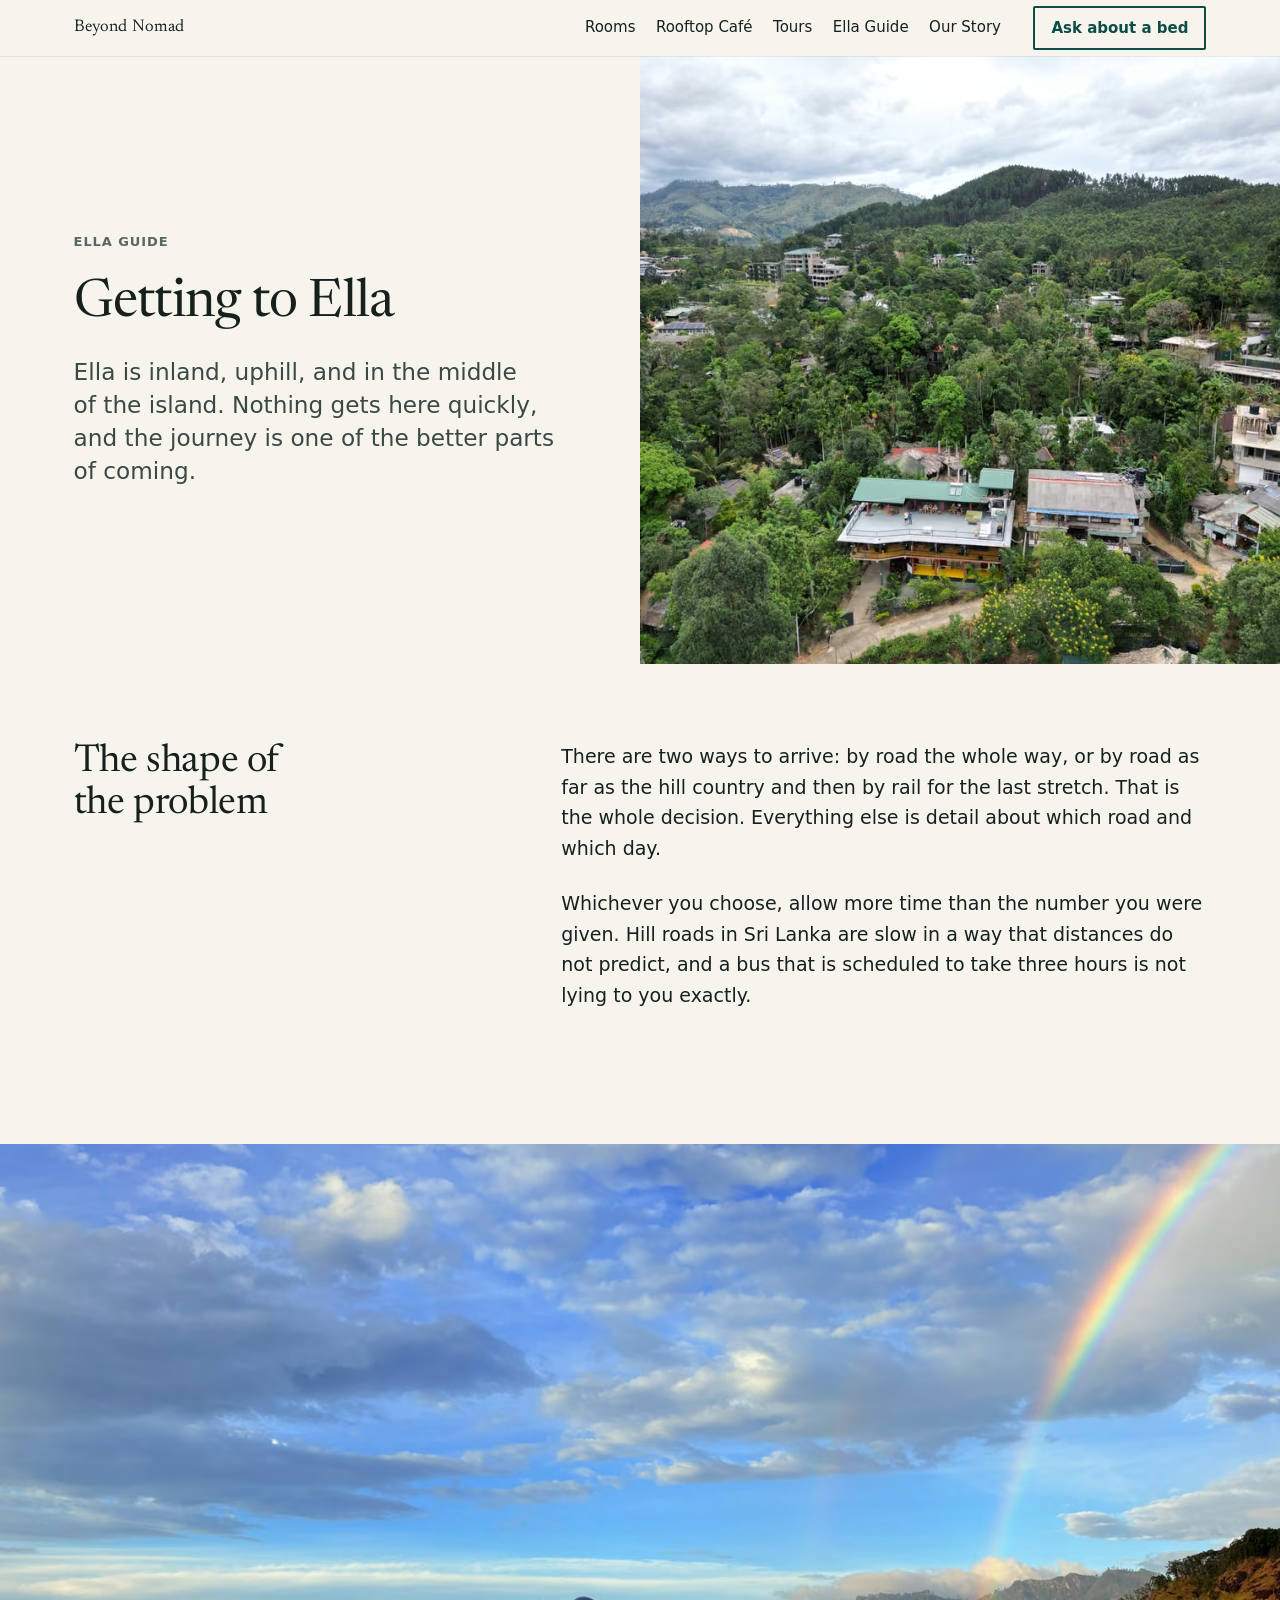
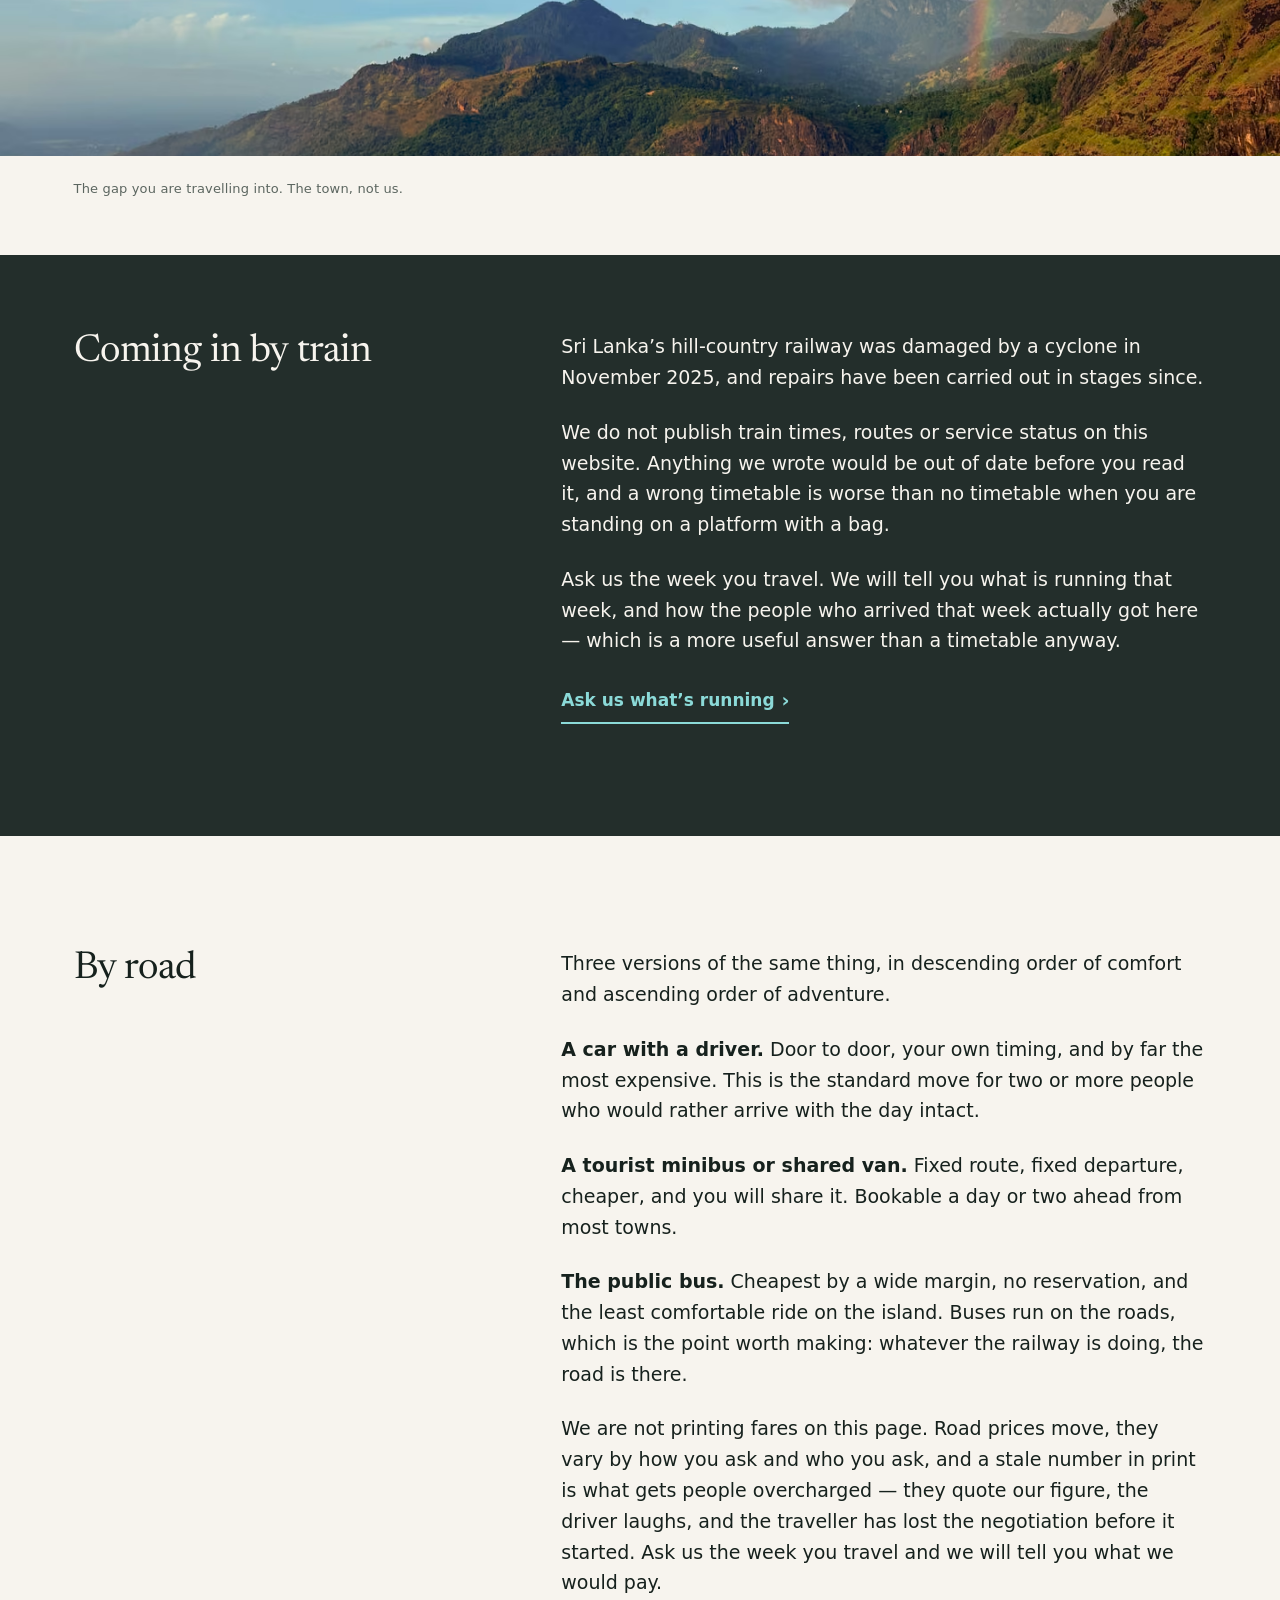
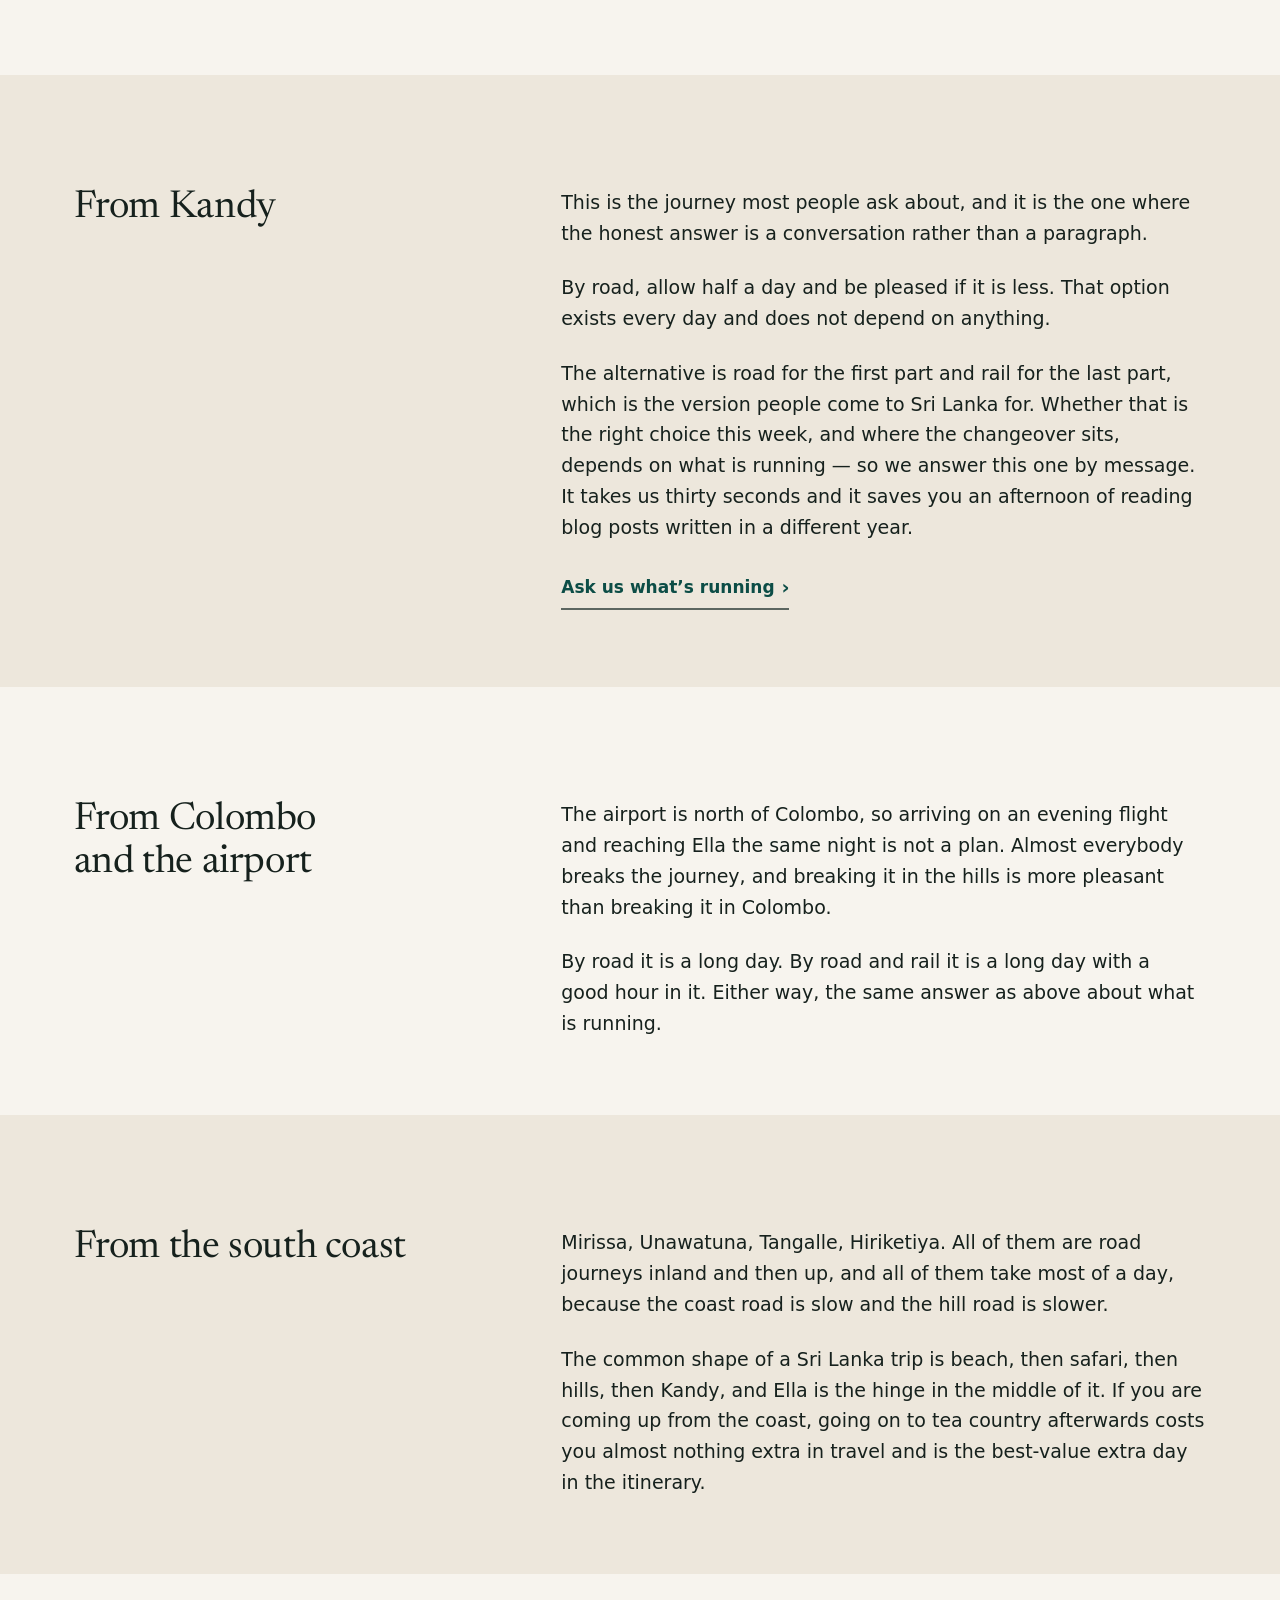
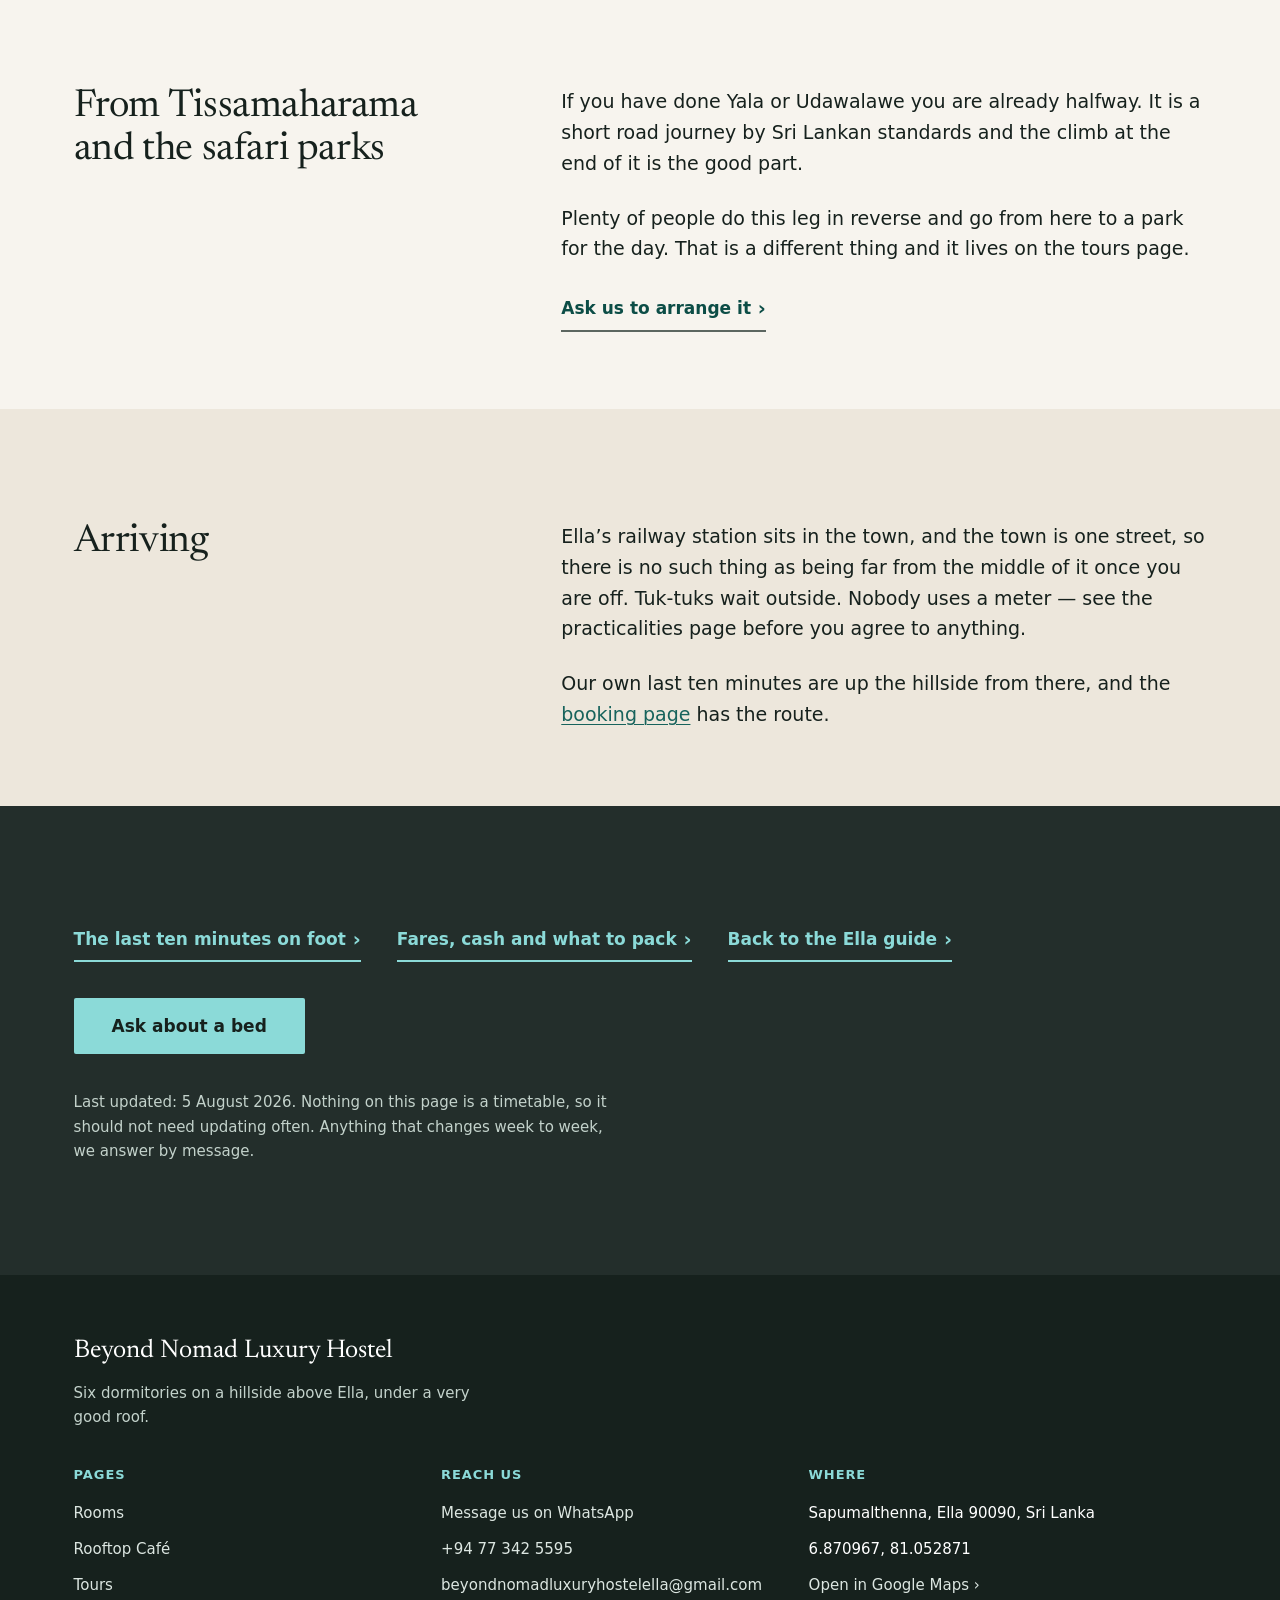
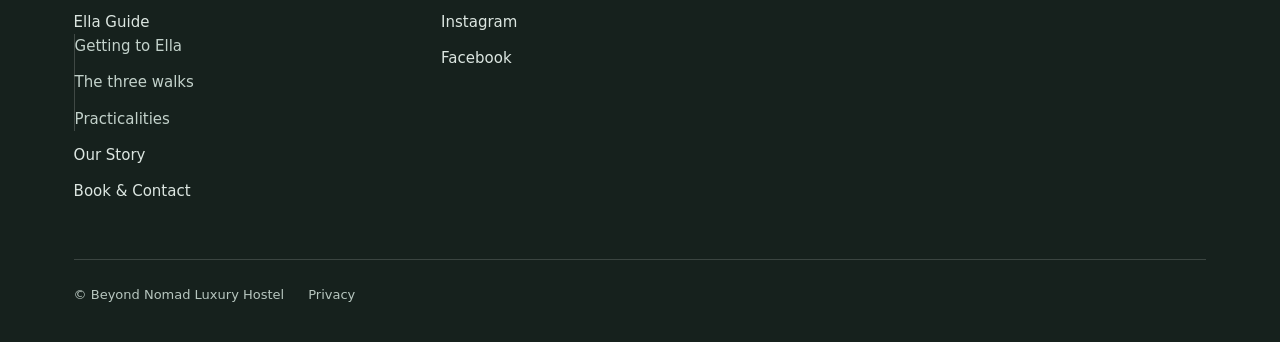
<file: ella/getting-here/index.html>
<!DOCTYPE html>
<html lang="en">
<head>
<meta charset="utf-8">
<meta name="viewport" content="width=device-width, initial-scale=1">
<title>Getting to Ella from Kandy or Colombo | Beyond Nomad</title>
<meta name="description" content="The ways people actually reach Ella from Kandy, Colombo, Mirissa and Tissa — by road and by rail. We do not print a timetable, and here is why.">
<link rel="canonical" href="https://beyondnomadhostel.com/ella/getting-here/">
<meta name="theme-color" content="#0E4636">
<meta property="og:site_name" content="Beyond Nomad Luxury Hostel">
<meta property="og:type" content="website">
<meta property="og:locale" content="en">
<meta property="og:url" content="https://beyondnomadhostel.com/ella/getting-here/">
<meta property="og:title" content="Getting to Ella from Kandy or Colombo">
<meta property="og:description" content="The ways people actually reach Ella from Kandy, Colombo, Mirissa and Tissa — by road and by rail. We do not print a timetable, and here is why.">
<meta property="og:image" content="https://beyondnomadhostel.com/assets/img/og-terrace.jpg">
<meta property="og:image:width" content="1200">
<meta property="og:image:height" content="630">
<meta property="og:image:alt" content="The rooftop terrace at Beyond Nomad, facing a mountain ridge across the Ella valley.">
<meta name="twitter:card" content="summary_large_image">
<link rel="icon" href="/assets/favicon.svg" type="image/svg+xml">
<link rel="apple-touch-icon" href="/assets/apple-touch-icon.png">
<link rel="stylesheet" href="/assets/css/site.css">
</head>
<body>
<a class="skip-link" href="#main">Skip to content</a>

<header class="header" id="site-header">
  <div class="header__inner">
    <a class="wordmark" href="/" aria-label="Beyond Nomad Luxury Hostel — home">Beyond Nomad</a>
    <button class="menu-btn" type="button" id="menu-open" aria-expanded="false" aria-controls="site-menu">
      <svg viewBox="0 0 18 18" aria-hidden="true" focusable="false"><path d="M1 4h16M1 9h16M1 14h16" stroke="currentColor" stroke-width="1.8" fill="none"/></svg>
      Menu
    </button>
    <nav class="nav-desktop" aria-label="Main">
      <a href="/rooms/">Rooms</a>
      <a href="/breakfast/">Rooftop Café</a>
      <a href="/tours/">Tours</a>
      <a href="/ella/">Ella Guide</a>
      <a href="/story/">Our Story</a>
      <a class="btn btn--outline btn--sm" href="/book/">Ask about a bed</a>
    </nav>
  </div>
</header>

<div class="menu" id="site-menu" role="dialog" aria-modal="true" aria-label="Site menu" data-open="false">
  <div class="menu__top">
    <span class="wordmark" aria-hidden="true">Beyond Nomad</span>
    <button class="menu__close" type="button" id="menu-close" aria-label="Close menu">
      Close
      <svg viewBox="0 0 18 18" aria-hidden="true" focusable="false"><path d="M3 3l12 12M15 3L3 15" stroke="currentColor" stroke-width="1.8" fill="none"/></svg>
    </button>
  </div>
  <ul class="menu__list">
    <li><a href="/rooms/">Rooms</a></li>
    <li><a href="/breakfast/">Rooftop Café</a></li>
    <li><a href="/tours/">Tours</a></li>
    <li><a href="/ella/">Ella Guide</a></li>
    <li><a href="/story/">Our Story</a></li>
    <li><a href="/book/">Book &amp; Contact</a></li>
  </ul>
  <div class="menu__contact">
    <a href="https://wa.me/94773425595" data-wa data-wa-intent="bed">Message us on WhatsApp</a>
    <a href="https://instagram.com/beyond_nomad_ella" rel="noopener">Instagram</a>
    <a href="tel:+94773425595">+94 77 342 5595</a>
  </div>
</div>

<main id="main">

  <section class="fold fold--page">
    <div class="fold__panel">
      <p class="eyebrow fold__eyebrow">Ella guide</p>
      <h1>Getting to Ella</h1>
      <p class="lede fold__sub">Ella is inland, uphill, and in the middle of the island. Nothing gets here quickly, and the journey is one of the better parts of coming.</p>
    </div>
    <div class="fold__media">
      <picture>
        <source type="image/avif" sizes="(min-width: 900px) 52vw, 100vw" srcset="/assets/img/aerial-valley-480.avif 480w, /assets/img/aerial-valley-960.avif 960w, /assets/img/aerial-valley-1440.avif 1440w">
        <source type="image/webp" sizes="(min-width: 900px) 52vw, 100vw" srcset="/assets/img/aerial-valley-480.webp 480w, /assets/img/aerial-valley-960.webp 960w, /assets/img/aerial-valley-1440.webp 1440w">
        <img src="/assets/img/aerial-valley-1440.jpg" fetchpriority="high" decoding="async" alt="The hillside above Ella from the air: houses with green and red roofs scattered among trees, and wooded hills behind. The town, not us.">
      </picture>
    </div>
  </section>

  <section class="section section--tight" id="the-shape-of-it">
    <div class="wrap"><div class="spread spread--rail">
      <div class="spread__aside"><h2>The shape of the problem</h2></div>
      <div class="prose">
      <p>There are two ways to arrive: by road the whole way, or by road as far as the hill country and then by rail for the last stretch. That is the whole decision. Everything else is detail about which road and which day.</p>
      <p>Whichever you choose, allow more time than the number you were given. Hill roads in Sri Lanka are slow in a way that distances do not predict, and a bus that is scheduled to take three hours is not lying to you exactly.</p>
      </div>
    </div></div>
  </section>

  <figure class="plate">
      <div class="plate__frame">
        <picture>
          <source type="image/avif" sizes="100vw" srcset="/assets/img/gap-panorama-480.avif 480w, /assets/img/gap-panorama-960.avif 960w, /assets/img/gap-panorama-1440.avif 1440w, /assets/img/gap-panorama-1920.avif 1920w">
          <source type="image/webp" sizes="100vw" srcset="/assets/img/gap-panorama-480.webp 480w, /assets/img/gap-panorama-960.webp 960w, /assets/img/gap-panorama-1440.webp 1440w, /assets/img/gap-panorama-1920.webp 1920w">
          <img src="/assets/img/gap-panorama-1440.jpg" width="1440" height="1080" loading="lazy" decoding="async" alt="A wide view across the gap from a ridge, the valley floor in shadow and ranges of hills going back into haze.">
        </picture>
      </div>
      <figcaption>The gap you are travelling into. The town, not us.</figcaption>
    </figure>

  <section class="section section--dark" id="the-railway">
    <div class="wrap"><div class="spread spread--rail">
      
      <div class="spread__aside"><h2>Coming in by train</h2></div>
      <div class="prose">
      <p>Sri Lanka&#8217;s hill-country railway was damaged by a cyclone in November 2025, and repairs have been carried out in stages since.</p>
      <p>We do not publish train times, routes or service status on this website. Anything we wrote would be out of date before you read it, and a wrong timetable is worse than no timetable when you are standing on a platform with a bag.</p>
      <p>Ask us the week you travel. We will tell you what is running that week, and how the people who arrived that week actually got here &mdash; which is a more useful answer than a timetable anyway.</p>
      <p style="margin-top:var(--s5)"><a class="link-more" href="https://wa.me/94773425595" data-wa data-wa-intent="train">Ask us what&#8217;s running</a></p>
      </div>
    </div></div>
  </section>

  <section class="section section--tight" id="by-road">
    <div class="wrap"><div class="spread spread--rail">
      <div class="spread__aside"><h2>By road</h2></div>
      <div class="prose">
      <p>Three versions of the same thing, in descending order of comfort and ascending order of adventure.</p>
      <p><strong>A car with a driver.</strong> Door to door, your own timing, and by far the most expensive. This is the standard move for two or more people who would rather arrive with the day intact.</p>
      <p><strong>A tourist minibus or shared van.</strong> Fixed route, fixed departure, cheaper, and you will share it. Bookable a day or two ahead from most towns.</p>
      <p><strong>The public bus.</strong> Cheapest by a wide margin, no reservation, and the least comfortable ride on the island. Buses run on the roads, which is the point worth making: whatever the railway is doing, the road is there.</p>
      <p>We are not printing fares on this page. Road prices move, they vary by how you ask and who you ask, and a stale number in print is what gets people overcharged &mdash; they quote our figure, the driver laughs, and the traveller has lost the negotiation before it started. Ask us the week you travel and we will tell you what we would pay.</p>
      
      </div>
    </div></div>
  </section>

  <section class="section section--tight section--paper2" id="from-kandy">
    <div class="wrap"><div class="spread spread--rail">
      <div class="spread__aside"><h2>From Kandy</h2></div>
      <div class="prose">
      <p>This is the journey most people ask about, and it is the one where the honest answer is a conversation rather than a paragraph.</p>
      <p>By road, allow half a day and be pleased if it is less. That option exists every day and does not depend on anything.</p>
      <p>The alternative is road for the first part and rail for the last part, which is the version people come to Sri Lanka for. Whether that is the right choice this week, and where the changeover sits, depends on what is running &mdash; so we answer this one by message. It takes us thirty seconds and it saves you an afternoon of reading blog posts written in a different year.</p>
      <p style="margin-top:var(--s5)"><a class="link-more" href="https://wa.me/94773425595" data-wa data-wa-intent="train">Ask us what&#8217;s running</a></p>
      
      </div>
    </div></div>
  </section>

  <section class="section section--tight" id="from-colombo">
    <div class="wrap"><div class="spread spread--rail">
      <div class="spread__aside"><h2>From Colombo and the airport</h2></div>
      <div class="prose">
      <p>The airport is north of Colombo, so arriving on an evening flight and reaching Ella the same night is not a plan. Almost everybody breaks the journey, and breaking it in the hills is more pleasant than breaking it in Colombo.</p>
      <p>By road it is a long day. By road and rail it is a long day with a good hour in it. Either way, the same answer as above about what is running.</p>
      </div>
    </div></div>
  </section>

  <section class="section section--tight section--paper2" id="from-the-south">
    <div class="wrap"><div class="spread spread--rail">
      <div class="spread__aside"><h2>From the south coast</h2></div>
      <div class="prose">
      <p>Mirissa, Unawatuna, Tangalle, Hiriketiya. All of them are road journeys inland and then up, and all of them take most of a day, because the coast road is slow and the hill road is slower.</p>
      <p>The common shape of a Sri Lanka trip is beach, then safari, then hills, then Kandy, and Ella is the hinge in the middle of it. If you are coming up from the coast, going on to tea country afterwards costs you almost nothing extra in travel and is the best-value extra day in the itinerary.</p>
      </div>
    </div></div>
  </section>

  <section class="section section--tight" id="from-tissa">
    <div class="wrap"><div class="spread spread--rail">
      <div class="spread__aside"><h2>From Tissamaharama and the safari parks</h2></div>
      <div class="prose">
      <p>If you have done Yala or Udawalawe you are already halfway. It is a short road journey by Sri Lankan standards and the climb at the end of it is the good part.</p>
      <p>Plenty of people do this leg in reverse and go from here to a park for the day. That is a different thing and it lives on the tours page.</p>
      <p style="margin-top:var(--s5)"><a class="link-more" href="/tours/#udawalawe-safari">Ask us to arrange it</a></p>
      </div>
    </div></div>
  </section>

  <section class="section section--tight section--paper2" id="arriving">
    <div class="wrap"><div class="spread spread--rail">
      <div class="spread__aside"><h2>Arriving</h2></div>
      <div class="prose">
      <p>Ella&#8217;s railway station sits in the town, and the town is one street, so there is no such thing as being far from the middle of it once you are off. Tuk-tuks wait outside. Nobody uses a meter &mdash; see the practicalities page before you agree to anything.</p>
      <p>Our own last ten minutes are up the hillside from there, and the <a href="/book/#find-us">booking page</a> has the route.</p>
      </div>
    </div></div>
  </section>

  <section class="section section--dark">
    <div class="wrap">
      <div class="onward">
        <a class="link-more" href="/book/#find-us">The last ten minutes on foot</a>
        <a class="link-more" href="/ella/practicalities/">Fares, cash and what to pack</a>
        <a class="link-more" href="/ella/">Back to the Ella guide</a>
      </div>
      <p style="margin-top:var(--s6)"><a class="btn btn--primary" href="/book/">Ask about a bed</a></p>
      <p class="updated" style="margin-top:var(--s6)">Last updated: 5 August 2026. Nothing on this page is a timetable, so it should not need updating often. Anything that changes week to week, we answer by message.</p>
    </div>
  </section>

</main>

<footer class="footer">
  <div class="wrap">
    <p class="footer__brand">Beyond Nomad Luxury Hostel</p>
    <p class="footer__tag">Six dormitories on a hillside above Ella, under a very good roof.</p>
    <div class="footer__cols">
      <div>
        <h2>Pages</h2>
        <ul>
          <li><a href="/rooms/">Rooms</a></li>
          <li><a href="/breakfast/">Rooftop Café</a></li>
          <li><a href="/tours/">Tours</a></li>
          <li><a href="/ella/">Ella Guide</a>
            <ul class="footer__sub">
              <li><a href="/ella/getting-here/">Getting to Ella</a></li>
              <li><a href="/ella/walks/">The three walks</a></li>
              <li><a href="/ella/practicalities/">Practicalities</a></li>
            </ul>
          </li>
          <li><a href="/story/">Our Story</a></li>
          <li><a href="/book/">Book &amp; Contact</a></li>
        </ul>
      </div>
      <div>
        <h2>Reach us</h2>
        <ul>
          <li><a href="https://wa.me/94773425595" data-wa data-wa-intent="bed">Message us on WhatsApp</a></li>
          <li><a href="tel:+94773425595">+94 77 342 5595</a></li>
          <li><a href="mailto:beyondnomadluxuryhostelella@gmail.com">beyondnomadluxuryhostelella@gmail.com</a></li>
          <li><a href="https://instagram.com/beyond_nomad_ella" rel="noopener">Instagram</a></li>
          <li><a href="https://www.facebook.com/profile.php?id=61566782026271" rel="noopener">Facebook</a></li>
        </ul>
      </div>
      <div>
        <h2>Where</h2>
        <ul>
          <li>Sapumalthenna, Ella 90090, Sri Lanka</li>
          <li>6.870967, 81.052871</li>
          <li><a href="https://www.google.com/maps/search/?api=1&amp;query=6.870967,81.052871" rel="noopener">Open in Google Maps ›</a></li>
        </ul>
      </div>
    </div>
    <div class="footer__legal">
      <span>© Beyond Nomad Luxury Hostel</span>
      <a href="/privacy/">Privacy</a>
    </div>
  </div>
</footer>

<div class="stickybar" inert>
  <a class="stickybar__cta" href="/book/">Ask about a bed</a>
  <span class="stickybar__price">LKR 5,000 per bed</span>
</div>

<script type="application/ld+json">
{
  "@context": "https://schema.org",
  "@graph": [
    {
      "@type": "Hostel",
      "@id": "https://beyondnomadhostel.com/#hostel",
      "name": "Beyond Nomad Luxury Hostel",
      "url": "https://beyondnomadhostel.com/"
    },
    {
      "@type": "WebPage",
      "@id": "https://beyondnomadhostel.com/ella/getting-here/#webpage",
      "url": "https://beyondnomadhostel.com/ella/getting-here/",
      "name": "Getting to Ella from Kandy or Colombo",
      "description": "How people actually reach Ella, by road and by rail.",
      "inLanguage": "en",
      "dateModified": "2026-08-05",
      "about": { "@id": "https://beyondnomadhostel.com/#hostel" },
      "publisher": { "@id": "https://beyondnomadhostel.com/#hostel" }
    },
    {
      "@type": "BreadcrumbList",
      "itemListElement": [
      { "@type": "ListItem", "position": 1, "name": "Home", "item": "https://beyondnomadhostel.com/" },
      { "@type": "ListItem", "position": 2, "name": "Ella guide", "item": "https://beyondnomadhostel.com/ella/" },
      { "@type": "ListItem", "position": 3, "name": "Getting to Ella", "item": "https://beyondnomadhostel.com/ella/getting-here/" }
      ]
    }
  ]
}
</script>

<script src="/assets/js/site.js" defer></script>
</body>
</html>
</file>
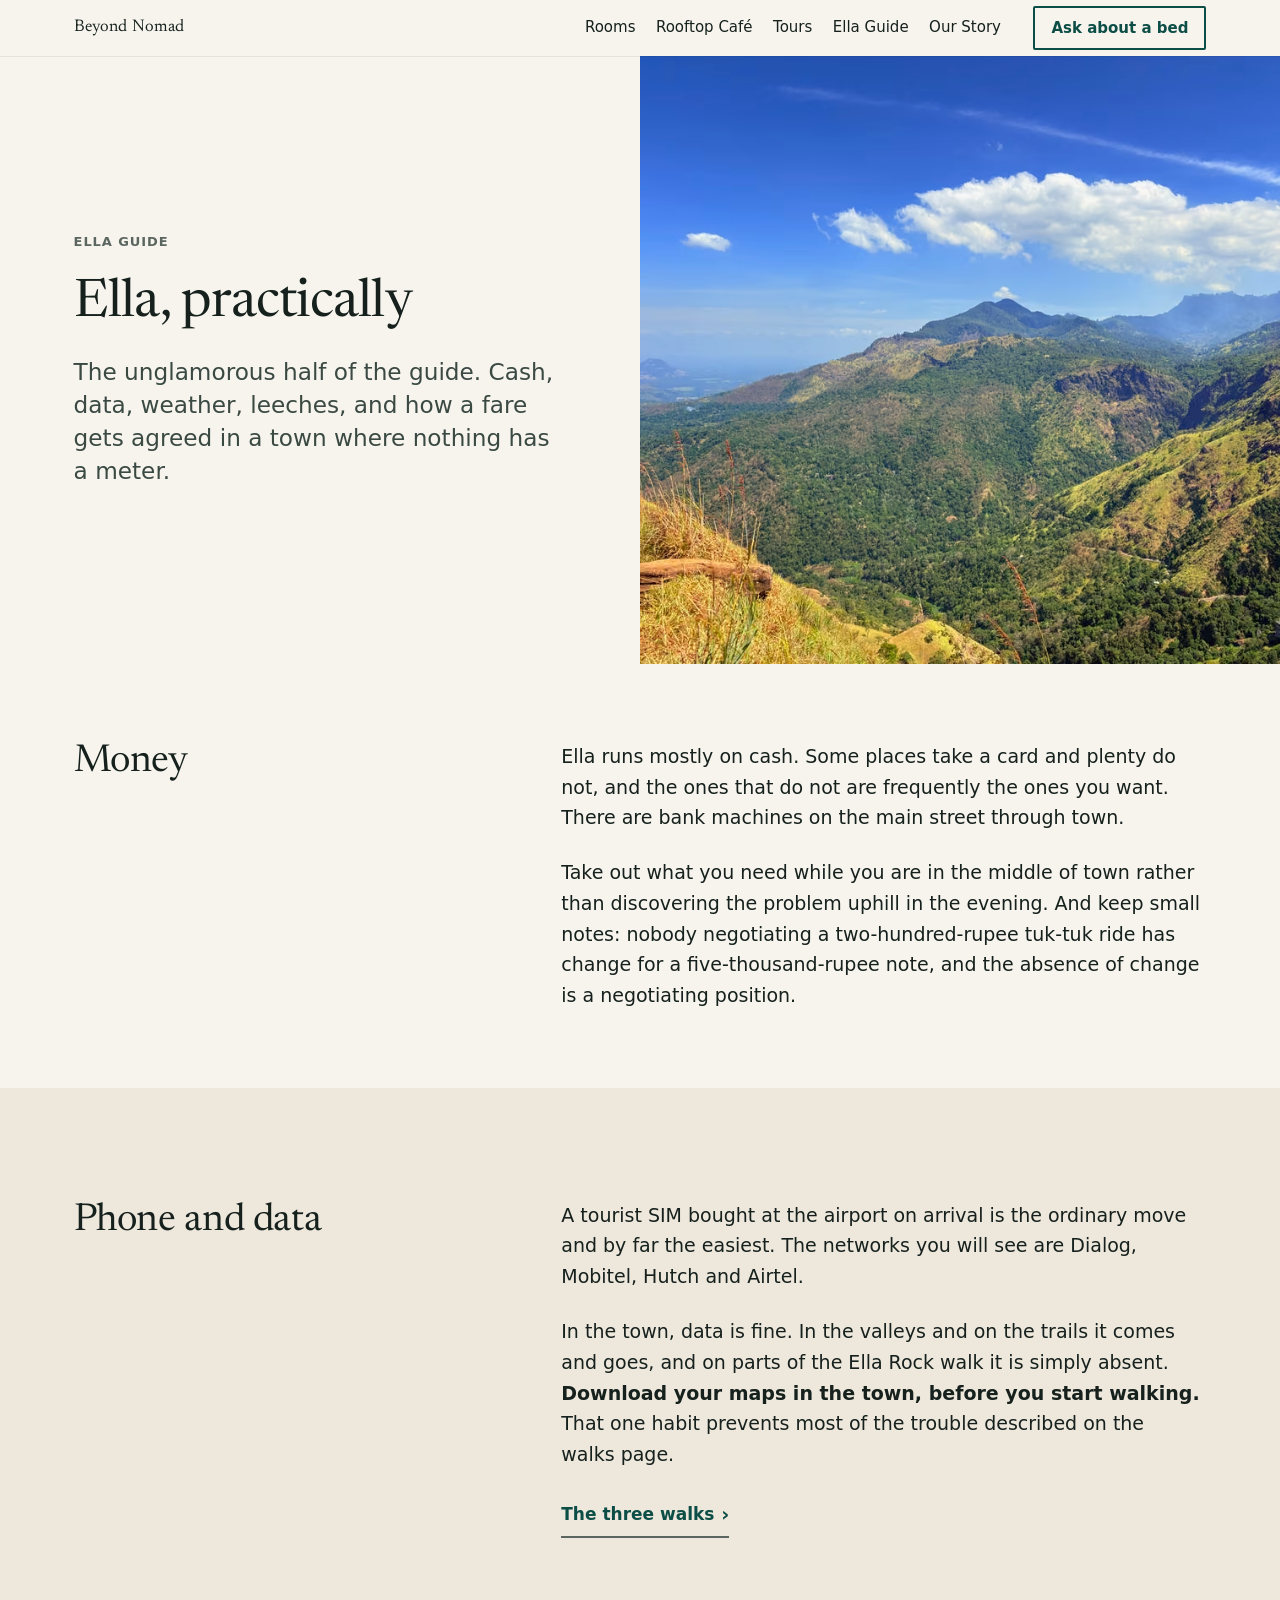
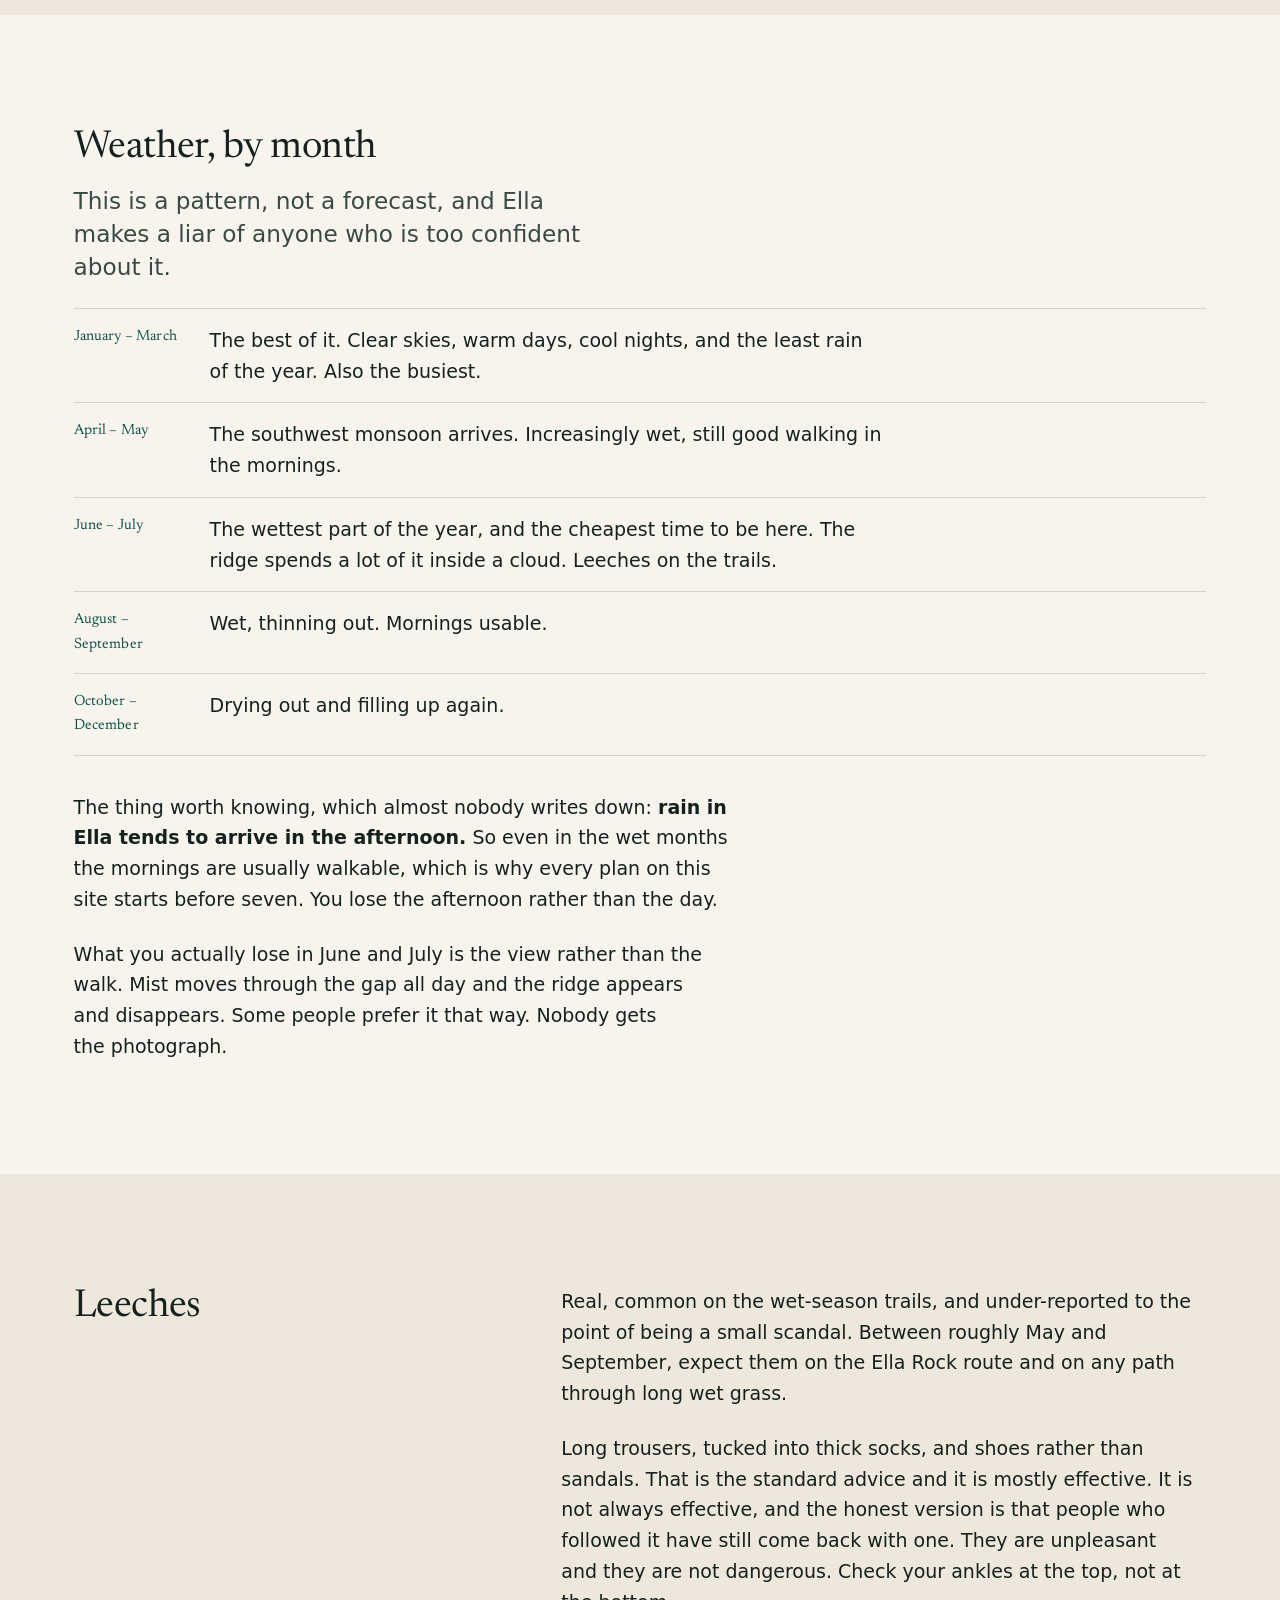
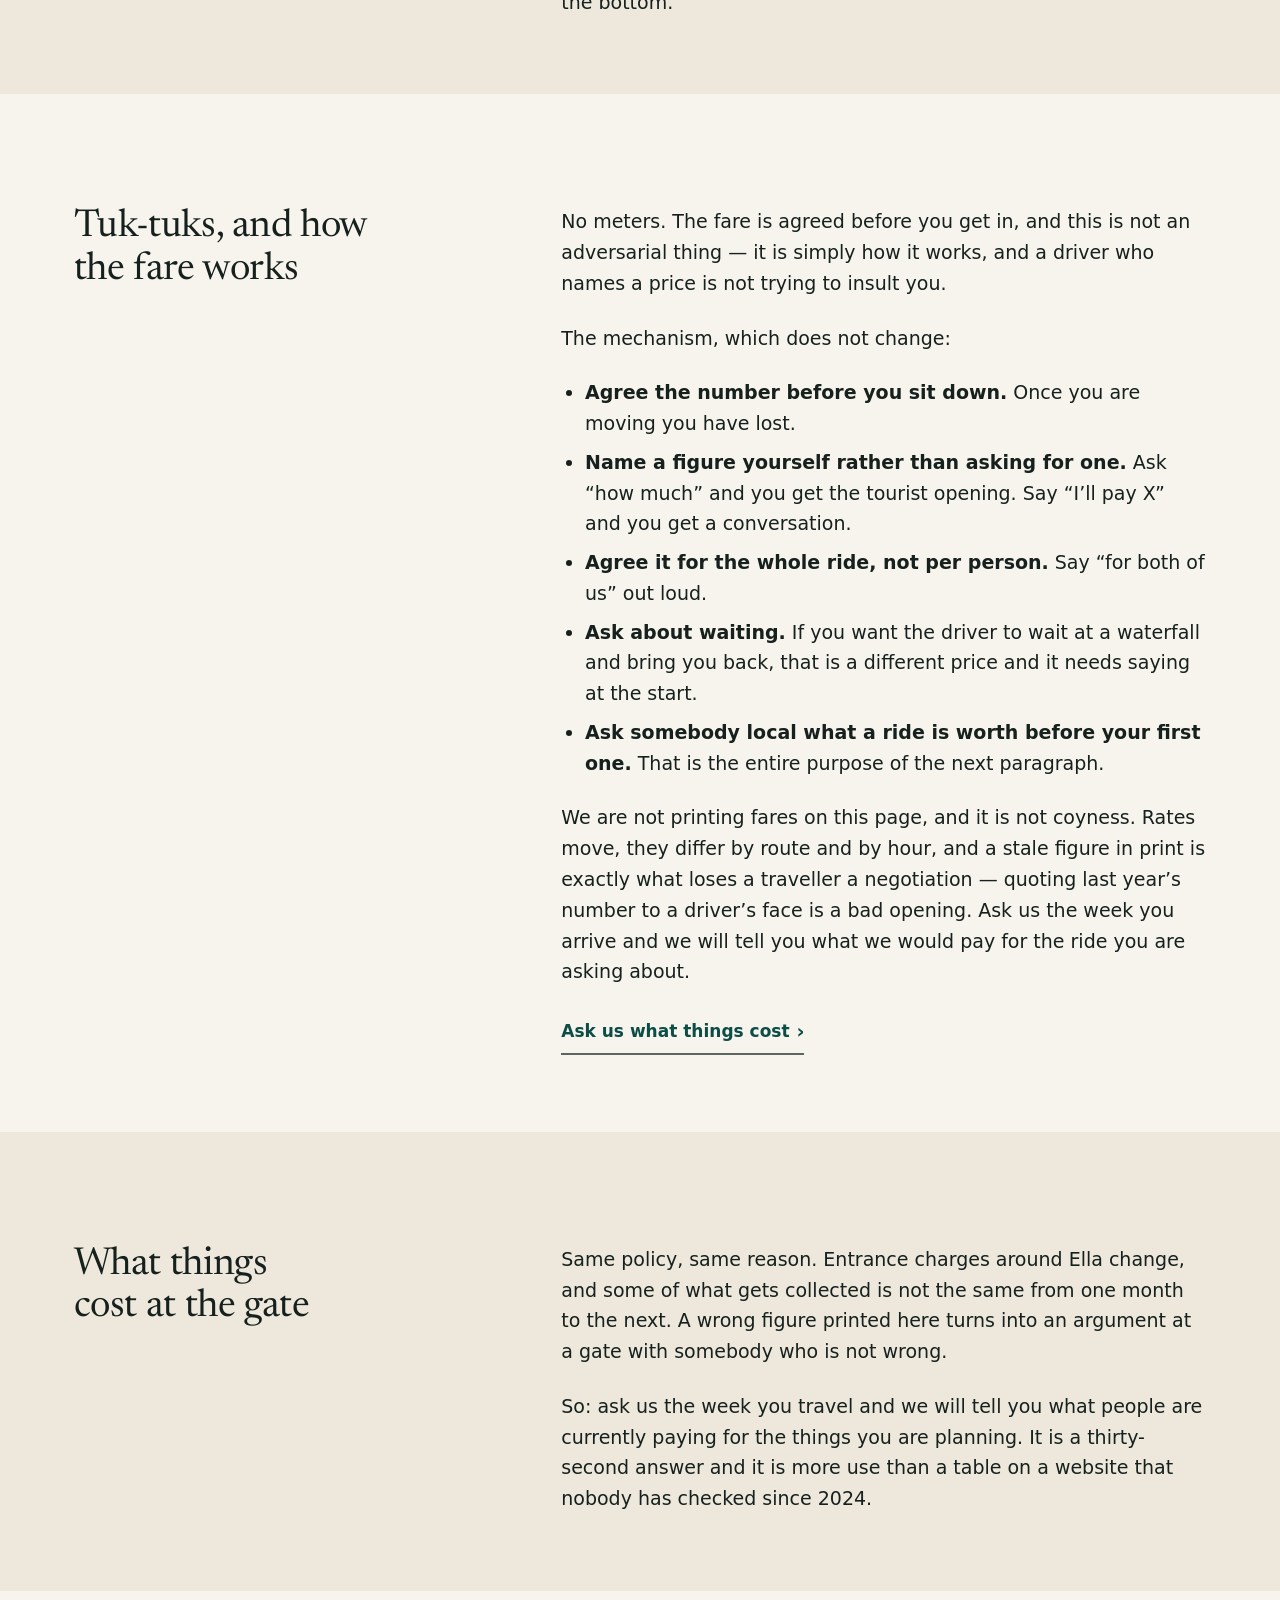
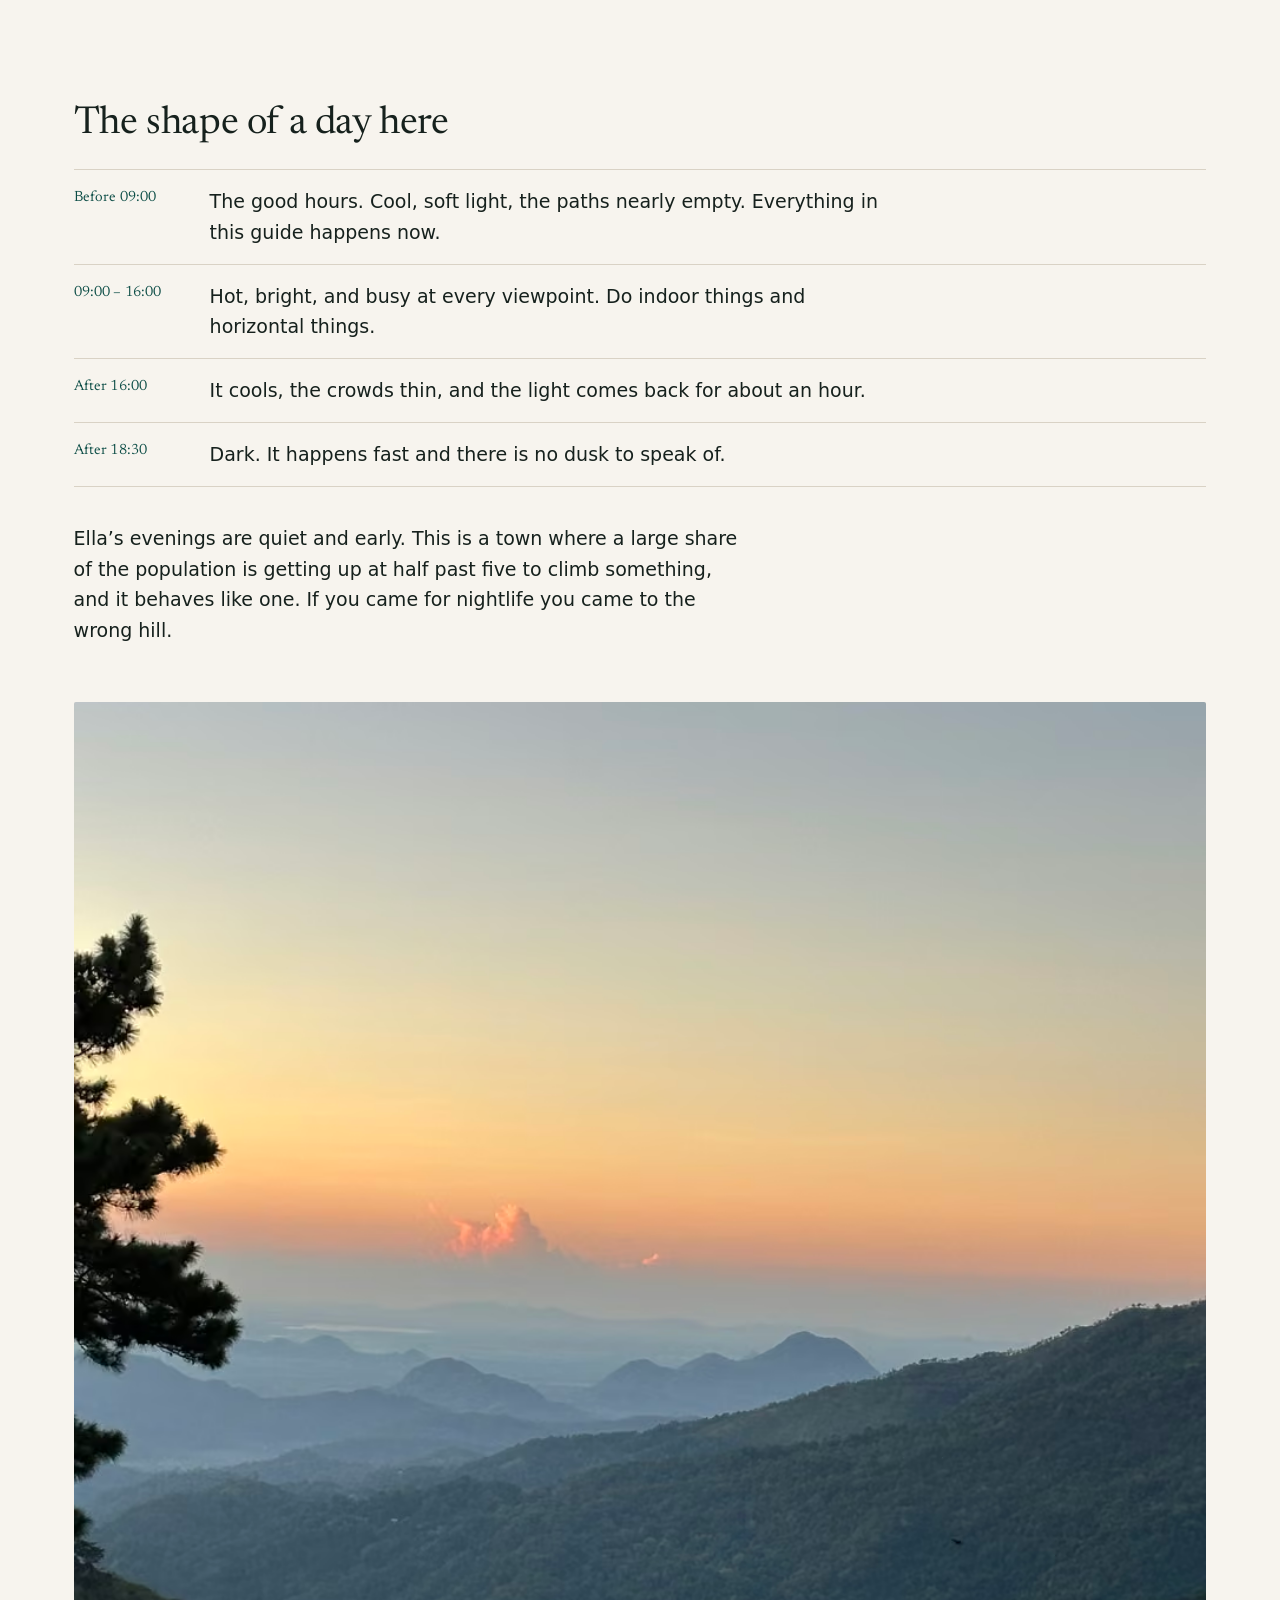
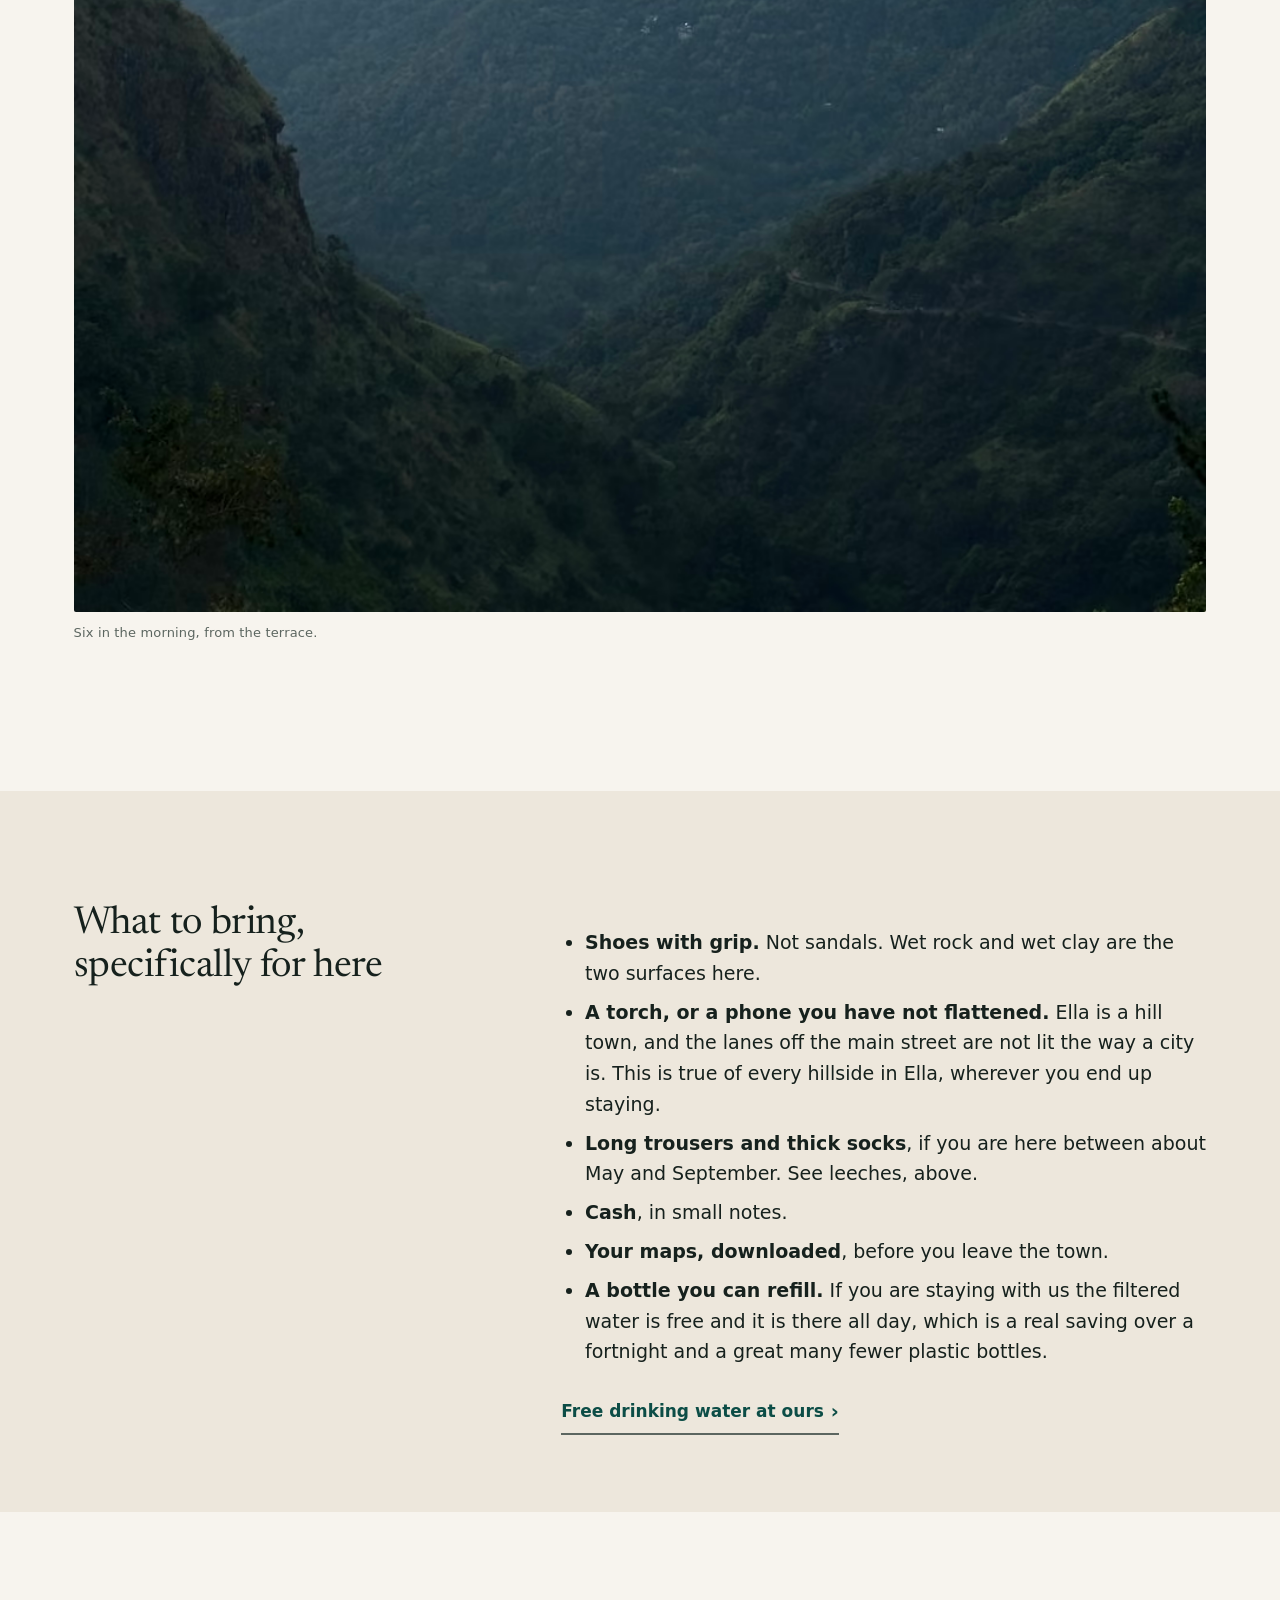
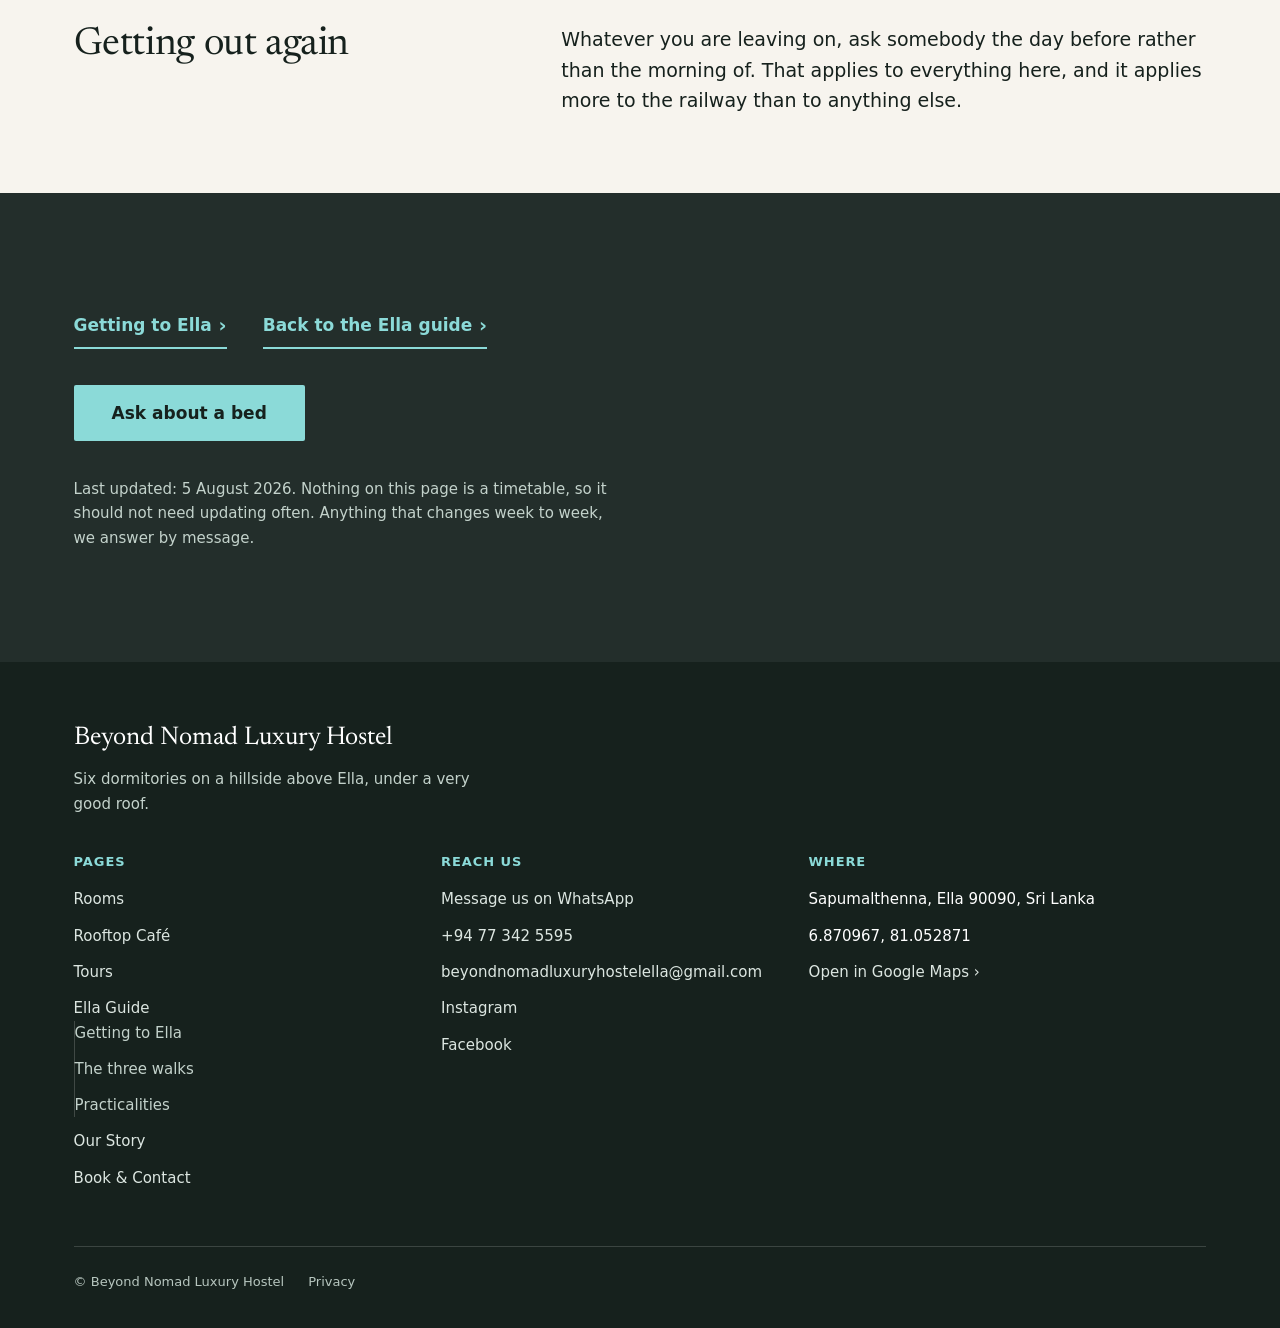
<file: ella/practicalities/index.html>
<!DOCTYPE html>
<html lang="en">
<head>
<meta charset="utf-8">
<meta name="viewport" content="width=device-width, initial-scale=1">
<title>Ella: money, SIM, weather, tuk-tuks | Beyond Nomad</title>
<meta name="description" content="Cash, data, the months it rains, the leeches on the wet-season trails, and how tuk-tuk fares are agreed in a town with no meters.">
<link rel="canonical" href="https://beyondnomadhostel.com/ella/practicalities/">
<meta name="theme-color" content="#0E4636">
<meta property="og:site_name" content="Beyond Nomad Luxury Hostel">
<meta property="og:type" content="website">
<meta property="og:locale" content="en">
<meta property="og:url" content="https://beyondnomadhostel.com/ella/practicalities/">
<meta property="og:title" content="Ella: money, SIM, weather, tuk-tuks">
<meta property="og:description" content="Cash, data, the months it rains, the leeches on the wet-season trails, and how tuk-tuk fares are agreed in a town with no meters.">
<meta property="og:image" content="https://beyondnomadhostel.com/assets/img/og-terrace.jpg">
<meta property="og:image:width" content="1200">
<meta property="og:image:height" content="630">
<meta property="og:image:alt" content="The rooftop terrace at Beyond Nomad, facing a mountain ridge across the Ella valley.">
<meta name="twitter:card" content="summary_large_image">
<link rel="icon" href="/assets/favicon.svg" type="image/svg+xml">
<link rel="apple-touch-icon" href="/assets/apple-touch-icon.png">
<link rel="stylesheet" href="/assets/css/site.css">
</head>
<body>
<a class="skip-link" href="#main">Skip to content</a>

<header class="header" id="site-header">
  <div class="header__inner">
    <a class="wordmark" href="/" aria-label="Beyond Nomad Luxury Hostel — home">Beyond Nomad</a>
    <button class="menu-btn" type="button" id="menu-open" aria-expanded="false" aria-controls="site-menu">
      <svg viewBox="0 0 18 18" aria-hidden="true" focusable="false"><path d="M1 4h16M1 9h16M1 14h16" stroke="currentColor" stroke-width="1.8" fill="none"/></svg>
      Menu
    </button>
    <nav class="nav-desktop" aria-label="Main">
      <a href="/rooms/">Rooms</a>
      <a href="/breakfast/">Rooftop Café</a>
      <a href="/tours/">Tours</a>
      <a href="/ella/">Ella Guide</a>
      <a href="/story/">Our Story</a>
      <a class="btn btn--outline btn--sm" href="/book/">Ask about a bed</a>
    </nav>
  </div>
</header>

<div class="menu" id="site-menu" role="dialog" aria-modal="true" aria-label="Site menu" data-open="false">
  <div class="menu__top">
    <span class="wordmark" aria-hidden="true">Beyond Nomad</span>
    <button class="menu__close" type="button" id="menu-close" aria-label="Close menu">
      Close
      <svg viewBox="0 0 18 18" aria-hidden="true" focusable="false"><path d="M3 3l12 12M15 3L3 15" stroke="currentColor" stroke-width="1.8" fill="none"/></svg>
    </button>
  </div>
  <ul class="menu__list">
    <li><a href="/rooms/">Rooms</a></li>
    <li><a href="/breakfast/">Rooftop Café</a></li>
    <li><a href="/tours/">Tours</a></li>
    <li><a href="/ella/">Ella Guide</a></li>
    <li><a href="/story/">Our Story</a></li>
    <li><a href="/book/">Book &amp; Contact</a></li>
  </ul>
  <div class="menu__contact">
    <a href="https://wa.me/94773425595" data-wa data-wa-intent="bed">Message us on WhatsApp</a>
    <a href="https://instagram.com/beyond_nomad_ella" rel="noopener">Instagram</a>
    <a href="tel:+94773425595">+94 77 342 5595</a>
  </div>
</div>

<main id="main">

  <section class="fold fold--page">
    <div class="fold__panel">
      <p class="eyebrow fold__eyebrow">Ella guide</p>
      <h1>Ella, practically</h1>
      <p class="lede fold__sub">The unglamorous half of the guide. Cash, data, weather, leeches, and how a fare gets agreed in a town where nothing has a meter.</p>
    </div>
    <div class="fold__media">
      <picture>
        <source type="image/avif" sizes="(min-width: 900px) 52vw, 100vw" srcset="/assets/img/hill-country-range-480.avif 480w, /assets/img/hill-country-range-960.avif 960w, /assets/img/hill-country-range-1440.avif 1440w">
        <source type="image/webp" sizes="(min-width: 900px) 52vw, 100vw" srcset="/assets/img/hill-country-range-480.webp 480w, /assets/img/hill-country-range-960.webp 960w, /assets/img/hill-country-range-1440.webp 1440w">
        <img src="/assets/img/hill-country-range-1440.jpg" fetchpriority="high" decoding="async" alt="Ranges of hill country going back into haze under a high sky.">
      </picture>
    </div>
  </section>

  <section class="section section--tight" id="money">
    <div class="wrap"><div class="spread spread--rail">
      <div class="spread__aside"><h2>Money</h2></div>
      <div class="prose">
      <p>Ella runs mostly on cash. Some places take a card and plenty do not, and the ones that do not are frequently the ones you want. There are bank machines on the main street through town.</p>
      <p>Take out what you need while you are in the middle of town rather than discovering the problem uphill in the evening. And keep small notes: nobody negotiating a two-hundred-rupee tuk-tuk ride has change for a five-thousand-rupee note, and the absence of change is a negotiating position.</p>
      
      </div>
    </div></div>
  </section>

  <section class="section section--tight section--paper2" id="data">
    <div class="wrap"><div class="spread spread--rail">
      <div class="spread__aside"><h2>Phone and data</h2></div>
      <div class="prose">
      <p>A tourist SIM bought at the airport on arrival is the ordinary move and by far the easiest. The networks you will see are Dialog, Mobitel, Hutch and Airtel.</p>
      <p>In the town, data is fine. In the valleys and on the trails it comes and goes, and on parts of the Ella Rock walk it is simply absent. <strong>Download your maps in the town, before you start walking.</strong> That one habit prevents most of the trouble described on the walks page.</p>
      <p style="margin-top:var(--s5)"><a class="link-more" href="/ella/walks/">The three walks</a></p>
      </div>
    </div></div>
  </section>

  <section class="section" id="weather">
    <div class="wrap">
      <h2>Weather, by month</h2>
      <p class="lede" style="margin:var(--s4) 0 0;max-width:34rem">This is a pattern, not a forecast, and Ella makes a liar of anyone who is too confident about it.</p>
      <dl class="timeline">
        <div><dt>January – March</dt><dd>The best of it. Clear skies, warm days, cool nights, and the least rain of the year. Also the busiest.</dd></div>
        <div><dt>April – May</dt><dd>The southwest monsoon arrives. Increasingly wet, still good walking in the mornings.</dd></div>
        <div><dt>June – July</dt><dd>The wettest part of the year, and the cheapest time to be here. The ridge spends a lot of it inside a cloud. Leeches on the trails.</dd></div>
        <div><dt>August – September</dt><dd>Wet, thinning out. Mornings usable.</dd></div>
        <div><dt>October – December</dt><dd>Drying out and filling up again.</dd></div>
      </dl>
      <div class="prose" style="margin-top:var(--s6)">
        <p>The thing worth knowing, which almost nobody writes down: <strong>rain in Ella tends to arrive in the afternoon.</strong> So even in the wet months the mornings are usually walkable, which is why every plan on this site starts before seven. You lose the afternoon rather than the day.</p>
        <p>What you actually lose in June and July is the view rather than the walk. Mist moves through the gap all day and the ridge appears and disappears. Some people prefer it that way. Nobody gets the photograph.</p>
      </div>
    </div>
  </section>

  <section class="section section--tight section--paper2" id="leeches">
    <div class="wrap"><div class="spread spread--rail">
      <div class="spread__aside"><h2>Leeches</h2></div>
      <div class="prose">
      <p>Real, common on the wet-season trails, and under-reported to the point of being a small scandal. Between roughly May and September, expect them on the Ella Rock route and on any path through long wet grass.</p>
      <p>Long trousers, tucked into thick socks, and shoes rather than sandals. That is the standard advice and it is mostly effective. It is not always effective, and the honest version is that people who followed it have still come back with one. They are unpleasant and they are not dangerous. Check your ankles at the top, not at the bottom.</p>
      </div>
    </div></div>
  </section>

  <section class="section section--tight" id="tuk-tuks">
    <div class="wrap"><div class="spread spread--rail">
      <div class="spread__aside"><h2>Tuk-tuks, and how the fare works</h2></div>
      <div class="prose">
      <p>No meters. The fare is agreed before you get in, and this is not an adversarial thing &mdash; it is simply how it works, and a driver who names a price is not trying to insult you.</p>
      <p>The mechanism, which does not change:</p>
      <ul>
        <li><strong>Agree the number before you sit down.</strong> Once you are moving you have lost.</li>
        <li><strong>Name a figure yourself rather than asking for one.</strong> Ask &#8220;how much&#8221; and you get the tourist opening. Say &#8220;I&#8217;ll pay X&#8221; and you get a conversation.</li>
        <li><strong>Agree it for the whole ride, not per person.</strong> Say &#8220;for both of us&#8221; out loud.</li>
        <li><strong>Ask about waiting.</strong> If you want the driver to wait at a waterfall and bring you back, that is a different price and it needs saying at the start.</li>
        <li><strong>Ask somebody local what a ride is worth before your first one.</strong> That is the entire purpose of the next paragraph.</li>
      </ul>
      <p>We are not printing fares on this page, and it is not coyness. Rates move, they differ by route and by hour, and a stale figure in print is exactly what loses a traveller a negotiation &mdash; quoting last year&#8217;s number to a driver&#8217;s face is a bad opening. Ask us the week you arrive and we will tell you what we would pay for the ride you are asking about.</p>
      <p style="margin-top:var(--s5)"><a class="link-more" href="https://wa.me/94773425595" data-wa data-wa-intent="bed">Ask us what things cost</a></p>
      
      </div>
    </div></div>
  </section>

  <section class="section section--tight section--paper2" id="entrance-fees">
    <div class="wrap"><div class="spread spread--rail">
      <div class="spread__aside"><h2>What things cost at the gate</h2></div>
      <div class="prose">
      <p>Same policy, same reason. Entrance charges around Ella change, and some of what gets collected is not the same from one month to the next. A wrong figure printed here turns into an argument at a gate with somebody who is not wrong.</p>
      <p>So: ask us the week you travel and we will tell you what people are currently paying for the things you are planning. It is a thirty-second answer and it is more use than a table on a website that nobody has checked since 2024.</p>
      
      </div>
    </div></div>
  </section>

  <section class="section" id="the-day">
    <div class="wrap">
      <h2>The shape of a day here</h2>
      <dl class="timeline">
        <div><dt>Before 09:00</dt><dd>The good hours. Cool, soft light, the paths nearly empty. Everything in this guide happens now.</dd></div>
        <div><dt>09:00 – 16:00</dt><dd>Hot, bright, and busy at every viewpoint. Do indoor things and horizontal things.</dd></div>
        <div><dt>After 16:00</dt><dd>It cools, the crowds thin, and the light comes back for about an hour.</dd></div>
        <div><dt>After 18:30</dt><dd>Dark. It happens fast and there is no dusk to speak of.</dd></div>
      </dl>
      <div class="prose" style="margin-top:var(--s6)">
        <p>Ella&#8217;s evenings are quiet and early. This is a town where a large share of the population is getting up at half past five to climb something, and it behaves like one. If you came for nightlife you came to the wrong hill.</p>
      </div>
      <figure class="fig" style="margin-top:var(--s7)">
      <div class="fig__frame">
        <picture>
          <source type="image/avif" sizes="(min-width: 900px) 60vw, 92vw" srcset="/assets/img/valley-sunset-pine-480.avif 480w, /assets/img/valley-sunset-pine-960.avif 960w, /assets/img/valley-sunset-pine-1440.avif 1440w">
          <source type="image/webp" sizes="(min-width: 900px) 60vw, 92vw" srcset="/assets/img/valley-sunset-pine-480.webp 480w, /assets/img/valley-sunset-pine-960.webp 960w, /assets/img/valley-sunset-pine-1440.webp 1440w">
          <img src="/assets/img/valley-sunset-pine-1440.jpg" width="1440" height="1920" loading="lazy" decoding="async" alt="First light over the valley: ranges of hills in layers of haze, one lit cloud low over the plain, and a pine branch in the foreground.">
        </picture>
      </div>
      <figcaption>Six in the morning, from the terrace.</figcaption>
    </figure>
      
    </div>
  </section>

  <section class="section section--tight section--paper2" id="packing">
    <div class="wrap"><div class="spread spread--rail">
      <div class="spread__aside"><h2>What to bring, specifically for here</h2></div>
      <div class="prose">
      <ul style="margin-top:var(--s5)">
        <li><strong>Shoes with grip.</strong> Not sandals. Wet rock and wet clay are the two surfaces here.</li>
        <li><strong>A torch, or a phone you have not flattened.</strong> Ella is a hill town, and the lanes off the main street are not lit the way a city is. This is true of every hillside in Ella, wherever you end up staying.</li>
        <li><strong>Long trousers and thick socks</strong>, if you are here between about May and September. See leeches, above.</li>
        <li><strong>Cash</strong>, in small notes.</li>
        <li><strong>Your maps, downloaded</strong>, before you leave the town.</li>
        <li><strong>A bottle you can refill.</strong> If you are staying with us the filtered water is free and it is there all day, which is a real saving over a fortnight and a great many fewer plastic bottles.</li>
      </ul>
      <p><a class="link-more" href="/breakfast/#water">Free drinking water at ours</a></p>
      
      </div>
    </div></div>
  </section>

  <section class="section section--tight" id="onward">
    <div class="wrap"><div class="spread spread--rail">
      <div class="spread__aside"><h2>Getting out again</h2></div>
      <div class="prose">
      <p>Whatever you are leaving on, ask somebody the day before rather than the morning of. That applies to everything here, and it applies more to the railway than to anything else.</p>
      </div>
    </div></div>
  </section>

  <section class="section section--dark">
    <div class="wrap">
      <div class="onward">
        <a class="link-more" href="/ella/getting-here/">Getting to Ella</a>
        <a class="link-more" href="/ella/">Back to the Ella guide</a>
      </div>
      <p style="margin-top:var(--s6)"><a class="btn btn--primary" href="/book/">Ask about a bed</a></p>
      <p class="updated" style="margin-top:var(--s6)">Last updated: 5 August 2026. Nothing on this page is a timetable, so it should not need updating often. Anything that changes week to week, we answer by message.</p>
    </div>
  </section>

</main>

<footer class="footer">
  <div class="wrap">
    <p class="footer__brand">Beyond Nomad Luxury Hostel</p>
    <p class="footer__tag">Six dormitories on a hillside above Ella, under a very good roof.</p>
    <div class="footer__cols">
      <div>
        <h2>Pages</h2>
        <ul>
          <li><a href="/rooms/">Rooms</a></li>
          <li><a href="/breakfast/">Rooftop Café</a></li>
          <li><a href="/tours/">Tours</a></li>
          <li><a href="/ella/">Ella Guide</a>
            <ul class="footer__sub">
              <li><a href="/ella/getting-here/">Getting to Ella</a></li>
              <li><a href="/ella/walks/">The three walks</a></li>
              <li><a href="/ella/practicalities/">Practicalities</a></li>
            </ul>
          </li>
          <li><a href="/story/">Our Story</a></li>
          <li><a href="/book/">Book &amp; Contact</a></li>
        </ul>
      </div>
      <div>
        <h2>Reach us</h2>
        <ul>
          <li><a href="https://wa.me/94773425595" data-wa data-wa-intent="bed">Message us on WhatsApp</a></li>
          <li><a href="tel:+94773425595">+94 77 342 5595</a></li>
          <li><a href="mailto:beyondnomadluxuryhostelella@gmail.com">beyondnomadluxuryhostelella@gmail.com</a></li>
          <li><a href="https://instagram.com/beyond_nomad_ella" rel="noopener">Instagram</a></li>
          <li><a href="https://www.facebook.com/profile.php?id=61566782026271" rel="noopener">Facebook</a></li>
        </ul>
      </div>
      <div>
        <h2>Where</h2>
        <ul>
          <li>Sapumalthenna, Ella 90090, Sri Lanka</li>
          <li>6.870967, 81.052871</li>
          <li><a href="https://www.google.com/maps/search/?api=1&amp;query=6.870967,81.052871" rel="noopener">Open in Google Maps ›</a></li>
        </ul>
      </div>
    </div>
    <div class="footer__legal">
      <span>© Beyond Nomad Luxury Hostel</span>
      <a href="/privacy/">Privacy</a>
    </div>
  </div>
</footer>

<div class="stickybar" inert>
  <a class="stickybar__cta" href="/book/">Ask about a bed</a>
  <span class="stickybar__price">LKR 5,000 per bed</span>
</div>

<script type="application/ld+json">
{
  "@context": "https://schema.org",
  "@graph": [
    {
      "@type": "Hostel",
      "@id": "https://beyondnomadhostel.com/#hostel",
      "name": "Beyond Nomad Luxury Hostel",
      "url": "https://beyondnomadhostel.com/"
    },
    {
      "@type": "WebPage",
      "@id": "https://beyondnomadhostel.com/ella/practicalities/#webpage",
      "url": "https://beyondnomadhostel.com/ella/practicalities/",
      "name": "Ella, practically",
      "description": "Cash, data, weather by month, leeches and how tuk-tuk fares are agreed.",
      "inLanguage": "en",
      "dateModified": "2026-08-05",
      "about": { "@id": "https://beyondnomadhostel.com/#hostel" },
      "publisher": { "@id": "https://beyondnomadhostel.com/#hostel" }
    },
    {
      "@type": "BreadcrumbList",
      "itemListElement": [
      { "@type": "ListItem", "position": 1, "name": "Home", "item": "https://beyondnomadhostel.com/" },
      { "@type": "ListItem", "position": 2, "name": "Ella guide", "item": "https://beyondnomadhostel.com/ella/" },
      { "@type": "ListItem", "position": 3, "name": "Practicalities", "item": "https://beyondnomadhostel.com/ella/practicalities/" }
      ]
    }
  ]
}
</script>

<script src="/assets/js/site.js" defer></script>
</body>
</html>
</file>
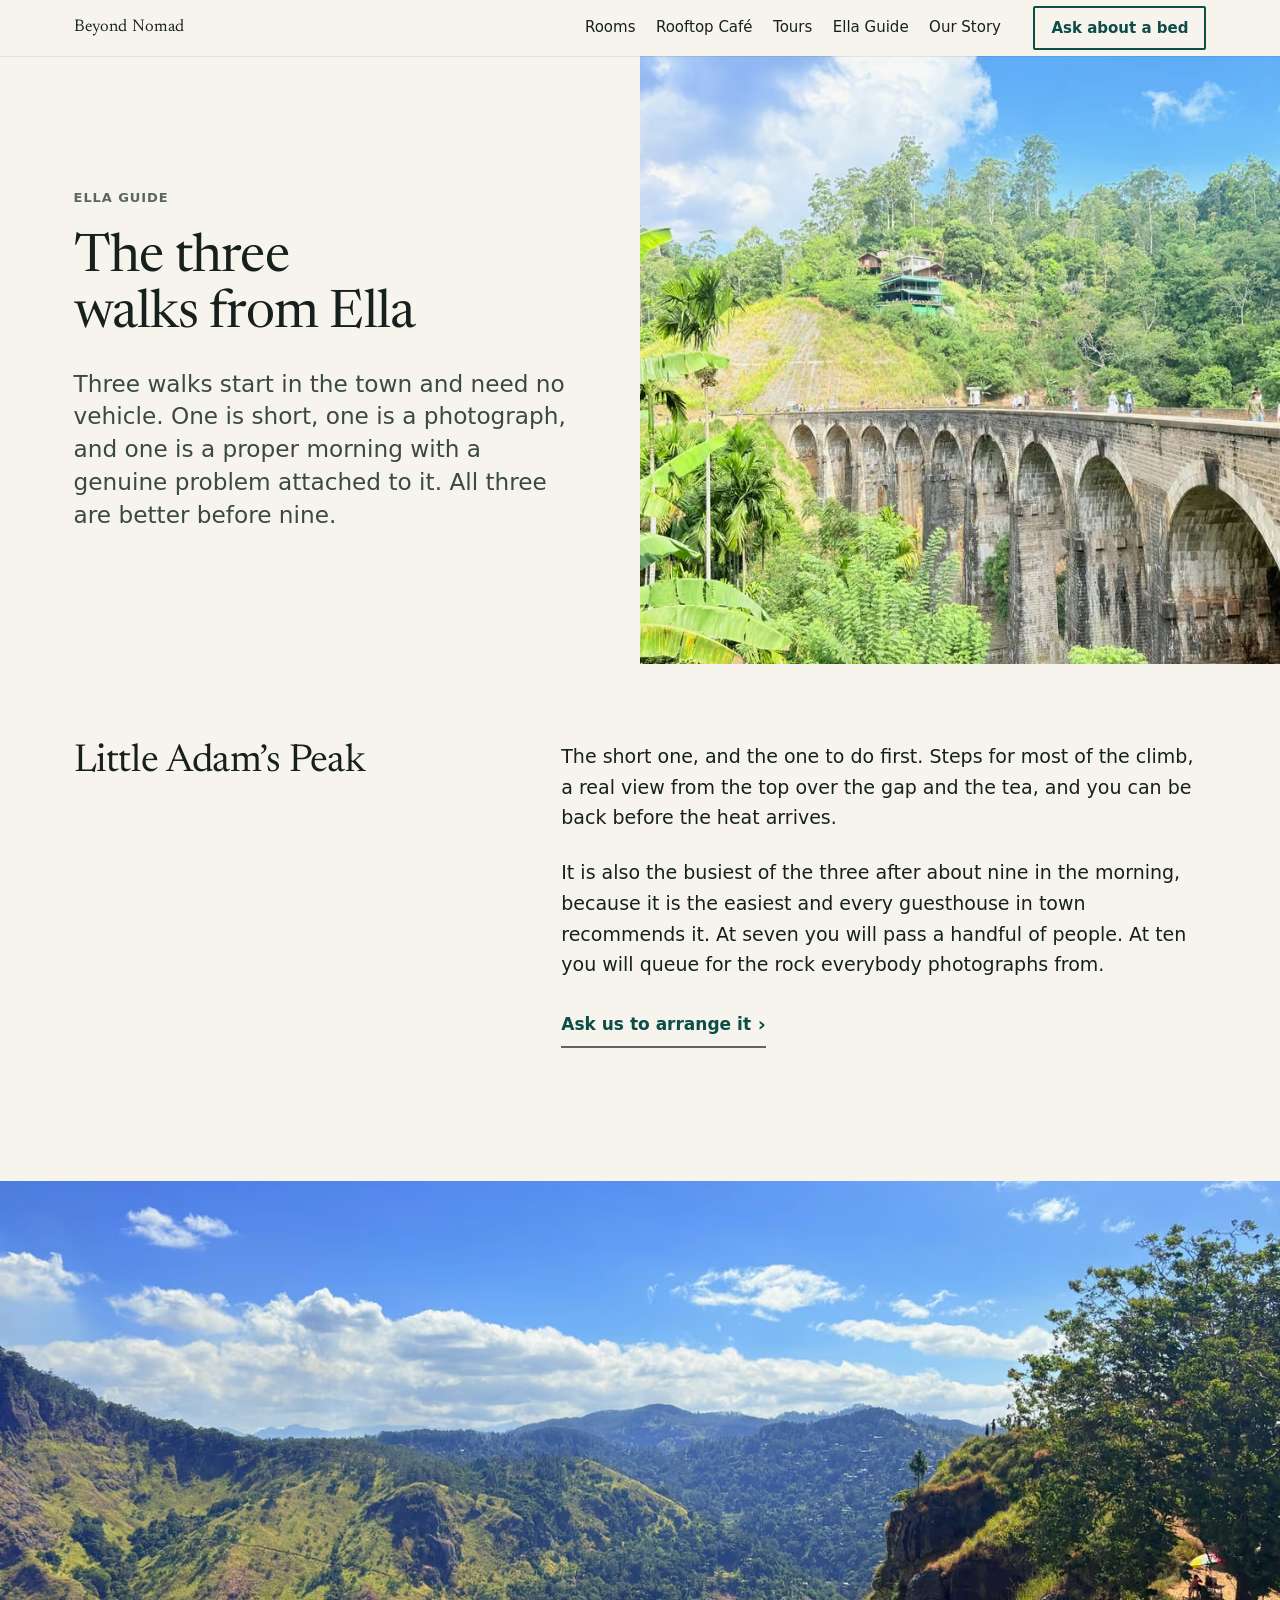
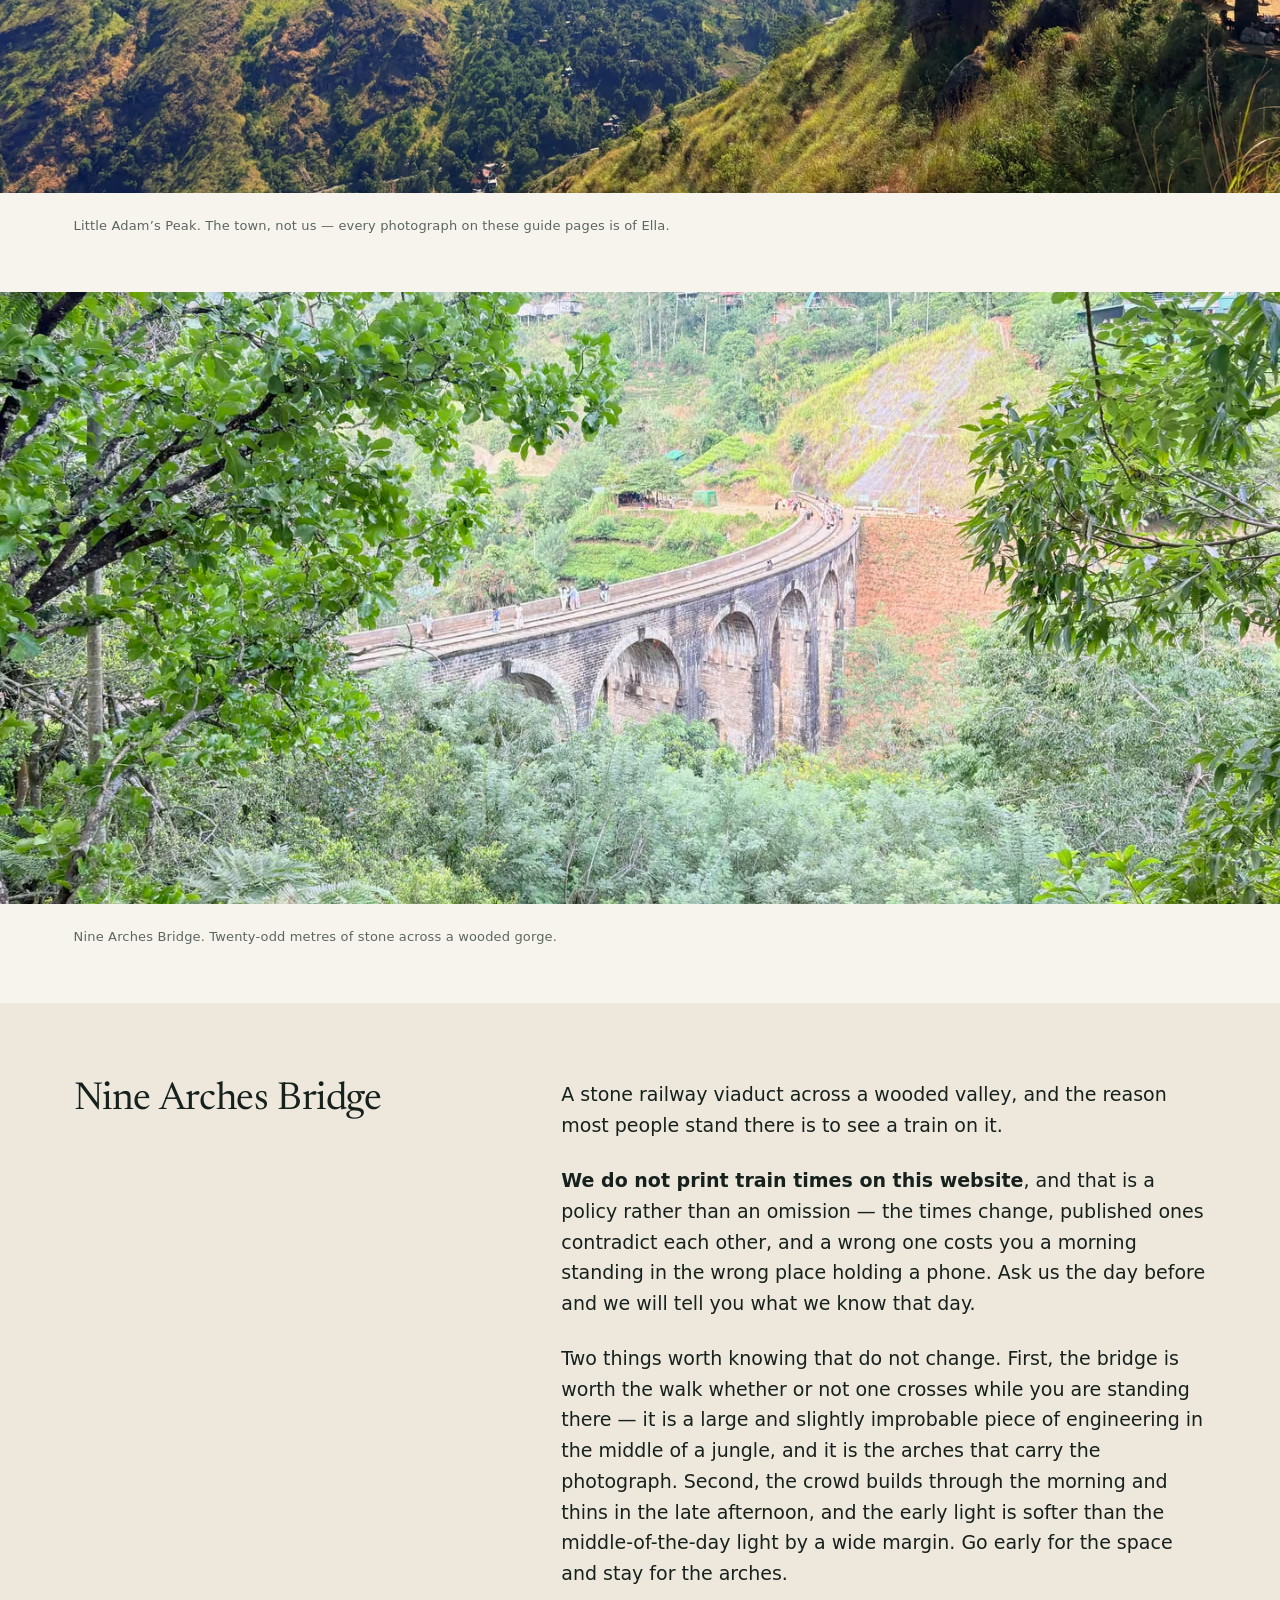
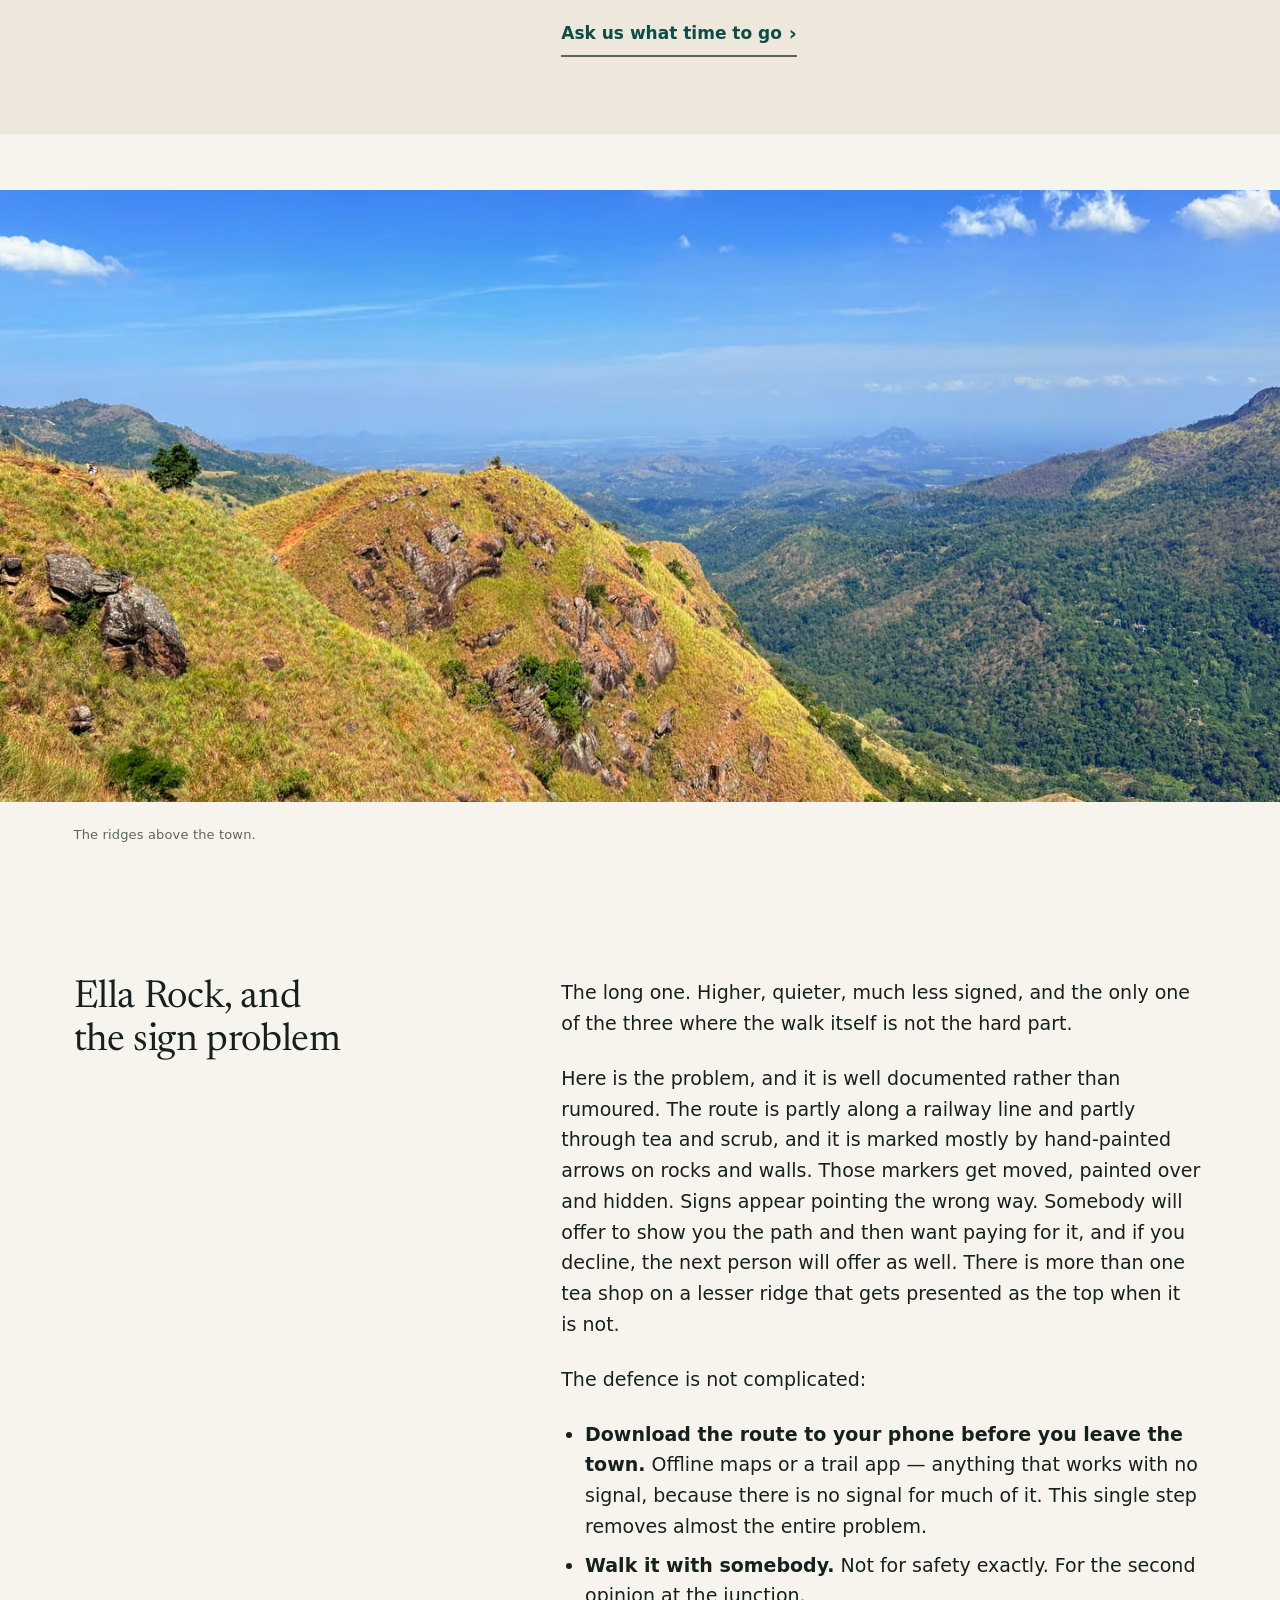
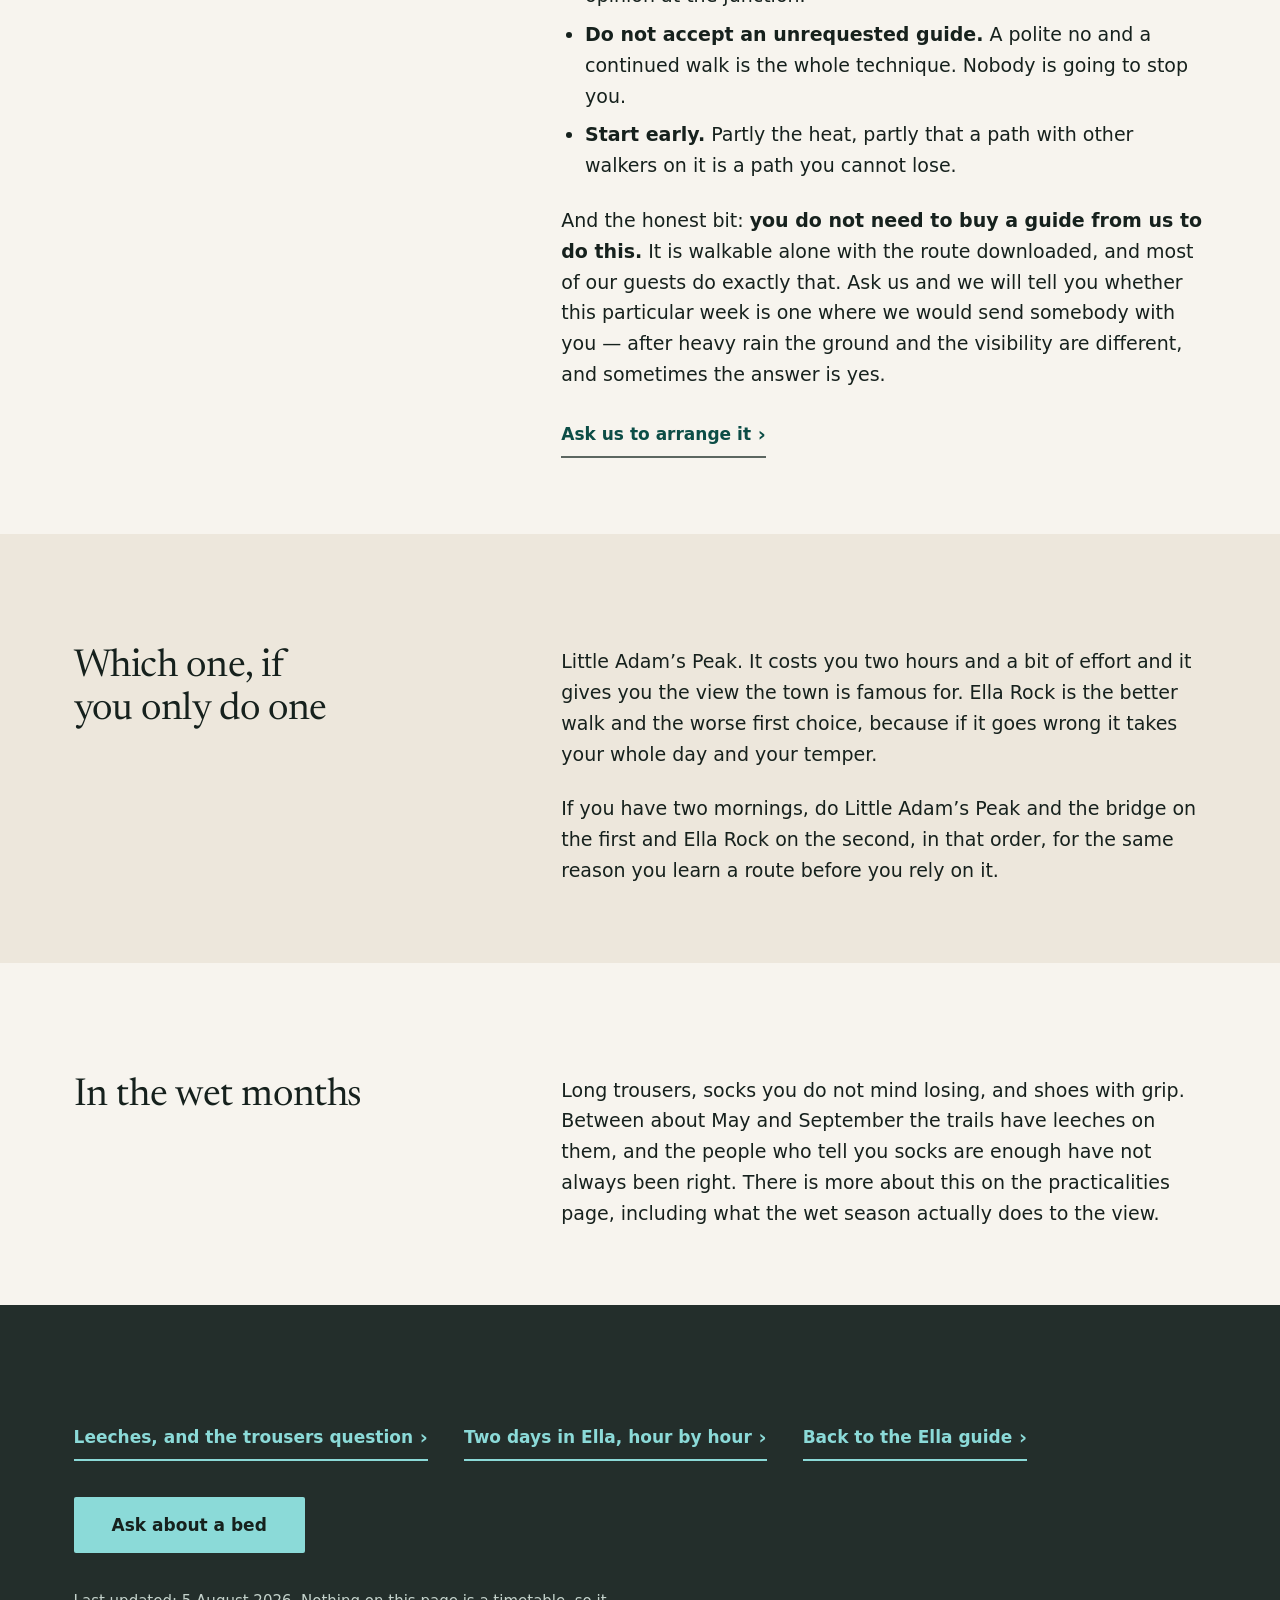
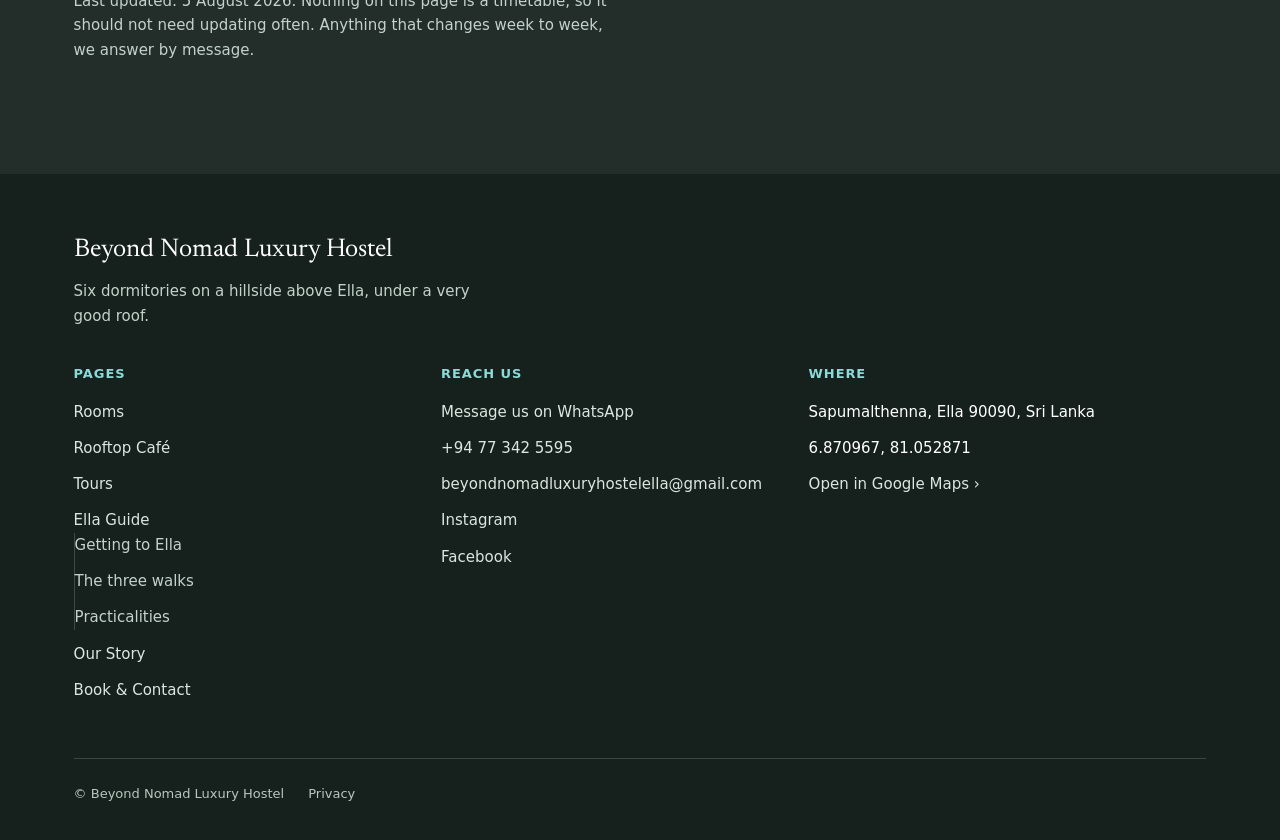
<file: ella/walks/index.html>
<!DOCTYPE html>
<html lang="en">
<head>
<meta charset="utf-8">
<meta name="viewport" content="width=device-width, initial-scale=1">
<title>Ella Rock, Little Adam&#8217;s Peak, Nine Arches | Beyond Nomad</title>
<meta name="description" content="Which climb is which, how long each takes, when to start, and the sign scam on the Ella Rock trail. Plus what a guide is actually for.">
<link rel="canonical" href="https://beyondnomadhostel.com/ella/walks/">
<meta name="theme-color" content="#0E4636">
<meta property="og:site_name" content="Beyond Nomad Luxury Hostel">
<meta property="og:type" content="website">
<meta property="og:locale" content="en">
<meta property="og:url" content="https://beyondnomadhostel.com/ella/walks/">
<meta property="og:title" content="Ella Rock, Little Adam&#8217;s Peak, Nine Arches">
<meta property="og:description" content="Which climb is which, how long each takes, when to start, and the sign scam on the Ella Rock trail. Plus what a guide is actually for.">
<meta property="og:image" content="https://beyondnomadhostel.com/assets/img/og-terrace.jpg">
<meta property="og:image:width" content="1200">
<meta property="og:image:height" content="630">
<meta property="og:image:alt" content="The rooftop terrace at Beyond Nomad, facing a mountain ridge across the Ella valley.">
<meta name="twitter:card" content="summary_large_image">
<link rel="icon" href="/assets/favicon.svg" type="image/svg+xml">
<link rel="apple-touch-icon" href="/assets/apple-touch-icon.png">
<link rel="stylesheet" href="/assets/css/site.css">
</head>
<body>
<a class="skip-link" href="#main">Skip to content</a>

<header class="header" id="site-header">
  <div class="header__inner">
    <a class="wordmark" href="/" aria-label="Beyond Nomad Luxury Hostel — home">Beyond Nomad</a>
    <button class="menu-btn" type="button" id="menu-open" aria-expanded="false" aria-controls="site-menu">
      <svg viewBox="0 0 18 18" aria-hidden="true" focusable="false"><path d="M1 4h16M1 9h16M1 14h16" stroke="currentColor" stroke-width="1.8" fill="none"/></svg>
      Menu
    </button>
    <nav class="nav-desktop" aria-label="Main">
      <a href="/rooms/">Rooms</a>
      <a href="/breakfast/">Rooftop Café</a>
      <a href="/tours/">Tours</a>
      <a href="/ella/">Ella Guide</a>
      <a href="/story/">Our Story</a>
      <a class="btn btn--outline btn--sm" href="/book/">Ask about a bed</a>
    </nav>
  </div>
</header>

<div class="menu" id="site-menu" role="dialog" aria-modal="true" aria-label="Site menu" data-open="false">
  <div class="menu__top">
    <span class="wordmark" aria-hidden="true">Beyond Nomad</span>
    <button class="menu__close" type="button" id="menu-close" aria-label="Close menu">
      Close
      <svg viewBox="0 0 18 18" aria-hidden="true" focusable="false"><path d="M3 3l12 12M15 3L3 15" stroke="currentColor" stroke-width="1.8" fill="none"/></svg>
    </button>
  </div>
  <ul class="menu__list">
    <li><a href="/rooms/">Rooms</a></li>
    <li><a href="/breakfast/">Rooftop Café</a></li>
    <li><a href="/tours/">Tours</a></li>
    <li><a href="/ella/">Ella Guide</a></li>
    <li><a href="/story/">Our Story</a></li>
    <li><a href="/book/">Book &amp; Contact</a></li>
  </ul>
  <div class="menu__contact">
    <a href="https://wa.me/94773425595" data-wa data-wa-intent="bed">Message us on WhatsApp</a>
    <a href="https://instagram.com/beyond_nomad_ella" rel="noopener">Instagram</a>
    <a href="tel:+94773425595">+94 77 342 5595</a>
  </div>
</div>

<main id="main">

  <section class="fold fold--page">
    <div class="fold__panel">
      <p class="eyebrow fold__eyebrow">Ella guide</p>
      <h1>The three walks from Ella</h1>
      <p class="lede fold__sub">Three walks start in the town and need no vehicle. One is short, one is a photograph, and one is a proper morning with a genuine problem attached to it. All three are better before nine.</p>
    </div>
    <div class="fold__media">
      <picture>
        <source type="image/avif" sizes="(min-width: 900px) 52vw, 100vw" srcset="/assets/img/nine-arches-leaves-480.avif 480w, /assets/img/nine-arches-leaves-960.avif 960w, /assets/img/nine-arches-leaves-1440.avif 1440w">
        <source type="image/webp" sizes="(min-width: 900px) 52vw, 100vw" srcset="/assets/img/nine-arches-leaves-480.webp 480w, /assets/img/nine-arches-leaves-960.webp 960w, /assets/img/nine-arches-leaves-1440.webp 1440w">
        <img src="/assets/img/nine-arches-leaves-1440.jpg" fetchpriority="high" decoding="async" alt="The Nine Arches Bridge seen past banana leaves, its arches carrying the line across the gorge.">
      </picture>
    </div>
  </section>

  <section class="section section--tight" id="little-adams-peak">
    <div class="wrap"><div class="spread spread--rail">
      <div class="spread__aside"><h2>Little Adam&#8217;s Peak</h2></div>
      <div class="prose">
      <p>The short one, and the one to do first. Steps for most of the climb, a real view from the top over the gap and the tea, and you can be back before the heat arrives.</p>
      <p>It is also the busiest of the three after about nine in the morning, because it is the easiest and every guesthouse in town recommends it. At seven you will pass a handful of people. At ten you will queue for the rock everybody photographs from.</p>
      <p style="margin-top:var(--s5)"><a class="link-more" href="/tours/#little-adams-peak">Ask us to arrange it</a></p>
      
      </div>
    </div></div>
  </section>

  <figure class="plate">
      <div class="plate__frame">
        <picture>
          <source type="image/avif" sizes="100vw" srcset="/assets/img/little-adams-ridge-path-480.avif 480w, /assets/img/little-adams-ridge-path-960.avif 960w, /assets/img/little-adams-ridge-path-1440.avif 1440w, /assets/img/little-adams-ridge-path-1920.avif 1920w">
          <source type="image/webp" sizes="100vw" srcset="/assets/img/little-adams-ridge-path-480.webp 480w, /assets/img/little-adams-ridge-path-960.webp 960w, /assets/img/little-adams-ridge-path-1440.webp 1440w, /assets/img/little-adams-ridge-path-1920.webp 1920w">
          <img src="/assets/img/little-adams-ridge-path-1440.jpg" width="1440" height="1080" loading="lazy" decoding="async" alt="A path of worn earth running along the spine of a grassy ridge, with tea slopes falling away on both sides and hills behind.">
        </picture>
      </div>
      <figcaption>Little Adam&#8217;s Peak. The town, not us — every photograph on these guide pages is of Ella.</figcaption>
    </figure>

    <figure class="plate">
      <div class="plate__frame">
        <picture>
          <source type="image/avif" sizes="100vw" srcset="/assets/img/nine-arches-curve-480.avif 480w, /assets/img/nine-arches-curve-960.avif 960w, /assets/img/nine-arches-curve-1440.avif 1440w, /assets/img/nine-arches-curve-1920.avif 1920w">
          <source type="image/webp" sizes="100vw" srcset="/assets/img/nine-arches-curve-480.webp 480w, /assets/img/nine-arches-curve-960.webp 960w, /assets/img/nine-arches-curve-1440.webp 1440w, /assets/img/nine-arches-curve-1920.webp 1920w">
          <img src="/assets/img/nine-arches-curve-1440.jpg" width="1440" height="1080" loading="lazy" decoding="async" alt="The Nine Arches Bridge curving away from the near end, its arches in raking light, red earth in the cutting at the right.">
        </picture>
      </div>
      <figcaption>Nine Arches Bridge. Twenty-odd metres of stone across a wooded gorge.</figcaption>
    </figure>

  <section class="section section--tight section--paper2" id="nine-arches-bridge">
    <div class="wrap"><div class="spread spread--rail">
      <div class="spread__aside"><h2>Nine Arches Bridge</h2></div>
      <div class="prose">
      <p>A stone railway viaduct across a wooded valley, and the reason most people stand there is to see a train on it.</p>
      <p><strong>We do not print train times on this website</strong>, and that is a policy rather than an omission &mdash; the times change, published ones contradict each other, and a wrong one costs you a morning standing in the wrong place holding a phone. Ask us the day before and we will tell you what we know that day.</p>
      <p>Two things worth knowing that do not change. First, the bridge is worth the walk whether or not one crosses while you are standing there &mdash; it is a large and slightly improbable piece of engineering in the middle of a jungle, and it is the arches that carry the photograph. Second, the crowd builds through the morning and thins in the late afternoon, and the early light is softer than the middle-of-the-day light by a wide margin. Go early for the space and stay for the arches.</p>
      <p style="margin-top:var(--s5)"><a class="link-more" href="https://wa.me/94773425595" data-wa data-wa-intent="tour" data-wa-label="Nine Arches Bridge">Ask us what time to go</a></p>
      
      </div>
    </div></div>
  </section>

    <figure class="plate">
      <div class="plate__frame">
        <picture>
          <source type="image/avif" sizes="100vw" srcset="/assets/img/little-adams-ridge-480.avif 480w, /assets/img/little-adams-ridge-960.avif 960w, /assets/img/little-adams-ridge-1440.avif 1440w, /assets/img/little-adams-ridge-1920.avif 1920w">
          <source type="image/webp" sizes="100vw" srcset="/assets/img/little-adams-ridge-480.webp 480w, /assets/img/little-adams-ridge-960.webp 960w, /assets/img/little-adams-ridge-1440.webp 1440w, /assets/img/little-adams-ridge-1920.webp 1920w">
          <img src="/assets/img/little-adams-ridge-1440.jpg" width="1440" height="1080" loading="lazy" decoding="async" alt="A ridge line seen from above, tea and scrub falling away on both sides into a wooded valley.">
        </picture>
      </div>
      <figcaption>The ridges above the town.</figcaption>
    </figure>

  <section class="section section--tight" id="ella-rock">
    <div class="wrap"><div class="spread spread--rail">
      <div class="spread__aside"><h2>Ella Rock, and the sign problem</h2></div>
      <div class="prose">
      <p>The long one. Higher, quieter, much less signed, and the only one of the three where the walk itself is not the hard part.</p>
      <p>Here is the problem, and it is well documented rather than rumoured. The route is partly along a railway line and partly through tea and scrub, and it is marked mostly by hand-painted arrows on rocks and walls. Those markers get moved, painted over and hidden. Signs appear pointing the wrong way. Somebody will offer to show you the path and then want paying for it, and if you decline, the next person will offer as well. There is more than one tea shop on a lesser ridge that gets presented as the top when it is not.</p>
      <p>The defence is not complicated:</p>
      <ul>
        <li><strong>Download the route to your phone before you leave the town.</strong> Offline maps or a trail app &mdash; anything that works with no signal, because there is no signal for much of it. This single step removes almost the entire problem.</li>
        <li><strong>Walk it with somebody.</strong> Not for safety exactly. For the second opinion at the junction.</li>
        <li><strong>Do not accept an unrequested guide.</strong> A polite no and a continued walk is the whole technique. Nobody is going to stop you.</li>
        <li><strong>Start early.</strong> Partly the heat, partly that a path with other walkers on it is a path you cannot lose.</li>
      </ul>
      <p>And the honest bit: <strong>you do not need to buy a guide from us to do this.</strong> It is walkable alone with the route downloaded, and most of our guests do exactly that. Ask us and we will tell you whether this particular week is one where we would send somebody with you &mdash; after heavy rain the ground and the visibility are different, and sometimes the answer is yes.</p>
      <p style="margin-top:var(--s5)"><a class="link-more" href="/tours/#ella-rock">Ask us to arrange it</a></p>
      
      </div>
    </div></div>
  </section>

  <section class="section section--tight section--paper2" id="which-one">
    <div class="wrap"><div class="spread spread--rail">
      <div class="spread__aside"><h2>Which one, if you only do one</h2></div>
      <div class="prose">
      <p>Little Adam&#8217;s Peak. It costs you two hours and a bit of effort and it gives you the view the town is famous for. Ella Rock is the better walk and the worse first choice, because if it goes wrong it takes your whole day and your temper.</p>
      <p>If you have two mornings, do Little Adam&#8217;s Peak and the bridge on the first and Ella Rock on the second, in that order, for the same reason you learn a route before you rely on it.</p>
      </div>
    </div></div>
  </section>

  <section class="section section--tight" id="wet-season">
    <div class="wrap"><div class="spread spread--rail">
      <div class="spread__aside"><h2>In the wet months</h2></div>
      <div class="prose">
      <p>Long trousers, socks you do not mind losing, and shoes with grip. Between about May and September the trails have leeches on them, and the people who tell you socks are enough have not always been right. There is more about this on the practicalities page, including what the wet season actually does to the view.</p>
      </div>
    </div></div>
  </section>

  <section class="section section--dark">
    <div class="wrap">
      <div class="onward">
        <a class="link-more" href="/ella/practicalities/#leeches">Leeches, and the trousers question</a>
        <a class="link-more" href="/ella/#48-hours">Two days in Ella, hour by hour</a>
        <a class="link-more" href="/ella/">Back to the Ella guide</a>
      </div>
      <p style="margin-top:var(--s6)"><a class="btn btn--primary" href="/book/">Ask about a bed</a></p>
      <p class="updated" style="margin-top:var(--s6)">Last updated: 5 August 2026. Nothing on this page is a timetable, so it should not need updating often. Anything that changes week to week, we answer by message.</p>
    </div>
  </section>

</main>

<footer class="footer">
  <div class="wrap">
    <p class="footer__brand">Beyond Nomad Luxury Hostel</p>
    <p class="footer__tag">Six dormitories on a hillside above Ella, under a very good roof.</p>
    <div class="footer__cols">
      <div>
        <h2>Pages</h2>
        <ul>
          <li><a href="/rooms/">Rooms</a></li>
          <li><a href="/breakfast/">Rooftop Café</a></li>
          <li><a href="/tours/">Tours</a></li>
          <li><a href="/ella/">Ella Guide</a>
            <ul class="footer__sub">
              <li><a href="/ella/getting-here/">Getting to Ella</a></li>
              <li><a href="/ella/walks/">The three walks</a></li>
              <li><a href="/ella/practicalities/">Practicalities</a></li>
            </ul>
          </li>
          <li><a href="/story/">Our Story</a></li>
          <li><a href="/book/">Book &amp; Contact</a></li>
        </ul>
      </div>
      <div>
        <h2>Reach us</h2>
        <ul>
          <li><a href="https://wa.me/94773425595" data-wa data-wa-intent="bed">Message us on WhatsApp</a></li>
          <li><a href="tel:+94773425595">+94 77 342 5595</a></li>
          <li><a href="mailto:beyondnomadluxuryhostelella@gmail.com">beyondnomadluxuryhostelella@gmail.com</a></li>
          <li><a href="https://instagram.com/beyond_nomad_ella" rel="noopener">Instagram</a></li>
          <li><a href="https://www.facebook.com/profile.php?id=61566782026271" rel="noopener">Facebook</a></li>
        </ul>
      </div>
      <div>
        <h2>Where</h2>
        <ul>
          <li>Sapumalthenna, Ella 90090, Sri Lanka</li>
          <li>6.870967, 81.052871</li>
          <li><a href="https://www.google.com/maps/search/?api=1&amp;query=6.870967,81.052871" rel="noopener">Open in Google Maps ›</a></li>
        </ul>
      </div>
    </div>
    <div class="footer__legal">
      <span>© Beyond Nomad Luxury Hostel</span>
      <a href="/privacy/">Privacy</a>
    </div>
  </div>
</footer>

<div class="stickybar" inert>
  <a class="stickybar__cta" href="/book/">Ask about a bed</a>
  <span class="stickybar__price">LKR 5,000 per bed</span>
</div>

<script type="application/ld+json">
{
  "@context": "https://schema.org",
  "@graph": [
    {
      "@type": "Hostel",
      "@id": "https://beyondnomadhostel.com/#hostel",
      "name": "Beyond Nomad Luxury Hostel",
      "url": "https://beyondnomadhostel.com/"
    },
    {
      "@type": "WebPage",
      "@id": "https://beyondnomadhostel.com/ella/walks/#webpage",
      "url": "https://beyondnomadhostel.com/ella/walks/",
      "name": "The three walks from Ella",
      "description": "Little Adam's Peak, Nine Arches Bridge and Ella Rock, honestly described.",
      "inLanguage": "en",
      "dateModified": "2026-08-05",
      "about": { "@id": "https://beyondnomadhostel.com/#hostel" },
      "publisher": { "@id": "https://beyondnomadhostel.com/#hostel" }
    },
    {
      "@type": "BreadcrumbList",
      "itemListElement": [
      { "@type": "ListItem", "position": 1, "name": "Home", "item": "https://beyondnomadhostel.com/" },
      { "@type": "ListItem", "position": 2, "name": "Ella guide", "item": "https://beyondnomadhostel.com/ella/" },
      { "@type": "ListItem", "position": 3, "name": "The three walks", "item": "https://beyondnomadhostel.com/ella/walks/" }
      ]
    }
  ]
}
</script>

<script src="/assets/js/site.js" defer></script>
</body>
</html>
</file>
<file: assets/css/site.css>
/* Beyond Nomad Luxury Hostel — site.css
   Design system: _redesign-docs/05-art-direction.md
   All contrast ratios in comments are computed, not estimated. */

/* ---------------------------------------------------------------- tokens */
:root {
  /* ---------------------------------------------------------------- ink */
  --ink:        #16211D;   /* body text, headings, the fact plate, the footer, the sticky bar */
  --ink-soft:   #3A4A43;   /* .lede, .hero__sub — the second voice */
  --rock:       #5C6660;   /* .eyebrow, .meta, figcaption, .field__help, input borders, .link-more rule */

  /* ---------------------------------------------------------------- paper */
  --paper:      #F7F4EE;   /* the page */
  --paper-2:    #EDE7DC;   /* .callout, .panel, .diagram, .form-errors — never a whole section */
  --field:      #FFFFFF;   /* inputs, selects, textareas, the QR plate */

  /* ---------------------------------------------------------------- cool: the roof */
  --green-deep: #0C4D46;   /* PRIMARY CTA fill, .link-more, .btn--outline, focus ring on light */
  --green:      #17635C;   /* inline links in body text */
  --glass:      #8BDAD8;   /* 178°, the measured roof hue. FILL AND DARK-SURFACE TEXT ONLY */
  --ridge:      #232E2B;   /* .section--dark. The black steel frame, not an invented grey */

  /* ---------------------------------------------------------------- warm: the tables */
  --timber:     #7A4A20;   /* prices, ledger labels on warm pages, .callout rule */
  --timber-lit: #DD833E;   /* the sunlit table, measured. NON-TEXT ONLY */

  /* ---------------------------------------------------------------- rules */
  --line:       #D9D2C5;   /* decorative hairlines. 1.37:1 — decoration only, never an affordance */
  --line-hard:  #C3B9A5;   /* decorative, heavier: above a caption, section seams */
  --muted-on-dark: #C3D2CB;/* 8.95:1 on --ridge, 10.56:1 on --ink */

  /* ---------------------------------------------------------------- state */
  --alarm:      #8C2F1E;   /* .field-error, invalid input border. 7.53:1 on --paper */
  --alarm-bg:   #FBEDE9;   /* .form-errors surface */

  /* ------------------------------------------------------- the one switch
     The two light temperatures, as a variable. This is what makes the idea a
     system instead of a mood: every hairline label, ledger dt, callout rule and
     figure pre-paint on a page reads the same token, set once per section. */
  --accent:     var(--green-deep);
  --fig-field:  var(--paper-2);
  --focus:      var(--green-deep);

  /* type */
  --font-display: "Newsreader", "Newsreader fallback", Georgia, "Iowan Old Style", "Noto Serif", serif;
  --font-body: system-ui, -apple-system, "Segoe UI", Roboto, "Helvetica Neue", Arial, sans-serif;

  /* The display scale climbs further at the top end than it used to. On a 1440px
     screen the old h2 topped out at 35 px against a 1184px measure, which reads as a
     document rather than as a designed page — headings have to hold a column that
     wide. Small ends are unchanged, so nothing moves on a phone. */
  --fs-hero:  clamp(2.35rem, 3.40vw + 1.58rem, 4.15rem);   /* 37.6 -> 66.4 px, Home H1 only */
  --fs-h1:    clamp(2.10rem, 2.10vw + 1.63rem, 3.50rem);   /* 33.9 -> 56.0 px */
  --fs-h2:    clamp(1.66rem, 1.30vw + 1.37rem, 2.55rem);   /* 26.6 -> 40.8 px */
  --fs-h3:    clamp(1.32rem, 0.50vw + 1.21rem, 1.60rem);   /* 21.1 -> 25.6 px */
  --fs-body:  clamp(1.0625rem, 0.35vw + 1rem, 1.1875rem);  /* 17.1 -> 19.0 px */
  --fs-lede:  clamp(1.20rem, 0.75vw + 1.05rem, 1.45rem);   /* 20.0 -> 23.2 px */
  --fs-small: 0.9375rem;
  --fs-micro: 0.8125rem;

  /* measure tied to the font, so it does not shrink as the type grows */
  --measure:      56ch;
  --measure-wide: 72ch;
  --wide:         78rem;
  --gutter:       clamp(1.25rem, 4.5vw, 4rem);
  /* How far a bleeding element must travel to leave the page: its own gutter plus
     whatever margin the centred wrap is sitting in. Without the second term a
     "full bleed" stops at the wrap's box edge — 96px short of the screen at 1440px,
     which reads as a mistake rather than as an edge. */
  --bleed:        calc(var(--gutter) + max(0px, (100vw - var(--wide)) / 2));

  --s1:.25rem; --s2:.5rem; --s3:.75rem; --s4:1rem; --s5:1.5rem; --s6:2.25rem; --s7:3.5rem; --s8:6rem;
  --section:       clamp(3.5rem, 9vw, 7rem);
  /* The guide pages are twenty-five --tight sections stacked, and at 4rem the gap
     between them was 64px carrying a 41px heading — under two line-heights, which
     is what reads as crowded. */
  --section-tight: clamp(2.5rem, 6vw, 5rem);

  /* One radius on this site. Nothing is a pill and there are no circles. */
  --radius: 2px;
  --hairline: 0 1px 0 rgba(22, 33, 29, .08);
}

/* Self-hosted, same origin. 23,668 bytes measured. SIL OFL 1.1 — assets/fonts/OFL.txt
   ships beside it, as the licence requires. Deliberately NOT preloaded: the LCP element
   on every page is a photograph and the font must not compete with it. */
@font-face {
  font-family: "Newsreader";
  src: url("/assets/fonts/newsreader-display.woff2") format("woff2");
  font-weight: 400;
  font-style: normal;
  font-display: swap;
  unicode-range: U+0000-00FF, U+2013-2014, U+2018-201D, U+2022, U+2026, U+2039-203A, U+2192;
}

/* The fallback is metric-matched, so `swap` changes the letterforms and NOT the line
   count or the block height. Ratios computed from the two fonts' own tables over this
   site's display corpus: avg advance/em Newsreader 0.42010, Georgia 0.45517.
   Newsreader hhea: asc 1470/2000, desc -530/2000, gap 0. */
@font-face {
  font-family: "Newsreader fallback";
  src: local("Georgia");
  size-adjust: 92.29%;
  ascent-override: 79.64%;
  descent-override: 28.71%;
  line-gap-override: 0%;
}
@font-face {
  font-family: "Newsreader fallback";
  src: local("Times New Roman");
  size-adjust: 100.30%;
  ascent-override: 73.28%;
  descent-override: 26.42%;
  line-gap-override: 0%;
}

/* Warm sections and warm pages. One line, and the page changes temperature. */
.is-warm, .section--warm { --accent: var(--timber); --fig-field: #F3E3D3; }

/* ------------------------------------------------------------------ base */
*, *::before, *::after { box-sizing: border-box; }
html { -webkit-text-size-adjust: 100%; scroll-behavior: smooth; }
@media (prefers-reduced-motion: reduce) { html { scroll-behavior: auto; } }

body {
  margin: 0;
  background: var(--paper);
  color: var(--ink);                /* 15.07:1 */
  font: var(--fs-body)/1.62 var(--font-body);
  -webkit-font-smoothing: antialiased;
  overflow-x: hidden;
  padding-bottom: var(--bar-h);
}

/* font-weight 600 on Georgia / New York / Noto Serif has no real cut, so the browser
   synthesises it — every heading was rendering bolder than the CSS claimed. 400 with
   synthesis off is the honest weight and a free upgrade. 05a §3.1. */
/* The display face. font-weight is 400 and font-synthesis is off: the wght axis is
   pinned in the subset, so a browser asked for bold would fake one. */
h1, h2, h3, h4, .wordmark, .card__title, .faq summary, .footer__brand, .menu__list a,
.ledger dt, .ledger__label, .price, .timeline dt, .statement {
  font-family: var(--font-display);
  font-weight: 400;
  font-synthesis: none;
  font-variant-numeric: lining-nums;
}
h1, h2, h3, h4 { margin: 0; text-wrap: balance; }
h1 { font-size: var(--fs-h1); line-height: 1.08; letter-spacing: -.012em; max-width: 24ch; }
h2 { font-size: var(--fs-h2); line-height: 1.10; letter-spacing: -.010em; max-width: 28ch; }
h3 { font-size: var(--fs-h3); line-height: 1.20; max-width: 34ch; }
h4 { font-size: var(--fs-h3); line-height: 1.20; }

/* A heading's space belongs below it, not above it. This one rule replaces forty-odd
   inline margin-top declarations that were scattered through the markup and half of
   which disagreed with each other. */
p { margin: 0 0 var(--s5); text-wrap: pretty; }
p:last-child { margin-bottom: 0; }
strong { font-weight: 700; }   /* 650 is synthesised on most UI faces */
img, svg, video { max-width: 100%; height: auto; display: block; }
ul, ol { margin: 0 0 var(--s5); padding-left: 1.25em; }
li + li { margin-top: var(--s2); }
hr { border: 0; border-top: 1px solid var(--line); margin: var(--s7) 0; }

/* A heading's space belongs below it, not above it — and an h2 at 41px needs more of
   it than an h3 at 26px, which one shared value could not give.

   THIS BLOCK MUST STAY BELOW the p / ul / ol rules above. `h2 + *` and `p` are both
   (0,0,1), so the `margin` SHORTHAND on p wins on source order and resets the top
   margin to zero. Written above them, every heading on the site sat flat on its own
   first paragraph — which is why the markup used to carry `style="margin-top:…"` on
   forty-odd first paragraphs. Those inline styles were compensating for this bug,
   not expressing a decision. */
h1 + *, h2 + * { margin-top: var(--s6); }
h3 + *, h4 + * { margin-top: var(--s5); }

a { color: var(--green); text-decoration-thickness: 1px; text-underline-offset: .18em; }   /* 5.84:1 */
a:hover { color: var(--green-deep); }

:focus-visible { outline: 3px solid var(--focus); outline-offset: 2px; border-radius: 1px; }

::selection { background: var(--glass); color: var(--ink); }

.visually-hidden {
  position: absolute; width: 1px; height: 1px; margin: -1px; padding: 0;
  overflow: hidden; clip-path: inset(50%); white-space: nowrap; border: 0;
}

.skip-link {
  position: absolute; left: var(--s4); top: -100%; z-index: 200;
  background: var(--ink); color: var(--paper); padding: var(--s3) var(--s4);
  border-radius: var(--radius); font-size: var(--fs-small);
}
.skip-link:focus { top: var(--s2); }

/* --------------------------------------------------------------- layout */
.wrap { max-width: var(--wide); margin-inline: auto; padding-inline: var(--gutter); }
.prose { max-width: var(--measure); }

/* ------------------------------------------------------------ L1b spread
   THE FIX FOR THE EMPTY RIGHT HALF.

   `.wrap > .prose` sets a 56ch column inside a 78rem container. On a 1440px screen
   that is a 585px column in a 1168px field: 46% of every prose section was
   structurally empty, and eight of the nine sections on each guide page were built
   that way. That is not "generous whitespace" — whitespace is the shape left by
   something placed, and nothing was placed. It read as an unfinished document.

   So the right field becomes a column with a job. The text keeps its measure — the
   reading experience does not change and neither does the phone, where this whole
   grid collapses to one column. What changes is that the field beside it now holds a
   photograph, a caption, a set of figures or a marginal note.

   Editorially this is the oldest layout there is: a text block and a margin. It is
   what Kinfolk, Cereal, Aesop and every well-set travel monograph do, and it is what
   the "European taste" the client is asking for actually resolves to at the layout
   level — an asymmetric two-column field, a text column that never grows past its
   measure, and a margin that carries the image. */
.spread { display: grid; gap: var(--s6); }
@media (min-width: 1024px) {
  .spread {
    grid-template-columns: minmax(0, 1.15fr) minmax(0, 1fr);
    gap: clamp(2.5rem, 4.5vw, 5rem);
    align-items: start;
  }
  /* The grid column IS the measure here, so the inner cap would only fight it. */
  .spread > .prose { max-width: none; }
  /* Text is always first in the DOM. --flip moves the margin to the left visually
     without touching the reading order, so alternating sides down a page costs
     nothing in accessibility. */
  .spread--flip > :first-child { order: 2; }
  /* A narrower text column when the margin carries the subject rather than a note. */
  .spread--media { grid-template-columns: minmax(0, 1fr) minmax(0, 1.1fr); }
  /* Rail: the aside comes FIRST in the DOM and takes the narrow left column — a
     heading or a standfirst holding open the margin for the content beside it.
     No `order` here, so the reading order is already the visual order. */
  .spread--rail { grid-template-columns: minmax(0, 1fr) minmax(0, 1.5fr); }
  .spread--rail > .spread__aside { padding-right: var(--s5); }
  /* The margin bleeds to the outer page edge on the media variant — that is what
     makes it a spread and not two boxes sitting side by side. */
  .spread--bleed > .spread__aside { margin-right: calc(var(--bleed) * -1); }
  .spread--bleed.spread--flip > .spread__aside { margin-right: 0; margin-left: calc(var(--bleed) * -1); }
}
.spread__aside > :first-child { margin-top: 0; }
.spread__aside .fig, .spread__aside figure { margin: 0; }

/* The marginal note: the quiet thing that goes in the field when a photograph would
   be too loud. Hairline above, small, set in the section's own accent. */
.marginal {
  font-size: var(--fs-small); line-height: 1.5; color: var(--rock);
  border-top: 2px solid var(--accent); padding-top: var(--s3); margin: 0;
}
.marginal + .marginal { margin-top: var(--s5); }
.marginal b, .marginal strong {
  display: block; font-family: var(--font-display); font-weight: 400;
  font-size: var(--fs-h3); line-height: 1.2; color: var(--ink); margin-bottom: var(--s1);
  font-variant-numeric: lining-nums tabular-nums;
}
.section--dark .marginal { color: var(--muted-on-dark); }
.section--dark .marginal b, .section--dark .marginal strong { color: var(--paper); }

.tabular { font-variant-numeric: lining-nums tabular-nums; }
.section { padding-block: var(--section); }
.section--tight { padding-block: var(--section-tight); }
.section--dark { background: var(--ridge); color: var(--paper); }     /* 10.87:1 */
/* --accent has to flip with the surface or it stays --green-deep (#0C4D46) on
   --ridge (#232E2B) — 1.31:1, invisible. Nothing used it on a dark band until the
   /book/ route ledger did, so the bug was latent rather than absent. 05b §3.1 L9. */
.section--dark { --focus: var(--glass); --accent: var(--glass); --fig-field: #1A2422; }
.section--dark a { color: var(--glass); }                              /* 7.30:1 */
.section--dark a:hover { color: #fff; }
.section--paper2 { background: var(--paper-2); }
/* The old form of this rule tested the colour of the FOLLOWING section instead of
   the preceding one, so every plain band after a coloured one lost its top padding
   and its heading butted into the seam. D-07. */
/* Two plain bands in a row do not need two lots of padding at the seam, so the
   second drops its top. But a band that paints its OWN surface always keeps it:
   without the top padding the coloured edge lands flush on the heading, which is
   what "Where you would sleep", "What is not up here", "Ask about a bed" and
   "Finding us" were all doing.
   .section--dark on its own is (0,1,0) and lost to `.section + .section` at
   (0,2,0) every time. Written with .section it ties at (0,2,0) and wins on order,
   which is the whole fix. */
.section + .section { padding-top: 0; }
.section.section--dark, .section.section--paper2,
.section--dark + .section, .section--paper2 + .section { padding-top: var(--section); }
/* A full-bleed plate or a fold is not a .section, so the band after it never lost
   its padding — but it did gain a double gap. Halve it at that seam. */
.plate + .section, .fold + .section { padding-top: var(--section-tight); }

.eyebrow, .hero__eyebrow, .panel dt, .contact-list dt, .footer h2 {
  font-family: var(--font-body);
  font-size: var(--fs-micro);
  font-weight: 600;
  text-transform: uppercase;
  letter-spacing: .07em;      /* .08em overflowed the hero panel at 390px */
  line-height: 1.5;
  color: var(--rock);
}
.eyebrow { margin: 0 0 var(--s4); }
.section--dark .eyebrow { color: var(--glass); }
/* 32ch at 23px is a 380px orphan in a 1168px field. 38ch still reads as a lede and
   stops looking like a stranded fragment on a desktop. */
.lede { font-size: var(--fs-lede); line-height: 1.42; color: var(--ink-soft); max-width: 38ch; }  /* 8.54:1 */
.section--dark .lede { color: #E6EFEA; }
.meta { font-size: var(--fs-small); color: var(--rock); }              /* 5.43:1 */
.section--dark .meta,
.section--dark .card__meta,
.section--dark .updated,
.section--dark figcaption { color: var(--muted-on-dark); }
.rule { border: 0; border-top: 1px solid var(--line); margin: 0; }
.section--dark .rule { border-color: rgba(143, 217, 190, .28); }

/* --------------------------------------------------------------- header */
.header {
  position: sticky; top: 0; z-index: 90;
  background: var(--paper); box-shadow: var(--hairline);
  transition: transform 200ms ease;
}
.header[data-hidden="true"] { transform: translateY(-100%); }
/* ...but never while something inside it has focus. position: sticky means the
   browser's scroll-into-view has nothing to scroll: the layout box is already in the
   viewport and only the paint is displaced. Specificity (0,3,0) beats the (0,2,0)
   hide rule above. QA 🟠-1. */
.header[data-hidden="true"]:focus-within { transform: none; }
.header__inner {
  max-width: var(--wide); margin-inline: auto; padding-inline: var(--gutter);
  min-height: 56px; display: flex; align-items: center; gap: var(--s4);
}
.wordmark {
  font-family: var(--font-display); font-size: 1.0625rem; font-weight: 400;
  letter-spacing: .01em; color: var(--ink); text-decoration: none; margin-right: auto;
  padding: var(--s2) 0;
}
.wordmark:hover { color: var(--green-deep); }

.menu-btn {
  font: 600 var(--fs-small)/1 var(--font-body);
  min-height: 44px; padding: 0 var(--s3); margin-right: calc(var(--s3) * -1);
  background: none; border: 0; color: var(--ink); cursor: pointer;
  display: inline-flex; align-items: center; gap: var(--s2);
}
.menu-btn:hover { color: var(--green-deep); }
.menu-btn svg { width: 18px; height: 18px; }

.nav-desktop { display: none; }

@media (min-width: 1024px) {
  .menu-btn { display: none; }
  .nav-desktop { display: flex; align-items: center; gap: clamp(.75rem, 1.6vw, 1.5rem); }
  .nav-desktop a:not(.btn) {
    color: var(--ink); text-decoration: none; font-size: var(--fs-small); font-weight: 500;
    padding: var(--s2) 0; border-bottom: 2px solid transparent;
  }
  .nav-desktop a:not(.btn):hover { color: var(--green-deep); border-bottom-color: var(--green-deep); }
  .nav-desktop a[aria-current="page"] { border-bottom-color: var(--timber); }
  .nav-desktop .btn { margin-left: var(--s3); }
}

/* ----------------------------------------------------------- menu panel */
.menu {
  position: fixed; inset: 0; z-index: 120; display: none;
  background: var(--ridge); color: var(--paper);
  padding: var(--s4) var(--gutter) max(var(--s6), env(safe-area-inset-bottom));
  flex-direction: column;
  --focus: var(--glass);
}
.menu[data-open="true"] { display: flex; }
.menu__top { min-height: 56px; display: flex; align-items: center; justify-content: space-between; }
.menu__close {
  font: 600 var(--fs-small)/1 var(--font-body); min-height: 44px; padding: 0 var(--s3);
  margin-right: calc(var(--s3) * -1);
  background: none; border: 0; color: var(--paper); cursor: pointer;
  display: inline-flex; align-items: center; gap: var(--s2);
}
.menu__close svg { width: 18px; height: 18px; }
/* bottom-anchored list — 03-ux-architecture.md §7.1: the top half of a phone is out of thumb reach */
.menu__list { margin-top: auto; list-style: none; padding: 0; }
.menu__list li { margin: 0; }
.menu__list a {
  display: block; padding: var(--s3) 0; min-height: 56px;
  font-family: var(--font-display); font-size: 1.35rem; color: var(--paper);
  text-decoration: none; border-bottom: 1px solid rgba(143, 217, 190, .18);
  display: flex; align-items: center;
}
.menu__list a:hover, .menu__list a:focus-visible { color: var(--glass); }
.menu__contact { margin-top: var(--s5); font-size: var(--fs-small); display: grid; gap: var(--s3); }
.menu__contact a { color: var(--glass); }

/* ------------------------------------------------------------- buttons */
.btn {
  display: inline-flex; align-items: center; justify-content: center; gap: var(--s2);
  min-height: 56px; padding: var(--s3) var(--s6);
  font: 600 1.0625rem/1.2 var(--font-body); text-align: center;
  border: 2px solid transparent; border-radius: var(--radius);
  cursor: pointer; text-decoration: none;
  transition: background-color 150ms ease, color 150ms ease, border-color 150ms ease;
}
.btn--primary { background: var(--green-deep); color: #fff; }     /* 10.78:1 — §7.4 target was 7:1 */
.btn--primary:hover { background: #0A3729; color: #fff; }
/* Glass-filled controls need an INSET ink ring: a --glass outline outside a --glass
   button is 1.00:1, and on the sticky bar the outer edge lands on --ink (1.53:1),
   so no single outline colour works there. ink on glass = 10.33:1.
   05a-art-direction-review.md D-05. */
.section--dark .btn--primary:focus-visible,
.stickybar__cta:focus-visible,
.section--dark .chip:hover:focus-visible {
  outline: 3px solid var(--ink); outline-offset: -6px;
}
.btn--outline { background: none; color: var(--green-deep); border-color: var(--green-deep); }  /* 9.82:1 */
.btn--outline:hover { background: var(--green-deep); color: #fff; }
.section--dark .btn--primary { background: var(--glass); color: var(--ink); }   /* 10.11:1 */
.section--dark .btn--primary:hover { background: #fff; color: var(--ink); }
.section--dark .btn--outline { color: var(--glass); border-color: var(--glass); }
.section--dark .btn--outline:hover { background: var(--glass); color: var(--ink); }
.btn--sm { min-height: 44px; padding: var(--s2) var(--s4); font-size: var(--fs-small); }
.btn--block { width: 100%; }

/* T2 navigational link */
.link-more {
  display: inline-flex; align-items: center; gap: .4em; min-height: 44px;
  font-weight: 600; font-size: 1.0625rem; color: var(--green-deep); text-decoration: none;
  border-bottom: 2px solid var(--rock);        /* 5.43:1 — --line was 1.37:1 (D-06) */
}
.link-more:hover { color: var(--green-deep); border-bottom-color: var(--green-deep); }
.section--dark .link-more { color: var(--glass); border-bottom-color: currentColor; }  /* was 2.67:1 composited; now 8.76:1 */
.section--dark .link-more:hover { color: #fff; border-bottom-color: #fff; }
.link-more::after { content: "›"; font-size: 1.15em; line-height: 1; }
.link-more--plain { border-bottom: 0; }

.ext::after {
  content: ""; display: inline-block; width: .62em; height: .62em; margin-left: .3em;
  background: currentColor; vertical-align: baseline;
  clip-path: polygon(38% 0, 100% 0, 100% 62%, 84% 62%, 84% 27%, 27% 84%, 16% 73%, 73% 16%, 38% 16%);
}

/* --------------------------------------------------------- sticky bar */
.stickybar {
  position: fixed; left: 0; right: 0; bottom: 0; z-index: 80;
  display: none; align-items: stretch;
  background: var(--ink); color: #fff;
  padding-bottom: env(safe-area-inset-bottom);
  transform: translateY(100%); transition: transform 200ms ease;
}
.stickybar[data-show="true"] { transform: translateY(0); }
.stickybar__cta {
  flex: 0 0 62%; display: flex; align-items: center; justify-content: center;
  min-height: 56px; background: var(--glass); color: var(--ink);   /* 10.11:1 */
  font: 600 1.0625rem/1 var(--font-body); text-decoration: none;
}
.stickybar__cta:hover { background: #fff; color: var(--ink); }
.stickybar__price {
  flex: 1 1 38%; display: flex; align-items: center; justify-content: center;
  font-size: var(--fs-small); color: #fff; text-align: center; padding-inline: var(--s2);
}
@media (max-width: 1023px) {
  .stickybar { display: flex; }
  /* Space is reserved from the start, so the bar sliding in shifts nothing. */
  body:has(.stickybar) { padding-bottom: calc(56px + env(safe-area-inset-bottom)); }
}
@media (prefers-reduced-motion: reduce) { .stickybar { transition: none; } }
.copy-fallback { width: 100%; font: 1rem/1.4 var(--font-body); padding: var(--s3); border: 1px solid var(--rock); border-radius: var(--radius); }

/* ================================================================== the fold
   L3 `overlap` — a cream panel climbing into the bottom-left corner of the
   photograph — is replaced by L3b `.fold`: the screen divided vertically, type on
   one side and a full-height photograph on the other, both bleeding to their own
   edges.

   The constraint that produced `overlap` still binds and is still right. Text over
   this photograph measures 1.41:1 / 2.13:1 / 3.91:1, and a scrim opaque enough to
   fix it erases the green light the entire palette is built on. So there is still
   NO TYPE OVER THE HERO. What changes is that the type now has a side of the page
   instead of a box dropped onto the picture — the panel reads as one half of a
   designed spread rather than as an element covering a photograph's corner.

   This is the fold every hotel site worth copying uses, and it is the one shape
   that satisfies the contrast rule without apologising for it: the photograph is
   uncropped at the top, unscrimmed, full height, and the words are on paper at
   15.07:1. 05a D-01 and 05b §3.2 are honoured, not overruled. */
.fold { background: var(--paper); }
.fold__media { overflow: hidden; background: var(--fig-field); }
.fold__media img {
  width: 100%; height: 58svh; min-height: 17rem;
  object-fit: cover; object-position: 42% 50%; display: block;
}
.fold__panel {
  padding: clamp(2rem, 7vw, 3rem) var(--gutter) clamp(2.5rem, 8vw, 3.5rem);
  display: flex; flex-direction: column; justify-content: center;
}
.fold h1 {
  font-size: var(--fs-hero); line-height: 1.03; letter-spacing: -.019em;
  /* 16ch, not 15. The home h1 opens "A twenty-six-bed" as one unbreakable unit —
     sixteen characters — and at 15ch the line could not hold it, so the article
     was stranded on a display line of its own above the number. The measure was
     tuned when that unit was "A fourteen-bed" and fitted. Nothing else on the
     site sets a fold h1 anywhere near the cap, so this only moves the one that
     was broken. */
  max-width: 16ch; text-wrap: balance;
  /* "twenty-six-bed" carries real hyphens and the browser will break the line on
     them given half a chance, which stranded "A twenty-" on its own line. */
  hyphens: none; overflow-wrap: normal;
}
/* The separator must not be allowed to sit at the end of a line, and the whole
   line has to survive the panel at 1024px, so the two halves are held together and
   the break, if there is one, happens between them. */
.fold__eyebrow { margin: 0 0 var(--s5); max-width: none; }
.fold__sub { margin: var(--s5) 0 0; max-width: 34ch; }
.fold__actions {
  display: flex; flex-wrap: wrap; align-items: center;
  gap: var(--s4) var(--s6); margin-top: clamp(1.75rem, 4vw, 2.75rem);
}

/* The five facts used to be a black band slammed across the page directly under the
   fold. Three of them, set as a hairline row inside the panel, do the same job
   without a second full-width element competing with the photograph. */
.fold__facts {
  list-style: none; margin: clamp(2rem, 5vw, 3rem) 0 0; padding: var(--s4) 0 0;
  border-top: 1px solid var(--line-hard);
  display: grid; gap: var(--s3) var(--s5);
  grid-template-columns: repeat(auto-fit, minmax(8.5rem, 1fr));
}
.fold__facts li { margin: 0; font-size: var(--fs-small); line-height: 1.35; color: var(--ink-soft); }
.fold__facts b {
  display: block; font-family: var(--font-display); font-weight: 400;
  font-synthesis: none; font-variant-numeric: lining-nums tabular-nums;
  font-size: var(--fs-h3); line-height: 1.15; color: var(--ink); margin-bottom: 2px;
}

@media (min-width: 900px) {
  .fold {
    display: grid; grid-template-columns: 48fr 52fr;
    /* 56px is the header's own min-height, so the fold fills exactly what is left of
       the first screen and the next section's edge sits just below it — visible
       enough to say "there is more", not so much that it eats the photograph. */
    min-height: min(calc(100svh - 56px), 54rem);
  }
  .fold__media { grid-column: 2; position: relative; }
  /* `height: 100%` on the img cannot resolve here — its containing block is a grid
     item whose own height is auto — so the browser fell back to the intrinsic
     height. A landscape source then left bare --fig-field under it (that is the
     "bottom half looks wrong" on /rooms/ and /tours/) and a portrait source stretched
     the whole fold past the viewport (/breakfast/). Taking the picture out of flow
     gives it a definite box to fill. */
  .fold__media picture { position: absolute; inset: 0; display: block; }
  .fold__media img { width: 100%; height: 100%; min-height: 0; object-fit: cover; }
  .fold__panel { padding-inline: max(var(--gutter), calc((100vw - var(--wide)) / 2 + var(--gutter))) clamp(2.5rem, 4vw, 4rem); }
  .fold h1 { max-width: 17ch; }
}

/* Under 900px the photograph goes first: on a phone the picture is the headline,
   and the H1 still leads the document for anything reading the DOM. */
@media (max-width: 899px) {
  .fold__media { order: -1; }
  .fold { display: flex; flex-direction: column; }
}

/* --page: the same fold, shorter and evenly split, for the eleven interior pages.
   Every one of them opened on a headline and a standfirst alone on a cream field,
   with the first photograph a screen and a half further down — which is the same
   defect as the empty right half, rotated. An interior page earns a smaller fold
   than Home, not none. */
.fold--page .fold__media img { height: 42svh; min-height: 13rem; }
.fold--page h1 { font-size: var(--fs-h1); line-height: 1.06; letter-spacing: -.014em; max-width: 18ch; }
@media (min-width: 900px) {
  .fold--page { grid-template-columns: 1fr 1fr; min-height: min(calc(82svh - 56px), 38rem); }
  .fold--page h1 { max-width: 16ch; }
  /* `.fold--page .fold__media img` is (0,2,1) and was beating the (0,1,1) rule above
     that fills the grid row, so on every interior page the photograph stopped at
     42svh and the rest of the media column showed bare --fig-field underneath it.
     That is the "bottom half of the picture looks wrong" on /breakfast/, /tours/,
     /ella/ and /story/. */
  .fold--page .fold__media img { height: 100%; min-height: 0; }
  .fold--page .fold__panel { padding-block: clamp(2.5rem, 5vw, 4rem); }
}

/* ======================================================= L11 statement plate
   THE ONE PLACE ON THIS SITE WHERE TYPE SITS ON A PHOTOGRAPH.

   The site-wide ban was never a style preference — it was a measurement. Every
   publishable frame in the library was tested for a lower-left type block under a
   bottom-anchored gradient, and thirty-three of the thirty-four fail: the terrace
   floor is painted a bright yellow-green and lit, so even a 0.72 scrim leaves
   17-56% of the type area under 4.5:1, and a scrim heavy enough to fix that is the
   one that erases the green light the palette is built on.

   `sunset-ridge` is the exception and it is not a close call. Measured on the crop
   this component actually renders:

     desktop  1440x800, object-position 50% 70%, scrim 0.35 -> worst 9.74:1, 0% under AA
     1920x1000 ................................ same        -> worst 9.91:1, 0% under AA
     mobile   390x44svh, object-position 50% 100%, scrim 0.60 -> worst  4.58:1, 0% under AA

   The gradient is anchored to the bottom and dies at 55%, so the orange band and the
   ranges behind it are untouched: the picture is not dimmed, only its dark hillside
   is deepened where the words go. If this component is ever pointed at another
   photograph, re-run that measurement first. It will almost certainly fail. */
.plate--statement { position: relative; isolation: isolate; }
.plate--statement img {
  width: 100%; height: 44svh; min-height: 15rem;
  object-fit: cover; object-position: 50% 100%; display: block;
}
.plate--statement::after {
  content: ""; position: absolute; inset: 45% 0 0; z-index: 1; pointer-events: none;
  background: linear-gradient(to bottom, rgba(0,0,0,0) 0%, rgba(0,0,0,.60) 100%);
}
.plate--statement__type {
  position: absolute; z-index: 2; left: 0; right: 0; bottom: 0;
  max-width: var(--wide); margin-inline: auto;
  padding: 0 var(--gutter) clamp(1.75rem, 5vw, 3.5rem);
  color: var(--paper);
}
.plate--statement__type .eyebrow { color: var(--glass); margin-bottom: var(--s3); }
.plate--statement__line {
  font-family: var(--font-display); font-weight: 400; font-synthesis: none;
  font-size: var(--fs-h1); line-height: 1.08; letter-spacing: -.012em;
  max-width: 20ch; margin: 0; text-wrap: balance;
}
@media (min-width: 900px) {
  .plate--statement img { height: min(72svh, 40rem); object-position: 50% 70%; }
  /* Desktop measures 9.74:1 at 0.35, so the gradient lightens and the photograph
     keeps more of itself. */
  .plate--statement::after { inset: 42% 0 0; background: linear-gradient(to bottom, rgba(0,0,0,0) 0%, rgba(0,0,0,.35) 100%); }
  .plate--statement__line { max-width: 16ch; }
}

/* -------------------------------------------------------------- figure */
figure { margin: 0; }
.fig { margin-block: var(--s6); }
.fig__frame { background: var(--fig-field) center/cover no-repeat; border-radius: var(--radius); overflow: hidden; }
.fig img { width: 100%; }
/* 05b §5.11. A caption is a different voice from the body, not smaller body text:
   micro size, tracked open, capped at a short measure so it never runs the width of
   a full-bleed plate, and hung under a hairline that starts at the image's left edge. */
figcaption {
  font-size: var(--fs-micro); line-height: 1.45; letter-spacing: .012em;
  color: var(--rock); margin-top: var(--s3); max-width: 44ch;
}

.duo { display: grid; gap: var(--s5); }
@media (min-width: 720px) {
  .duo { grid-template-columns: 1fr 1fr; align-items: start; }
  /* One height across the row. Two figures at their own intrinsic aspects made a
     ragged pair whose captions sat on two different baselines. */
  .duo--even { align-items: stretch; }
  .duo--even > figure { display: flex; flex-direction: column; }
  .duo--even img { height: clamp(16rem, 24vw, 24rem); object-fit: cover; }
}

/* ---------------------------------------------------------- room cards */
.cards { display: grid; gap: var(--s5); list-style: none; padding: 0; margin: 0; }
.cards li { margin: 0; }
@media (min-width: 760px) { .cards--3 { grid-template-columns: repeat(3, 1fr); } }
@media (min-width: 620px) { .cards--4 { grid-template-columns: repeat(2, 1fr); } }
@media (min-width: 1000px) { .cards--4 { grid-template-columns: repeat(4, 1fr); } }

.card { display: flex; flex-direction: column; height: 100%; }
.card a.card__link { text-decoration: none; color: inherit; display: flex; flex-direction: column; height: 100%; }
.card a.card__link:hover .card__title { color: var(--green-deep); text-decoration: underline; text-underline-offset: .18em; }
.card__frame { background: var(--paper-2) center/cover no-repeat; border-radius: var(--radius); overflow: hidden; }
.card__frame img { width: 100%; aspect-ratio: 4 / 3; object-fit: cover; }
/* Figure rows inside a .cards grid: same contract, since they sit in the same row
   and a viewer reads them as one set. */
.cards > div > .fig img, .cards > li > .fig img { aspect-ratio: 4 / 3; object-fit: cover; }
.card__body { padding-top: var(--s4); display: flex; flex-direction: column; gap: var(--s1); flex: 1; }
.card__title { font-family: var(--font-display); font-size: var(--fs-h3); font-weight: 400; margin: 0; }
.card__meta { font-size: var(--fs-small); color: var(--rock); margin: 0; }
.card__price { font-size: var(--fs-small); font-weight: 700; color: var(--ink); margin: var(--s2) 0 0; }

/* horizontal scroller (mobile) — 20px peek of the next card */
@media (max-width: 759px) {
  .scroller {
    display: grid; grid-auto-flow: column; grid-auto-columns: calc(100% - 20px - var(--s5));
    gap: var(--s5); overflow-x: auto; scroll-snap-type: x mandatory;
    padding-inline: var(--gutter); margin-inline: calc(var(--gutter) * -1);
    scroll-padding-inline-start: var(--gutter);   /* else snap lands under the padding */
    scrollbar-width: none; overscroll-behavior-x: contain;
  }
  .scroller::-webkit-scrollbar { display: none; }
  .scroller > li { scroll-snap-align: start; }
  .scroller-count { font-size: var(--fs-small); color: var(--rock); margin-top: var(--s4); }
}
@media (min-width: 760px) { .scroller-count { display: none; } }

/* ------------------------------------------------------------- blocks */
.block { padding-block: var(--s7); border-top: 1px solid var(--line); }
.block:first-of-type { border-top: 0; padding-top: 0; }
.block__head { display: flex; flex-wrap: wrap; gap: var(--s2) var(--s4); align-items: baseline; margin-bottom: var(--s4); }
.block__spec { list-style: none; padding: 0; margin: 0 0 var(--s5); display: flex; flex-wrap: wrap; gap: var(--s2) var(--s4); font-size: var(--fs-small); color: var(--ink); }

/* The same margin-head idea as .spread, applied to the twelve .block entries on
   /tours/ and /rooms/. Each was a full 1120px-wide article holding a 25px title and
   two short paragraphs, which is why the tours page read as a list of stubs: the
   line length made the copy look thinner than it is. Title and spec hang in the
   left column, the prose keeps its measure in the right. */
@media (min-width: 1024px) {
  /* Only when the title is a DIRECT child. On /rooms/ each .block wraps a .split
     whose own first column already holds the title, so the unguarded rule pushed
     that entire split into column 2 and left column 1 empty — the exact defect this
     rule exists to remove, reintroduced one page over. */
  .block:has(> .block__head) {
    display: grid; grid-template-columns: minmax(0, 1fr) minmax(0, 1.5fr);
    gap: 0 clamp(2.5rem, 4.5vw, 5rem); align-items: start;
  }
  /* Both are placed definitely, so grid resolves them before auto-placement and the
     body's first element still lands on row 1, level with the title, instead of
     being pushed down past the spec list. */
  .block:has(> .block__head) > .block__head { grid-column: 1; grid-row: 1; margin-bottom: var(--s4); }
  .block:has(> .block__head) > .block__spec { grid-column: 1; grid-row: 2; }
  .block:has(> .block__head) > :not(.block__head):not(.block__spec) { grid-column: 2; max-width: var(--measure); }
}
.block__spec li { margin: 0; }
.block__spec li + li::before { content: "·"; margin-right: var(--s4); color: var(--rock); }
.block__spec strong { font-weight: 700; }

/* The separator is a ::before on the FOLLOWING item, so when the row wraps the
   "·" travels to the new line and starts it — a bullet dangling in the left
   margin under "4 beds · Any gender". This was in the build from the beginning
   and nobody saw it, because every "390 px" screenshot taken on this project was
   really a 500 px render cropped to 390 (see tools/shot.sh) and the row does not
   wrap at 500. At a real phone width it always wrapped, even with three items.
   Below 620 the list stacks and the separators go: four short labelled facts in
   a column scan better on a phone than one long wrapped line, and it cannot
   orphan anything. This matters more for /tours/ than for here — C-28 gives each
   tour block five spec items, which would wrap twice. */
@media (max-width: 619px) {
  .block__spec { display: grid; gap: var(--s1); }
  .block__spec li + li::before { content: none; }
}

.checklist { list-style: none; padding: 0; }
.checklist li { position: relative; padding-left: 1.75rem; }
.checklist li::before {
  content: ""; position: absolute; left: 0; top: .55em; width: .7rem; height: .7rem;
  background: var(--green); clip-path: polygon(0 55%, 38% 100%, 100% 12%, 100% 34%, 38% 100%, 0 78%);
}

.callout {
  background: var(--paper-2); border-left: 3px solid var(--accent);
  padding: var(--s5); border-radius: var(--radius); margin-block: var(--s6);
}
.section--dark .callout { background: rgba(255, 255, 255, .06); border-left-color: var(--glass); }

/* ---------------------------------------------------------------- FAQ
   Capped at the wide measure. Left uncapped it stretched the full 1168px content
   field, which put the open/close chevron the better part of a metre from the
   question it belongs to on a large screen. */
.faq { border-top: 1px solid var(--line); max-width: var(--measure-wide); }
.faq details { border-bottom: 1px solid var(--line); }
.faq summary {
  cursor: pointer; list-style: none; padding: var(--s5) 2.5rem var(--s5) 0; position: relative;
  font-family: var(--font-display); font-size: var(--fs-h3); font-weight: 400; min-height: 44px;
}
.faq summary::-webkit-details-marker { display: none; }
.faq summary::after {
  content: ""; position: absolute; right: .35rem; top: 50%; width: .8rem; height: .8rem;
  margin-top: -.4rem; border-right: 2px solid var(--green-deep); border-bottom: 2px solid var(--green-deep);
  transform: rotate(45deg); transition: transform 150ms ease;
}
.faq details[open] summary::after { transform: rotate(-135deg); }
.faq__answer { padding-bottom: var(--s5); max-width: var(--measure); }

/* ------------------------------------------------------------- ratings
   Two scores, each tied to the platform that produced it. That attribution is the
   whole reason they can ship: the old site published "★ 9.3" and "Rated 4.9/5"
   side by side with nothing to check them against, and they read as invented
   because there was no way to tell that they were not. 4.9 is Google's five-point
   scale and 9.3 is Hostelworld's ten-point one, which is why both are true.
   Deliberately NOT in the JSON-LD: self-serving aggregateRating markup is against
   Google's own structured-data guidelines. tools/check.py still forbids it. */
.ratings {
  display: flex; flex-wrap: wrap; gap: var(--s5) var(--s7);
  list-style: none; padding: 0; margin: 0 0 var(--s7);
}
.ratings li {
  margin: 0; font-size: var(--fs-micro); text-transform: uppercase;
  letter-spacing: .07em; font-weight: 600; color: var(--rock);
}
.ratings b {
  display: block; font-family: var(--font-display); font-weight: 400;
  font-synthesis: none; font-variant-numeric: lining-nums;
  font-size: clamp(2.1rem, 2.2vw + 1.6rem, 3.1rem); line-height: 1;
  letter-spacing: -.015em; color: var(--ink); text-transform: none;
}
.ratings b span { font-size: .45em; color: var(--rock); letter-spacing: 0; }
.section--dark .ratings li { color: var(--muted-on-dark); }
.section--dark .ratings b { color: var(--paper); }

/* -------------------------------------------------------------- quotes
   Real guest reviews, confirmed by the owner as genuine posts. Set as pull-quotes
   in the display face rather than as cards with star rows: the stars on the old
   site were the least believable thing on it, and two different ratings were
   published beside each other on the same page. The words and the country do the
   work; the link goes to the place where anyone can check them. */
.quotes { display: grid; gap: var(--s6); list-style: none; padding: 0; margin: 0; }
@media (min-width: 720px) { .quotes { grid-template-columns: repeat(3, 1fr); gap: clamp(1.75rem, 3vw, 3.5rem); } }
/* A quote set at --fs-h3 needs room. Below ~230px per column it breaks over eight
   lines and stops reading as a sentence. */
.quotes blockquote p { max-width: 30ch; }
.quotes li { margin: 0; }
.quotes figure { margin: 0; display: flex; flex-direction: column; height: 100%; }
.quotes blockquote {
  margin: 0; font-family: var(--font-display); font-weight: 400; font-synthesis: none;
  font-size: var(--fs-h3); line-height: 1.34; color: var(--ink);
  border-top: 2px solid var(--accent); padding-top: var(--s4); flex: 1;
}
.quotes figcaption {
  margin-top: var(--s4); max-width: none;
  font-size: var(--fs-micro); text-transform: uppercase; letter-spacing: .07em;
  font-weight: 600; color: var(--rock);
}
.section--dark .quotes blockquote { color: var(--paper); }
.section--dark .quotes figcaption { color: var(--muted-on-dark); }

/* ---------------------------------------------------------------- chips */
.chips { display: flex; flex-wrap: wrap; gap: var(--s3); list-style: none; padding: 0; margin: 0; }
.chips li { margin: 0; }
.chip {
  display: flex; flex-direction: column; gap: 2px; align-items: flex-start;
  min-height: 56px; justify-content: center; padding: var(--s3) var(--s5);
  background: var(--paper); border: 2px solid var(--green-deep); border-radius: var(--radius);
  color: var(--green-deep); text-decoration: none; font-weight: 600; cursor: pointer;
  font-family: var(--font-body); font-size: 1.0625rem; text-align: left;
}
.chip:hover { background: var(--green-deep); color: #fff; }
.chip small { font-weight: 400; font-size: var(--fs-micro); opacity: .85; }
.section--dark .chip { background: transparent; border-color: var(--glass); color: var(--glass); }
.section--dark .chip:hover { background: var(--glass); color: var(--ink); }

/* ---------------------------------------------------------------- film */
.film { margin-block: var(--s6); }
.film__btn {
  position: relative; display: block; width: 100%; padding: 0; border: 0; cursor: pointer;
  background: var(--paper-2) center/cover no-repeat; border-radius: var(--radius); overflow: hidden;
}
.film__btn img { width: 100%; }
.film__play {
  position: absolute; inset: 0; display: flex; align-items: center; justify-content: center;
  background: linear-gradient(to top, rgba(22, 33, 29, .55), rgba(22, 33, 29, .12));
}
.film__play span {
  display: inline-flex; align-items: center; gap: var(--s3);
  background: var(--paper); color: var(--ink); padding: var(--s3) var(--s5);
  border-radius: var(--radius); font: 600 1.0625rem/1 var(--font-body);
}
.film__play svg { width: 16px; height: 16px; }
.film__note { font-size: var(--fs-small); color: var(--rock); margin-top: var(--s3); }
.film video { width: 100%; border-radius: var(--radius); background: #000; }

/* ---------------------------------------------------------------- form */
.form { max-width: 36rem; }
.field { margin-bottom: var(--s5); }
.field > label, .field legend {
  display: block; font-weight: 600; font-size: 1rem; margin-bottom: var(--s2); color: var(--ink);
}
.field legend { padding: 0; }
.field__help { font-size: var(--fs-small); color: var(--rock); margin: var(--s2) 0 0; }
.field__hint { font-size: var(--fs-small); color: var(--rock); margin: 0 0 var(--s2); }
input[type="date"], input[type="text"], input[type="tel"], input[type="email"],
input[type="number"], select, textarea {
  width: 100%; font: 1rem/1.4 var(--font-body);          /* 16px floor — iOS zoom */
  min-height: 52px; padding: var(--s3) var(--s4);
  color: var(--ink); background: #fff;
  border: 1px solid var(--rock); border-radius: var(--radius);
  appearance: none;
}
textarea { min-height: 6.5rem; resize: vertical; }
select {
  background-image: url("data:image/svg+xml,%3Csvg xmlns='http://www.w3.org/2000/svg' viewBox='0 0 12 8'%3E%3Cpath fill='%230E4636' d='M1 1l5 5 5-5'/%3E%3C/svg%3E");
  background-repeat: no-repeat; background-position: right var(--s4) center; background-size: 12px 8px;
  padding-right: 2.75rem;
}
input:focus-visible, select:focus-visible, textarea:focus-visible { border-color: var(--green-deep); }
input[aria-invalid="true"], select[aria-invalid="true"], textarea[aria-invalid="true"] { border-color: #8C2F1E; border-width: 2px; }

.radios { display: flex; flex-wrap: wrap; gap: var(--s3); border: 0; padding: 0; margin: 0 0 var(--s5); }
.radios label {
  display: inline-flex; align-items: center; gap: var(--s3); min-height: 52px;
  padding: var(--s2) var(--s5) var(--s2) var(--s4);
  border: 1px solid var(--rock); border-radius: var(--radius); background: #fff;
  font-weight: 500; cursor: pointer;
}
.radios input { width: 1.15rem; height: 1.15rem; accent-color: var(--green-deep); margin: 0; }
.radios label:has(input:checked) { border-color: var(--green-deep); border-width: 2px; background: var(--paper-2); }

.check { display: flex; gap: var(--s3); align-items: flex-start; margin-bottom: var(--s5); }
.check input { width: 1.35rem; height: 1.35rem; min-width: 1.35rem; margin: .18rem 0 0; accent-color: var(--green-deep); }
.check label { font-size: 1rem; line-height: 1.5; }

.field-error {
  display: flex; gap: var(--s2); align-items: flex-start;
  color: #8C2F1E;                                        /* 5.6:1 on --paper */
  font-size: var(--fs-small); font-weight: 600; margin: var(--s2) 0 0;
}
.field-error::before { content: ""; flex: 0 0 auto; width: 1rem; height: 1rem; margin-top: .12rem; background: currentColor; clip-path: polygon(50% 0, 100% 100%, 0 100%); }
.field-error[hidden] { display: none; }

.form-errors {
  background: #FBEDE9; border-left: 3px solid #8C2F1E; padding: var(--s4) var(--s5);
  border-radius: var(--radius); margin-bottom: var(--s6);
}
.form-errors h3 { font-size: 1.0625rem; margin-bottom: var(--s2); font-family: var(--font-body); }
.form-errors ul { margin: 0; padding-left: 1.1rem; font-size: var(--fs-small); }
.form-errors a { color: #8C2F1E; }
.form-errors[hidden] { display: none; }

.nights { font-size: var(--fs-small); font-weight: 600; color: var(--green-deep); min-height: 1.5em; margin: calc(var(--s5) * -1 + var(--s2)) 0 var(--s5); }
.honey { position: absolute; left: -9999px; width: 1px; height: 1px; overflow: hidden; }

.panel { background: var(--paper-2); border-radius: var(--radius); padding: var(--s6) var(--s5); border-top: 3px solid var(--green-deep); }
.panel h2 { margin-bottom: var(--s4); }
.panel dl { margin: 0 0 var(--s5); }
.panel dt { font-size: var(--fs-micro); text-transform: uppercase; letter-spacing: .07em; color: var(--rock); margin-bottom: var(--s1); }
.panel dd { margin: 0 0 var(--s4); }
.panel[hidden] { display: none; }

/* -------------------------------------------------------------- dialog */
dialog {
  max-width: 30rem; width: calc(100% - 2rem); border: 0; border-radius: var(--radius);
  padding: var(--s6) var(--s5); background: var(--paper); color: var(--ink);
  box-shadow: 0 12px 40px rgba(22, 33, 29, .3);
}
dialog::backdrop { background: rgba(22, 33, 29, .68); }
.dialog__top { display: flex; justify-content: space-between; align-items: flex-start; gap: var(--s4); margin-bottom: var(--s4); }
.dialog__close { background: none; border: 0; cursor: pointer; font: 600 var(--fs-small)/1 var(--font-body); color: var(--ink); min-height: 44px; padding: 0 var(--s2); }
.dialog__qr { display: flex; justify-content: center; padding: var(--s5); background: #fff; border: 1px solid var(--line); border-radius: var(--radius); margin-bottom: var(--s3); }
.dialog__qr svg, .dialog__qr canvas { max-width: 100%; height: auto; image-rendering: pixelated; }
.dialog__options { list-style: none; padding: 0; margin: var(--s5) 0 0; display: grid; gap: var(--s3); }
.dialog__options li { margin: 0; }
.dialog__options a, .dialog__options button {
  display: block; width: 100%; text-align: left; background: none; cursor: pointer;
  border: 1px solid var(--rock); border-radius: var(--radius); padding: var(--s3) var(--s4);
  min-height: 56px; color: var(--ink); text-decoration: none; font: 600 1rem/1.35 var(--font-body);
}
.dialog__options a:hover, .dialog__options button:hover { border-color: var(--green-deep); background: var(--paper-2); }
.dialog__options small { display: block; font-weight: 400; font-size: var(--fs-micro); color: var(--rock); margin-top: 2px; }

/* --------------------------------------------------------------- table */
.contact-list { margin: 0; display: grid; gap: var(--s4); }
.contact-list div { display: grid; gap: var(--s1); }
.contact-list dt { font-size: var(--fs-micro); text-transform: uppercase; letter-spacing: .07em; color: var(--rock); }
.contact-list dd { margin: 0; font-size: 1.0625rem; overflow-wrap: anywhere; }
.section--dark .contact-list dt { color: #C3D2CB; }

/* ------------------------------------------------------------- diagram */
.diagram { background: var(--paper-2); border-radius: var(--radius); padding: var(--s5); }
.diagram svg { width: 100%; height: auto; font-family: var(--font-body); }
/* A light-surface island inside a .section--dark must reset the contract, or
   --glass text inherits onto cream and renders at 1.33:1 — which is what the
   "Open in Google Maps" link on /book/ was doing. D-04. */
.diagram, .section--dark .panel { color: var(--ink); --focus: var(--green-deep); }
.diagram a, .section--dark .panel a { color: var(--green-deep); }   /* 8.76:1 on --paper-2 */
.diagram a:hover, .section--dark .panel a:hover { color: var(--ink); }
.diagram figcaption { color: var(--rock); }                          /* 4.84:1 */

/* -------------------------------------------------------------- footer */
.footer { background: var(--ink); color: #fff; --focus: var(--glass); padding-block: var(--s7) var(--s6); }
.footer a { color: #DCE6E1; text-decoration: none; }
.footer a:hover { color: var(--glass); text-decoration: underline; text-underline-offset: .18em; }
.footer__brand { font-family: var(--font-display); font-size: var(--fs-h3); margin: 0 0 var(--s2); }
.footer__tag { color: var(--muted-on-dark); font-size: var(--fs-small); max-width: 26rem; margin: 0 0 var(--s6); }
.footer__cols { display: grid; gap: var(--s6); margin-bottom: var(--s7); }
@media (min-width: 700px) { .footer__cols { grid-template-columns: 1fr 1fr; } }
@media (min-width: 1024px) { .footer__cols { grid-template-columns: 1fr 1fr 1.2fr; } }
.footer h2 { font-size: var(--fs-micro); text-transform: uppercase; letter-spacing: .07em; color: var(--glass); font-family: var(--font-body); font-weight: 600; margin-bottom: var(--s4); }
.footer ul { list-style: none; padding: 0; margin: 0; display: grid; gap: var(--s3); font-size: var(--fs-small); }
.footer li { margin: 0; }
.footer__legal { border-top: 1px solid rgba(255, 255, 255, .16); padding-top: var(--s5); font-size: var(--fs-micro); color: #B7C6BF; display: flex; flex-wrap: wrap; gap: var(--s2) var(--s5); }
.footer__legal a { color: #B7C6BF; }

/* ------------------------------------------------------------ reduced */
@media (prefers-reduced-motion: reduce) {
  *, *::before, *::after { animation-duration: .001ms !important; animation-iteration-count: 1 !important; transition-duration: .001ms !important; }
}

/* -------------------------------------------------------------- print */
@media print {
  .header, .stickybar, .menu, .film, .fold__media { display: none; }
  body { background: #fff; color: #000; padding: 0; }
  .fold, .fold__panel { background: #fff; color: #000; display: block; min-height: 0; padding-inline: 0; }
  .fold h1, .fold__sub, .fold__facts { color: #000; }
}

/* ------------------------------------------------------------- timeline
   The hour-by-hour itinerary on /ella/. A description list rather than a
   pre-formatted block so the hours stay readable at 360px and the whole
   thing survives being screenshotted, which is what people do with it. */
.timeline { margin: var(--s5) 0 0; }
.timeline > div { display: grid; gap: var(--s1); padding: var(--s4) 0; border-top: 1px solid var(--line); }
.timeline > div:last-child { border-bottom: 1px solid var(--line); }
@media (min-width: 620px) { .timeline > div { grid-template-columns: 7rem 1fr; gap: var(--s5); } }
.timeline dt { font-variant-numeric: tabular-nums; font-weight: 700; font-size: var(--fs-small); color: var(--green-deep); letter-spacing: .01em; }
.timeline dd { margin: 0; max-width: var(--measure); }
.section--dark .timeline > div { border-color: rgba(143, 217, 190, .28); }
.section--dark .timeline dt { color: var(--glass); }

/* Guide page foot: onward links plus the honest freshness line. */
.onward { display: flex; flex-wrap: wrap; gap: var(--s3) var(--s6); align-items: center; }
.updated { font-size: var(--fs-small); color: var(--rock); max-width: var(--measure); }

/* The three Ella-guide spokes in the footer. They are not decoration: the sitemap
   plus these links are what keeps ~4,000 words of the site's entire organic-search
   strategy at crawl depth 1. 09-review.md R-11. */
.footer__sub { margin: var(--s3) 0 var(--s2); padding-left: var(--s4); border-left: 1px solid rgba(255, 255, 255, .18); gap: var(--s2); }
.footer__sub a { color: var(--muted-on-dark); }

/* ==================================================================== LAYOUT
   Ten primitives, per 05b-art-direction-v2.md §3.1. Every page was previously
   .wrap > .prose stacked vertically, which is one primitive. NO PRIMITIVE PUTS
   TEXT OVER A PHOTOGRAPH — that is a system rule, not a preference, and it is
   what 02-concept-and-world.md §6.3 bans by name. */

/* ------------------------------------------------------------ L2 plate */
.plate { margin-block: var(--s7); }
.plate__frame { background: var(--fig-field) center/cover no-repeat; overflow: hidden; }
/* Landscape frames put their subject below the midline and their sky above it, so a
   centred 16:9 crop of a 4:3 source returns mostly sky — which is what /ella/walks/
   and /ella/getting-here/ were showing. 62% favours the ground. */
.plate img { width: 100%; aspect-ratio: 16 / 9; max-height: 62svh; object-fit: cover; object-position: 50% 62%; display: block; }
.plate figcaption { max-width: var(--wide); margin-inline: auto; padding: var(--s3) var(--gutter) 0; }
@media (min-width: 900px) { .plate img { max-height: 68svh; } }

@media (min-width: 900px) {
    }

/* ------------------------------------------------------------ L4 split
   Asymmetric 7/5, and the image column bleeds to the outer page edge — which is
   what makes it a split and not two boxes. Replaces .duo's symmetric 1fr 1fr. */
.split { display: grid; gap: var(--s6); }
@media (min-width: 860px) {
  .split { grid-template-columns: 7fr 5fr; gap: clamp(2.25rem, 4vw, 4rem); align-items: start; }
  .split > .split__media { margin-right: calc(var(--bleed) * -1); }
  /* Text is always first in the DOM; --flip moves the image to the left edge
     visually without reordering the reading order. */
  .split--flip { grid-template-columns: 5fr 7fr; }
  .split--flip > .split__media { order: -1; margin-right: 0; margin-left: calc(var(--bleed) * -1); }
}
.split__media img { width: 100%; aspect-ratio: 3 / 2; object-fit: cover; display: block; }
/* The 3:2 above exists to keep split heights predictable, and it should stay the default.
   One frame cannot live inside it: the terrace group on /story/ is 3:4 with Sando standing
   at the very bottom, so the landscape crop cut the dog off entirely while the caption went
   on naming him. Cropping the picture to fit the grid and leaving the caption describing
   what the crop removed is the exact failure mode §2 of the handoff is about. The grid
   gives way instead. */
.split__media--portrait img { aspect-ratio: 3 / 4; }

/* .frame-note lived here from 2026-08-12 to 2026-08-13 — a dashed empty frame that
   said, in the 4-bed mixed dorm's slot on /rooms/ and on Home, that there was no
   photograph of that room yet. It existed because the photograph that had been
   there was of a female dorm, and because the owner told us guests arrive asking
   for the room in the picture. His replacement photographs arrived by email the
   next day, so the rule is deleted along with both of its uses, exactly as its
   own comment instructed. It is in git if the situation ever repeats. */

/* ------------------------------------------------------------ L5 pair
   One warm frame and one cool frame at one shared height, unequal widths. This is
   the ONLY place on the site where the two light temperatures are allowed to
   touch, and it is allowed because the pairing is the statement. */
.pair { display: grid; gap: var(--s4); }
.pair img { width: 100%; display: block; }
.pair > figure { margin: 0; }
.pair > figure:first-child img { aspect-ratio: 3 / 2; }
.pair > figure:last-child img { aspect-ratio: 2 / 3; }
@media (min-width: 720px) {
  .pair { grid-template-columns: 3fr 2fr; align-items: stretch; }
  .pair > figure { display: flex; flex-direction: column; }
  .pair img { height: clamp(18rem, 34vw, 28rem); object-fit: cover; }
}
.pair__caption { grid-column: 1 / -1; }

/* ------------------------------------------------------------ L6 strip
   3-5 portrait cells at one height, unequal widths: the sequence has a subject,
   and the subject is wider. */
.strip { display: grid; grid-auto-flow: column; list-style: none; padding: 0; margin: 0; gap: var(--s3); }
.strip > li { margin: 0; }
.strip figure { margin: 0; }
.strip img { width: 100%; aspect-ratio: 4 / 5; object-fit: cover; display: block; }
.strip figcaption { padding-top: var(--s2); }
@media (max-width: 759px) {
  .strip {
    grid-auto-columns: 68%;
    overflow-x: auto; scroll-snap-type: x mandatory;
    padding-inline: var(--gutter); margin-inline: calc(var(--gutter) * -1);
    scroll-padding-inline-start: var(--gutter);
    scrollbar-width: none; overscroll-behavior-x: contain;
  }
  .strip::-webkit-scrollbar { display: none; }
  .strip > li { scroll-snap-align: start; }
}
@media (min-width: 760px) {
  .strip { grid-auto-columns: 1fr; align-items: start; }
  .strip--4 { grid-template-columns: 1.35fr 1fr 1fr 1.15fr; grid-auto-flow: row dense; }
  .strip--3 { grid-template-columns: 1.4fr 1fr 1.1fr; grid-auto-flow: row dense; }
  /* One height across the row. With aspect-ratio and unequal columns the cells came
     out three different heights and the captions landed on three different
     baselines, which is exactly what this primitive exists to avoid. */
  /* Landscape cells, not portrait ones. Every source in this library is a 4:3 or 3:2
     landscape frame, and cropping those to 4:5 threw away the side of the picture
     that had the subject in it — the pool table became a corner of felt and a
     lampshade. One height, unequal widths, and the crop stays close to the frame. */
  .strip img { aspect-ratio: auto; height: clamp(13rem, 19vw, 19rem); object-fit: cover; object-position: 50% 42%; }
}

/* ------------------------------------------------------------ L7 ledger */
.ledger { margin: var(--s5) 0 0; }
.ledger > div { display: grid; gap: var(--s1); padding-block: var(--s4); border-top: 1px solid var(--line); }
.ledger > div:last-child { border-bottom: 1px solid var(--line); }
@media (min-width: 620px) { .ledger > div { grid-template-columns: 8rem 1fr; gap: var(--s5); } }
.ledger dt, .ledger__label {
  font-size: var(--fs-h3); line-height: 1.2;
  font-variant-numeric: lining-nums tabular-nums;
  color: var(--accent);
}
.ledger dd { margin: 0; max-width: var(--measure); }
.ledger dd > :first-child { margin-top: 0; }

/* ------------------------------------------------------------ L8 statement
   One sentence at h1 size against a deliberately empty right two-thirds. The
   typographic full stop, and the honest opener for a page with no photography. */
.statement { max-width: 24ch; font-size: var(--fs-h1); line-height: 1.08; letter-spacing: -.012em; }
.section--statement { padding-block: clamp(3rem, 8vw, 6rem) clamp(2rem, 5vw, 3.5rem); }

/* The price, in the display face, in the warm temperature. It is the site's single
   most-repeated string and it was setting in the UI sans. */
.price, .card__price {
  font-family: var(--font-display); font-weight: 400;
  font-variant-numeric: lining-nums tabular-nums;
  font-size: var(--fs-h3); color: var(--timber);
}
.section--dark .price, .section--dark .card__price { color: var(--glass); }

/* Long unbroken strings — the email address is 38 characters — must not overflow a
   fixed-position or clipped ancestor at 320 CSS px. QA 🟠-6. */
.contact-list dd, .dialog__options small, .panel dd { overflow-wrap: anywhere; }
</file>
